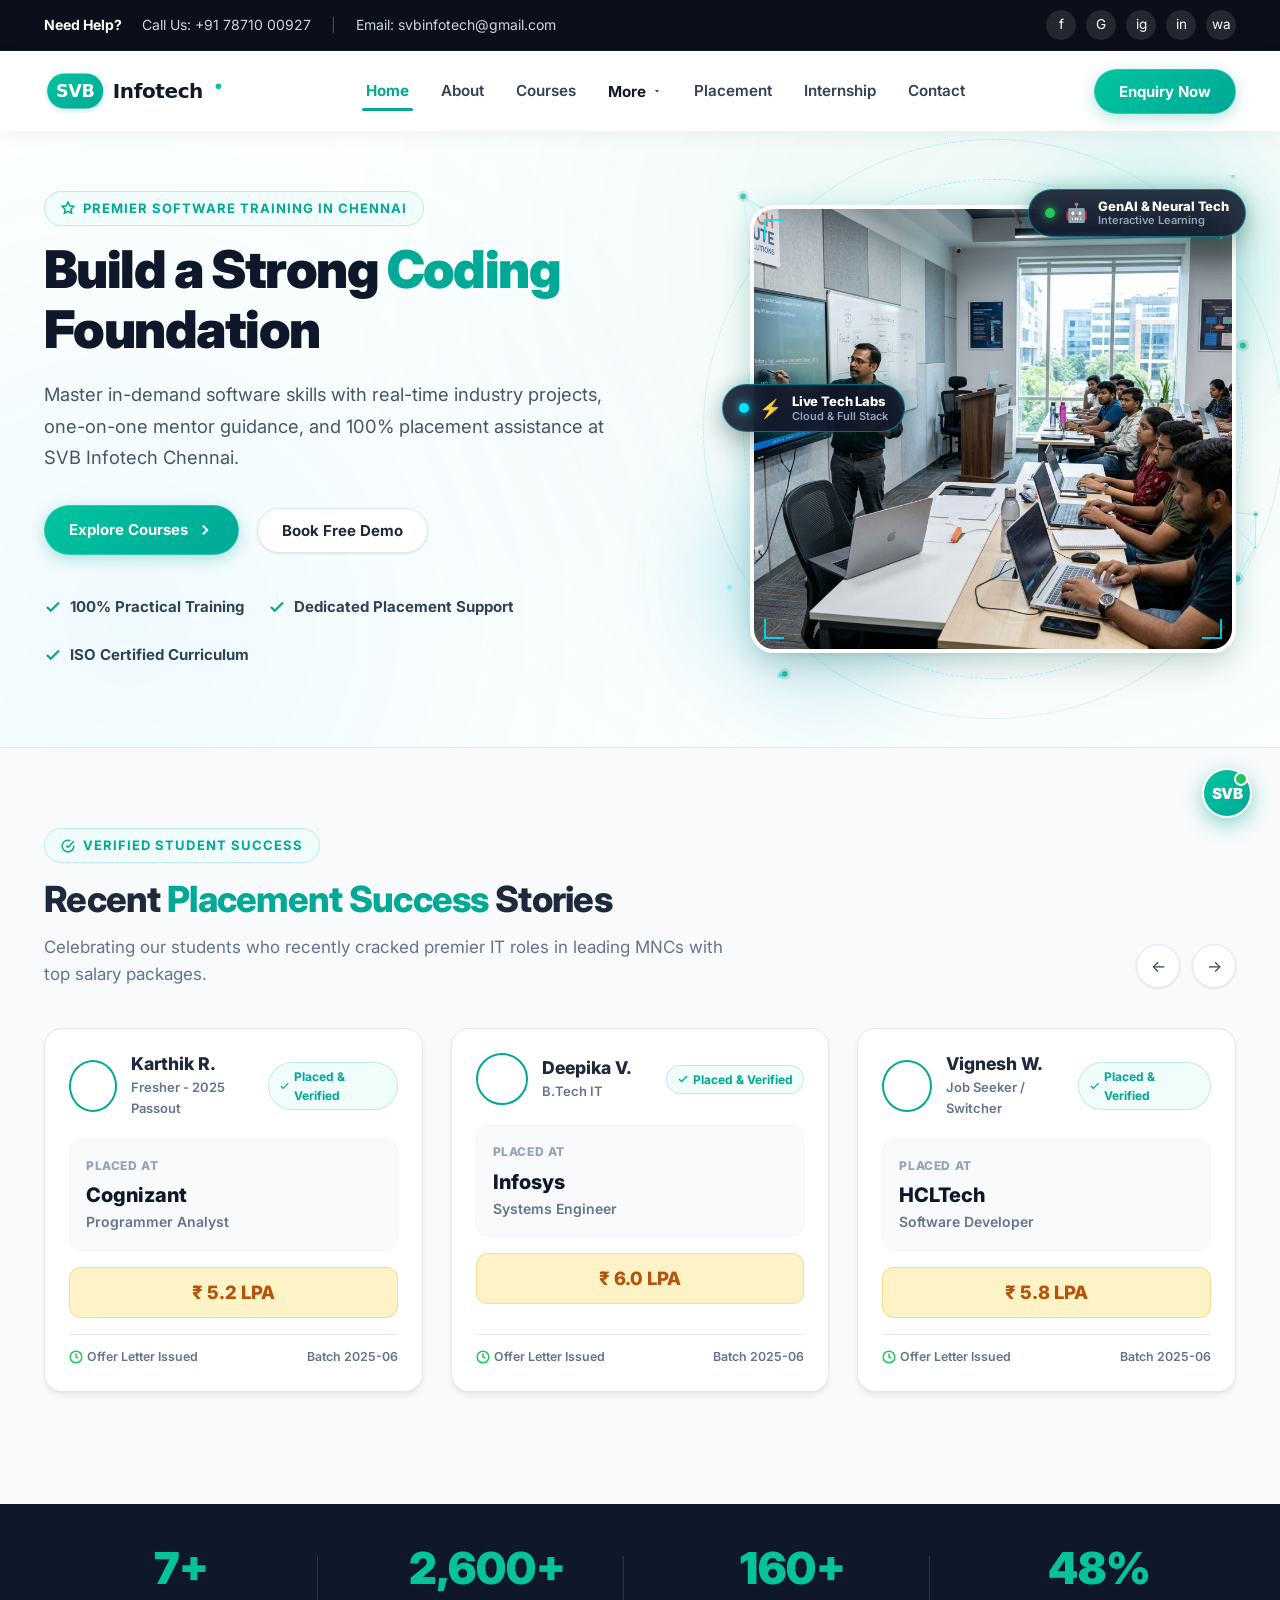
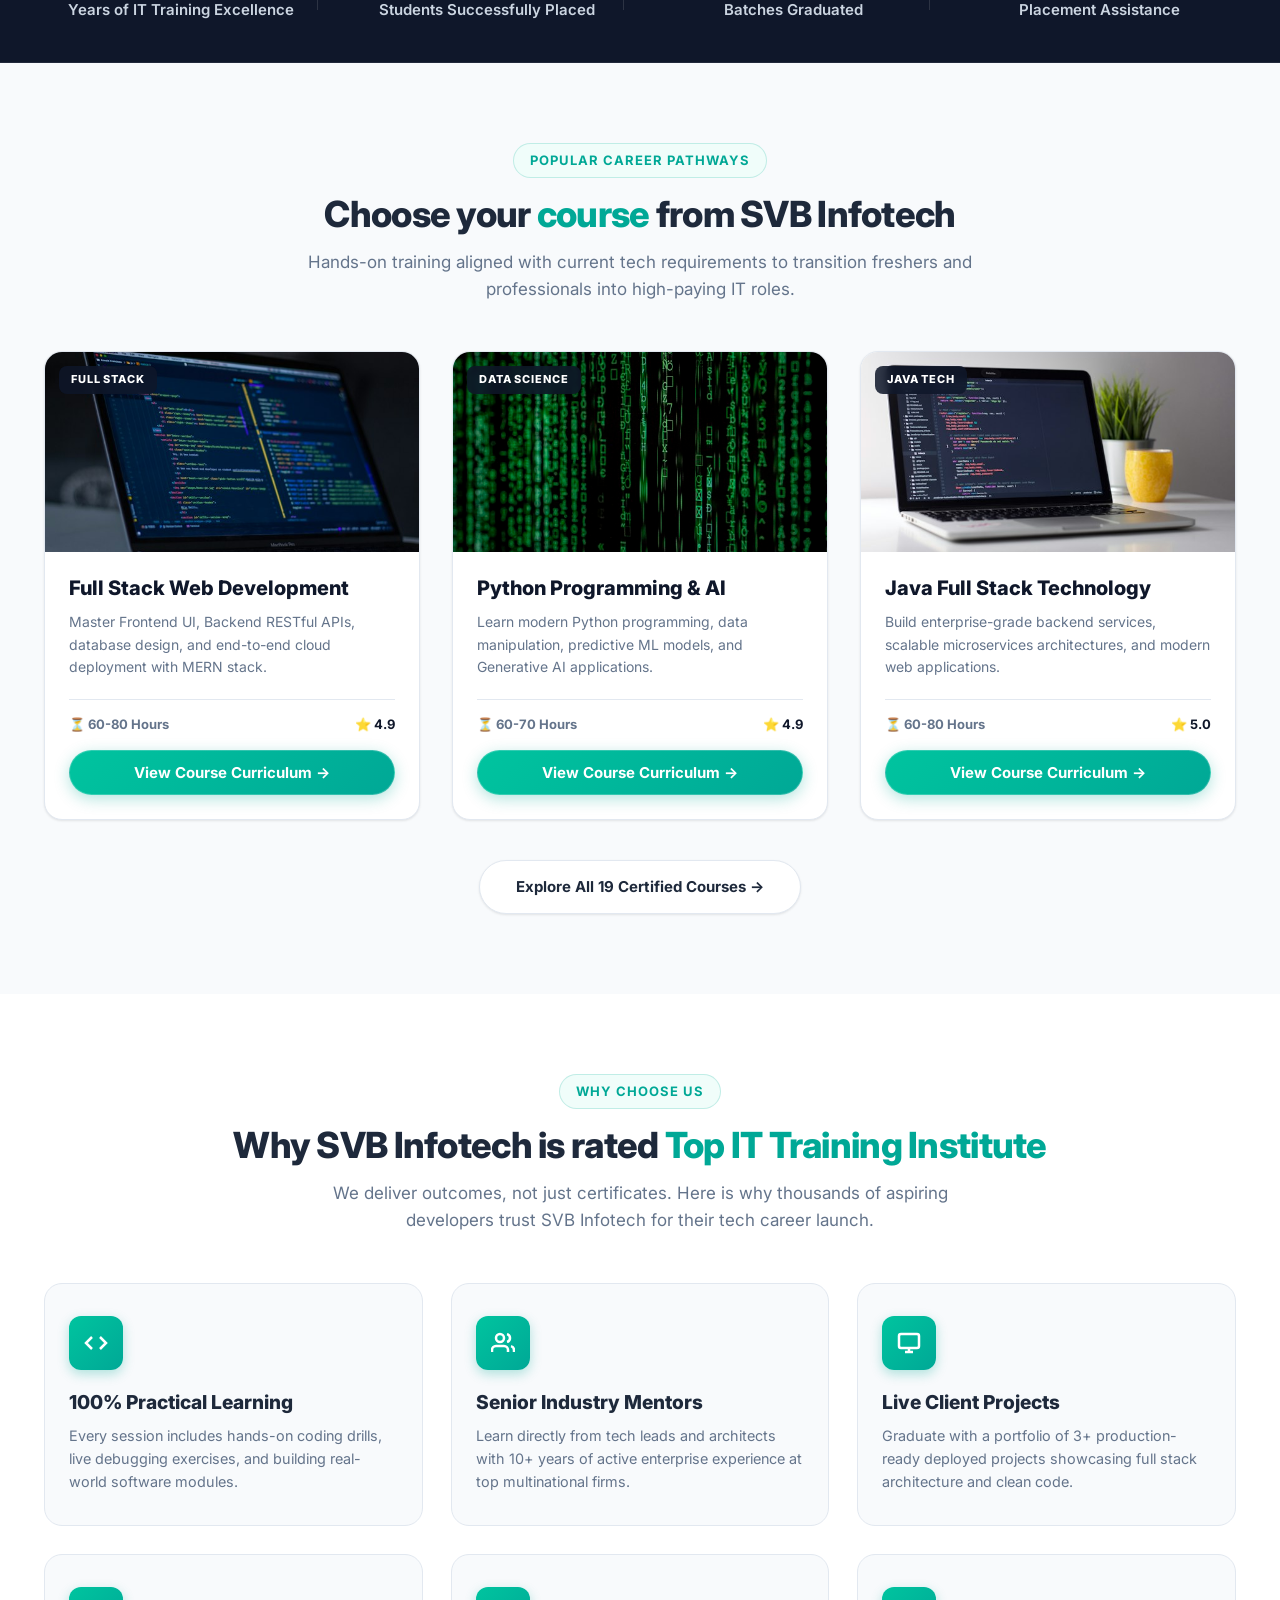
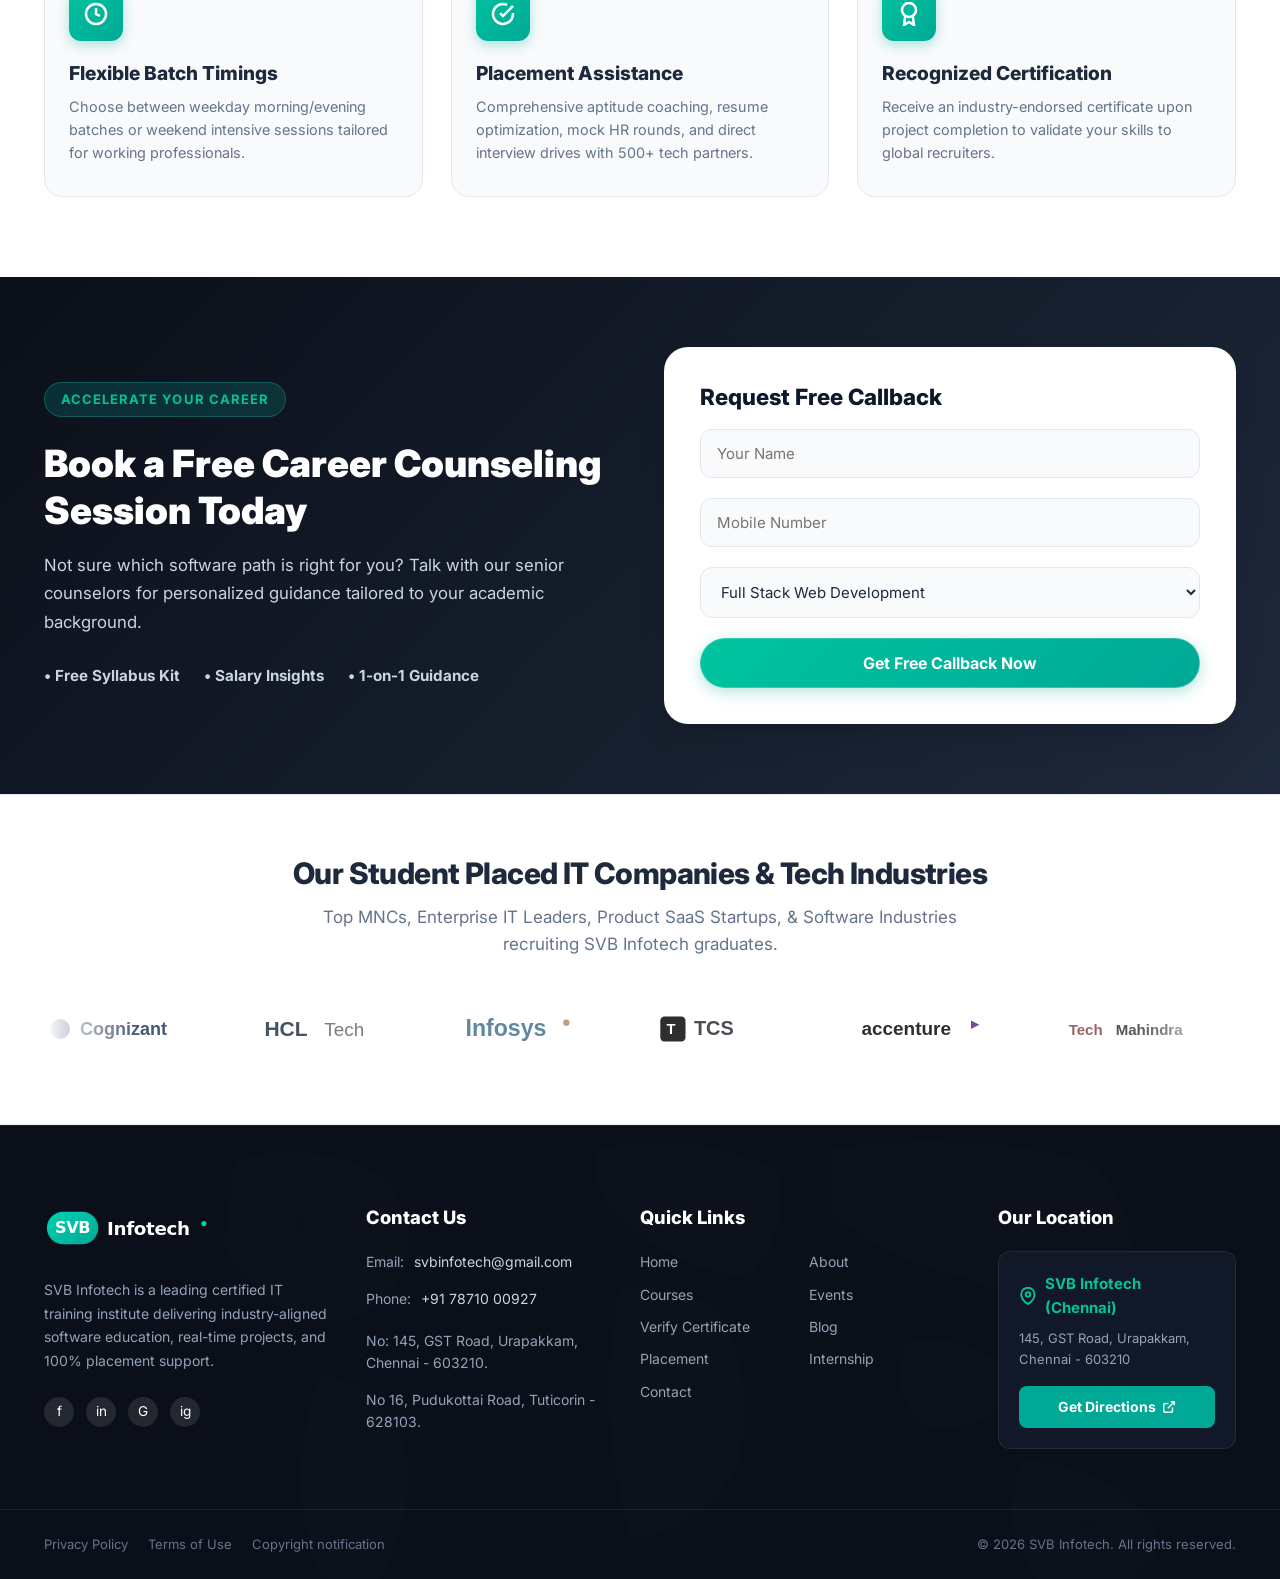
<file: index.html>
<!DOCTYPE html>
<html lang="en">
<head>
  <meta charset="UTF-8">
  <meta name="viewport" content="width=device-width, initial-scale=1.0">
  <title>SVB Infotech | Premier Certified IT Training & Placement Institute Chennai</title>
  
  <!-- SEO Meta Tags -->
  <meta name="description" content="SVB Infotech is a leading certified IT training institute in Chennai & Tuticorin. Master Full Stack, Python, Java, Data Analytics, Cloud & AI with 100% placement assistance.">
  <meta name="keywords" content="SVB Infotech, IT training institute Chennai, software training Urapakkam, Full Stack development, Python AI coaching, placement assistance Chennai">
  <meta name="author" content="SVB Infotech">
  <link rel="canonical" href="index.html">

  <!-- Open Graph -->
  <meta property="og:title" content="SVB Infotech | Premier Certified IT Training Institute">
  <meta property="og:description" content="Build a strong coding foundation with industry experts, live projects, and 100% placement assistance.">
  <meta property="og:image" content="assets/images/hero_tech_training.jpg">
  <meta property="og:type" content="website">

  <!-- Favicon -->
  <link rel="icon" type="image/svg+xml" href="assets/images/favicon.svg">

  <!-- Google Fonts -->
  <link rel="preconnect" href="https://fonts.googleapis.com">
  <link rel="preconnect" href="https://fonts.gstatic.com" crossorigin>
  <link href="https://fonts.googleapis.com/css2?family=Inter:wght@400;500;600;700;800;900&display=swap" rel="stylesheet">

  <!-- Stylesheets -->
  <link rel="stylesheet" href="assets/css/style.css">
  <link rel="stylesheet" href="assets/css/responsive.css">

  <!-- Schema.org Structured Data -->
  <script type="application/ld+json">
  {
    "@context": "https://schema.org",
    "@type": "EducationalOrganization",
    "name": "SVB Infotech",
    "url": "https://www.svbinfotech.com",
    "logo": "assets/images/logo.svg",
    "description": "Leading certified IT training institute in Chennai offering software courses with 100% placement support.",
    "telephone": "+91 78710 00927",
    "email": "svbinfotech@gmail.com",
    "address": {
      "@type": "PostalAddress",
      "streetAddress": "No 145, GST Road, Urapakkam",
      "addressLocality": "Chennai",
      "postalCode": "603210",
      "addressCountry": "IN"
    }
  }
  </script>
</head>
<body>

  <!-- Top Bar -->
  <div class="top-bar">
    <div class="container top-bar-content">
      <div class="top-bar-contact">
        <span class="help-highlight">Need Help?</span>
        <a href="tel:+917871000927">
          <span>Call Us: +91 78710 00927</span>
        </a>
        <span style="opacity: 0.3;">|</span>
        <a href="mailto:svbinfotech@gmail.com">
          <span>Email: svbinfotech@gmail.com</span>
        </a>
      </div>
      <div class="top-bar-social">
        <a href="https://facebook.com" class="social-circle-link" target="_blank" rel="noopener" aria-label="Facebook">f</a>
        <a href="https://google.com" class="social-circle-link" target="_blank" rel="noopener" aria-label="Google">G</a>
        <a href="https://instagram.com" class="social-circle-link" target="_blank" rel="noopener" aria-label="Instagram">ig</a>
        <a href="https://linkedin.com" class="social-circle-link" target="_blank" rel="noopener" aria-label="LinkedIn">in</a>
        <a href="https://wa.me/917871000927" class="social-circle-link" target="_blank" rel="noopener" aria-label="WhatsApp">wa</a>
      </div>
    </div>
  </div>

  <!-- Main Navigation Header -->
  <header class="site-header">
    <div class="container nav-wrapper">
      <a href="index.html" class="brand-logo" aria-label="SVB Infotech Home">
        <img src="assets/images/logo.svg" alt="SVB Infotech Logo">
      </a>

      <nav class="desktop-nav-menu" aria-label="Main Navigation">
        <a href="index.html" class="nav-link active">Home</a>
        <a href="about.html" class="nav-link">About</a>
        <a href="courses.html" class="nav-link">Courses</a>
        <div class="nav-item-dropdown">
          <button type="button" class="nav-link dropdown-toggle" aria-expanded="false">
            More
            <svg class="dropdown-caret" width="10" height="10" viewBox="0 0 24 24" fill="currentColor">
              <path d="M7 10l5 5 5-5z"/>
            </svg>
          </button>
          <div class="dropdown-menu">
            <a href="events.html" class="dropdown-item">
              <span class="dropdown-item-icon">
                <svg width="18" height="18" viewBox="0 0 24 24" fill="none" stroke="#ef4444" stroke-width="2" stroke-linecap="round" stroke-linejoin="round">
                  <rect x="3" y="4" width="18" height="18" rx="2" ry="2"></rect>
                  <line x1="16" y1="2" x2="16" y2="6"></line>
                  <line x1="8" y1="2" x2="8" y2="6"></line>
                  <line x1="3" y1="10" x2="21" y2="10"></line>
                  <rect x="7" y="14" width="3" height="3" fill="#ef4444" stroke="none"></rect>
                </svg>
              </span>
              <span class="dropdown-item-text">Events</span>
            </a>
            <a href="verify-certificate.html" class="dropdown-item">
              <span class="dropdown-item-icon">
                <svg width="18" height="18" viewBox="0 0 24 24" fill="none" stroke="#00a896" stroke-width="2" stroke-linecap="round" stroke-linejoin="round">
                  <circle cx="12" cy="8" r="6"></circle>
                  <path d="M15.477 12.89 17 22l-5-3-5 3 1.523-9.11"></path>
                </svg>
              </span>
              <span class="dropdown-item-text">Verify Certificate</span>
            </a>
            <a href="blog.html" class="dropdown-item">
              <span class="dropdown-item-icon">
                <svg width="18" height="18" viewBox="0 0 24 24" fill="none" stroke="#6366f1" stroke-width="2" stroke-linecap="round" stroke-linejoin="round">
                  <path d="M4 19.5A2.5 2.5 0 0 1 6.5 17H20"></path>
                  <path d="M6.5 2H20v20H6.5A2.5 2.5 0 0 1 4 19.5v-15A2.5 2.5 0 0 1 6.5 2z"></path>
                </svg>
              </span>
              <span class="dropdown-item-text">Blog</span>
            </a>
          </div>
        </div>
        <a href="placement.html" class="nav-link">Placement</a>
        <a href="internship.html" class="nav-link">Internship</a>
        <a href="contact.html" class="nav-link">Contact</a>
      </nav>

      <div class="header-cta-group">
        <button type="button" class="btn-primary open-enquiry-modal-btn">
          Enquiry Now
        </button>
        <button type="button" class="mobile-menu-toggle" id="mobileMenuToggle" aria-label="Toggle navigation menu">
          <span></span>
          <span></span>
          <span></span>
        </button>
      </div>
    </div>
  </header>

  <!-- Mobile Drawer -->
  <div class="mobile-drawer-overlay" id="mobileDrawerOverlay"></div>
  <aside class="mobile-drawer" id="mobileDrawer">
    <a href="index.html" class="brand-logo" style="margin-bottom: 20px;">
      <img src="assets/images/logo.svg" alt="SVB Infotech Logo">
    </a>
    <nav class="mobile-nav-links">
      <a href="index.html" class="active">Home</a>
      <a href="about.html">About</a>
      <a href="courses.html">Courses</a>
      <div class="mobile-dropdown-group">
        <button type="button" class="mobile-dropdown-toggle" aria-expanded="false">
          <span>More</span>
          <svg class="mobile-caret" width="14" height="14" viewBox="0 0 24 24" fill="currentColor">
            <path d="M7 10l5 5 5-5z"/>
          </svg>
        </button>
        <div class="mobile-submenu">
          <a href="events.html" class="mobile-sublink">
            <svg width="16" height="16" viewBox="0 0 24 24" fill="none" stroke="#ef4444" stroke-width="2" stroke-linecap="round" stroke-linejoin="round">
              <rect x="3" y="4" width="18" height="18" rx="2" ry="2"></rect>
              <line x1="16" y1="2" x2="16" y2="6"></line>
              <line x1="8" y1="2" x2="8" y2="6"></line>
              <line x1="3" y1="10" x2="21" y2="10"></line>
              <rect x="7" y="14" width="3" height="3" fill="#ef4444" stroke="none"></rect>
            </svg>
            <span>Events</span>
          </a>
          <a href="verify-certificate.html" class="mobile-sublink">
            <svg width="16" height="16" viewBox="0 0 24 24" fill="none" stroke="#00a896" stroke-width="2" stroke-linecap="round" stroke-linejoin="round">
              <circle cx="12" cy="8" r="6"></circle>
              <path d="M15.477 12.89 17 22l-5-3-5 3 1.523-9.11"></path>
            </svg>
            <span>Verify Certificate</span>
          </a>
          <a href="blog.html" class="mobile-sublink">
            <svg width="16" height="16" viewBox="0 0 24 24" fill="none" stroke="#6366f1" stroke-width="2" stroke-linecap="round" stroke-linejoin="round">
              <path d="M4 19.5A2.5 2.5 0 0 1 6.5 17H20"></path>
              <path d="M6.5 2H20v20H6.5A2.5 2.5 0 0 1 4 19.5v-15A2.5 2.5 0 0 1 6.5 2z"></path>
            </svg>
            <span>Blog</span>
          </a>
        </div>
      </div>
      <a href="placement.html">Placement</a>
      <a href="internship.html">Internship</a>
      <a href="contact.html">Contact</a>
    </nav>
    <div style="margin-top: auto; display: flex; flex-direction: column; gap: 14px;">
      <button type="button" class="btn-primary open-enquiry-modal-btn" style="width: 100%;">Enquiry Now</button>
      <a href="tel:+917871000927" class="btn-secondary" style="width: 100%; text-align: center;">Call +91 78710 00927</a>
    </div>
  </aside>

  <!-- Main Content -->
  <main>
    
    <!-- Hero Banner -->
    <section class="hero-section">
      <div class="container hero-grid">
        
        <!-- Left Hero Content -->
        <div class="hero-content">
          <span class="section-tag">
            <svg viewBox="0 0 24 24" fill="none" stroke="currentColor" stroke-width="2.5"><polygon points="12 2 15.09 8.26 22 9.27 17 14.14 18.18 21.02 12 17.77 5.82 21.02 7 14.14 2 9.27 8.91 8.26 12 2"></polygon></svg>
            PREMIER SOFTWARE TRAINING IN CHENNAI
          </span>

          <h1>
            Build a Strong <span class="highlight-teal">Coding</span> Foundation
          </h1>

          <p>
            Master in-demand software skills with real-time industry projects, one-on-one mentor guidance, and 100% placement assistance at SVB Infotech Chennai.
          </p>

          <div class="hero-actions">
            <a href="courses.html" class="btn-primary">
              Explore Courses
              <svg width="18" height="18" viewBox="0 0 24 24" fill="none" stroke="currentColor" stroke-width="2.5"><polyline points="9 18 15 12 9 6"></polyline></svg>
            </a>
            <button type="button" class="btn-secondary open-enquiry-modal-btn">
              Book Free Demo
            </button>
          </div>

          <div class="hero-features-list">
            <div class="hero-feature-item">
              <svg width="18" height="18" viewBox="0 0 24 24" fill="none" stroke="currentColor" stroke-width="3"><polyline points="20 6 9 17 4 12"></polyline></svg>
              <span>100% Practical Training</span>
            </div>
            <div class="hero-feature-item">
              <svg width="18" height="18" viewBox="0 0 24 24" fill="none" stroke="currentColor" stroke-width="3"><polyline points="20 6 9 17 4 12"></polyline></svg>
              <span>Dedicated Placement Support</span>
            </div>
            <div class="hero-feature-item">
              <svg width="18" height="18" viewBox="0 0 24 24" fill="none" stroke="currentColor" stroke-width="3"><polyline points="20 6 9 17 4 12"></polyline></svg>
              <span>ISO Certified Curriculum</span>
            </div>
          </div>
        </div>

        <!-- Right Hero Visual Showcase with Tech & AI Background Animation -->
        <div class="hero-image-card">
          <!-- Animated Tech AI Particle Canvas & Ambient Aura -->
          <div class="hero-ai-backdrop">
            <canvas id="heroAiCanvas" class="hero-ai-canvas"></canvas>
            <div class="ai-glow-orb ai-glow-1"></div>
            <div class="ai-glow-orb ai-glow-2"></div>
            <div class="ai-tech-ring ring-1"></div>
            <div class="ai-tech-ring ring-2"></div>
          </div>

          <!-- Floating AI & Tech Badges -->
          <div class="floating-ai-chip top-right">
            <span class="ai-chip-pulse"></span>
            <span class="ai-chip-icon">🤖</span>
            <div class="ai-chip-text">
              <strong>GenAI &amp; Neural Tech</strong>
              <span>Interactive Learning</span>
            </div>
          </div>

          <div class="floating-ai-chip left-middle">
            <span class="ai-chip-pulse cyan"></span>
            <span class="ai-chip-icon">⚡</span>
            <div class="ai-chip-text">
              <strong>Live Tech Labs</strong>
              <span>Cloud &amp; Full Stack</span>
            </div>
          </div>

          <div class="hero-image-wrapper">
            <div class="tech-corner top-left"></div>
            <div class="tech-corner top-right"></div>
            <div class="tech-corner bottom-left"></div>
            <div class="tech-corner bottom-right"></div>
            <img src="assets/images/hero_tech_training.jpg" alt="SVB Infotech Live Coding Classroom">
          </div>

          <div class="floating-hero-badge">
            <div class="badge-number">15+</div>
            <div class="badge-label">Years of<br>IT Excellence</div>
          </div>
        </div>

      </div>
    </section>

    <!-- Placement Stories Carousel Section -->
    <section class="placement-stories-section">
      <div class="container">
        
        <div class="carousel-header-wrapper">
          <div>
            <span class="section-tag">
              <svg viewBox="0 0 24 24" fill="none" stroke="currentColor" stroke-width="2.5"><path d="M22 11.08V12a10 10 0 1 1-5.93-9.14"></path><polyline points="22 4 12 14.01 9 11.01"></polyline></svg>
              VERIFIED STUDENT SUCCESS
            </span>
            <h2 class="section-title">Recent <span class="text-teal">Placement Success</span> Stories</h2>
            <p class="section-subtitle" style="margin-bottom: 0;">
              Celebrating our students who recently cracked premier IT roles in leading MNCs with top salary packages.
            </p>
          </div>
          <div class="carousel-controls">
            <button type="button" class="carousel-btn" id="placementPrevBtn" aria-label="Previous Stories">&larr;</button>
            <button type="button" class="carousel-btn" id="placementNextBtn" aria-label="Next Stories">&rarr;</button>
          </div>
        </div>

        <!-- Dynamic Carousel Container -->
        <div class="placement-cards-grid" id="placementCardsContainer">
          <!-- Populated by main.js -->
        </div>

        <div style="display: flex; justify-content: center; gap: 8px; margin-top: 32px;" id="placementDotsContainer"></div>

      </div>
    </section>

    <!-- Stat Counter Bar -->
    <section class="stat-counter-bar">
      <div class="container">
        <div class="stat-grid">
          
          <div class="stat-item">
            <div class="stat-number counter-value" data-target="15" data-suffix="+">15+</div>
            <div class="stat-label">Years of IT Training Excellence</div>
          </div>

          <div class="stat-item">
            <div class="stat-number counter-value" data-target="5200" data-suffix="+">5,200+</div>
            <div class="stat-label">Students Successfully Placed</div>
          </div>

          <div class="stat-item">
            <div class="stat-number counter-value" data-target="320" data-suffix="+">320+</div>
            <div class="stat-label">Batches Graduated</div>
          </div>

          <div class="stat-item">
            <div class="stat-number counter-value" data-target="100" data-suffix="%">100%</div>
            <div class="stat-label">Placement Assistance</div>
          </div>

        </div>
      </div>
    </section>

    <!-- Choose Your Course Section -->
    <section class="courses-showcase-section" style="background-color: #f8fafc;">
      <div class="container">
        
        <div style="text-align: center; margin-bottom: 48px;">
          <span class="section-tag">POPULAR CAREER PATHWAYS</span>
          <h2 class="section-title">Choose your <span class="text-teal">course</span> from SVB Infotech</h2>
          <p class="section-subtitle section-subtitle-centered">
            Hands-on training aligned with current tech requirements to transition freshers and professionals into high-paying IT roles.
          </p>
        </div>

        <!-- Top 3 Signature Courses -->
        <div class="courses-grid-layout" style="margin-bottom: 40px;">
          
          <!-- Full Stack -->
          <article class="course-card-item">
            <div class="course-thumbnail-box">
              <img src="assets/images/course_fullstack.jpg" alt="Full Stack Web Development">
              <span class="course-category-tag">FULL STACK</span>
            </div>
            <div class="course-card-body">
              <h3>Full Stack Web Development</h3>
              <p>Master Frontend UI, Backend RESTful APIs, database design, and end-to-end cloud deployment with MERN stack.</p>
              <div class="course-card-meta">
                <span class="course-duration">⏳ 60-80 Hours</span>
                <span class="course-rating">⭐ 4.9</span>
              </div>
              <button type="button" class="btn-primary" onclick="openCourseDetails('full-stack-web-development')" style="width: 100%;">
                View Course Curriculum &rarr;
              </button>
            </div>
          </article>

          <!-- Python AI -->
          <article class="course-card-item">
            <div class="course-thumbnail-box">
              <img src="assets/images/course_python.jpg" alt="Python Programming & AI">
              <span class="course-category-tag">DATA SCIENCE</span>
            </div>
            <div class="course-card-body">
              <h3>Python Programming &amp; AI</h3>
              <p>Learn modern Python programming, data manipulation, predictive ML models, and Generative AI applications.</p>
              <div class="course-card-meta">
                <span class="course-duration">⏳ 60-70 Hours</span>
                <span class="course-rating">⭐ 4.9</span>
              </div>
              <button type="button" class="btn-primary" onclick="openCourseDetails('python-programming-ai')" style="width: 100%;">
                View Course Curriculum &rarr;
              </button>
            </div>
          </article>

          <!-- Java Full Stack -->
          <article class="course-card-item">
            <div class="course-thumbnail-box">
              <img src="assets/images/course_java.jpg" alt="Java Full Stack Technology">
              <span class="course-category-tag">JAVA TECH</span>
            </div>
            <div class="course-card-body">
              <h3>Java Full Stack Technology</h3>
              <p>Build enterprise-grade backend services, scalable microservices architectures, and modern web applications.</p>
              <div class="course-card-meta">
                <span class="course-duration">⏳ 60-80 Hours</span>
                <span class="course-rating">⭐ 5.0</span>
              </div>
              <button type="button" class="btn-primary" onclick="openCourseDetails('java-full-stack-technology')" style="width: 100%;">
                View Course Curriculum &rarr;
              </button>
            </div>
          </article>

        </div>

        <div style="text-align: center;">
          <a href="courses.html" class="btn-secondary" style="padding: 14px 36px;">
            Explore All 19 Certified Courses &rarr;
          </a>
        </div>

      </div>
    </section>

    <!-- Why SVB Infotech Section -->
    <section style="padding: 80px 0; background-color: #ffffff;">
      <div class="container">
        
        <div style="text-align: center; margin-bottom: 48px;">
          <span class="section-tag">WHY CHOOSE US</span>
          <h2 class="section-title">Why SVB Infotech is rated <span class="text-teal">Top IT Training Institute</span></h2>
          <p class="section-subtitle section-subtitle-centered">
            We deliver outcomes, not just certificates. Here is why thousands of aspiring developers trust SVB Infotech for their tech career launch.
          </p>
        </div>

        <div class="objectives-tri-grid">
          
          <div class="objective-item-card">
            <div class="objective-icon-bubble">
              <svg width="24" height="24" viewBox="0 0 24 24" fill="none" stroke="currentColor" stroke-width="2.5"><polyline points="16 18 22 12 16 6"></polyline><polyline points="8 6 2 12 8 18"></polyline></svg>
            </div>
            <h4>100% Practical Learning</h4>
            <p>Every session includes hands-on coding drills, live debugging exercises, and building real-world software modules.</p>
          </div>

          <div class="objective-item-card">
            <div class="objective-icon-bubble">
              <svg width="24" height="24" viewBox="0 0 24 24" fill="none" stroke="currentColor" stroke-width="2.5"><path d="M17 21v-2a4 4 0 0 0-4-4H5a4 4 0 0 0-4 4v2"></path><circle cx="9" cy="7" r="4"></circle><path d="M23 21v-2a4 4 0 0 0-3-3.87"></path><path d="M16 3.13a4 4 0 0 1 0 7.75"></path></svg>
            </div>
            <h4>Senior Industry Mentors</h4>
            <p>Learn directly from tech leads and architects with 10+ years of active enterprise experience at top multinational firms.</p>
          </div>

          <div class="objective-item-card">
            <div class="objective-icon-bubble">
              <svg width="24" height="24" viewBox="0 0 24 24" fill="none" stroke="currentColor" stroke-width="2.5"><rect x="2" y="3" width="20" height="14" rx="2" ry="2"></rect><line x1="8" y1="21" x2="16" y2="21"></line><line x1="12" y1="17" x2="12" y2="21"></line></svg>
            </div>
            <h4>Live Client Projects</h4>
            <p>Graduate with a portfolio of 3+ production-ready deployed projects showcasing full stack architecture and clean code.</p>
          </div>

          <div class="objective-item-card">
            <div class="objective-icon-bubble">
              <svg width="24" height="24" viewBox="0 0 24 24" fill="none" stroke="currentColor" stroke-width="2.5"><circle cx="12" cy="12" r="10"></circle><polyline points="12 6 12 12 16 14"></polyline></svg>
            </div>
            <h4>Flexible Batch Timings</h4>
            <p>Choose between weekday morning/evening batches or weekend intensive sessions tailored for working professionals.</p>
          </div>

          <div class="objective-item-card">
            <div class="objective-icon-bubble">
              <svg width="24" height="24" viewBox="0 0 24 24" fill="none" stroke="currentColor" stroke-width="2.5"><path d="M22 11.08V12a10 10 0 1 1-5.93-9.14"></path><polyline points="22 4 12 14.01 9 11.01"></polyline></svg>
            </div>
            <h4>Placement Assistance</h4>
            <p>Comprehensive aptitude coaching, resume optimization, mock HR rounds, and direct interview drives with 500+ tech partners.</p>
          </div>

          <div class="objective-item-card">
            <div class="objective-icon-bubble">
              <svg width="24" height="24" viewBox="0 0 24 24" fill="none" stroke="currentColor" stroke-width="2.5"><circle cx="12" cy="8" r="7"></circle><polyline points="8.21 13.89 7 23 12 20 17 23 15.79 13.88"></polyline></svg>
            </div>
            <h4>Recognized Certification</h4>
            <p>Receive an industry-endorsed certificate upon project completion to validate your skills to global recruiters.</p>
          </div>

        </div>

      </div>
    </section>

    <!-- Quick Lead Capture Banner -->
    <section style="background: linear-gradient(135deg, #0b0f19 0%, #1e293b 100%); color: #ffffff; padding: 70px 0; position: relative;">
      <div class="container quick-lead-grid">
        
        <div>
          <span class="section-tag" style="background: rgba(0, 168, 150, 0.2); color: #00c49f; border-color: rgba(0, 168, 150, 0.4);">
            ACCELERATE YOUR CAREER
          </span>
          <h2 style="font-size: 2.35rem; color: #ffffff; margin-top: 10px; margin-bottom: 16px; font-weight: 900;">
            Book a Free Career Counseling Session Today
          </h2>
          <p style="color: #cbd5e1; font-size: 1.05rem; line-height: 1.7; margin-bottom: 28px;">
            Not sure which software path is right for you? Talk with our senior counselors for personalized guidance tailored to your academic background.
          </p>
          <div style="display: flex; gap: 24px; color: #cbd5e1; font-size: 0.95rem; font-weight: 700;">
            <div>&bull; Free Syllabus Kit</div>
            <div>&bull; Salary Insights</div>
            <div>&bull; 1-on-1 Guidance</div>
          </div>
        </div>

        <!-- Quick Form Box -->
        <div style="background: #ffffff; color: #0f172a; padding: 36px; border-radius: var(--radius-xl); box-shadow: var(--shadow-xl);">
          <h3 style="font-size: 1.4rem; font-weight: 800; margin-bottom: 18px; color: #0f172a;">Request Free Callback</h3>
          <form id="homeQuickEnquiryForm">
            <div class="form-group">
              <input type="text" name="name" class="form-control" placeholder="Your Name" required>
            </div>
            <div class="form-group">
              <input type="tel" name="phone" class="form-control" placeholder="Mobile Number" required>
            </div>
            <div class="form-group">
              <select name="course" class="form-control">
                <option value="Full Stack Web Development">Full Stack Web Development</option>
                <option value="Python Programming & AI">Python Programming & AI</option>
                <option value="Java Full Stack Technology">Java Full Stack Technology</option>
                <option value="Data Analytics & Power BI">Data Analytics & Power BI</option>
                <option value="Cloud Computing & DevOps">Cloud Computing & DevOps</option>
                <option value="UI/UX Design & Prototyping">UI/UX Design & Prototyping</option>
              </select>
            </div>
            <button type="submit" class="btn-primary" style="width: 100%; padding: 14px; font-size: 1rem;">
              Get Free Callback Now
            </button>
          </form>
        </div>

      </div>
    </section>

    <!-- Student Placed Companies Logo Scroller -->
    <section class="hiring-partners-section">
      <div class="container">
        <div style="text-align: center; margin-bottom: 30px;">
          <h2 class="section-title" style="font-size: 1.85rem;">Our Student Placed IT Companies &amp; Tech Industries</h2>
          <p class="section-subtitle section-subtitle-centered">
            Top MNCs, Enterprise IT Leaders, Product SaaS Startups, &amp; Software Industries recruiting SVB Infotech graduates.
          </p>
        </div>

        <div class="logo-marquee-slider" aria-label="Hiring Partners Slider">
          <div class="logo-marquee-track">
            <!-- Set 1 -->
            <img src="assets/images/logo_cognizant.svg" alt="Cognizant" class="partner-logo-item">
            <img src="assets/images/logo_hcltech.svg" alt="HCL Tech" class="partner-logo-item">
            <img src="assets/images/logo_infosys.svg" alt="Infosys" class="partner-logo-item">
            <img src="assets/images/logo_tcs.svg" alt="TCS" class="partner-logo-item">
            <img src="assets/images/logo_accenture.svg" alt="Accenture" class="partner-logo-item">
            <img src="assets/images/logo_techmahindra.svg" alt="Tech Mahindra" class="partner-logo-item">
            <img src="assets/images/logo_wipro.svg" alt="Wipro" class="partner-logo-item">
            <img src="assets/images/logo_capgemini.svg" alt="Capgemini" class="partner-logo-item">
            <img src="assets/images/logo_zoho.svg" alt="Zoho Corporation" class="partner-logo-item">
            <img src="assets/images/logo_ibm.svg" alt="IBM" class="partner-logo-item">
            <img src="assets/images/logo_amazon.svg" alt="Amazon" class="partner-logo-item">
            <img src="assets/images/logo_hexaware.svg" alt="Hexaware" class="partner-logo-item">
            <!-- Set 2 (for seamless loop) -->
            <img src="assets/images/logo_cognizant.svg" alt="Cognizant" class="partner-logo-item">
            <img src="assets/images/logo_hcltech.svg" alt="HCL Tech" class="partner-logo-item">
            <img src="assets/images/logo_infosys.svg" alt="Infosys" class="partner-logo-item">
            <img src="assets/images/logo_tcs.svg" alt="TCS" class="partner-logo-item">
            <img src="assets/images/logo_accenture.svg" alt="Accenture" class="partner-logo-item">
            <img src="assets/images/logo_techmahindra.svg" alt="Tech Mahindra" class="partner-logo-item">
            <img src="assets/images/logo_wipro.svg" alt="Wipro" class="partner-logo-item">
            <img src="assets/images/logo_capgemini.svg" alt="Capgemini" class="partner-logo-item">
            <img src="assets/images/logo_zoho.svg" alt="Zoho Corporation" class="partner-logo-item">
            <img src="assets/images/logo_ibm.svg" alt="IBM" class="partner-logo-item">
            <img src="assets/images/logo_amazon.svg" alt="Amazon" class="partner-logo-item">
            <img src="assets/images/logo_hexaware.svg" alt="Hexaware" class="partner-logo-item">
          </div>
        </div>
      </div>
    </section>

  </main>

  <!-- Site Footer -->
  <footer class="site-footer">
    <div class="footer-map-overlay"></div>
    <div class="container footer-main-grid">
      
      <div class="footer-col">
        <a href="index.html" class="footer-brand-logo">
          <img src="assets/images/logo-white.svg" alt="SVB Infotech Logo">
        </a>
        <p class="footer-about-text">
          SVB Infotech is a leading certified IT training institute delivering industry-aligned software education, real-time projects, and 100% placement support.
        </p>
        <div class="footer-social-links">
          <a href="https://facebook.com" class="social-circle-link" target="_blank" rel="noopener" aria-label="Facebook">f</a>
          <a href="https://linkedin.com" class="social-circle-link" target="_blank" rel="noopener" aria-label="LinkedIn">in</a>
          <a href="https://google.com" class="social-circle-link" target="_blank" rel="noopener" aria-label="Google">G</a>
          <a href="https://instagram.com" class="social-circle-link" target="_blank" rel="noopener" aria-label="Instagram">ig</a>
        </div>
      </div>

      <div class="footer-col">
        <h4>Contact Us</h4>
        <div class="footer-contact-list">
          <div class="footer-contact-item">
            <span>Email:</span>
            <a href="mailto:svbinfotech@gmail.com">svbinfotech@gmail.com</a>
          </div>
          <div class="footer-contact-item">
            <span>Phone:</span>
            <a href="tel:+917871000927">+91 78710 00927</a>
          </div>
          <div class="footer-contact-item" style="margin-top: 6px;">
            <span>No: 145, GST Road, Urapakkam, Chennai - 603210.</span>
          </div>
          <div class="footer-contact-item">
            <span>No 16, Pudukottai Road, Tuticorin - 628103.</span>
          </div>
        </div>
      </div>

      <div class="footer-col">
        <h4>Quick Links</h4>
        <ul class="footer-links-list">
          <li><a href="index.html">Home</a></li>
          <li><a href="about.html">About</a></li>
          <li><a href="courses.html">Courses</a></li>
          <li><a href="events.html">Events</a></li>
          <li><a href="verify-certificate.html">Verify Certificate</a></li>
          <li><a href="blog.html">Blog</a></li>
          <li><a href="placement.html">Placement</a></li>
          <li><a href="internship.html">Internship</a></li>
          <li><a href="contact.html">Contact</a></li>
        </ul>
      </div>

      <div class="footer-col">
        <h4>Our Location</h4>
        <div class="footer-location-card">
          <div class="location-marker-title">
            <svg width="18" height="18" viewBox="0 0 24 24" fill="none" stroke="currentColor" stroke-width="2.5"><path d="M21 10c0 7-9 13-9 13s-9-6-9-13a9 9 0 0 1 18 0z"></path><circle cx="12" cy="10" r="3"></circle></svg>
            <span>SVB Infotech (Chennai)</span>
          </div>
          <p class="location-address">
            145, GST Road, Urapakkam,<br>
            Chennai - 603210
          </p>
          <a href="https://maps.google.com/?q=145+GST+Road+Urapakkam+Chennai" target="_blank" rel="noopener" class="btn-get-directions">
            Get Directions
            <svg width="14" height="14" viewBox="0 0 24 24" fill="none" stroke="currentColor" stroke-width="2.5"><path d="M18 13v6a2 2 0 0 1-2 2H5a2 2 0 0 1-2-2V8a2 2 0 0 1 2-2h6"></path><polyline points="15 3 21 3 21 9"></polyline><line x1="10" y1="14" x2="21" y2="3"></line></svg>
          </a>
        </div>
      </div>

    </div>

    <div class="footer-bottom-bar">
      <div class="container footer-bottom-content">
        <div class="footer-legal-links">
          <a href="javascript:void(0)" onclick="alert('SVB Infotech respects student privacy.')">Privacy Policy</a>
          <a href="javascript:void(0)" onclick="alert('SVB Infotech Terms')">Terms of Use</a>
          <a href="javascript:void(0)" onclick="alert('SVB Infotech Copyright')">Copyright notification</a>
        </div>
        <div>
          &copy; 2026 SVB Infotech. All rights reserved.
        </div>
      </div>
    </div>
  </footer>

  <!-- Floating Action Buttons -->
  <div class="floating-actions-container">
    <button type="button" class="floating-svb-badge" id="chatbotToggleBtn" aria-label="Open SVB AI Assistant Chatbot" title="Chat with SVB AI Assistant">
      <span class="svb-badge-text">SVB</span>
      <span class="floating-online-dot"></span>
      <span class="floating-badge-tooltip">Chat with SVB AI 👋</span>
    </button>
    <button type="button" class="back-to-top-btn" id="backToTopBtn" aria-label="Back to Top">
      <svg width="20" height="20" viewBox="0 0 24 24" fill="none" stroke="currentColor" stroke-width="2.5"><polyline points="18 15 12 9 6 15"></polyline></svg>
    </button>
  </div>

  <!-- Course Detail Modal -->
  <div class="modal-overlay" id="courseDetailModal">
    <div class="modal-box" style="max-width: 720px;">
      <button type="button" class="modal-close-btn" aria-label="Close modal">&times;</button>
      <div id="courseDetailModalBody"></div>
    </div>
  </div>

  <!-- Shared Enquiry Modal -->
  <div class="modal-overlay" id="enquiryModal">
    <div class="modal-box">
      <button type="button" class="modal-close-btn" aria-label="Close modal">&times;</button>
      <div style="margin-bottom: 24px;">
        <span class="section-tag">COURSE ENROLLMENT</span>
        <h3 style="font-size: 1.85rem; font-weight: 900; margin-top: 6px; margin-bottom: 8px;">Enquire &amp; Reserve Seat</h3>
        <p style="font-size: 0.95rem; color: #64748b;">Connect with our course advisor to explore batch schedules, fees, and scholarship availability.</p>
      </div>

      <form id="enquiryModalForm">
        <div class="form-group">
          <label class="form-label">Full Name <span class="req">*</span></label>
          <input type="text" name="name" class="form-control" placeholder="Enter your full name" required>
        </div>

        <div class="form-grid-two">
          <div class="form-group">
            <label class="form-label">Mobile Number <span class="req">*</span></label>
            <input type="tel" name="phone" class="form-control" placeholder="Your WhatsApp / phone" required>
          </div>
          <div class="form-group">
            <label class="form-label">Email Address <span class="req">*</span></label>
            <input type="email" name="email" class="form-control" placeholder="Your active email" required>
          </div>
        </div>

        <div class="form-group">
          <label class="form-label">Course of Interest</label>
          <select name="course" id="enquiryCourseSelect" class="form-control">
            <option value="Full Stack Web Development">Full Stack Web Development</option>
            <option value="Frontend Web Development (2 Months)">Frontend Web Development (2 Months)</option>
            <option value="Backend Web Development">Backend Web Development</option>
            <option value="Software Testing (Manual & Automation)">Software Testing (Manual & Automation)</option>
            <option value="Graphics Design & Creative Media">Graphics Design & Creative Media</option>
            <option value="Office & Business Productivity">Office & Business Productivity</option>
            <option value="UI/UX & Product Design">UI/UX & Product Design</option>
            <option value="Cyber Security & Ethical Hacking">Cyber Security & Ethical Hacking</option>
            <option value="Cloud Computing & DevOps">Cloud Computing & DevOps</option>
            <option value="Mobile App Development (Flutter, React Native, Android)">Mobile App Development (Flutter, React Native, Android)</option>
            <option value="Data Engineering">Data Engineering</option>
            <option value="AI & Emerging Technologies">AI & Emerging Technologies</option>
            <option value="Python Programming & AI">Python Programming & AI</option>
            <option value="Data Analytics & Power BI">Data Analytics & Power BI</option>
            <option value="Java Full Stack Technology">Java Full Stack Technology</option>
            <option value="React.js Web Development">React.js Web Development</option>
            <option value="C & C++ Programming">C & C++ Programming</option>
            <option value="Advanced Excel & Financial Modeling">Advanced Excel & Financial Modeling</option>
            <option value="Computer Fundamentals & MS Office">Computer Fundamentals & MS Office</option>
          </select>
        </div>

        <div class="form-submit-row" style="margin-top: 24px;">
          <button type="submit" class="btn-submit" style="width: 100%;">Submit Course Enquiry</button>
        </div>
      </form>
    </div>
  </div>

  <!-- Scripts -->
  <script src="assets/js/courses-data.js"></script>
  <script src="assets/js/main.js"></script>
</body>
</html>
</file>
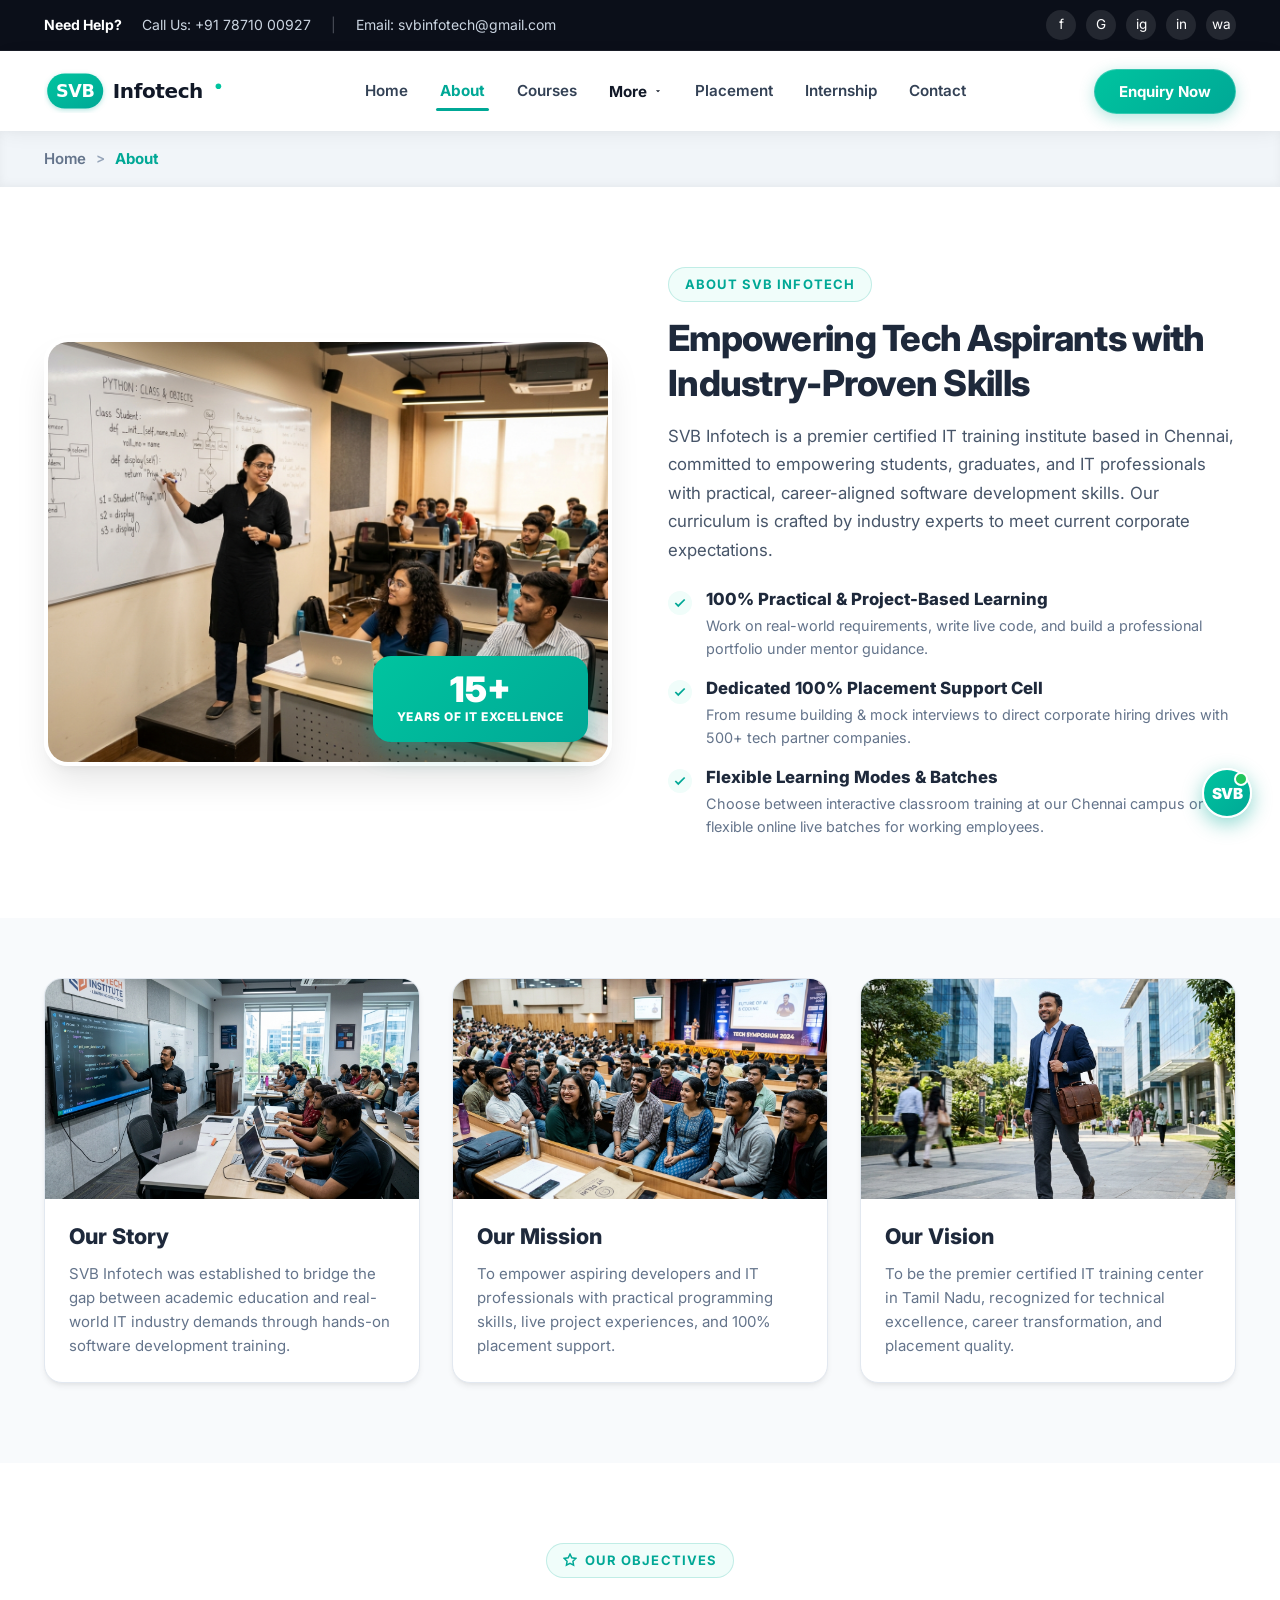
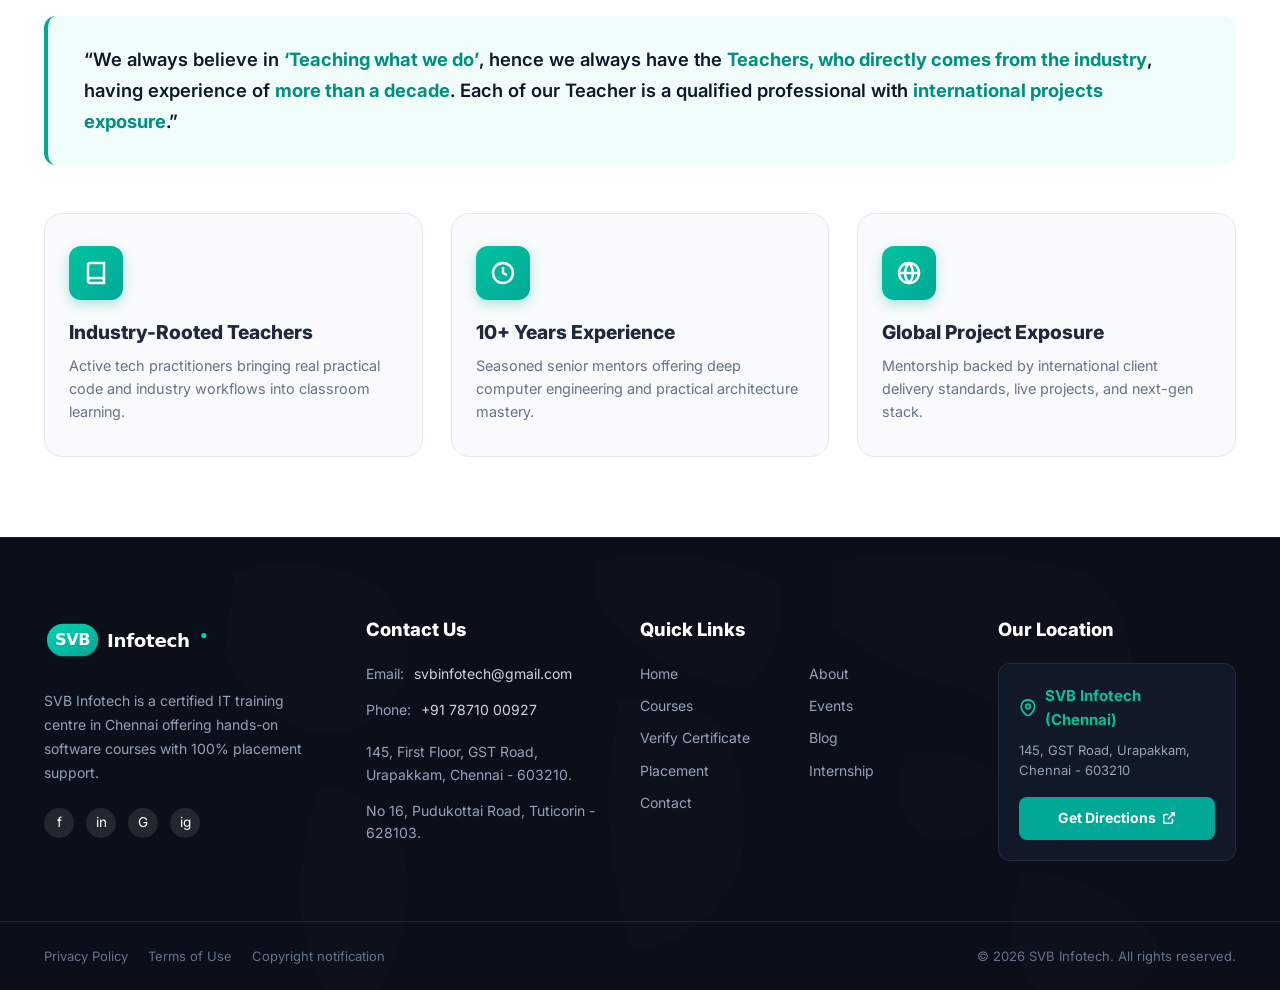
<file: about.html>
<!DOCTYPE html>
<html lang="en">
<head>
  <meta charset="UTF-8">
  <meta name="viewport" content="width=device-width, initial-scale=1.0">
  <title>About Us | SVB Infotech - Certified IT Training Institute Chennai</title>
  
  <!-- SEO Meta Tags -->
  <meta name="description" content="Learn about SVB Infotech, Chennai's top software training institute with 15+ years of excellence, industry-experienced mentors, and 100% placement track record.">
  <meta name="keywords" content="About SVB Infotech, IT training institute Chennai, software mentors Chennai, coding classes Urapakkam, 15 years software excellence">
  <meta name="author" content="SVB Infotech">
  <link rel="canonical" href="about.html">

  <!-- Open Graph -->
  <meta property="og:title" content="About SVB Infotech | Empowering Tech Aspirants">
  <meta property="og:description" content="Bridging academic knowledge with real-world IT industry demands through practical project-based software education.">
  <meta property="og:image" content="assets/images/about_classroom.jpg">
  <meta property="og:type" content="website">

  <!-- Favicon -->
  <link rel="icon" type="image/svg+xml" href="assets/images/favicon.svg">

  <!-- Google Fonts -->
  <link rel="preconnect" href="https://fonts.googleapis.com">
  <link rel="preconnect" href="https://fonts.gstatic.com" crossorigin>
  <link href="https://fonts.googleapis.com/css2?family=Inter:wght@400;500;600;700;800;900&display=swap" rel="stylesheet">

  <!-- Stylesheets -->
  <link rel="stylesheet" href="assets/css/style.css">
  <link rel="stylesheet" href="assets/css/responsive.css">
</head>
<body>

  <!-- Top Bar -->
  <div class="top-bar">
    <div class="container top-bar-content">
      <div class="top-bar-contact">
        <span class="help-highlight">Need Help?</span>
        <a href="tel:+917871000927">
          <span>Call Us: +91 78710 00927</span>
        </a>
        <span style="opacity: 0.3;">|</span>
        <a href="mailto:svbinfotech@gmail.com">
          <span>Email: svbinfotech@gmail.com</span>
        </a>
      </div>
      <div class="top-bar-social">
        <a href="https://facebook.com" class="social-circle-link" target="_blank" rel="noopener" aria-label="Facebook">f</a>
        <a href="https://google.com" class="social-circle-link" target="_blank" rel="noopener" aria-label="Google">G</a>
        <a href="https://instagram.com" class="social-circle-link" target="_blank" rel="noopener" aria-label="Instagram">ig</a>
        <a href="https://linkedin.com" class="social-circle-link" target="_blank" rel="noopener" aria-label="LinkedIn">in</a>
        <a href="https://wa.me/917871000927" class="social-circle-link" target="_blank" rel="noopener" aria-label="WhatsApp">wa</a>
      </div>
    </div>
  </div>

  <!-- Main Navigation Header -->
  <header class="site-header">
    <div class="container nav-wrapper">
      <a href="index.html" class="brand-logo" aria-label="SVB Infotech Home">
        <img src="assets/images/logo.svg" alt="SVB Infotech Logo">
      </a>

      <nav class="desktop-nav-menu" aria-label="Main Navigation">
        <a href="index.html" class="nav-link">Home</a>
        <a href="about.html" class="nav-link active">About</a>
        <a href="courses.html" class="nav-link">Courses</a>
        <div class="nav-item-dropdown">
          <button type="button" class="nav-link dropdown-toggle" aria-expanded="false">
            More
            <svg class="dropdown-caret" width="10" height="10" viewBox="0 0 24 24" fill="currentColor">
              <path d="M7 10l5 5 5-5z"/>
            </svg>
          </button>
          <div class="dropdown-menu">
            <a href="events.html" class="dropdown-item">
              <span class="dropdown-item-icon">
                <svg width="18" height="18" viewBox="0 0 24 24" fill="none" stroke="#ef4444" stroke-width="2" stroke-linecap="round" stroke-linejoin="round">
                  <rect x="3" y="4" width="18" height="18" rx="2" ry="2"></rect>
                  <line x1="16" y1="2" x2="16" y2="6"></line>
                  <line x1="8" y1="2" x2="8" y2="6"></line>
                  <line x1="3" y1="10" x2="21" y2="10"></line>
                  <rect x="7" y="14" width="3" height="3" fill="#ef4444" stroke="none"></rect>
                </svg>
              </span>
              <span class="dropdown-item-text">Events</span>
            </a>
            <a href="verify-certificate.html" class="dropdown-item">
              <span class="dropdown-item-icon">
                <svg width="18" height="18" viewBox="0 0 24 24" fill="none" stroke="#00a896" stroke-width="2" stroke-linecap="round" stroke-linejoin="round">
                  <circle cx="12" cy="8" r="6"></circle>
                  <path d="M15.477 12.89 17 22l-5-3-5 3 1.523-9.11"></path>
                </svg>
              </span>
              <span class="dropdown-item-text">Verify Certificate</span>
            </a>
            <a href="blog.html" class="dropdown-item">
              <span class="dropdown-item-icon">
                <svg width="18" height="18" viewBox="0 0 24 24" fill="none" stroke="#6366f1" stroke-width="2" stroke-linecap="round" stroke-linejoin="round">
                  <path d="M4 19.5A2.5 2.5 0 0 1 6.5 17H20"></path>
                  <path d="M6.5 2H20v20H6.5A2.5 2.5 0 0 1 4 19.5v-15A2.5 2.5 0 0 1 6.5 2z"></path>
                </svg>
              </span>
              <span class="dropdown-item-text">Blog</span>
            </a>
          </div>
        </div>
        <a href="placement.html" class="nav-link">Placement</a>
        <a href="internship.html" class="nav-link">Internship</a>
        <a href="contact.html" class="nav-link">Contact</a>
      </nav>

      <div class="header-cta-group">
        <button type="button" class="btn-primary open-enquiry-modal-btn">
          Enquiry Now
        </button>
        <button type="button" class="mobile-menu-toggle" id="mobileMenuToggle" aria-label="Toggle navigation menu">
          <span></span>
          <span></span>
          <span></span>
        </button>
      </div>
    </div>
  </header>

  <!-- Mobile Drawer -->
  <div class="mobile-drawer-overlay" id="mobileDrawerOverlay"></div>
  <aside class="mobile-drawer" id="mobileDrawer">
    <a href="index.html" class="brand-logo" style="margin-bottom: 20px;">
      <img src="assets/images/logo.svg" alt="SVB Infotech Logo">
    </a>
    <nav class="mobile-nav-links">
      <a href="index.html">Home</a>
      <a href="about.html" class="active">About</a>
      <a href="courses.html">Courses</a>
      <div class="mobile-dropdown-group">
        <button type="button" class="mobile-dropdown-toggle" aria-expanded="false">
          <span>More</span>
          <svg class="mobile-caret" width="14" height="14" viewBox="0 0 24 24" fill="currentColor">
            <path d="M7 10l5 5 5-5z"/>
          </svg>
        </button>
        <div class="mobile-submenu">
          <a href="events.html" class="mobile-sublink">
            <svg width="16" height="16" viewBox="0 0 24 24" fill="none" stroke="#ef4444" stroke-width="2" stroke-linecap="round" stroke-linejoin="round">
              <rect x="3" y="4" width="18" height="18" rx="2" ry="2"></rect>
              <line x1="16" y1="2" x2="16" y2="6"></line>
              <line x1="8" y1="2" x2="8" y2="6"></line>
              <line x1="3" y1="10" x2="21" y2="10"></line>
              <rect x="7" y="14" width="3" height="3" fill="#ef4444" stroke="none"></rect>
            </svg>
            <span>Events</span>
          </a>
          <a href="verify-certificate.html" class="mobile-sublink">
            <svg width="16" height="16" viewBox="0 0 24 24" fill="none" stroke="#00a896" stroke-width="2" stroke-linecap="round" stroke-linejoin="round">
              <circle cx="12" cy="8" r="6"></circle>
              <path d="M15.477 12.89 17 22l-5-3-5 3 1.523-9.11"></path>
            </svg>
            <span>Verify Certificate</span>
          </a>
          <a href="blog.html" class="mobile-sublink">
            <svg width="16" height="16" viewBox="0 0 24 24" fill="none" stroke="#6366f1" stroke-width="2" stroke-linecap="round" stroke-linejoin="round">
              <path d="M4 19.5A2.5 2.5 0 0 1 6.5 17H20"></path>
              <path d="M6.5 2H20v20H6.5A2.5 2.5 0 0 1 4 19.5v-15A2.5 2.5 0 0 1 6.5 2z"></path>
            </svg>
            <span>Blog</span>
          </a>
        </div>
      </div>
      <a href="placement.html">Placement</a>
      <a href="internship.html">Internship</a>
      <a href="contact.html">Contact</a>
    </nav>
    <div style="margin-top: auto; display: flex; flex-direction: column; gap: 14px;">
      <button type="button" class="btn-primary open-enquiry-modal-btn" style="width: 100%;">Enquiry Now</button>
      <a href="tel:+917871000927" class="btn-secondary" style="width: 100%; text-align: center;">Call +91 78710 00927</a>
    </div>
  </aside>

  <!-- Breadcrumbs Banner -->
  <section class="page-breadcrumb-banner compact">
    <div class="container">
      <nav class="breadcrumb-nav" aria-label="Breadcrumb">
        <a href="index.html">Home</a>
        <span class="separator">&gt;</span>
        <span class="current-page">About</span>
      </nav>
    </div>
  </section>

  <!-- Main Content -->
  <main>
    
    <!-- About Hero Section -->
    <section class="about-hero-section">
      <div class="container about-grid">
        
        <!-- Left: Classroom Visual with 15+ Years Badge -->
        <div class="about-visual-box">
          <div class="about-image-frame">
            <img src="assets/images/about_classroom.jpg" alt="SVB Infotech Classroom Training">
          </div>
          <div class="experience-badge-overlay">
            <div class="big-num">15+</div>
            <div class="badge-txt">Years of IT Excellence</div>
          </div>
        </div>

        <!-- Right: Story & Key Highlights -->
        <div class="about-content-box">
          <span class="section-tag">ABOUT SVB INFOTECH</span>
          <h1 class="section-title" style="margin-bottom: 16px;">
            Empowering Tech Aspirants with Industry-Proven Skills
          </h1>
          <p style="font-size: 1.05rem; line-height: 1.7; color: #475569; margin-bottom: 24px;">
            SVB Infotech is a premier certified IT training institute based in Chennai, committed to empowering students, graduates, and IT professionals with practical, career-aligned software development skills. Our curriculum is crafted by industry experts to meet current corporate expectations.
          </p>

          <div class="about-bullets-list">
            
            <div class="about-bullet-item">
              <div class="bullet-icon">
                <svg width="14" height="14" viewBox="0 0 24 24" fill="none" stroke="currentColor" stroke-width="3"><polyline points="20 6 9 17 4 12"></polyline></svg>
              </div>
              <div class="bullet-text">
                <h4>100% Practical &amp; Project-Based Learning</h4>
                <p>Work on real-world requirements, write live code, and build a professional portfolio under mentor guidance.</p>
              </div>
            </div>

            <div class="about-bullet-item">
              <div class="bullet-icon">
                <svg width="14" height="14" viewBox="0 0 24 24" fill="none" stroke="currentColor" stroke-width="3"><polyline points="20 6 9 17 4 12"></polyline></svg>
              </div>
              <div class="bullet-text">
                <h4>Dedicated 100% Placement Support Cell</h4>
                <p>From resume building &amp; mock interviews to direct corporate hiring drives with 500+ tech partner companies.</p>
              </div>
            </div>

            <div class="about-bullet-item">
              <div class="bullet-icon">
                <svg width="14" height="14" viewBox="0 0 24 24" fill="none" stroke="currentColor" stroke-width="3"><polyline points="20 6 9 17 4 12"></polyline></svg>
              </div>
              <div class="bullet-text">
                <h4>Flexible Learning Modes &amp; Batches</h4>
                <p>Choose between interactive classroom training at our Chennai campus or flexible online live batches for working employees.</p>
              </div>
            </div>

          </div>
        </div>

      </div>
    </section>

    <!-- 3 Pillars Section: Story, Mission, Vision -->
    <section class="pillars-section">
      <div class="container">
        <div class="pillars-grid">
          
          <div class="pillar-card">
            <div class="pillar-image-box">
              <img src="assets/images/hero_tech_training.jpg" alt="Our Story" loading="lazy">
            </div>
            <div class="pillar-body">
              <h3>Our Story</h3>
              <p>
                SVB Infotech was established to bridge the gap between academic education and real-world IT industry demands through hands-on software development training.
              </p>
            </div>
          </div>

          <div class="pillar-card">
            <div class="pillar-image-box">
              <img src="assets/images/students_group.jpg" alt="Our Mission" loading="lazy">
            </div>
            <div class="pillar-body">
              <h3>Our Mission</h3>
              <p>
                To empower aspiring developers and IT professionals with practical programming skills, live project experiences, and 100% placement support.
              </p>
            </div>
          </div>

          <div class="pillar-card">
            <div class="pillar-image-box">
              <img src="assets/images/career_mentor.jpg" alt="Our Vision" loading="lazy">
            </div>
            <div class="pillar-body">
              <h3>Our Vision</h3>
              <p>
                To be the premier certified IT training center in Tamil Nadu, recognized for technical excellence, career transformation, and placement quality.
              </p>
            </div>
          </div>

        </div>
      </div>
    </section>

    <!-- Objectives Section -->
    <section class="objectives-section">
      <div class="container">
        
        <div style="text-align: center; margin-bottom: 24px;">
          <span class="section-tag">
            <svg viewBox="0 0 24 24" fill="none" stroke="currentColor" stroke-width="2.5"><polygon points="12 2 15.09 8.26 22 9.27 17 14.14 18.18 21.02 12 17.77 5.82 21.02 7 14.14 2 9.27 8.91 8.26 12 2"></polygon></svg>
            OUR OBJECTIVES
          </span>
        </div>

        <!-- Highlight Quote Box -->
        <div class="quote-highlight-box">
          <p>
            &ldquo;We always believe in <strong>&lsquo;Teaching what we do&rsquo;</strong>, hence we always have the <strong>Teachers, who directly comes from the industry</strong>, having experience of <strong>more than a decade</strong>. Each of our Teacher is a qualified professional with <strong>international projects exposure</strong>.&rdquo;
          </p>
        </div>

        <!-- 3 Objective Cards -->
        <div class="objectives-tri-grid">
          
          <div class="objective-item-card">
            <div class="objective-icon-bubble">
              <svg width="24" height="24" viewBox="0 0 24 24" fill="none" stroke="currentColor" stroke-width="2.5"><path d="M4 19.5A2.5 2.5 0 0 1 6.5 17H20"></path><path d="M6.5 2H20v20H6.5A2.5 2.5 0 0 1 4 19.5v-15A2.5 2.5 0 0 1 6.5 2z"></path></svg>
            </div>
            <h4>Industry-Rooted Teachers</h4>
            <p>
              Active tech practitioners bringing real practical code and industry workflows into classroom learning.
            </p>
          </div>

          <div class="objective-item-card">
            <div class="objective-icon-bubble">
              <svg width="24" height="24" viewBox="0 0 24 24" fill="none" stroke="currentColor" stroke-width="2.5"><circle cx="12" cy="12" r="10"></circle><polyline points="12 6 12 12 16 14"></polyline></svg>
            </div>
            <h4>10+ Years Experience</h4>
            <p>
              Seasoned senior mentors offering deep computer engineering and practical architecture mastery.
            </p>
          </div>

          <div class="objective-item-card">
            <div class="objective-icon-bubble">
              <svg width="24" height="24" viewBox="0 0 24 24" fill="none" stroke="currentColor" stroke-width="2.5"><circle cx="12" cy="12" r="10"></circle><line x1="2" y1="12" x2="22" y2="12"></line><path d="M12 2a15.3 15.3 0 0 1 4 10 15.3 15.3 0 0 1-4 10 15.3 15.3 0 0 1-4-10 15.3 15.3 0 0 1 4-10z"></path></svg>
            </div>
            <h4>Global Project Exposure</h4>
            <p>
              Mentorship backed by international client delivery standards, live projects, and next-gen stack.
            </p>
          </div>

        </div>

      </div>
    </section>

  </main>

  <!-- Site Footer -->
  <footer class="site-footer">
    <div class="footer-map-overlay"></div>
    <div class="container footer-main-grid">
      
      <div class="footer-col">
        <a href="index.html" class="footer-brand-logo">
          <img src="assets/images/logo-white.svg" alt="SVB Infotech Logo">
        </a>
        <p class="footer-about-text">
          SVB Infotech is a certified IT training centre in Chennai offering hands-on software courses with 100% placement support.
        </p>
        <div class="footer-social-links">
          <a href="https://facebook.com" class="social-circle-link" target="_blank" rel="noopener" aria-label="Facebook">f</a>
          <a href="https://linkedin.com" class="social-circle-link" target="_blank" rel="noopener" aria-label="LinkedIn">in</a>
          <a href="https://google.com" class="social-circle-link" target="_blank" rel="noopener" aria-label="Google">G</a>
          <a href="https://instagram.com" class="social-circle-link" target="_blank" rel="noopener" aria-label="Instagram">ig</a>
        </div>
      </div>

      <div class="footer-col">
        <h4>Contact Us</h4>
        <div class="footer-contact-list">
          <div class="footer-contact-item">
            <span>Email:</span>
            <a href="mailto:svbinfotech@gmail.com">svbinfotech@gmail.com</a>
          </div>
          <div class="footer-contact-item">
            <span>Phone:</span>
            <a href="tel:+917871000927">+91 78710 00927</a>
          </div>
          <div class="footer-contact-item" style="margin-top: 6px;">
            <span>145, First Floor, GST Road, Urapakkam, Chennai - 603210.</span>
          </div>
          <div class="footer-contact-item">
            <span>No 16, Pudukottai Road, Tuticorin - 628103.</span>
          </div>
        </div>
      </div>

      <div class="footer-col">
        <h4>Quick Links</h4>
        <ul class="footer-links-list">
          <li><a href="index.html">Home</a></li>
          <li><a href="about.html">About</a></li>
          <li><a href="courses.html">Courses</a></li>
          <li><a href="events.html">Events</a></li>
          <li><a href="verify-certificate.html">Verify Certificate</a></li>
          <li><a href="blog.html">Blog</a></li>
          <li><a href="placement.html">Placement</a></li>
          <li><a href="internship.html">Internship</a></li>
          <li><a href="contact.html">Contact</a></li>
        </ul>
      </div>

      <div class="footer-col">
        <h4>Our Location</h4>
        <div class="footer-location-card">
          <div class="location-marker-title">
            <svg width="18" height="18" viewBox="0 0 24 24" fill="none" stroke="currentColor" stroke-width="2.5"><path d="M21 10c0 7-9 13-9 13s-9-6-9-13a9 9 0 0 1 18 0z"></path><circle cx="12" cy="10" r="3"></circle></svg>
            <span>SVB Infotech (Chennai)</span>
          </div>
          <p class="location-address">
            145, GST Road, Urapakkam,<br>
            Chennai - 603210
          </p>
          <a href="https://maps.google.com/?q=145+GST+Road+Urapakkam+Chennai" target="_blank" rel="noopener" class="btn-get-directions">
            Get Directions
            <svg width="14" height="14" viewBox="0 0 24 24" fill="none" stroke="currentColor" stroke-width="2.5"><path d="M18 13v6a2 2 0 0 1-2 2H5a2 2 0 0 1-2-2V8a2 2 0 0 1 2-2h6"></path><polyline points="15 3 21 3 21 9"></polyline><line x1="10" y1="14" x2="21" y2="3"></line></svg>
          </a>
        </div>
      </div>

    </div>

    <div class="footer-bottom-bar">
      <div class="container footer-bottom-content">
        <div class="footer-legal-links">
          <a href="javascript:void(0)" onclick="alert('SVB Infotech respects student privacy.')">Privacy Policy</a>
          <a href="javascript:void(0)" onclick="alert('SVB Infotech Terms')">Terms of Use</a>
          <a href="javascript:void(0)" onclick="alert('SVB Infotech Copyright')">Copyright notification</a>
        </div>
        <div>
          &copy; 2026 SVB Infotech. All rights reserved.
        </div>
      </div>
    </div>
  </footer>

  <!-- Floating Action Buttons -->
  <div class="floating-actions-container">
    <button type="button" class="floating-svb-badge" id="chatbotToggleBtn" aria-label="Open SVB AI Assistant Chatbot" title="Chat with SVB AI Assistant">
      <span class="svb-badge-text">SVB</span>
      <span class="floating-online-dot"></span>
      <span class="floating-badge-tooltip">Chat with SVB AI 👋</span>
    </button>
    <button type="button" class="back-to-top-btn" id="backToTopBtn" aria-label="Back to Top">
      <svg width="20" height="20" viewBox="0 0 24 24" fill="none" stroke="currentColor" stroke-width="2.5"><polyline points="18 15 12 9 6 15"></polyline></svg>
    </button>
  </div>

  <!-- Shared Enquiry Modal -->
  <div class="modal-overlay" id="enquiryModal">
    <div class="modal-box">
      <button type="button" class="modal-close-btn" aria-label="Close modal">&times;</button>
      <div style="margin-bottom: 24px;">
        <span class="section-tag">SVB INFOTECH ADMISSIONS</span>
        <h3 style="font-size: 1.85rem; font-weight: 900; margin-top: 6px; margin-bottom: 8px;">Book Free Demo Session</h3>
        <p style="font-size: 0.95rem; color: #64748b;">Connect with our instructors and experience our teaching methodology firsthand.</p>
      </div>

      <form id="enquiryModalForm">
        <div class="form-group">
          <label class="form-label">Full Name <span class="req">*</span></label>
          <input type="text" name="name" class="form-control" placeholder="Enter your full name" required>
        </div>

        <div class="form-grid-two">
          <div class="form-group">
            <label class="form-label">Mobile Number <span class="req">*</span></label>
            <input type="tel" name="phone" class="form-control" placeholder="Your WhatsApp / phone" required>
          </div>
          <div class="form-group">
            <label class="form-label">Email Address <span class="req">*</span></label>
            <input type="email" name="email" class="form-control" placeholder="Your active email" required>
          </div>
        </div>

        <div class="form-group">
          <label class="form-label">Interested Course</label>
          <select name="course" id="enquiryCourseSelect" class="form-control">
            <option value="Full Stack Web Development">Full Stack Web Development</option>
            <option value="Python Programming & AI">Python Programming & AI</option>
            <option value="Data Analytics & Power BI">Data Analytics & Power BI</option>
            <option value="Java Full Stack Technology">Java Full Stack Technology</option>
            <option value="UI/UX Design & Prototyping">UI/UX Design & Prototyping</option>
            <option value="Cloud Computing & DevOps">Cloud Computing & DevOps</option>
          </select>
        </div>

        <div class="form-submit-row" style="margin-top: 24px;">
          <button type="submit" class="btn-submit" style="width: 100%;">Reserve Free Demo</button>
        </div>
      </form>
    </div>
  </div>

  <!-- Scripts -->
  <script src="assets/js/courses-data.js"></script>
  <script src="assets/js/main.js"></script>
</body>
</html>
</file>
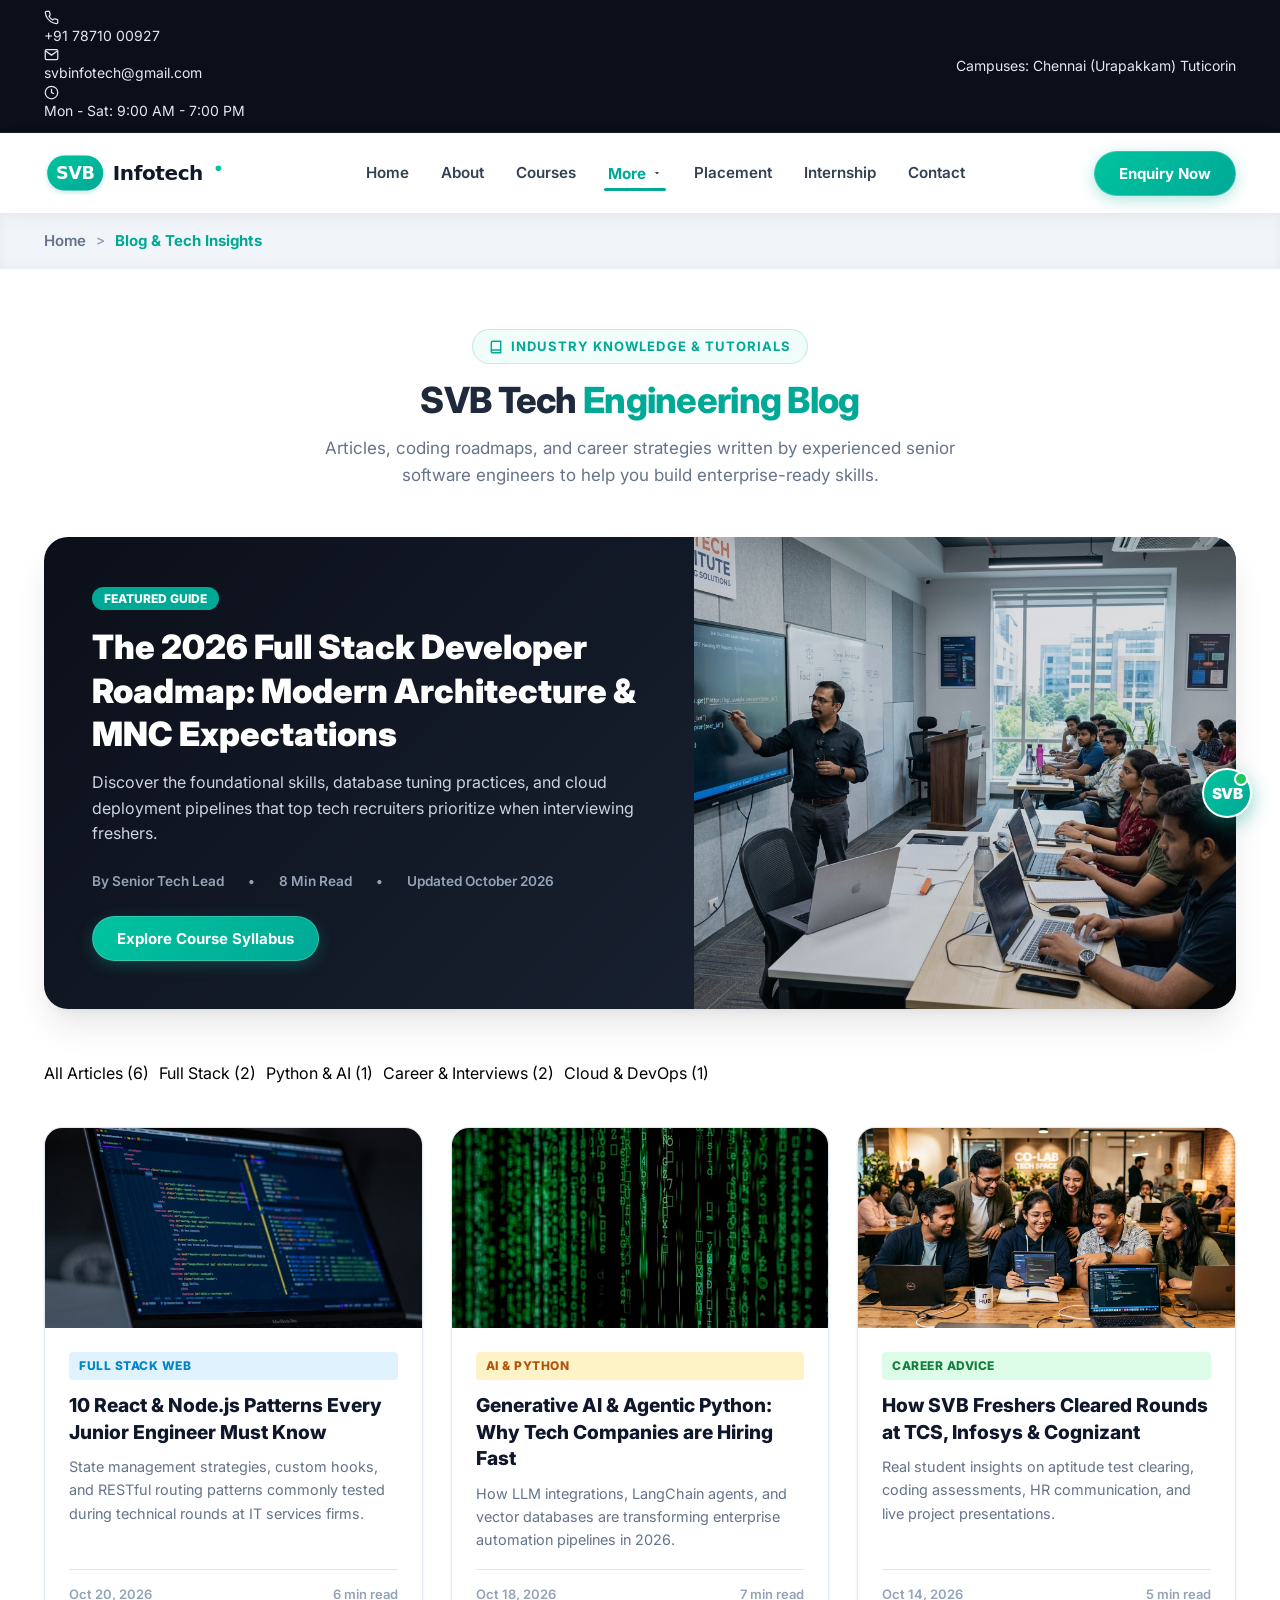
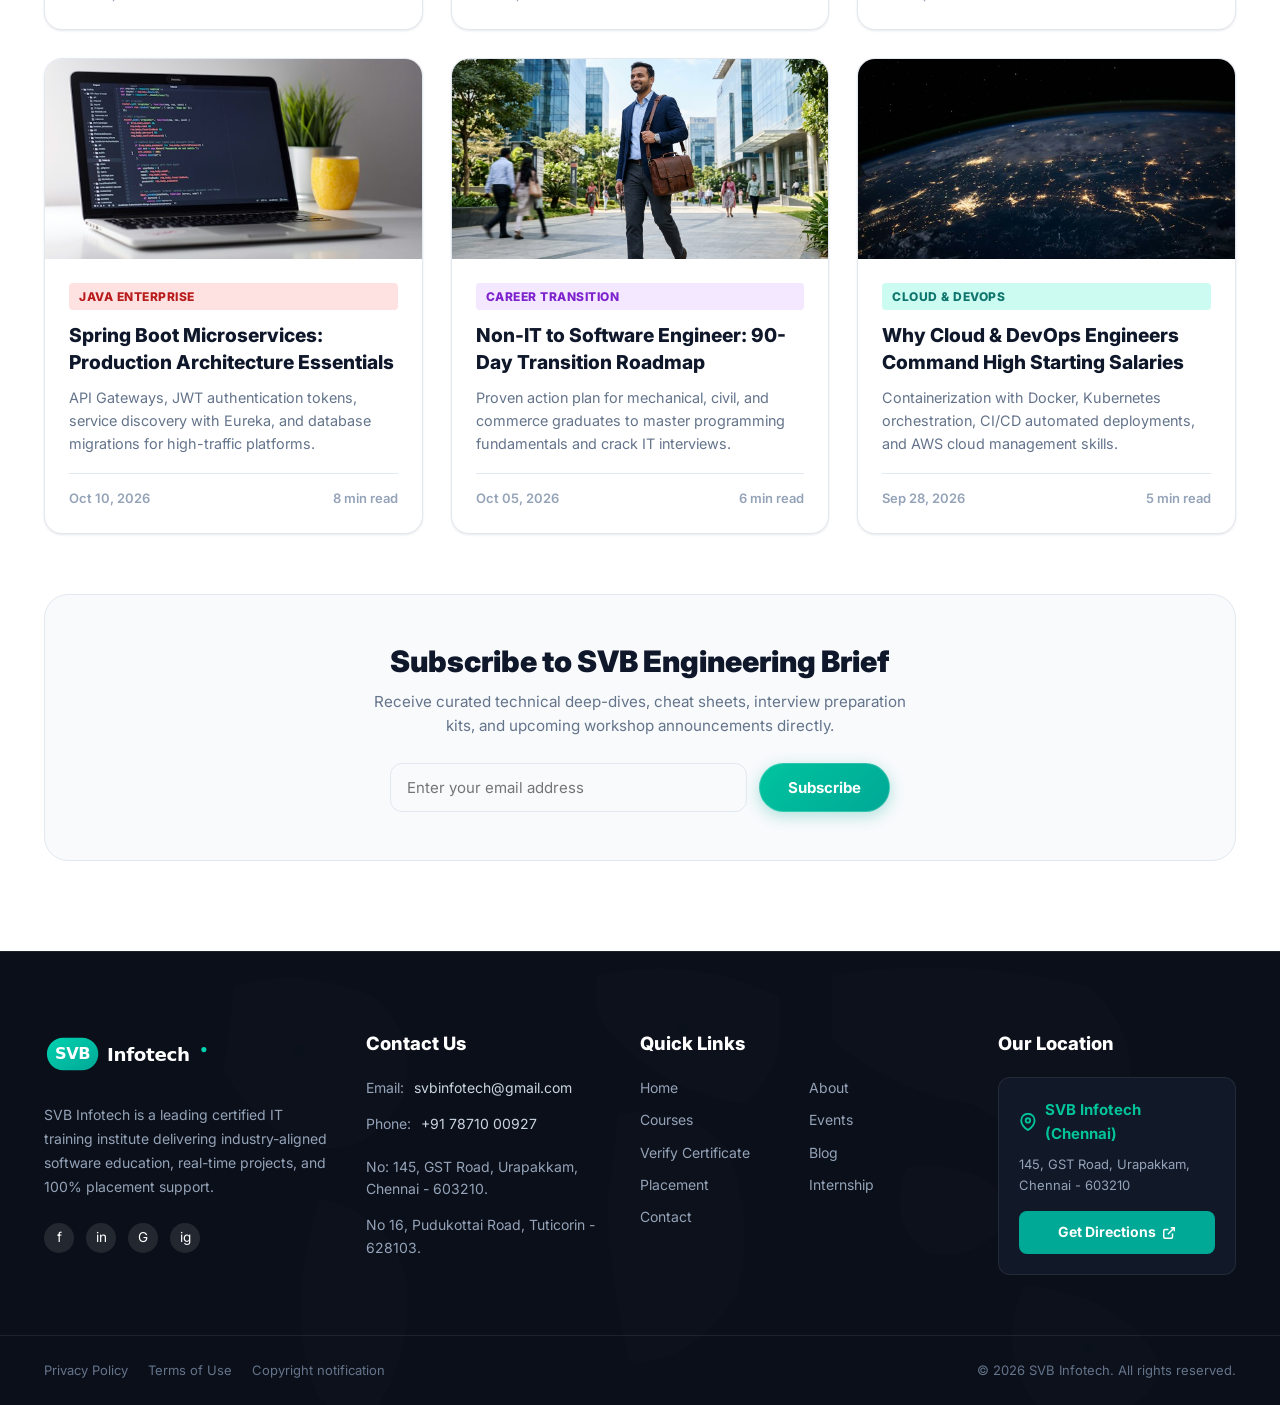
<file: blog.html>
<!DOCTYPE html>
<html lang="en">
<head>
  <meta charset="UTF-8">
  <meta name="viewport" content="width=device-width, initial-scale=1.0">
  <title>Technical Blog &amp; Insights | SVB Infotech</title>
  <meta name="description" content="Read expert tech articles, programming tutorials, interview preparation guides, AI trends, and career advice from SVB Infotech software mentors.">
  <meta name="keywords" content="SVB Infotech Blog, Full Stack roadmap, Python AI tutorial, IT interview tips, Chennai software training blog">
  <link rel="canonical" href="https://svbinfotech.com/blog.html">

  <meta property="og:title" content="Technical Blog &amp; Insights | SVB Infotech">
  <meta property="og:description" content="Level up your coding skills with expert articles on Full Stack, Python, Java Cloud, and Tech Career guides.">
  <meta property="og:type" content="website">

  <!-- Google Fonts: Inter -->
  <link rel="preconnect" href="https://fonts.googleapis.com">
  <link rel="preconnect" href="https://fonts.gstatic.com" crossorigin>
  <link href="https://fonts.googleapis.com/css2?family=Inter:wght@300;400;500;600;700;800;900&display=swap" rel="stylesheet">

  <!-- Core Stylesheets -->
  <link rel="stylesheet" href="assets/css/style.css">
  <link rel="stylesheet" href="assets/css/responsive.css">
  <link rel="icon" type="image/svg+xml" href="assets/images/favicon.svg">
</head>
<body>

  <!-- Top Announcement Bar -->
  <aside class="top-bar" aria-label="Quick Contact &amp; Center Info">
    <div class="container top-bar-content">
      <div class="top-bar-contact-info">
        <div class="top-bar-item">
          <svg width="15" height="15" viewBox="0 0 24 24" fill="none" stroke="currentColor" stroke-width="2"><path d="M22 16.92v3a2 2 0 0 1-2.18 2 19.79 19.79 0 0 1-8.63-3.07 19.5 19.5 0 0 1-6-6 19.79 19.79 0 0 1-3.07-8.67A2 2 0 0 1 4.11 2h3a2 2 0 0 1 2 1.72 12.84 12.84 0 0 0 .7 2.81 2 2 0 0 1-.45 2.11L8.09 9.91a16 16 0 0 0 6 6l1.27-1.27a2 2 0 0 1 2.11-.45 12.84 12.84 0 0 0 2.81.7A2 2 0 0 1 22 16.92z"></path></svg>
          <a href="tel:+917871000927">+91 78710 00927</a>
        </div>
        <div class="top-bar-item">
          <svg width="15" height="15" viewBox="0 0 24 24" fill="none" stroke="currentColor" stroke-width="2"><path d="M4 4h16c1.1 0 2 .9 2 2v12c0 1.1-.9 2-2 2H4c-1.1 0-2-.9-2-2V6c0-1.1.9-2 2-2z"></path><polyline points="22,6 12,13 2,6"></polyline></svg>
          <a href="mailto:svbinfotech@gmail.com">svbinfotech@gmail.com</a>
        </div>
        <div class="top-bar-item">
          <svg width="15" height="15" viewBox="0 0 24 24" fill="none" stroke="currentColor" stroke-width="2"><circle cx="12" cy="12" r="10"></circle><polyline points="12 6 12 12 16 14"></polyline></svg>
          <span>Mon - Sat: 9:00 AM - 7:00 PM</span>
        </div>
      </div>
      <div class="top-bar-campus-info">
        <span>Campuses:</span>
        <span class="campus-badge">Chennai (Urapakkam)</span>
        <span class="campus-badge">Tuticorin</span>
      </div>
    </div>
  </aside>

  <!-- Main Navigation Header -->
  <header class="site-header" id="mainHeader">
    <div class="container nav-wrapper">
      <a href="index.html" class="brand-logo" aria-label="SVB Infotech Home">
        <img src="assets/images/logo.svg" alt="SVB Infotech Logo">
      </a>

      <nav class="desktop-nav-menu" aria-label="Main Navigation">
        <a href="index.html" class="nav-link">Home</a>
        <a href="about.html" class="nav-link">About</a>
        <a href="courses.html" class="nav-link">Courses</a>
        <div class="nav-item-dropdown active">
          <button type="button" class="nav-link dropdown-toggle active" aria-expanded="false">
            More
            <svg class="dropdown-caret" width="10" height="10" viewBox="0 0 24 24" fill="currentColor">
              <path d="M7 10l5 5 5-5z"/>
            </svg>
          </button>
          <div class="dropdown-menu">
            <a href="events.html" class="dropdown-item">
              <span class="dropdown-item-icon">
                <svg width="18" height="18" viewBox="0 0 24 24" fill="none" stroke="#ef4444" stroke-width="2" stroke-linecap="round" stroke-linejoin="round">
                  <rect x="3" y="4" width="18" height="18" rx="2" ry="2"></rect>
                  <line x1="16" y1="2" x2="16" y2="6"></line>
                  <line x1="8" y1="2" x2="8" y2="6"></line>
                  <line x1="3" y1="10" x2="21" y2="10"></line>
                  <rect x="7" y="14" width="3" height="3" fill="#ef4444" stroke="none"></rect>
                </svg>
              </span>
              <span class="dropdown-item-text">Events</span>
            </a>
            <a href="verify-certificate.html" class="dropdown-item">
              <span class="dropdown-item-icon">
                <svg width="18" height="18" viewBox="0 0 24 24" fill="none" stroke="#00a896" stroke-width="2" stroke-linecap="round" stroke-linejoin="round">
                  <circle cx="12" cy="8" r="6"></circle>
                  <path d="M15.477 12.89 17 22l-5-3-5 3 1.523-9.11"></path>
                </svg>
              </span>
              <span class="dropdown-item-text">Verify Certificate</span>
            </a>
            <a href="blog.html" class="dropdown-item active">
              <span class="dropdown-item-icon">
                <svg width="18" height="18" viewBox="0 0 24 24" fill="none" stroke="#6366f1" stroke-width="2" stroke-linecap="round" stroke-linejoin="round">
                  <path d="M4 19.5A2.5 2.5 0 0 1 6.5 17H20"></path>
                  <path d="M6.5 2H20v20H6.5A2.5 2.5 0 0 1 4 19.5v-15A2.5 2.5 0 0 1 6.5 2z"></path>
                </svg>
              </span>
              <span class="dropdown-item-text">Blog</span>
            </a>
          </div>
        </div>
        <a href="placement.html" class="nav-link">Placement</a>
        <a href="internship.html" class="nav-link">Internship</a>
        <a href="contact.html" class="nav-link">Contact</a>
      </nav>

      <div class="header-cta-group">
        <button type="button" class="btn-primary open-enquiry-modal-btn">
          Enquiry Now
        </button>
        <button type="button" class="mobile-menu-toggle" id="mobileMenuToggle" aria-label="Toggle navigation menu">
          <span></span>
          <span></span>
          <span></span>
        </button>
      </div>
    </div>
  </header>

  <!-- Mobile Drawer -->
  <div class="mobile-drawer-overlay" id="mobileDrawerOverlay"></div>
  <aside class="mobile-drawer" id="mobileDrawer">
    <a href="index.html" class="brand-logo" style="margin-bottom: 20px;">
      <img src="assets/images/logo.svg" alt="SVB Infotech Logo">
    </a>
    <nav class="mobile-nav-links">
      <a href="index.html">Home</a>
      <a href="about.html">About</a>
      <a href="courses.html">Courses</a>
      <div class="mobile-dropdown-group open">
        <button type="button" class="mobile-dropdown-toggle" aria-expanded="true">
          <span>More</span>
          <svg class="mobile-caret" width="14" height="14" viewBox="0 0 24 24" fill="currentColor">
            <path d="M7 10l5 5 5-5z"/>
          </svg>
        </button>
        <div class="mobile-submenu">
          <a href="events.html" class="mobile-sublink">
            <svg width="16" height="16" viewBox="0 0 24 24" fill="none" stroke="#ef4444" stroke-width="2" stroke-linecap="round" stroke-linejoin="round">
              <rect x="3" y="4" width="18" height="18" rx="2" ry="2"></rect>
              <line x1="16" y1="2" x2="16" y2="6"></line>
              <line x1="8" y1="2" x2="8" y2="6"></line>
              <line x1="3" y1="10" x2="21" y2="10"></line>
              <rect x="7" y="14" width="3" height="3" fill="#ef4444" stroke="none"></rect>
            </svg>
            <span>Events</span>
          </a>
          <a href="verify-certificate.html" class="mobile-sublink">
            <svg width="16" height="16" viewBox="0 0 24 24" fill="none" stroke="#00a896" stroke-width="2" stroke-linecap="round" stroke-linejoin="round">
              <circle cx="12" cy="8" r="6"></circle>
              <path d="M15.477 12.89 17 22l-5-3-5 3 1.523-9.11"></path>
            </svg>
            <span>Verify Certificate</span>
          </a>
          <a href="blog.html" class="mobile-sublink active">
            <svg width="16" height="16" viewBox="0 0 24 24" fill="none" stroke="#6366f1" stroke-width="2" stroke-linecap="round" stroke-linejoin="round">
              <path d="M4 19.5A2.5 2.5 0 0 1 6.5 17H20"></path>
              <path d="M6.5 2H20v20H6.5A2.5 2.5 0 0 1 4 19.5v-15A2.5 2.5 0 0 1 6.5 2z"></path>
            </svg>
            <span>Blog</span>
          </a>
        </div>
      </div>
      <a href="placement.html">Placement</a>
      <a href="internship.html">Internship</a>
      <a href="contact.html">Contact</a>
    </nav>
    <div style="margin-top: auto; display: flex; flex-direction: column; gap: 14px;">
      <button type="button" class="btn-primary open-enquiry-modal-btn" style="width: 100%;">Enquiry Now</button>
      <a href="tel:+917871000927" class="btn-secondary" style="width: 100%; text-align: center;">Call +91 78710 00927</a>
    </div>
  </aside>

  <!-- Breadcrumbs Banner -->
  <section class="page-breadcrumb-banner compact">
    <div class="container">
      <nav class="breadcrumb-nav" aria-label="Breadcrumb">
        <a href="index.html">Home</a>
        <span class="separator">&gt;</span>
        <span class="current-page">Blog &amp; Tech Insights</span>
      </nav>
    </div>
  </section>

  <!-- Main Content -->
  <main>
    <section style="padding: 60px 0 90px; background: #ffffff;">
      <div class="container">
        
        <!-- Header Title -->
        <div style="text-align: center; margin-bottom: 48px;">
          <span class="section-tag">
            <svg viewBox="0 0 24 24" fill="none" stroke="currentColor" stroke-width="2.5"><path d="M4 19.5A2.5 2.5 0 0 1 6.5 17H20"></path><path d="M6.5 2H20v20H6.5A2.5 2.5 0 0 1 4 19.5v-15A2.5 2.5 0 0 1 6.5 2z"></path></svg>
            INDUSTRY KNOWLEDGE &amp; TUTORIALS
          </span>
          <h1 class="section-title">SVB Tech <span class="text-teal">Engineering Blog</span></h1>
          <p class="section-subtitle section-subtitle-centered">
            Articles, coding roadmaps, and career strategies written by experienced senior software engineers to help you build enterprise-ready skills.
          </p>
        </div>

        <!-- Featured Article Banner -->
        <div style="background: linear-gradient(135deg, #0b0f19 0%, #1e293b 100%); border-radius: var(--radius-xl); overflow: hidden; margin-bottom: 54px; box-shadow: var(--shadow-xl); display: grid; grid-template-columns: 1.2fr 1fr; align-items: center;">
          <div style="padding: 48px;">
            <span style="background: var(--primary-teal); color: #ffffff; font-size: 0.75rem; font-weight: 800; padding: 4px 12px; border-radius: 9999px; text-transform: uppercase;">Featured Guide</span>
            <h2 style="color: #ffffff; font-size: 2.1rem; font-weight: 900; line-height: 1.3; margin-top: 14px; margin-bottom: 14px;">
              The 2026 Full Stack Developer Roadmap: Modern Architecture &amp; MNC Expectations
            </h2>
            <p style="color: #cbd5e1; font-size: 1rem; line-height: 1.6; margin-bottom: 24px;">
              Discover the foundational skills, database tuning practices, and cloud deployment pipelines that top tech recruiters prioritize when interviewing freshers.
            </p>
            <div style="display: flex; gap: 24px; color: #94a3b8; font-size: 0.85rem; font-weight: 600; align-items: center; margin-bottom: 24px;">
              <span>By Senior Tech Lead</span>
              <span>&bull;</span>
              <span>8 Min Read</span>
              <span>&bull;</span>
              <span>Updated October 2026</span>
            </div>
            <button type="button" class="btn-primary open-enquiry-modal-btn" data-course-name="Full Stack Web Development">
              Explore Course Syllabus
            </button>
          </div>
          <div style="height: 100%; min-height: 320px; overflow: hidden;">
            <img src="assets/images/hero_tech_training.jpg" alt="Developer Roadmap" style="width: 100%; height: 100%; object-fit: cover; opacity: 0.85;">
          </div>
        </div>

        <!-- Category Tabs -->
        <div style="display: flex; gap: 10px; margin-bottom: 36px; overflow-x: auto; padding-bottom: 8px;">
          <button type="button" class="filter-tab-btn active" style="white-space: nowrap;">All Articles (6)</button>
          <button type="button" class="filter-tab-btn" style="white-space: nowrap;">Full Stack (2)</button>
          <button type="button" class="filter-tab-btn" style="white-space: nowrap;">Python &amp; AI (1)</button>
          <button type="button" class="filter-tab-btn" style="white-space: nowrap;">Career &amp; Interviews (2)</button>
          <button type="button" class="filter-tab-btn" style="white-space: nowrap;">Cloud &amp; DevOps (1)</button>
        </div>

        <!-- 6 Technical Articles Grid -->
        <div class="blog-grid">
          
          <!-- Article 1 -->
          <article class="blog-card">
            <img src="assets/images/course_fullstack.jpg" alt="Full Stack React and Node" class="blog-card-img">
            <div class="blog-card-body">
              <span class="blog-meta-tag" style="background: #e0f2fe; color: #0284c7;">Full Stack Web</span>
              <h3 class="blog-title">10 React &amp; Node.js Patterns Every Junior Engineer Must Know</h3>
              <p class="blog-excerpt">
                State management strategies, custom hooks, and RESTful routing patterns commonly tested during technical rounds at IT services firms.
              </p>
              <div class="blog-footer">
                <span>Oct 20, 2026</span>
                <span>6 min read</span>
              </div>
            </div>
          </article>

          <!-- Article 2 -->
          <article class="blog-card">
            <img src="assets/images/course_python.jpg" alt="Generative AI" class="blog-card-img">
            <div class="blog-card-body">
              <span class="blog-meta-tag" style="background: #fef3c7; color: #b45309;">AI &amp; Python</span>
              <h3 class="blog-title">Generative AI &amp; Agentic Python: Why Tech Companies are Hiring Fast</h3>
              <p class="blog-excerpt">
                How LLM integrations, LangChain agents, and vector databases are transforming enterprise automation pipelines in 2026.
              </p>
              <div class="blog-footer">
                <span>Oct 18, 2026</span>
                <span>7 min read</span>
              </div>
            </div>
          </article>

          <!-- Article 3 -->
          <article class="blog-card">
            <img src="assets/images/students_collaborating.jpg" alt="MNC Interview Guide" class="blog-card-img">
            <div class="blog-card-body">
              <span class="blog-meta-tag" style="background: #dcfce7; color: #15803d;">Career Advice</span>
              <h3 class="blog-title">How SVB Freshers Cleared Rounds at TCS, Infosys &amp; Cognizant</h3>
              <p class="blog-excerpt">
                Real student insights on aptitude test clearing, coding assessments, HR communication, and live project presentations.
              </p>
              <div class="blog-footer">
                <span>Oct 14, 2026</span>
                <span>5 min read</span>
              </div>
            </div>
          </article>

          <!-- Article 4 -->
          <article class="blog-card">
            <img src="assets/images/course_java.jpg" alt="Java Microservices" class="blog-card-img">
            <div class="blog-card-body">
              <span class="blog-meta-tag" style="background: #fee2e2; color: #b91c1c;">Java Enterprise</span>
              <h3 class="blog-title">Spring Boot Microservices: Production Architecture Essentials</h3>
              <p class="blog-excerpt">
                API Gateways, JWT authentication tokens, service discovery with Eureka, and database migrations for high-traffic platforms.
              </p>
              <div class="blog-footer">
                <span>Oct 10, 2026</span>
                <span>8 min read</span>
              </div>
            </div>
          </article>

          <!-- Article 5 -->
          <article class="blog-card">
            <img src="assets/images/career_mentor.jpg" alt="Non-IT Transition" class="blog-card-img">
            <div class="blog-card-body">
              <span class="blog-meta-tag" style="background: #f3e8ff; color: #7e22ce;">Career Transition</span>
              <h3 class="blog-title">Non-IT to Software Engineer: 90-Day Transition Roadmap</h3>
              <p class="blog-excerpt">
                Proven action plan for mechanical, civil, and commerce graduates to master programming fundamentals and crack IT interviews.
              </p>
              <div class="blog-footer">
                <span>Oct 05, 2026</span>
                <span>6 min read</span>
              </div>
            </div>
          </article>

          <!-- Article 6 -->
          <article class="blog-card">
            <img src="assets/images/course_cloud.jpg" alt="DevOps and Cloud" class="blog-card-img">
            <div class="blog-card-body">
              <span class="blog-meta-tag" style="background: #ccfbf1; color: #0f766e;">Cloud &amp; DevOps</span>
              <h3 class="blog-title">Why Cloud &amp; DevOps Engineers Command High Starting Salaries</h3>
              <p class="blog-excerpt">
                Containerization with Docker, Kubernetes orchestration, CI/CD automated deployments, and AWS cloud management skills.
              </p>
              <div class="blog-footer">
                <span>Sep 28, 2026</span>
                <span>5 min read</span>
              </div>
            </div>
          </article>

        </div>

        <!-- Newsletter Subscription Card -->
        <div style="background: #f8fafc; border: 1.5px solid var(--border-light); border-radius: var(--radius-xl); padding: 48px; margin-top: 60px; text-align: center;">
          <h3 style="font-size: 1.85rem; font-weight: 900; color: #0f172a; margin-bottom: 10px;">
            Subscribe to SVB Engineering Brief
          </h3>
          <p style="color: #64748b; font-size: 0.95rem; max-width: 540px; margin: 0 auto 24px;">
            Receive curated technical deep-dives, cheat sheets, interview preparation kits, and upcoming workshop announcements directly.
          </p>
          <form style="display: flex; gap: 12px; max-width: 500px; margin: 0 auto; flex-wrap: wrap;" onsubmit="event.preventDefault(); alert('Thank you for subscribing to SVB Tech Brief!'); this.reset();">
            <input type="email" class="form-control" placeholder="Enter your email address" style="flex: 1; min-width: 240px;" required>
            <button type="submit" class="btn-primary" style="padding: 12px 28px;">Subscribe</button>
          </form>
        </div>

      </div>
    </section>
  </main>

  <!-- Site Footer -->
  <footer class="site-footer">
    <div class="footer-map-overlay"></div>
    <div class="container footer-main-grid">
      
      <div class="footer-col">
        <a href="index.html" class="footer-brand-logo">
          <img src="assets/images/logo-white.svg" alt="SVB Infotech Logo">
        </a>
        <p class="footer-about-text">
          SVB Infotech is a leading certified IT training institute delivering industry-aligned software education, real-time projects, and 100% placement support.
        </p>
        <div class="footer-social-links">
          <a href="https://facebook.com" class="social-circle-link" target="_blank" rel="noopener" aria-label="Facebook">f</a>
          <a href="https://linkedin.com" class="social-circle-link" target="_blank" rel="noopener" aria-label="LinkedIn">in</a>
          <a href="https://google.com" class="social-circle-link" target="_blank" rel="noopener" aria-label="Google">G</a>
          <a href="https://instagram.com" class="social-circle-link" target="_blank" rel="noopener" aria-label="Instagram">ig</a>
        </div>
      </div>

      <div class="footer-col">
        <h4>Contact Us</h4>
        <div class="footer-contact-list">
          <div class="footer-contact-item">
            <span>Email:</span>
            <a href="mailto:svbinfotech@gmail.com">svbinfotech@gmail.com</a>
          </div>
          <div class="footer-contact-item">
            <span>Phone:</span>
            <a href="tel:+917871000927">+91 78710 00927</a>
          </div>
          <div class="footer-contact-item" style="margin-top: 6px;">
            <span>No: 145, GST Road, Urapakkam, Chennai - 603210.</span>
          </div>
          <div class="footer-contact-item">
            <span>No 16, Pudukottai Road, Tuticorin - 628103.</span>
          </div>
        </div>
      </div>

      <!-- Quick Links (2-Column Grid) -->
      <div class="footer-col">
        <h4>Quick Links</h4>
        <ul class="footer-links-list">
          <li><a href="index.html">Home</a></li>
          <li><a href="about.html">About</a></li>
          <li><a href="courses.html">Courses</a></li>
          <li><a href="events.html">Events</a></li>
          <li><a href="verify-certificate.html">Verify Certificate</a></li>
          <li><a href="blog.html">Blog</a></li>
          <li><a href="placement.html">Placement</a></li>
          <li><a href="internship.html">Internship</a></li>
          <li><a href="contact.html">Contact</a></li>
        </ul>
      </div>

      <div class="footer-col">
        <h4>Our Location</h4>
        <div class="footer-location-card">
          <div class="location-marker-title">
            <svg width="18" height="18" viewBox="0 0 24 24" fill="none" stroke="currentColor" stroke-width="2.5"><path d="M21 10c0 7-9 13-9 13s-9-6-9-13a9 9 0 0 1 18 0z"></path><circle cx="12" cy="10" r="3"></circle></svg>
            <span>SVB Infotech (Chennai)</span>
          </div>
          <p class="location-address">
            145, GST Road, Urapakkam,<br>
            Chennai - 603210
          </p>
          <a href="https://maps.google.com/?q=145+GST+Road+Urapakkam+Chennai" target="_blank" rel="noopener" class="btn-get-directions">
            Get Directions
            <svg width="14" height="14" viewBox="0 0 24 24" fill="none" stroke="currentColor" stroke-width="2.5"><path d="M18 13v6a2 2 0 0 1-2 2H5a2 2 0 0 1-2-2V8a2 2 0 0 1 2-2h6"></path><polyline points="15 3 21 3 21 9"></polyline><line x1="10" y1="14" x2="21" y2="3"></line></svg>
          </a>
        </div>
      </div>

    </div>

    <div class="footer-bottom-bar">
      <div class="container footer-bottom-content">
        <div class="footer-legal-links">
          <a href="javascript:void(0)" onclick="alert('SVB Infotech respects student privacy.')">Privacy Policy</a>
          <a href="javascript:void(0)" onclick="alert('SVB Infotech Terms')">Terms of Use</a>
          <a href="javascript:void(0)" onclick="alert('SVB Infotech Copyright')">Copyright notification</a>
        </div>
        <div>
          &copy; 2026 SVB Infotech. All rights reserved.
        </div>
      </div>
    </div>
  </footer>

  <!-- Floating Action Buttons -->
  <div class="floating-actions-container">
    <button type="button" class="floating-svb-badge" id="chatbotToggleBtn" aria-label="Open SVB AI Assistant Chatbot" title="Chat with SVB AI Assistant">
      <span class="svb-badge-text">SVB</span>
      <span class="floating-online-dot"></span>
      <span class="floating-badge-tooltip">Chat with SVB AI 👋</span>
    </button>
    <button type="button" class="back-to-top-btn" id="backToTopBtn" aria-label="Back to Top">
      <svg width="20" height="20" viewBox="0 0 24 24" fill="none" stroke="currentColor" stroke-width="2.5"><polyline points="18 15 12 9 6 15"></polyline></svg>
    </button>
  </div>

  <!-- Shared Enquiry Modal -->
  <div class="modal-overlay" id="enquiryModal">
    <div class="modal-box">
      <button type="button" class="modal-close-btn" aria-label="Close modal">&times;</button>
      <div style="margin-bottom: 24px;">
        <span class="section-tag">FREE ADMISSIONS COUNSELING</span>
        <h3 style="font-size: 1.85rem; font-weight: 900; margin-top: 6px; margin-bottom: 8px;">Enquiry Now</h3>
        <p style="font-size: 0.95rem; color: #64748b;">Get instant access to syllabus, course fees, batch timings, and placement records.</p>
      </div>

      <form id="enquiryModalForm">
        <input type="hidden" name="formType" value="enquiry">
        <input type="hidden" name="googleSheetId" value="1geA2_oq2hc6XT1RTOQGTLWTxIS8aVVcgZtyF0w_aHC8">
        <input type="hidden" name="sourcePage" value="Blog Page">

        <div class="form-group">
          <label class="form-label">Full Name <span class="req">*</span></label>
          <input type="text" name="name" class="form-control" placeholder="Enter your full name" required>
        </div>

        <div class="form-grid-two">
          <div class="form-group">
            <label class="form-label">Mobile Number <span class="req">*</span></label>
            <input type="tel" name="phone" class="form-control" placeholder="WhatsApp / Phone number" required>
          </div>
          <div class="form-group">
            <label class="form-label">Email Address <span class="req">*</span></label>
            <input type="email" name="email" class="form-control" placeholder="Your active email" required>
          </div>
        </div>

        <div class="form-group">
          <label class="form-label">Select Course / Program <span class="req">*</span></label>
          <select name="course" class="form-control" id="enquiryCourseSelect" required>
            <option value="Full Stack Web Development">Full Stack Web Development (MERN)</option>
            <option value="Python Programming & AI">Python Programming &amp; AI</option>
            <option value="Java Full Stack Technology">Java Full Stack Technology</option>
            <option value="Data Analytics & Power BI">Data Analytics &amp; Power BI</option>
            <option value="Cloud Computing & DevOps">Cloud Computing &amp; DevOps</option>
            <option value="UI/UX Design & Prototyping">UI/UX Design &amp; Prototyping</option>
          </select>
        </div>

        <div class="form-group">
          <label class="form-label">Preferred Training Mode</label>
          <select name="mode" class="form-control">
            <option value="Classroom Training (Chennai Campus)">Classroom Training (Chennai Campus)</option>
            <option value="Classroom Training (Tuticorin Campus)">Classroom Training (Tuticorin Campus)</option>
            <option value="Live Interactive Online Training">Live Interactive Online Training</option>
          </select>
        </div>

        <div class="form-group">
          <label class="form-label">Message / Career Goal</label>
          <textarea name="message" class="form-control" rows="2" placeholder="Tell us your current degree or goal..."></textarea>
        </div>

        <div class="form-submit-row" style="margin-top: 24px;">
          <button type="submit" class="btn-submit" style="width: 100%;">Submit &amp; Request Callback</button>
        </div>
      </form>
    </div>
  </div>

  <script src="assets/js/courses-data.js"></script>
  <script src="assets/js/main.js"></script>
</body>
</html>
</file>
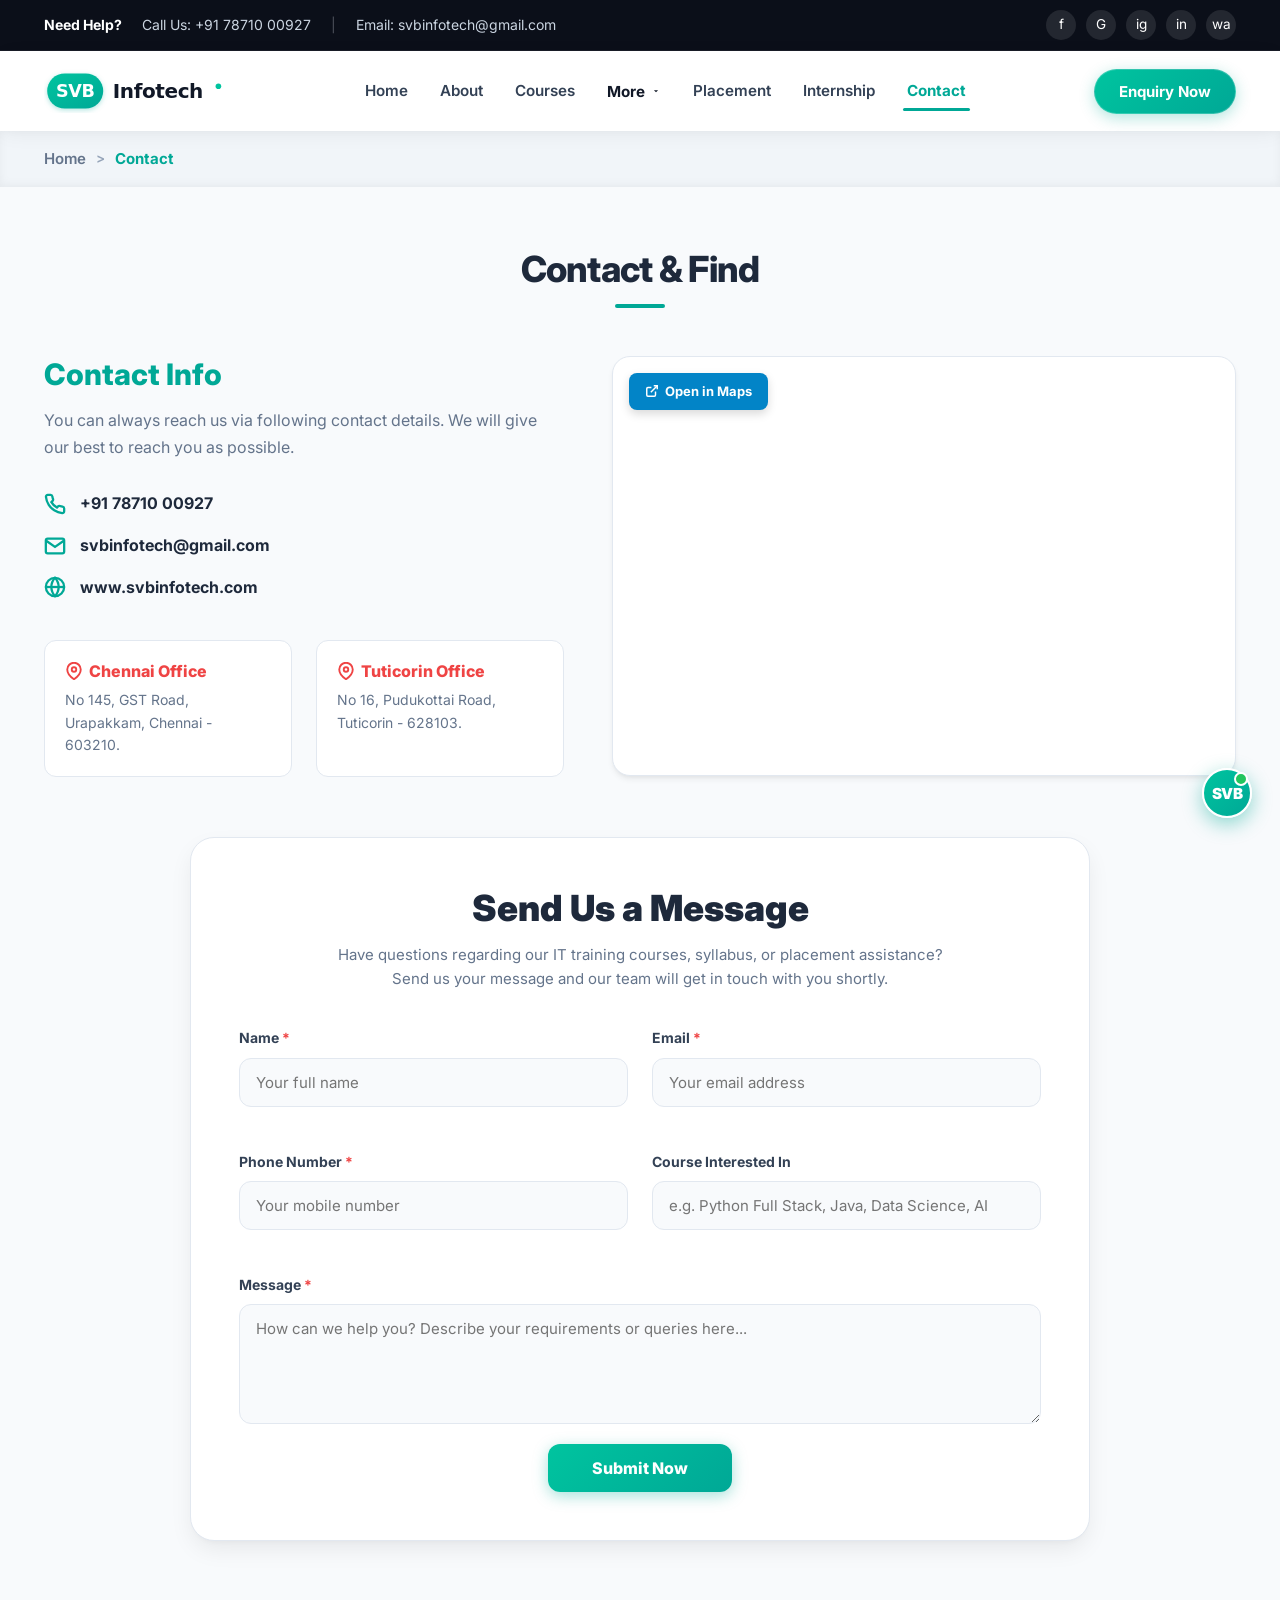
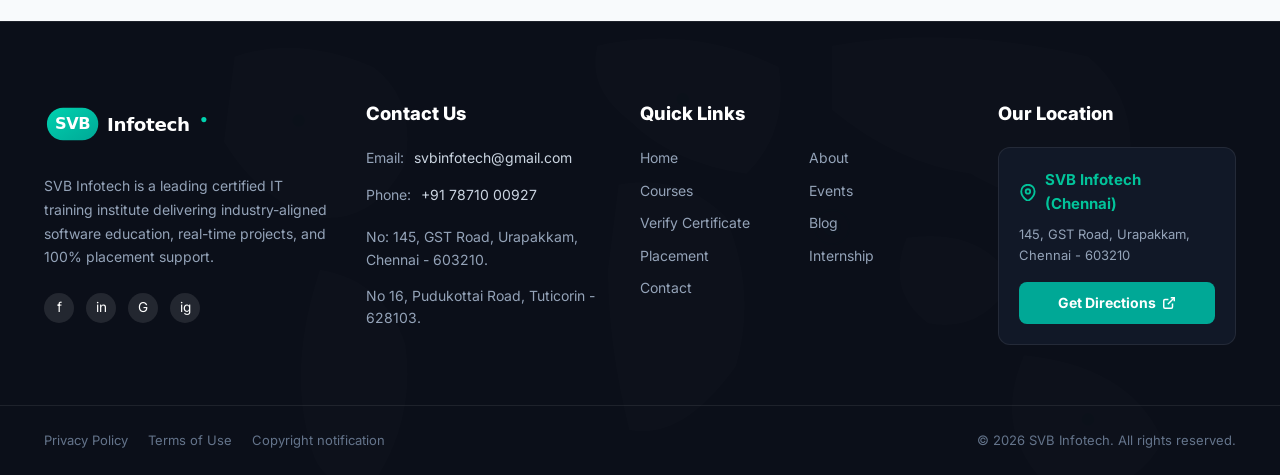
<file: contact.html>
<!DOCTYPE html>
<html lang="en">
<head>
  <meta charset="UTF-8">
  <meta name="viewport" content="width=device-width, initial-scale=1.0">
  <title>Contact & Find | SVB Infotech - Certified IT Training Institute Chennai & Tuticorin</title>
  
  <!-- SEO Meta Tags -->
  <meta name="description" content="Contact SVB Infotech IT training institute in Chennai & Tuticorin. Call +91 78710 00927 or visit our branches for software course admissions, syllabus, and placement support.">
  <meta name="keywords" content="SVB Infotech contact, IT training institute Chennai contact, Urapakkam software training, Tuticorin computer center, software courses phone number">
  <meta name="author" content="SVB Infotech">
  <link rel="canonical" href="contact.html">

  <!-- Open Graph / Social Media -->
  <meta property="og:title" content="Contact & Find | SVB Infotech Chennai">
  <meta property="og:description" content="Get in touch with SVB Infotech for industry-led software education, real-time projects, and 100% placement support.">
  <meta property="og:image" content="assets/images/about_classroom.jpg">
  <meta property="og:type" content="website">

  <!-- Favicon -->
  <link rel="icon" type="image/svg+xml" href="assets/images/favicon.svg">

  <!-- Google Fonts -->
  <link rel="preconnect" href="https://fonts.googleapis.com">
  <link rel="preconnect" href="https://fonts.gstatic.com" crossorigin>
  <link href="https://fonts.googleapis.com/css2?family=Inter:wght@400;500;600;700;800;900&display=swap" rel="stylesheet">

  <!-- Stylesheets -->
  <link rel="stylesheet" href="assets/css/style.css">
  <link rel="stylesheet" href="assets/css/responsive.css">

  <!-- Schema.org Structured Data -->
  <script type="application/ld+json">
  {
    "@context": "https://schema.org",
    "@type": "EducationalOrganization",
    "name": "SVB Infotech",
    "url": "https://www.svbinfotech.com",
    "logo": "assets/images/logo.svg",
    "telephone": "+91 78710 00927",
    "email": "svbinfotech@gmail.com",
    "address": [
      {
        "@type": "PostalAddress",
        "streetAddress": "No 145, GST Road",
        "addressLocality": "Urapakkam, Chennai",
        "postalCode": "603210",
        "addressCountry": "IN"
      },
      {
        "@type": "PostalAddress",
        "streetAddress": "No 16, Pudukottai Road",
        "addressLocality": "Tuticorin",
        "postalCode": "628103",
        "addressCountry": "IN"
      }
    ]
  }
  </script>
</head>
<body>

  <!-- Top Bar -->
  <div class="top-bar">
    <div class="container top-bar-content">
      <div class="top-bar-contact">
        <span class="help-highlight">Need Help?</span>
        <a href="tel:+917871000927">
          <span>Call Us: +91 78710 00927</span>
        </a>
        <span style="opacity: 0.3;">|</span>
        <a href="mailto:svbinfotech@gmail.com">
          <span>Email: svbinfotech@gmail.com</span>
        </a>
      </div>
      <div class="top-bar-social">
        <a href="https://facebook.com" class="social-circle-link" target="_blank" rel="noopener" aria-label="Facebook">f</a>
        <a href="https://google.com" class="social-circle-link" target="_blank" rel="noopener" aria-label="Google">G</a>
        <a href="https://instagram.com" class="social-circle-link" target="_blank" rel="noopener" aria-label="Instagram">ig</a>
        <a href="https://linkedin.com" class="social-circle-link" target="_blank" rel="noopener" aria-label="LinkedIn">in</a>
        <a href="https://wa.me/917871000927" class="social-circle-link" target="_blank" rel="noopener" aria-label="WhatsApp">wa</a>
      </div>
    </div>
  </div>

  <!-- Main Navigation Header -->
  <header class="site-header">
    <div class="container nav-wrapper">
      <a href="index.html" class="brand-logo" aria-label="SVB Infotech Home">
        <img src="assets/images/logo.svg" alt="SVB Infotech Logo">
      </a>

      <nav class="desktop-nav-menu" aria-label="Main Navigation">
        <a href="index.html" class="nav-link">Home</a>
        <a href="about.html" class="nav-link">About</a>
        <a href="courses.html" class="nav-link">Courses</a>
        <div class="nav-item-dropdown">
          <button type="button" class="nav-link dropdown-toggle" aria-expanded="false">
            More
            <svg class="dropdown-caret" width="10" height="10" viewBox="0 0 24 24" fill="currentColor">
              <path d="M7 10l5 5 5-5z"/>
            </svg>
          </button>
          <div class="dropdown-menu">
            <a href="events.html" class="dropdown-item">
              <span class="dropdown-item-icon">
                <svg width="18" height="18" viewBox="0 0 24 24" fill="none" stroke="#ef4444" stroke-width="2" stroke-linecap="round" stroke-linejoin="round">
                  <rect x="3" y="4" width="18" height="18" rx="2" ry="2"></rect>
                  <line x1="16" y1="2" x2="16" y2="6"></line>
                  <line x1="8" y1="2" x2="8" y2="6"></line>
                  <line x1="3" y1="10" x2="21" y2="10"></line>
                  <rect x="7" y="14" width="3" height="3" fill="#ef4444" stroke="none"></rect>
                </svg>
              </span>
              <span class="dropdown-item-text">Events</span>
            </a>
            <a href="verify-certificate.html" class="dropdown-item">
              <span class="dropdown-item-icon">
                <svg width="18" height="18" viewBox="0 0 24 24" fill="none" stroke="#00a896" stroke-width="2" stroke-linecap="round" stroke-linejoin="round">
                  <circle cx="12" cy="8" r="6"></circle>
                  <path d="M15.477 12.89 17 22l-5-3-5 3 1.523-9.11"></path>
                </svg>
              </span>
              <span class="dropdown-item-text">Verify Certificate</span>
            </a>
            <a href="blog.html" class="dropdown-item">
              <span class="dropdown-item-icon">
                <svg width="18" height="18" viewBox="0 0 24 24" fill="none" stroke="#6366f1" stroke-width="2" stroke-linecap="round" stroke-linejoin="round">
                  <path d="M4 19.5A2.5 2.5 0 0 1 6.5 17H20"></path>
                  <path d="M6.5 2H20v20H6.5A2.5 2.5 0 0 1 4 19.5v-15A2.5 2.5 0 0 1 6.5 2z"></path>
                </svg>
              </span>
              <span class="dropdown-item-text">Blog</span>
            </a>
          </div>
        </div>
        <a href="placement.html" class="nav-link">Placement</a>
        <a href="internship.html" class="nav-link">Internship</a>
        <a href="contact.html" class="nav-link active">Contact</a>
      </nav>

      <div class="header-cta-group">
        <button type="button" class="btn-primary open-enquiry-modal-btn">
          Enquiry Now
        </button>
        <button type="button" class="mobile-menu-toggle" id="mobileMenuToggle" aria-label="Toggle navigation menu">
          <span></span>
          <span></span>
          <span></span>
        </button>
      </div>
    </div>
  </header>

  <!-- Mobile Drawer -->
  <div class="mobile-drawer-overlay" id="mobileDrawerOverlay"></div>
  <aside class="mobile-drawer" id="mobileDrawer">
    <a href="index.html" class="brand-logo" style="margin-bottom: 20px;">
      <img src="assets/images/logo.svg" alt="SVB Infotech Logo">
    </a>
    <nav class="mobile-nav-links">
      <a href="index.html">Home</a>
      <a href="about.html">About</a>
      <a href="courses.html">Courses</a>
      <div class="mobile-dropdown-group">
        <button type="button" class="mobile-dropdown-toggle" aria-expanded="false">
          <span>More</span>
          <svg class="mobile-caret" width="14" height="14" viewBox="0 0 24 24" fill="currentColor">
            <path d="M7 10l5 5 5-5z"/>
          </svg>
        </button>
        <div class="mobile-submenu">
          <a href="events.html" class="mobile-sublink">
            <svg width="16" height="16" viewBox="0 0 24 24" fill="none" stroke="#ef4444" stroke-width="2" stroke-linecap="round" stroke-linejoin="round">
              <rect x="3" y="4" width="18" height="18" rx="2" ry="2"></rect>
              <line x1="16" y1="2" x2="16" y2="6"></line>
              <line x1="8" y1="2" x2="8" y2="6"></line>
              <line x1="3" y1="10" x2="21" y2="10"></line>
              <rect x="7" y="14" width="3" height="3" fill="#ef4444" stroke="none"></rect>
            </svg>
            <span>Events</span>
          </a>
          <a href="verify-certificate.html" class="mobile-sublink">
            <svg width="16" height="16" viewBox="0 0 24 24" fill="none" stroke="#00a896" stroke-width="2" stroke-linecap="round" stroke-linejoin="round">
              <circle cx="12" cy="8" r="6"></circle>
              <path d="M15.477 12.89 17 22l-5-3-5 3 1.523-9.11"></path>
            </svg>
            <span>Verify Certificate</span>
          </a>
          <a href="blog.html" class="mobile-sublink">
            <svg width="16" height="16" viewBox="0 0 24 24" fill="none" stroke="#6366f1" stroke-width="2" stroke-linecap="round" stroke-linejoin="round">
              <path d="M4 19.5A2.5 2.5 0 0 1 6.5 17H20"></path>
              <path d="M6.5 2H20v20H6.5A2.5 2.5 0 0 1 4 19.5v-15A2.5 2.5 0 0 1 6.5 2z"></path>
            </svg>
            <span>Blog</span>
          </a>
        </div>
      </div>
      <a href="placement.html">Placement</a>
      <a href="internship.html">Internship</a>
      <a href="contact.html" class="active">Contact</a>
    </nav>
    <div style="margin-top: auto; display: flex; flex-direction: column; gap: 14px;">
      <button type="button" class="btn-primary open-enquiry-modal-btn" style="width: 100%;">Enquiry Now</button>
      <a href="tel:+917871000927" class="btn-secondary" style="width: 100%; text-align: center;">Call +91 78710 00927</a>
    </div>
  </aside>

  <!-- Breadcrumbs Banner -->
  <section class="page-breadcrumb-banner compact">
    <div class="container">
      <nav class="breadcrumb-nav" aria-label="Breadcrumb">
        <a href="index.html">Home</a>
        <span class="separator">&gt;</span>
        <span class="current-page">Contact</span>
      </nav>
    </div>
  </section>

  <!-- Main Content Area -->
  <main>
    <section class="contact-section">
      <div class="container">
        
        <!-- Section Header -->
        <div style="text-align: center; margin-bottom: 48px;">
          <h1 class="section-title">Contact & Find</h1>
          <div class="title-accent-bar"></div>
        </div>

        <!-- Contact Top Grid: Info & Map -->
        <div class="contact-top-grid">
          
          <!-- Contact Info -->
          <div class="contact-info-block">
            <h3>Contact Info</h3>
            <p class="desc">You can always reach us via following contact details. We will give our best to reach you as possible.</p>

            <div class="contact-direct-links">
              <a href="tel:+917871000927" class="direct-link-row">
                <svg width="22" height="22" viewBox="0 0 24 24" fill="none" stroke="currentColor" stroke-width="2.5"><path d="M22 16.92v3a2 2 0 0 1-2.18 2 19.79 19.79 0 0 1-8.63-3.07 19.5 19.5 0 0 1-6-6 19.79 19.79 0 0 1-3.07-8.67A2 2 0 0 1 4.11 2h3a2 2 0 0 1 2 1.72 12.84 12.84 0 0 0 .7 2.81 2 2 0 0 1-.45 2.11L8.09 9.91a16 16 0 0 0 6 6l1.27-1.27a2 2 0 0 1 2.11-.45 12.84 12.84 0 0 0 2.81.7A2 2 0 0 1 22 16.92z"></path></svg>
                <span>+91 78710 00927</span>
              </a>

              <a href="mailto:svbinfotech@gmail.com" class="direct-link-row">
                <svg width="22" height="22" viewBox="0 0 24 24" fill="none" stroke="currentColor" stroke-width="2.5"><path d="M4 4h16c1.1 0 2 .9 2 2v12c0 1.1-.9 2-2 2H4c-1.1 0-2-.9-2-2V6c0-1.1.9-2 2-2z"></path><polyline points="22,6 12,13 2,6"></polyline></svg>
                <span>svbinfotech@gmail.com</span>
              </a>

              <a href="https://www.svbinfotech.com" class="direct-link-row">
                <svg width="22" height="22" viewBox="0 0 24 24" fill="none" stroke="currentColor" stroke-width="2.5"><circle cx="12" cy="12" r="10"></circle><line x1="2" y1="12" x2="22" y2="12"></line><path d="M12 2a15.3 15.3 0 0 1 4 10 15.3 15.3 0 0 1-4 10 15.3 15.3 0 0 1-4-10 15.3 15.3 0 0 1 4-10z"></path></svg>
                <span>www.svbinfotech.com</span>
              </a>
            </div>

            <!-- Offices -->
            <div class="office-locations-row">
              <div class="office-box">
                <h4>
                  <svg width="18" height="18" viewBox="0 0 24 24" fill="none" stroke="currentColor" stroke-width="2.5"><path d="M21 10c0 7-9 13-9 13s-9-6-9-13a9 9 0 0 1 18 0z"></path><circle cx="12" cy="10" r="3"></circle></svg>
                  Chennai Office
                </h4>
                <address>
                  No 145, GST Road,<br>
                  Urapakkam, Chennai -<br>
                  603210.
                </address>
              </div>

              <div class="office-box">
                <h4>
                  <svg width="18" height="18" viewBox="0 0 24 24" fill="none" stroke="currentColor" stroke-width="2.5"><path d="M21 10c0 7-9 13-9 13s-9-6-9-13a9 9 0 0 1 18 0z"></path><circle cx="12" cy="10" r="3"></circle></svg>
                  Tuticorin Office
                </h4>
                <address>
                  No 16, Pudukottai Road,<br>
                  Tuticorin - 628103.
                </address>
              </div>
            </div>

          </div>

          <!-- Embedded Map -->
          <div class="map-display-card">
            <a href="https://maps.google.com/?q=145+GST+Road+Urapakkam+Chennai" target="_blank" rel="noopener" class="map-floating-overlay-btn">
              <svg width="14" height="14" viewBox="0 0 24 24" fill="none" stroke="currentColor" stroke-width="2.5"><path d="M18 13v6a2 2 0 0 1-2 2H5a2 2 0 0 1-2-2V8a2 2 0 0 1 2-2h6"></path><polyline points="15 3 21 3 21 9"></polyline><line x1="10" y1="14" x2="21" y2="3"></line></svg>
              Open in Maps
            </a>
            <!-- Google Maps Embed for Urapakkam GST Road -->
            <iframe 
              src="https://www.google.com/maps/embed?pb=!1m18!1m12!1m3!1d15555.228205423877!2d80.063162!3d12.868778!2m3!1f0!2f0!3f0!3m2!1i1024!2i768!4f13.1!3m3!1m2!1s0x3a52f754320b92db%3A0xe5a363db874ef6f5!2sUrapakkam%2C%20Tamil%20Nadu!5e0!3m2!1sen!2sin!4v1700000000000!5m2!1sen!2sin" 
              title="SVB Infotech Urapakkam Chennai Map" 
              loading="lazy" 
              allowfullscreen>
            </iframe>
          </div>

        </div>

        <!-- Send Us a Message Form Card -->
        <div class="contact-form-container">
          <div class="form-header-area">
            <h2>Send Us a Message</h2>
            <p>Have questions regarding our IT training courses, syllabus, or placement assistance? Send us your message and our team will get in touch with you shortly.</p>
          </div>

          <form id="contactForm" novalidate>
            <div class="form-grid-two">
              <div class="form-group">
                <label for="contactName" class="form-label">Name <span class="req">*</span></label>
                <input type="text" id="contactName" name="name" class="form-control" placeholder="Your full name" required>
              </div>

              <div class="form-group">
                <label for="contactEmail" class="form-label">Email <span class="req">*</span></label>
                <input type="email" id="contactEmail" name="email" class="form-control" placeholder="Your email address" required>
              </div>
            </div>

            <div class="form-grid-two">
              <div class="form-group">
                <label for="contactPhone" class="form-label">Phone Number <span class="req">*</span></label>
                <input type="tel" id="contactPhone" name="phone" class="form-control" placeholder="Your mobile number" required>
              </div>

              <div class="form-group">
                <label for="contactCourse" class="form-label">Course Interested In</label>
                <input type="text" id="contactCourse" name="course" class="form-control" placeholder="e.g. Python Full Stack, Java, Data Science, AI">
              </div>
            </div>

            <div class="form-group">
              <label for="contactMessage" class="form-label">Message <span class="req">*</span></label>
              <textarea id="contactMessage" name="message" class="form-control" placeholder="How can we help you? Describe your requirements or queries here..." required></textarea>
            </div>

            <div class="form-submit-row">
              <button type="submit" class="btn-submit">Submit Now</button>
            </div>
          </form>
        </div>

      </div>
    </section>
  </main>

  <!-- Site Footer -->
  <footer class="site-footer">
    <div class="footer-map-overlay"></div>
    <div class="container footer-main-grid">
      
      <!-- Brand & Mission Column -->
      <div class="footer-col">
        <a href="index.html" class="footer-brand-logo">
          <img src="assets/images/logo-white.svg" alt="SVB Infotech Logo">
        </a>
        <p class="footer-about-text">
          SVB Infotech is a leading certified IT training institute delivering industry-aligned software education, real-time projects, and 100% placement support.
        </p>
        <div class="footer-social-links">
          <a href="https://facebook.com" class="social-circle-link" target="_blank" rel="noopener" aria-label="Facebook">f</a>
          <a href="https://linkedin.com" class="social-circle-link" target="_blank" rel="noopener" aria-label="LinkedIn">in</a>
          <a href="https://google.com" class="social-circle-link" target="_blank" rel="noopener" aria-label="Google">G</a>
          <a href="https://instagram.com" class="social-circle-link" target="_blank" rel="noopener" aria-label="Instagram">ig</a>
        </div>
      </div>

      <!-- Contact Us Column -->
      <div class="footer-col">
        <h4>Contact Us</h4>
        <div class="footer-contact-list">
          <div class="footer-contact-item">
            <span>Email:</span>
            <a href="mailto:svbinfotech@gmail.com">svbinfotech@gmail.com</a>
          </div>
          <div class="footer-contact-item">
            <span>Phone:</span>
            <a href="tel:+917871000927">+91 78710 00927</a>
          </div>
          <div class="footer-contact-item" style="margin-top: 6px;">
            <span>No: 145, GST Road, Urapakkam, Chennai - 603210.</span>
          </div>
          <div class="footer-contact-item">
            <span>No 16, Pudukottai Road, Tuticorin - 628103.</span>
          </div>
        </div>
      </div>

      <!-- Quick Links Column -->
      <div class="footer-col">
        <h4>Quick Links</h4>
        <ul class="footer-links-list">
          <li><a href="index.html">Home</a></li>
          <li><a href="about.html">About</a></li>
          <li><a href="courses.html">Courses</a></li>
          <li><a href="events.html">Events</a></li>
          <li><a href="verify-certificate.html">Verify Certificate</a></li>
          <li><a href="blog.html">Blog</a></li>
          <li><a href="placement.html">Placement</a></li>
          <li><a href="internship.html">Internship</a></li>
          <li><a href="contact.html">Contact</a></li>
        </ul>
      </div>

      <!-- Our Location Column -->
      <div class="footer-col">
        <h4>Our Location</h4>
        <div class="footer-location-card">
          <div class="location-marker-title">
            <svg width="18" height="18" viewBox="0 0 24 24" fill="none" stroke="currentColor" stroke-width="2.5"><path d="M21 10c0 7-9 13-9 13s-9-6-9-13a9 9 0 0 1 18 0z"></path><circle cx="12" cy="10" r="3"></circle></svg>
            <span>SVB Infotech (Chennai)</span>
          </div>
          <p class="location-address">
            145, GST Road, Urapakkam,<br>
            Chennai - 603210
          </p>
          <a href="https://maps.google.com/?q=145+GST+Road+Urapakkam+Chennai" target="_blank" rel="noopener" class="btn-get-directions">
            Get Directions
            <svg width="14" height="14" viewBox="0 0 24 24" fill="none" stroke="currentColor" stroke-width="2.5"><path d="M18 13v6a2 2 0 0 1-2 2H5a2 2 0 0 1-2-2V8a2 2 0 0 1 2-2h6"></path><polyline points="15 3 21 3 21 9"></polyline><line x1="10" y1="14" x2="21" y2="3"></line></svg>
          </a>
        </div>
      </div>

    </div>

    <!-- Bottom Bar -->
    <div class="footer-bottom-bar">
      <div class="container footer-bottom-content">
        <div class="footer-legal-links">
          <a href="javascript:void(0)" onclick="alert('SVB Infotech respects student privacy. All contact records are secure.')">Privacy Policy</a>
          <a href="javascript:void(0)" onclick="alert('SVB Infotech Terms: 100% genuine syllabus and dedicated mentor support.')">Terms of Use</a>
          <a href="javascript:void(0)" onclick="alert('All curriculum materials are copyrighted by SVB Infotech.')">Copyright notification</a>
        </div>
        <div>
          &copy; 2026 SVB Infotech. All rights reserved.
        </div>
      </div>
    </div>
  </footer>

  <!-- Floating Action Buttons -->
  <div class="floating-actions-container">
    <button type="button" class="floating-svb-badge" id="chatbotToggleBtn" aria-label="Open SVB AI Assistant Chatbot" title="Chat with SVB AI Assistant">
      <span class="svb-badge-text">SVB</span>
      <span class="floating-online-dot"></span>
      <span class="floating-badge-tooltip">Chat with SVB AI 👋</span>
    </button>
    <button type="button" class="back-to-top-btn" id="backToTopBtn" aria-label="Back to Top">
      <svg width="20" height="20" viewBox="0 0 24 24" fill="none" stroke="currentColor" stroke-width="2.5"><polyline points="18 15 12 9 6 15"></polyline></svg>
    </button>
  </div>

  <!-- Shared Enquiry Modal -->
  <div class="modal-overlay" id="enquiryModal">
    <div class="modal-box">
      <button type="button" class="modal-close-btn" aria-label="Close modal">&times;</button>
      <div style="margin-bottom: 24px;">
        <span class="section-tag">QUICK ADMISSION ASSISTANCE</span>
        <h3 style="font-size: 1.85rem; font-weight: 900; margin-top: 6px; margin-bottom: 8px;">Enquiry & Course Demo</h3>
        <p style="font-size: 0.95rem; color: #64748b;">Fill out this form to connect with our senior technical counselor, receive detailed syllabus PDFs, and reserve your free demo batch.</p>
      </div>

      <form id="enquiryModalForm">
        <div class="form-group">
          <label class="form-label">Full Name <span class="req">*</span></label>
          <input type="text" name="name" class="form-control" placeholder="Enter your full name" required>
        </div>

        <div class="form-grid-two">
          <div class="form-group">
            <label class="form-label">Mobile Number <span class="req">*</span></label>
            <input type="tel" name="phone" class="form-control" placeholder="Your WhatsApp / phone" required>
          </div>
          <div class="form-group">
            <label class="form-label">Email Address <span class="req">*</span></label>
            <input type="email" name="email" class="form-control" placeholder="Your active email" required>
          </div>
        </div>

        <div class="form-grid-two">
          <div class="form-group">
            <label class="form-label">Select Course</label>
            <select name="course" id="enquiryCourseSelect" class="form-control">
              <option value="Full Stack Web Development">Full Stack Web Development</option>
              <option value="Frontend Web Development (2 Months)">Frontend Web Development (2 Months)</option>
              <option value="Backend Web Development">Backend Web Development</option>
              <option value="Software Testing (Manual & Automation)">Software Testing (Manual & Automation)</option>
              <option value="Graphics Design & Creative Media">Graphics Design & Creative Media</option>
              <option value="Office & Business Productivity">Office & Business Productivity</option>
              <option value="UI/UX & Product Design">UI/UX & Product Design</option>
              <option value="Cyber Security & Ethical Hacking">Cyber Security & Ethical Hacking</option>
              <option value="Cloud Computing & DevOps">Cloud Computing & DevOps</option>
              <option value="Mobile App Development (Flutter, React Native, Android)">Mobile App Development (Flutter, React Native, Android)</option>
              <option value="Data Engineering">Data Engineering</option>
              <option value="AI & Emerging Technologies">AI & Emerging Technologies</option>
              <option value="Python Programming & AI">Python Programming & AI</option>
              <option value="Data Analytics & Power BI">Data Analytics & Power BI</option>
              <option value="Java Full Stack Technology">Java Full Stack Technology</option>
              <option value="React.js Web Development">React.js Web Development</option>
              <option value="C & C++ Programming">C & C++ Programming</option>
              <option value="Advanced Excel & Financial Modeling">Advanced Excel & Financial Modeling</option>
              <option value="Computer Fundamentals & MS Office">Computer Fundamentals & MS Office</option>
            </select>
          </div>
          <div class="form-group">
            <label class="form-label">Batch Preference</label>
            <select name="batch" class="form-control">
              <option value="Regular Weekday (Mon-Fri)">Regular Weekday (Mon-Fri)</option>
              <option value="Weekend Batch (Sat-Sun)">Weekend Batch (Sat-Sun)</option>
              <option value="Fast-Track BootCamp">Fast-Track BootCamp</option>
              <option value="Online Interactive Session">Online Interactive Session</option>
            </select>
          </div>
        </div>

        <div class="form-submit-row" style="margin-top: 24px;">
          <button type="submit" class="btn-submit" style="width: 100%;">Submit Enquiry Now</button>
        </div>
      </form>
    </div>
  </div>

  <!-- Scripts -->
  <script src="assets/js/courses-data.js"></script>
  <script src="assets/js/main.js"></script>
</body>
</html>
</file>
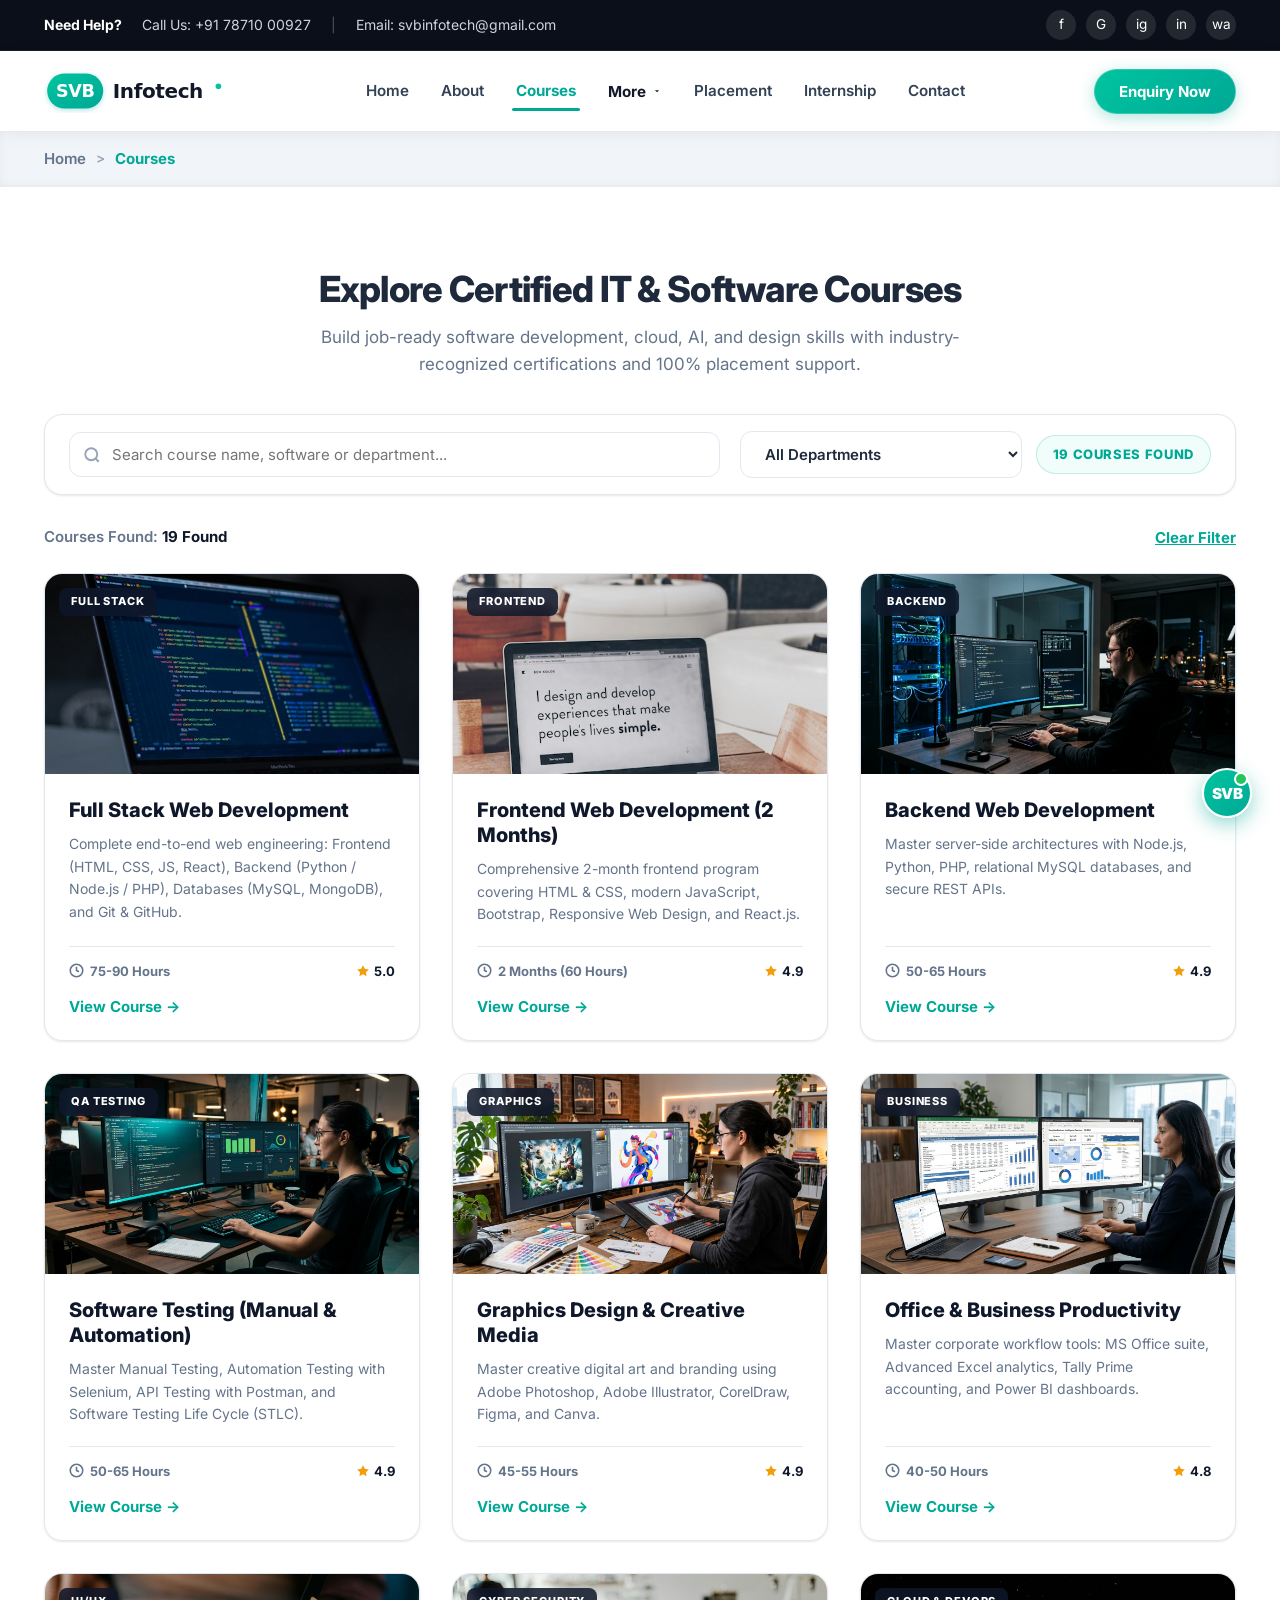
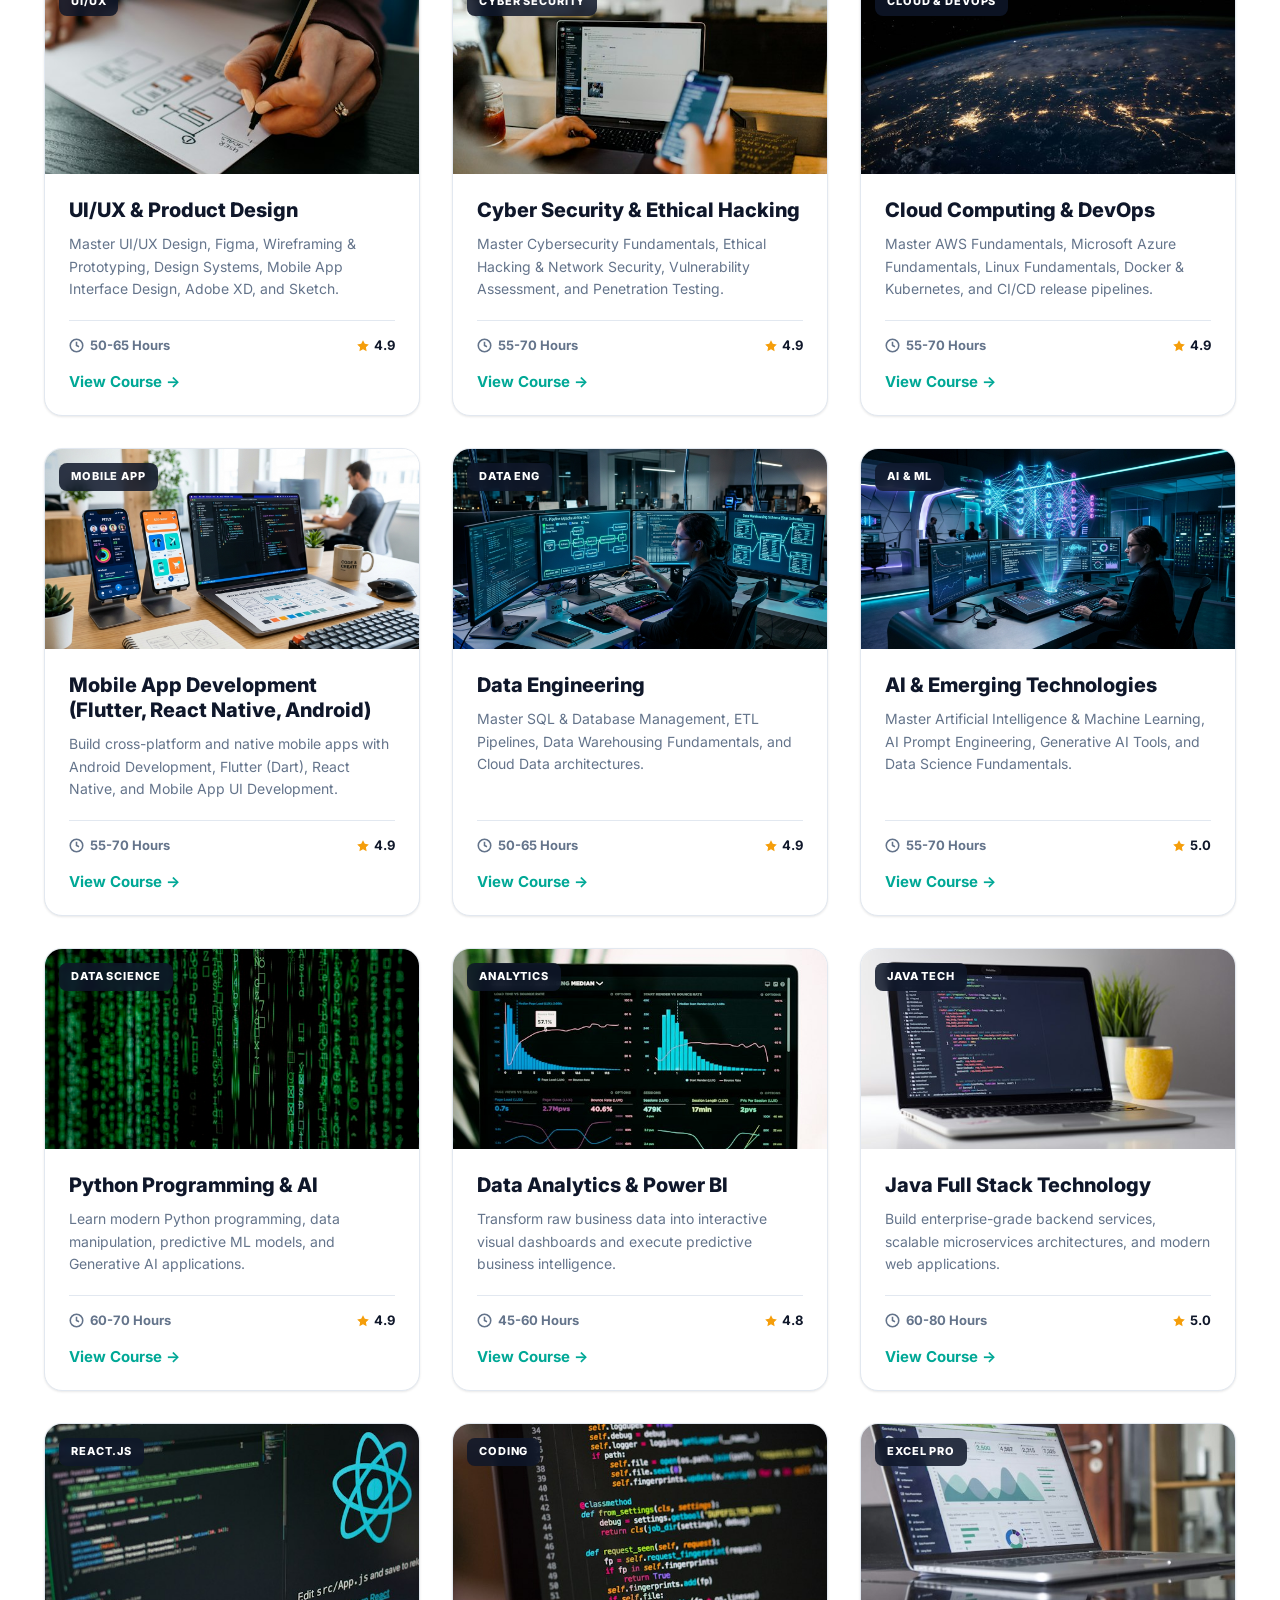
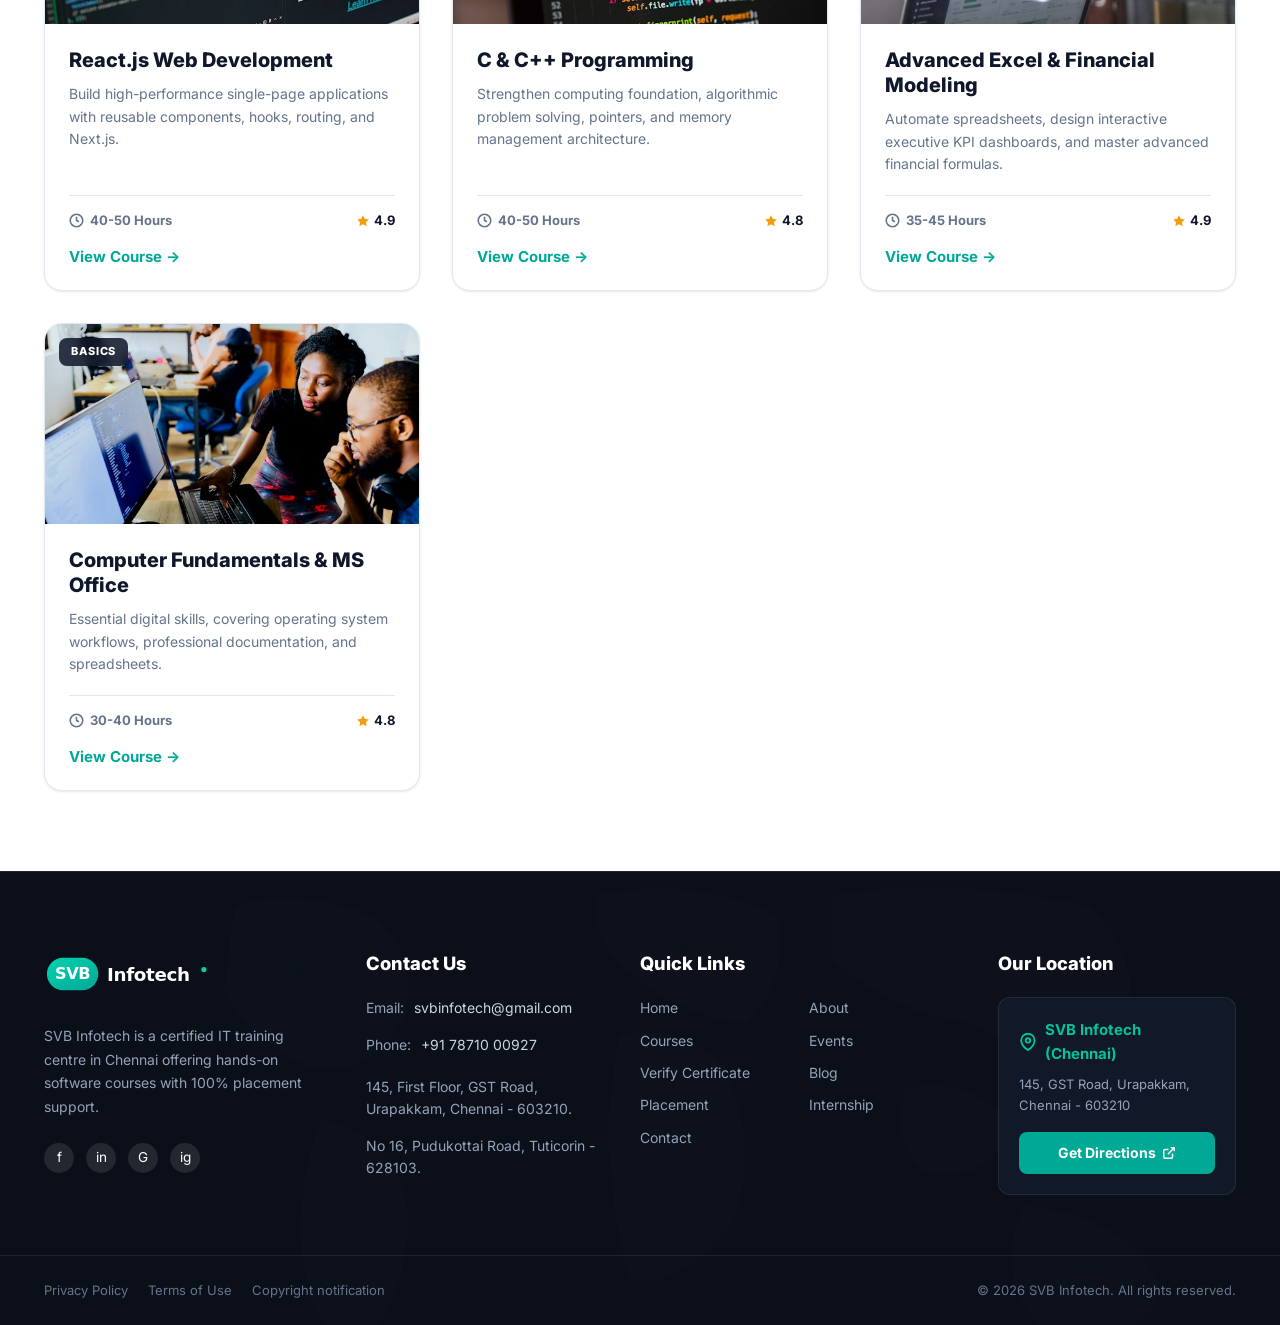
<file: courses.html>
<!DOCTYPE html>
<html lang="en">
<head>
  <meta charset="UTF-8">
  <meta name="viewport" content="width=device-width, initial-scale=1.0">
  <title>Explore Certified IT & Software Courses | SVB Infotech</title>
  
  <!-- SEO Meta Tags -->
  <meta name="description" content="Explore certified IT software courses at SVB Infotech Chennai. Full Stack Web Development, Software Testing, Mobile App Development, Cloud DevOps, Cyber Security, Data Engineering, AI, UI/UX, and Graphics Design with 100% placement assistance.">
  <meta name="keywords" content="IT courses Chennai, Software Testing Chennai, Mobile App Flutter React Native, Full Stack course Urapakkam, Data Engineering, Cloud DevOps training, UI UX certification, Graphics Design">
  <meta name="author" content="SVB Infotech">
  <link rel="canonical" href="courses.html">

  <!-- Open Graph -->
  <meta property="og:title" content="Explore Certified IT & Software Courses | SVB Infotech">
  <meta property="og:description" content="Job-ready software development, cloud, AI, and design skills with industry-recognized certifications and placement support.">
  <meta property="og:image" content="assets/images/hero_tech_training.jpg">
  <meta property="og:type" content="website">

  <!-- Favicon -->
  <link rel="icon" type="image/svg+xml" href="assets/images/favicon.svg">

  <!-- Google Fonts -->
  <link rel="preconnect" href="https://fonts.googleapis.com">
  <link rel="preconnect" href="https://fonts.gstatic.com" crossorigin>
  <link href="https://fonts.googleapis.com/css2?family=Inter:wght@400;500;600;700;800;900&display=swap" rel="stylesheet">

  <!-- Stylesheets -->
  <link rel="stylesheet" href="assets/css/style.css">
  <link rel="stylesheet" href="assets/css/responsive.css">
</head>
<body>

  <!-- Top Bar -->
  <div class="top-bar">
    <div class="container top-bar-content">
      <div class="top-bar-contact">
        <span class="help-highlight">Need Help?</span>
        <a href="tel:+917871000927">
          <span>Call Us: +91 78710 00927</span>
        </a>
        <span style="opacity: 0.3;">|</span>
        <a href="mailto:svbinfotech@gmail.com">
          <span>Email: svbinfotech@gmail.com</span>
        </a>
      </div>
      <div class="top-bar-social">
        <a href="https://facebook.com" class="social-circle-link" target="_blank" rel="noopener" aria-label="Facebook">f</a>
        <a href="https://google.com" class="social-circle-link" target="_blank" rel="noopener" aria-label="Google">G</a>
        <a href="https://instagram.com" class="social-circle-link" target="_blank" rel="noopener" aria-label="Instagram">ig</a>
        <a href="https://linkedin.com" class="social-circle-link" target="_blank" rel="noopener" aria-label="LinkedIn">in</a>
        <a href="https://wa.me/917871000927" class="social-circle-link" target="_blank" rel="noopener" aria-label="WhatsApp">wa</a>
      </div>
    </div>
  </div>

  <!-- Main Navigation Header -->
  <header class="site-header">
    <div class="container nav-wrapper">
      <a href="index.html" class="brand-logo" aria-label="SVB Infotech Home">
        <img src="assets/images/logo.svg" alt="SVB Infotech Logo">
      </a>

      <nav class="desktop-nav-menu" aria-label="Main Navigation">
        <a href="index.html" class="nav-link">Home</a>
        <a href="about.html" class="nav-link">About</a>
        <a href="courses.html" class="nav-link active">Courses</a>
        <div class="nav-item-dropdown">
          <button type="button" class="nav-link dropdown-toggle" aria-expanded="false">
            More
            <svg class="dropdown-caret" width="10" height="10" viewBox="0 0 24 24" fill="currentColor">
              <path d="M7 10l5 5 5-5z"/>
            </svg>
          </button>
          <div class="dropdown-menu">
            <a href="events.html" class="dropdown-item">
              <span class="dropdown-item-icon">
                <svg width="18" height="18" viewBox="0 0 24 24" fill="none" stroke="#ef4444" stroke-width="2" stroke-linecap="round" stroke-linejoin="round">
                  <rect x="3" y="4" width="18" height="18" rx="2" ry="2"></rect>
                  <line x1="16" y1="2" x2="16" y2="6"></line>
                  <line x1="8" y1="2" x2="8" y2="6"></line>
                  <line x1="3" y1="10" x2="21" y2="10"></line>
                  <rect x="7" y="14" width="3" height="3" fill="#ef4444" stroke="none"></rect>
                </svg>
              </span>
              <span class="dropdown-item-text">Events</span>
            </a>
            <a href="verify-certificate.html" class="dropdown-item">
              <span class="dropdown-item-icon">
                <svg width="18" height="18" viewBox="0 0 24 24" fill="none" stroke="#00a896" stroke-width="2" stroke-linecap="round" stroke-linejoin="round">
                  <circle cx="12" cy="8" r="6"></circle>
                  <path d="M15.477 12.89 17 22l-5-3-5 3 1.523-9.11"></path>
                </svg>
              </span>
              <span class="dropdown-item-text">Verify Certificate</span>
            </a>
            <a href="blog.html" class="dropdown-item">
              <span class="dropdown-item-icon">
                <svg width="18" height="18" viewBox="0 0 24 24" fill="none" stroke="#6366f1" stroke-width="2" stroke-linecap="round" stroke-linejoin="round">
                  <path d="M4 19.5A2.5 2.5 0 0 1 6.5 17H20"></path>
                  <path d="M6.5 2H20v20H6.5A2.5 2.5 0 0 1 4 19.5v-15A2.5 2.5 0 0 1 6.5 2z"></path>
                </svg>
              </span>
              <span class="dropdown-item-text">Blog</span>
            </a>
          </div>
        </div>
        <a href="placement.html" class="nav-link">Placement</a>
        <a href="internship.html" class="nav-link">Internship</a>
        <a href="contact.html" class="nav-link">Contact</a>
      </nav>

      <div class="header-cta-group">
        <button type="button" class="btn-primary open-enquiry-modal-btn">
          Enquiry Now
        </button>
        <button type="button" class="mobile-menu-toggle" id="mobileMenuToggle" aria-label="Toggle navigation menu">
          <span></span>
          <span></span>
          <span></span>
        </button>
      </div>
    </div>
  </header>

  <!-- Mobile Drawer -->
  <div class="mobile-drawer-overlay" id="mobileDrawerOverlay"></div>
  <aside class="mobile-drawer" id="mobileDrawer">
    <a href="index.html" class="brand-logo" style="margin-bottom: 20px;">
      <img src="assets/images/logo.svg" alt="SVB Infotech Logo">
    </a>
    <nav class="mobile-nav-links">
      <a href="index.html">Home</a>
      <a href="about.html">About</a>
      <a href="courses.html" class="active">Courses</a>
      <div class="mobile-dropdown-group">
        <button type="button" class="mobile-dropdown-toggle" aria-expanded="false">
          <span>More</span>
          <svg class="mobile-caret" width="14" height="14" viewBox="0 0 24 24" fill="currentColor">
            <path d="M7 10l5 5 5-5z"/>
          </svg>
        </button>
        <div class="mobile-submenu">
          <a href="events.html" class="mobile-sublink">
            <svg width="16" height="16" viewBox="0 0 24 24" fill="none" stroke="#ef4444" stroke-width="2" stroke-linecap="round" stroke-linejoin="round">
              <rect x="3" y="4" width="18" height="18" rx="2" ry="2"></rect>
              <line x1="16" y1="2" x2="16" y2="6"></line>
              <line x1="8" y1="2" x2="8" y2="6"></line>
              <line x1="3" y1="10" x2="21" y2="10"></line>
              <rect x="7" y="14" width="3" height="3" fill="#ef4444" stroke="none"></rect>
            </svg>
            <span>Events</span>
          </a>
          <a href="verify-certificate.html" class="mobile-sublink">
            <svg width="16" height="16" viewBox="0 0 24 24" fill="none" stroke="#00a896" stroke-width="2" stroke-linecap="round" stroke-linejoin="round">
              <circle cx="12" cy="8" r="6"></circle>
              <path d="M15.477 12.89 17 22l-5-3-5 3 1.523-9.11"></path>
            </svg>
            <span>Verify Certificate</span>
          </a>
          <a href="blog.html" class="mobile-sublink">
            <svg width="16" height="16" viewBox="0 0 24 24" fill="none" stroke="#6366f1" stroke-width="2" stroke-linecap="round" stroke-linejoin="round">
              <path d="M4 19.5A2.5 2.5 0 0 1 6.5 17H20"></path>
              <path d="M6.5 2H20v20H6.5A2.5 2.5 0 0 1 4 19.5v-15A2.5 2.5 0 0 1 6.5 2z"></path>
            </svg>
            <span>Blog</span>
          </a>
        </div>
      </div>
      <a href="placement.html">Placement</a>
      <a href="internship.html">Internship</a>
      <a href="contact.html">Contact</a>
    </nav>
    <div style="margin-top: auto; display: flex; flex-direction: column; gap: 14px;">
      <button type="button" class="btn-primary open-enquiry-modal-btn" style="width: 100%;">Enquiry Now</button>
      <a href="tel:+917871000927" class="btn-secondary" style="width: 100%; text-align: center;">Call +91 78710 00927</a>
    </div>
  </aside>

  <!-- Breadcrumbs Banner -->
  <section class="page-breadcrumb-banner compact">
    <div class="container">
      <nav class="breadcrumb-nav" aria-label="Breadcrumb">
        <a href="index.html">Home</a>
        <span class="separator">&gt;</span>
        <span class="current-page">Courses</span>
      </nav>
    </div>
  </section>

  <!-- Main Content -->
  <main>
    <section class="courses-showcase-section">
      <div class="container">
        
        <!-- Header -->
        <div style="text-align: center; margin-bottom: 36px;">
          <h1 class="section-title">Explore Certified IT &amp; Software Courses</h1>
          <p class="section-subtitle section-subtitle-centered">
            Build job-ready software development, cloud, AI, and design skills with industry-recognized certifications and 100% placement support.
          </p>
        </div>

        <!-- Search & Filter Controls Bar -->
        <div class="courses-filter-bar">
          <div class="filter-search-input-group">
            <svg viewBox="0 0 24 24" fill="none" stroke="currentColor" stroke-width="2.5"><circle cx="11" cy="11" r="8"></circle><line x1="21" y1="21" x2="16.65" y2="16.65"></line></svg>
            <input 
              type="text" 
              id="courseSearchInput" 
              class="filter-search-input" 
              placeholder="Search course name, software or department..."
              aria-label="Search course catalog"
            >
          </div>

          <div style="display: flex; align-items: center; gap: 14px; flex-wrap: wrap;">
            <select id="departmentFilterSelect" class="filter-dropdown-select" aria-label="Filter by department">
              <option value="all">All Departments</option>
              <option value="full-stack">Web &amp; Full Stack</option>
              <option value="software-testing">Software Testing</option>
              <option value="mobile-app">Mobile App Development</option>
              <option value="cloud">Cloud Computing &amp; DevOps</option>
              <option value="security">Cyber Security</option>
              <option value="data-ai">Data Engineering &amp; AI</option>
              <option value="design">UI/UX &amp; Graphics Design</option>
              <option value="productivity">Office &amp; Business Productivity</option>
              <option value="programming">Core Programming</option>
            </select>

            <span class="course-count-badge" id="courseCountBadge">19 COURSES FOUND</span>
          </div>
        </div>

        <!-- Summary & Reset Line -->
        <div class="courses-summary-row">
          <div>
            Courses Found: <strong id="coursesSummaryCount" style="color: #0f172a;">19 Found</strong>
          </div>
          <button type="button" class="clear-filter-btn" id="clearCourseFilterBtn">
            Clear Filter
          </button>
        </div>

        <!-- Dynamic Courses Grid (19 Courses) -->
        <div class="courses-grid-layout" id="coursesGridContainer">
          <!-- Populated dynamically via courses-data.js and main.js -->
        </div>

      </div>
    </section>
  </main>

  <!-- Site Footer -->
  <footer class="site-footer">
    <div class="footer-map-overlay"></div>
    <div class="container footer-main-grid">
      
      <div class="footer-col">
        <a href="index.html" class="footer-brand-logo">
          <img src="assets/images/logo-white.svg" alt="SVB Infotech Logo">
        </a>
        <p class="footer-about-text">
          SVB Infotech is a certified IT training centre in Chennai offering hands-on software courses with 100% placement support.
        </p>
        <div class="footer-social-links">
          <a href="https://facebook.com" class="social-circle-link" target="_blank" rel="noopener" aria-label="Facebook">f</a>
          <a href="https://linkedin.com" class="social-circle-link" target="_blank" rel="noopener" aria-label="LinkedIn">in</a>
          <a href="https://google.com" class="social-circle-link" target="_blank" rel="noopener" aria-label="Google">G</a>
          <a href="https://instagram.com" class="social-circle-link" target="_blank" rel="noopener" aria-label="Instagram">ig</a>
        </div>
      </div>

      <div class="footer-col">
        <h4>Contact Us</h4>
        <div class="footer-contact-list">
          <div class="footer-contact-item">
            <span>Email:</span>
            <a href="mailto:svbinfotech@gmail.com">svbinfotech@gmail.com</a>
          </div>
          <div class="footer-contact-item">
            <span>Phone:</span>
            <a href="tel:+917871000927">+91 78710 00927</a>
          </div>
          <div class="footer-contact-item" style="margin-top: 6px;">
            <span>145, First Floor, GST Road, Urapakkam, Chennai - 603210.</span>
          </div>
          <div class="footer-contact-item">
            <span>No 16, Pudukottai Road, Tuticorin - 628103.</span>
          </div>
        </div>
      </div>

      <div class="footer-col">
        <h4>Quick Links</h4>
        <ul class="footer-links-list">
          <li><a href="index.html">Home</a></li>
          <li><a href="about.html">About</a></li>
          <li><a href="courses.html">Courses</a></li>
          <li><a href="events.html">Events</a></li>
          <li><a href="verify-certificate.html">Verify Certificate</a></li>
          <li><a href="blog.html">Blog</a></li>
          <li><a href="placement.html">Placement</a></li>
          <li><a href="internship.html">Internship</a></li>
          <li><a href="contact.html">Contact</a></li>
        </ul>
      </div>

      <div class="footer-col">
        <h4>Our Location</h4>
        <div class="footer-location-card">
          <div class="location-marker-title">
            <svg width="18" height="18" viewBox="0 0 24 24" fill="none" stroke="currentColor" stroke-width="2.5"><path d="M21 10c0 7-9 13-9 13s-9-6-9-13a9 9 0 0 1 18 0z"></path><circle cx="12" cy="10" r="3"></circle></svg>
            <span>SVB Infotech (Chennai)</span>
          </div>
          <p class="location-address">
            145, GST Road, Urapakkam,<br>
            Chennai - 603210
          </p>
          <a href="https://maps.google.com/?q=145+GST+Road+Urapakkam+Chennai" target="_blank" rel="noopener" class="btn-get-directions">
            Get Directions
            <svg width="14" height="14" viewBox="0 0 24 24" fill="none" stroke="currentColor" stroke-width="2.5"><path d="M18 13v6a2 2 0 0 1-2 2H5a2 2 0 0 1-2-2V8a2 2 0 0 1 2-2h6"></path><polyline points="15 3 21 3 21 9"></polyline><line x1="10" y1="14" x2="21" y2="3"></line></svg>
          </a>
        </div>
      </div>

    </div>

    <div class="footer-bottom-bar">
      <div class="container footer-bottom-content">
        <div class="footer-legal-links">
          <a href="javascript:void(0)" onclick="alert('SVB Infotech respects student privacy.')">Privacy Policy</a>
          <a href="javascript:void(0)" onclick="alert('SVB Infotech Terms')">Terms of Use</a>
          <a href="javascript:void(0)" onclick="alert('SVB Infotech Copyright')">Copyright notification</a>
        </div>
        <div>
          &copy; 2026 SVB Infotech. All rights reserved.
        </div>
      </div>
    </div>
  </footer>

  <!-- Floating Action Buttons -->
  <div class="floating-actions-container">
    <button type="button" class="floating-svb-badge" id="chatbotToggleBtn" aria-label="Open SVB AI Assistant Chatbot" title="Chat with SVB AI Assistant">
      <span class="svb-badge-text">SVB</span>
      <span class="floating-online-dot"></span>
      <span class="floating-badge-tooltip">Chat with SVB AI 👋</span>
    </button>
    <button type="button" class="back-to-top-btn" id="backToTopBtn" aria-label="Back to Top">
      <svg width="20" height="20" viewBox="0 0 24 24" fill="none" stroke="currentColor" stroke-width="2.5"><polyline points="18 15 12 9 6 15"></polyline></svg>
    </button>
  </div>

  <!-- Course Detail Modal -->
  <div class="modal-overlay" id="courseDetailModal">
    <div class="modal-box" style="max-width: 720px;">
      <button type="button" class="modal-close-btn" aria-label="Close modal">&times;</button>
      <div id="courseDetailModalBody">
        <!-- Injected dynamically on course click -->
      </div>
    </div>
  </div>

  <!-- Shared Enquiry Modal -->
  <div class="modal-overlay" id="enquiryModal">
    <div class="modal-box">
      <button type="button" class="modal-close-btn" aria-label="Close modal">&times;</button>
      <div style="margin-bottom: 24px;">
        <span class="section-tag">COURSE ENROLLMENT</span>
        <h3 style="font-size: 1.85rem; font-weight: 900; margin-top: 6px; margin-bottom: 8px;">Enquire &amp; Reserve Seat</h3>
        <p style="font-size: 0.95rem; color: #64748b;">Speak with a senior course advisor to review batch schedules, syllabus details, and scholarship availability.</p>
      </div>

      <form id="enquiryModalForm">
        <div class="form-group">
          <label class="form-label">Full Name <span class="req">*</span></label>
          <input type="text" name="name" class="form-control" placeholder="Enter your full name" required>
        </div>

        <div class="form-grid-two">
          <div class="form-group">
            <label class="form-label">Mobile Number <span class="req">*</span></label>
            <input type="tel" name="phone" class="form-control" placeholder="Your WhatsApp / phone" required>
          </div>
          <div class="form-group">
            <label class="form-label">Email Address <span class="req">*</span></label>
            <input type="email" name="email" class="form-control" placeholder="Your active email" required>
          </div>
        </div>

        <div class="form-group">
          <label class="form-label">Course of Interest</label>
          <select name="course" id="enquiryCourseSelect" class="form-control">
            <option value="Full Stack Web Development">Full Stack Web Development</option>
            <option value="Frontend Web Development (2 Months)">Frontend Web Development (2 Months)</option>
            <option value="Backend Web Development">Backend Web Development</option>
            <option value="Software Testing (Manual & Automation)">Software Testing (Manual & Automation)</option>
            <option value="Graphics Design & Creative Media">Graphics Design & Creative Media</option>
            <option value="Office & Business Productivity">Office & Business Productivity</option>
            <option value="UI/UX & Product Design">UI/UX & Product Design</option>
            <option value="Cyber Security & Ethical Hacking">Cyber Security & Ethical Hacking</option>
            <option value="Cloud Computing & DevOps">Cloud Computing & DevOps</option>
            <option value="Mobile App Development (Flutter, React Native, Android)">Mobile App Development (Flutter, React Native, Android)</option>
            <option value="Data Engineering">Data Engineering</option>
            <option value="AI & Emerging Technologies">AI & Emerging Technologies</option>
            <option value="Python Programming & AI">Python Programming & AI</option>
            <option value="Data Analytics & Power BI">Data Analytics & Power BI</option>
            <option value="Java Full Stack Technology">Java Full Stack Technology</option>
            <option value="React.js Web Development">React.js Web Development</option>
            <option value="C & C++ Programming">C & C++ Programming</option>
            <option value="Advanced Excel & Financial Modeling">Advanced Excel & Financial Modeling</option>
            <option value="Computer Fundamentals & MS Office">Computer Fundamentals & MS Office</option>
          </select>
        </div>

        <div class="form-submit-row" style="margin-top: 24px;">
          <button type="submit" class="btn-submit" style="width: 100%;">Submit Course Enquiry</button>
        </div>
      </form>
    </div>
  </div>

  <!-- Scripts -->
  <script src="assets/js/courses-data.js"></script>
  <script src="assets/js/main.js"></script>
</body>
</html>
</file>
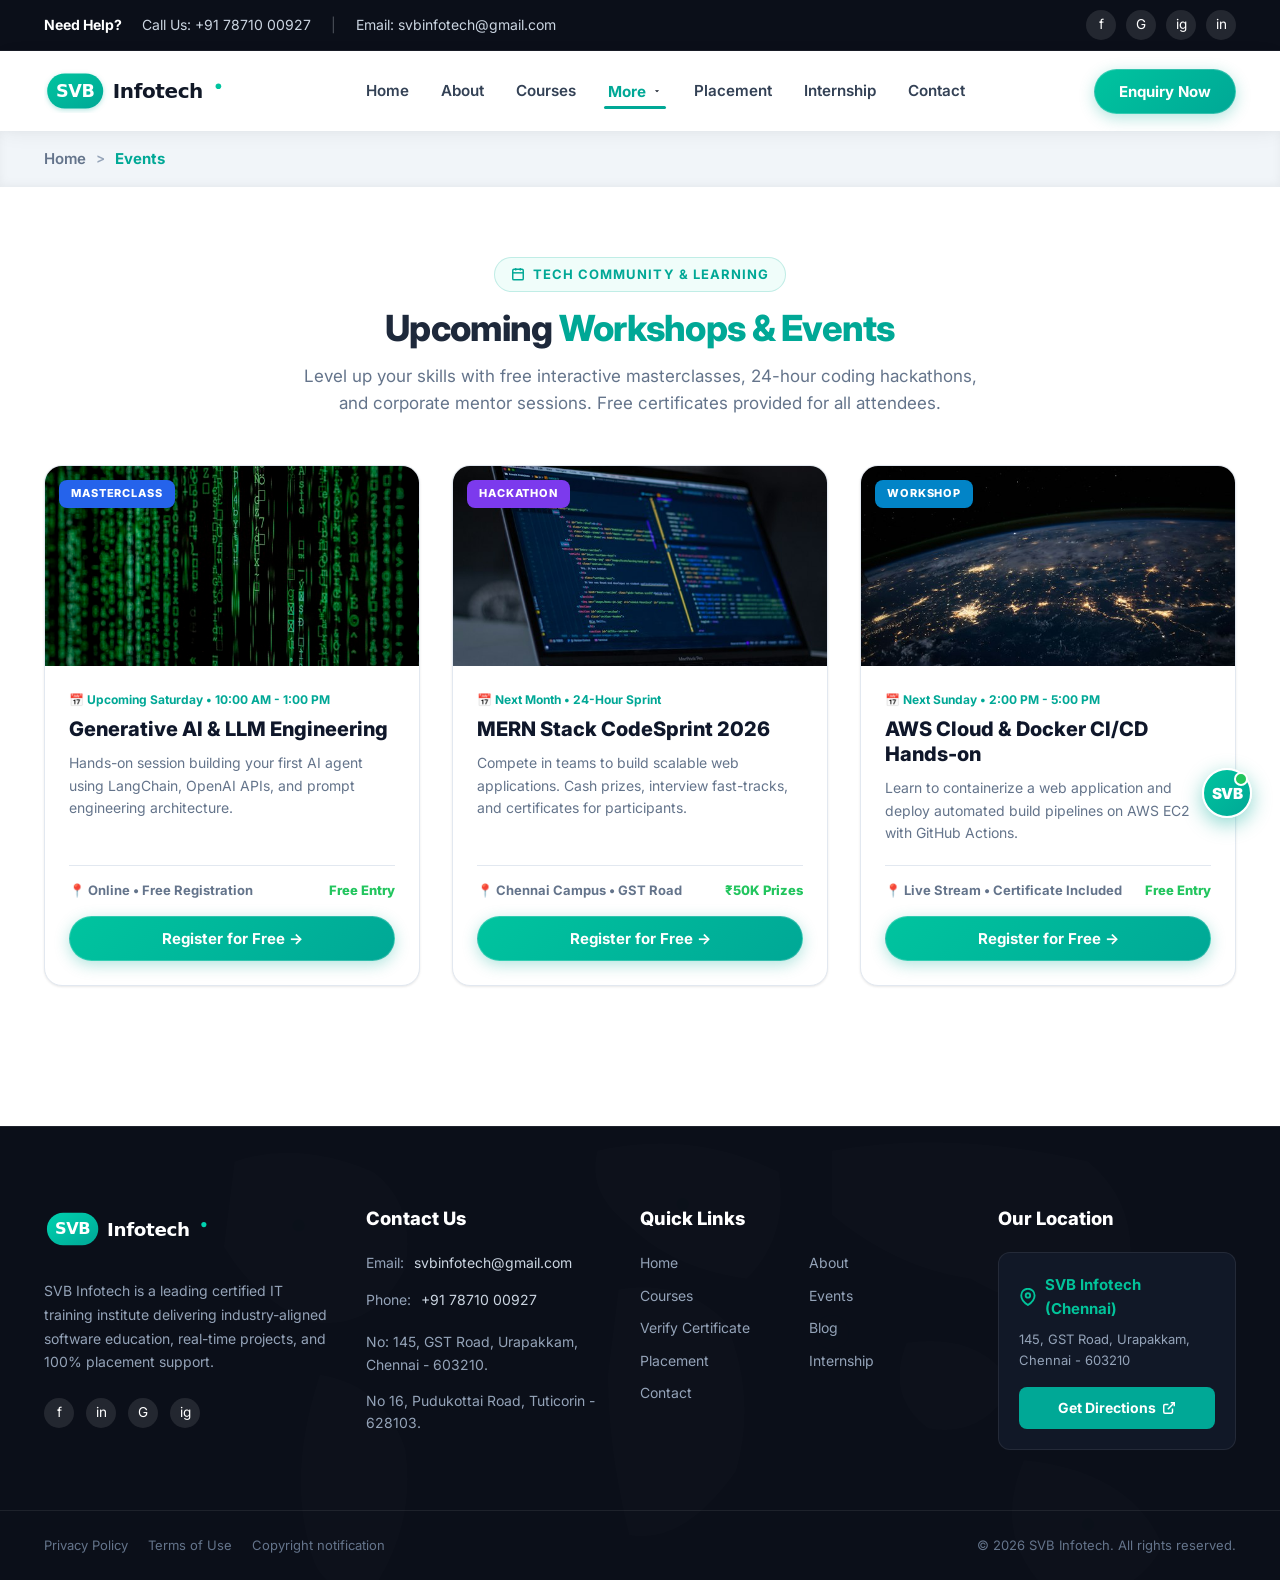
<file: events.html>
<!DOCTYPE html>
<html lang="en">
<head>
  <meta charset="UTF-8">
  <meta name="viewport" content="width=device-width, initial-scale=1.0">
  <title>Events, Workshops &amp; Hackathons | SVB Infotech</title>
  
  <!-- SEO Meta Tags -->
  <meta name="description" content="Explore upcoming free technical workshops, coding hackathons, AI masterclasses, and alumni tech sessions at SVB Infotech Chennai.">
  <meta name="keywords" content="SVB Infotech events, coding workshops Chennai, free AI masterclass, full stack hackathon, technical webinars">
  <meta name="author" content="SVB Infotech">
  <link rel="canonical" href="events.html">

  <!-- Open Graph -->
  <meta property="og:title" content="Events, Workshops &amp; Hackathons | SVB Infotech">
  <meta property="og:description" content="Join free tech workshops, hands-on masterclasses, and hackathons conducted by industry experts.">
  <meta property="og:image" content="assets/images/students_group.jpg">
  <meta property="og:type" content="website">

  <!-- Favicon -->
  <link rel="icon" type="image/svg+xml" href="assets/images/favicon.svg">

  <!-- Google Fonts -->
  <link rel="preconnect" href="https://fonts.googleapis.com">
  <link rel="preconnect" href="https://fonts.gstatic.com" crossorigin>
  <link href="https://fonts.googleapis.com/css2?family=Inter:wght@400;500;600;700;800;900&display=swap" rel="stylesheet">

  <!-- Stylesheets -->
  <link rel="stylesheet" href="assets/css/style.css">
  <link rel="stylesheet" href="assets/css/responsive.css">
</head>
<body>

  <!-- Top Bar -->
  <div class="top-bar">
    <div class="container top-bar-content">
      <div class="top-bar-contact">
        <span class="help-highlight">Need Help?</span>
        <a href="tel:+917871000927">
          <span>Call Us: +91 78710 00927</span>
        </a>
        <span style="opacity: 0.3;">|</span>
        <a href="mailto:svbinfotech@gmail.com">
          <span>Email: svbinfotech@gmail.com</span>
        </a>
      </div>
      <div class="top-bar-social">
        <a href="https://facebook.com" class="social-circle-link" target="_blank" rel="noopener" aria-label="Facebook">f</a>
        <a href="https://google.com" class="social-circle-link" target="_blank" rel="noopener" aria-label="Google">G</a>
        <a href="https://instagram.com" class="social-circle-link" target="_blank" rel="noopener" aria-label="Instagram">ig</a>
        <a href="https://linkedin.com" class="social-circle-link" target="_blank" rel="noopener" aria-label="LinkedIn">in</a>
      </div>
    </div>
  </div>

  <!-- Main Navigation Header -->
  <header class="site-header">
    <div class="container nav-wrapper">
      <a href="index.html" class="brand-logo" aria-label="SVB Infotech Home">
        <img src="assets/images/logo.svg" alt="SVB Infotech Logo">
      </a>

      <nav class="desktop-nav-menu" aria-label="Main Navigation">
        <a href="index.html" class="nav-link">Home</a>
        <a href="about.html" class="nav-link">About</a>
        <a href="courses.html" class="nav-link">Courses</a>
        <div class="nav-item-dropdown active">
          <button type="button" class="nav-link dropdown-toggle active" aria-expanded="false">
            More
            <svg class="dropdown-caret" width="10" height="10" viewBox="0 0 24 24" fill="currentColor">
              <path d="M7 10l5 5 5-5z"/>
            </svg>
          </button>
          <div class="dropdown-menu">
            <a href="events.html" class="dropdown-item active">
              <span class="dropdown-item-icon">
                <svg width="18" height="18" viewBox="0 0 24 24" fill="none" stroke="#ef4444" stroke-width="2" stroke-linecap="round" stroke-linejoin="round">
                  <rect x="3" y="4" width="18" height="18" rx="2" ry="2"></rect>
                  <line x1="16" y1="2" x2="16" y2="6"></line>
                  <line x1="8" y1="2" x2="8" y2="6"></line>
                  <line x1="3" y1="10" x2="21" y2="10"></line>
                  <rect x="7" y="14" width="3" height="3" fill="#ef4444" stroke="none"></rect>
                </svg>
              </span>
              <span class="dropdown-item-text">Events</span>
            </a>
            <a href="verify-certificate.html" class="dropdown-item">
              <span class="dropdown-item-icon">
                <svg width="18" height="18" viewBox="0 0 24 24" fill="none" stroke="#00a896" stroke-width="2" stroke-linecap="round" stroke-linejoin="round">
                  <circle cx="12" cy="8" r="6"></circle>
                  <path d="M15.477 12.89 17 22l-5-3-5 3 1.523-9.11"></path>
                </svg>
              </span>
              <span class="dropdown-item-text">Verify Certificate</span>
            </a>
            <a href="blog.html" class="dropdown-item">
              <span class="dropdown-item-icon">
                <svg width="18" height="18" viewBox="0 0 24 24" fill="none" stroke="#6366f1" stroke-width="2" stroke-linecap="round" stroke-linejoin="round">
                  <path d="M4 19.5A2.5 2.5 0 0 1 6.5 17H20"></path>
                  <path d="M6.5 2H20v20H6.5A2.5 2.5 0 0 1 4 19.5v-15A2.5 2.5 0 0 1 6.5 2z"></path>
                </svg>
              </span>
              <span class="dropdown-item-text">Blog</span>
            </a>
          </div>
        </div>
        <a href="placement.html" class="nav-link">Placement</a>
        <a href="internship.html" class="nav-link">Internship</a>
        <a href="contact.html" class="nav-link">Contact</a>
      </nav>

      <div class="header-cta-group">
        <button type="button" class="btn-primary open-enquiry-modal-btn">
          Enquiry Now
        </button>
        <button type="button" class="mobile-menu-toggle" id="mobileMenuToggle" aria-label="Toggle navigation menu">
          <span></span>
          <span></span>
          <span></span>
        </button>
      </div>
    </div>
  </header>

  <!-- Mobile Drawer -->
  <div class="mobile-drawer-overlay" id="mobileDrawerOverlay"></div>
  <aside class="mobile-drawer" id="mobileDrawer">
    <a href="index.html" class="brand-logo" style="margin-bottom: 20px;">
      <img src="assets/images/logo.svg" alt="SVB Infotech Logo">
    </a>
    <nav class="mobile-nav-links">
      <a href="index.html">Home</a>
      <a href="about.html">About</a>
      <a href="courses.html">Courses</a>
      <div class="mobile-dropdown-group open">
        <button type="button" class="mobile-dropdown-toggle" aria-expanded="true">
          <span>More</span>
          <svg class="mobile-caret" width="14" height="14" viewBox="0 0 24 24" fill="currentColor">
            <path d="M7 10l5 5 5-5z"/>
          </svg>
        </button>
        <div class="mobile-submenu">
          <a href="events.html" class="mobile-sublink active">
            <svg width="16" height="16" viewBox="0 0 24 24" fill="none" stroke="#ef4444" stroke-width="2" stroke-linecap="round" stroke-linejoin="round">
              <rect x="3" y="4" width="18" height="18" rx="2" ry="2"></rect>
              <line x1="16" y1="2" x2="16" y2="6"></line>
              <line x1="8" y1="2" x2="8" y2="6"></line>
              <line x1="3" y1="10" x2="21" y2="10"></line>
              <rect x="7" y="14" width="3" height="3" fill="#ef4444" stroke="none"></rect>
            </svg>
            <span>Events</span>
          </a>
          <a href="verify-certificate.html" class="mobile-sublink">
            <svg width="16" height="16" viewBox="0 0 24 24" fill="none" stroke="#00a896" stroke-width="2" stroke-linecap="round" stroke-linejoin="round">
              <circle cx="12" cy="8" r="6"></circle>
              <path d="M15.477 12.89 17 22l-5-3-5 3 1.523-9.11"></path>
            </svg>
            <span>Verify Certificate</span>
          </a>
          <a href="blog.html" class="mobile-sublink">
            <svg width="16" height="16" viewBox="0 0 24 24" fill="none" stroke="#6366f1" stroke-width="2" stroke-linecap="round" stroke-linejoin="round">
              <path d="M4 19.5A2.5 2.5 0 0 1 6.5 17H20"></path>
              <path d="M6.5 2H20v20H6.5A2.5 2.5 0 0 1 4 19.5v-15A2.5 2.5 0 0 1 6.5 2z"></path>
            </svg>
            <span>Blog</span>
          </a>
        </div>
      </div>
      <a href="placement.html">Placement</a>
      <a href="internship.html">Internship</a>
      <a href="contact.html">Contact</a>
    </nav>
    <div style="margin-top: auto; display: flex; flex-direction: column; gap: 14px;">
      <button type="button" class="btn-primary open-enquiry-modal-btn" style="width: 100%;">Enquiry Now</button>
      <a href="tel:+917871000927" class="btn-secondary" style="width: 100%; text-align: center;">Call +91 78710 00927</a>
    </div>
  </aside>

  <!-- Breadcrumbs Banner -->
  <section class="page-breadcrumb-banner compact">
    <div class="container">
      <nav class="breadcrumb-nav" aria-label="Breadcrumb">
        <a href="index.html">Home</a>
        <span class="separator">&gt;</span>
        <span class="current-page">Events</span>
      </nav>
    </div>
  </section>

  <!-- Main Content -->
  <main>
    <section style="padding: 70px 0 90px; background: #ffffff;">
      <div class="container">
        
        <div style="text-align: center; margin-bottom: 48px;">
          <span class="section-tag">
            <svg viewBox="0 0 24 24" fill="none" stroke="currentColor" stroke-width="2.5"><rect x="3" y="4" width="18" height="18" rx="2" ry="2"></rect><line x1="16" y1="2" x2="16" y2="6"></line><line x1="8" y1="2" x2="8" y2="6"></line><line x1="3" y1="10" x2="21" y2="10"></line></svg>
            TECH COMMUNITY &amp; LEARNING
          </span>
          <h1 class="section-title">Upcoming <span class="text-teal">Workshops &amp; Events</span></h1>
          <p class="section-subtitle section-subtitle-centered">
            Level up your skills with free interactive masterclasses, 24-hour coding hackathons, and corporate mentor sessions. Free certificates provided for all attendees.
          </p>
        </div>

        <div class="events-three-grid">
          
          <!-- Event 1 -->
          <article class="course-card-item">
            <div class="course-thumbnail-box">
              <img src="assets/images/course_python.jpg" alt="Generative AI Masterclass">
              <span class="course-category-tag" style="background: #2563eb;">MASTERCLASS</span>
            </div>
            <div class="course-card-body">
              <div style="display: flex; gap: 8px; font-size: 0.75rem; font-weight: 700; color: var(--primary-teal); margin-bottom: 8px;">
                <span>📅 Upcoming Saturday &bull; 10:00 AM - 1:00 PM</span>
              </div>
              <h3 style="font-size: 1.25rem;">Generative AI &amp; LLM Engineering</h3>
              <p>Hands-on session building your first AI agent using LangChain, OpenAI APIs, and prompt engineering architecture.</p>
              <div class="course-card-meta">
                <span>📍 Online &bull; Free Registration</span>
                <span style="color: #22c55e; font-weight: 800;">Free Entry</span>
              </div>
              <button type="button" class="btn-primary open-enquiry-modal-btn" data-course-name="Event: Generative AI Masterclass" style="width: 100%;">
                Register for Free &rarr;
              </button>
            </div>
          </article>

          <!-- Event 2 -->
          <article class="course-card-item">
            <div class="course-thumbnail-box">
              <img src="assets/images/course_fullstack.jpg" alt="Full Stack Hackathon">
              <span class="course-category-tag" style="background: #7c3aed;">HACKATHON</span>
            </div>
            <div class="course-card-body">
              <div style="display: flex; gap: 8px; font-size: 0.75rem; font-weight: 700; color: var(--primary-teal); margin-bottom: 8px;">
                <span>📅 Next Month &bull; 24-Hour Sprint</span>
              </div>
              <h3 style="font-size: 1.25rem;">MERN Stack CodeSprint 2026</h3>
              <p>Compete in teams to build scalable web applications. Cash prizes, interview fast-tracks, and certificates for participants.</p>
              <div class="course-card-meta">
                <span>📍 Chennai Campus &bull; GST Road</span>
                <span style="color: #22c55e; font-weight: 800;">₹50K Prizes</span>
              </div>
              <button type="button" class="btn-primary open-enquiry-modal-btn" data-course-name="Event: MERN CodeSprint Hackathon" style="width: 100%;">
                Register for Free &rarr;
              </button>
            </div>
          </article>

          <!-- Event 3 -->
          <article class="course-card-item">
            <div class="course-thumbnail-box">
              <img src="assets/images/course_cloud.jpg" alt="Cloud DevOps Workshop">
              <span class="course-category-tag" style="background: #0284c7;">WORKSHOP</span>
            </div>
            <div class="course-card-body">
              <div style="display: flex; gap: 8px; font-size: 0.75rem; font-weight: 700; color: var(--primary-teal); margin-bottom: 8px;">
                <span>📅 Next Sunday &bull; 2:00 PM - 5:00 PM</span>
              </div>
              <h3 style="font-size: 1.25rem;">AWS Cloud &amp; Docker CI/CD Hands-on</h3>
              <p>Learn to containerize a web application and deploy automated build pipelines on AWS EC2 with GitHub Actions.</p>
              <div class="course-card-meta">
                <span>📍 Live Stream &bull; Certificate Included</span>
                <span style="color: #22c55e; font-weight: 800;">Free Entry</span>
              </div>
              <button type="button" class="btn-primary open-enquiry-modal-btn" data-course-name="Event: AWS Cloud DevOps Workshop" style="width: 100%;">
                Register for Free &rarr;
              </button>
            </div>
          </article>

        </div>

      </div>
    </section>
  </main>

  <!-- Site Footer -->
  <footer class="site-footer">
    <div class="footer-map-overlay"></div>
    <div class="container footer-main-grid">
      
      <div class="footer-col">
        <a href="index.html" class="footer-brand-logo">
          <img src="assets/images/logo-white.svg" alt="SVB Infotech Logo">
        </a>
        <p class="footer-about-text">
          SVB Infotech is a leading certified IT training institute delivering industry-aligned software education, real-time projects, and 100% placement support.
        </p>
        <div class="footer-social-links">
          <a href="https://facebook.com" class="social-circle-link" target="_blank" rel="noopener" aria-label="Facebook">f</a>
          <a href="https://linkedin.com" class="social-circle-link" target="_blank" rel="noopener" aria-label="LinkedIn">in</a>
          <a href="https://google.com" class="social-circle-link" target="_blank" rel="noopener" aria-label="Google">G</a>
          <a href="https://instagram.com" class="social-circle-link" target="_blank" rel="noopener" aria-label="Instagram">ig</a>
        </div>
      </div>

      <div class="footer-col">
        <h4>Contact Us</h4>
        <div class="footer-contact-list">
          <div class="footer-contact-item">
            <span>Email:</span>
            <a href="mailto:svbinfotech@gmail.com">svbinfotech@gmail.com</a>
          </div>
          <div class="footer-contact-item">
            <span>Phone:</span>
            <a href="tel:+917871000927">+91 78710 00927</a>
          </div>
          <div class="footer-contact-item" style="margin-top: 6px;">
            <span>No: 145, GST Road, Urapakkam, Chennai - 603210.</span>
          </div>
          <div class="footer-contact-item">
            <span>No 16, Pudukottai Road, Tuticorin - 628103.</span>
          </div>
        </div>
      </div>

      <div class="footer-col">
        <h4>Quick Links</h4>
        <ul class="footer-links-list">
          <li><a href="index.html">Home</a></li>
          <li><a href="about.html">About</a></li>
          <li><a href="courses.html">Courses</a></li>
          <li><a href="events.html">Events</a></li>
          <li><a href="verify-certificate.html">Verify Certificate</a></li>
          <li><a href="blog.html">Blog</a></li>
          <li><a href="placement.html">Placement</a></li>
          <li><a href="internship.html">Internship</a></li>
          <li><a href="contact.html">Contact</a></li>
        </ul>
      </div>

      <div class="footer-col">
        <h4>Our Location</h4>
        <div class="footer-location-card">
          <div class="location-marker-title">
            <svg width="18" height="18" viewBox="0 0 24 24" fill="none" stroke="currentColor" stroke-width="2.5"><path d="M21 10c0 7-9 13-9 13s-9-6-9-13a9 9 0 0 1 18 0z"></path><circle cx="12" cy="10" r="3"></circle></svg>
            <span>SVB Infotech (Chennai)</span>
          </div>
          <p class="location-address">
            145, GST Road, Urapakkam,<br>
            Chennai - 603210
          </p>
          <a href="https://maps.google.com/?q=145+GST+Road+Urapakkam+Chennai" target="_blank" rel="noopener" class="btn-get-directions">
            Get Directions
            <svg width="14" height="14" viewBox="0 0 24 24" fill="none" stroke="currentColor" stroke-width="2.5"><path d="M18 13v6a2 2 0 0 1-2 2H5a2 2 0 0 1-2-2V8a2 2 0 0 1 2-2h6"></path><polyline points="15 3 21 3 21 9"></polyline><line x1="10" y1="14" x2="21" y2="3"></line></svg>
          </a>
        </div>
      </div>

    </div>

    <div class="footer-bottom-bar">
      <div class="container footer-bottom-content">
        <div class="footer-legal-links">
          <a href="javascript:void(0)" onclick="alert('SVB Infotech respects student privacy.')">Privacy Policy</a>
          <a href="javascript:void(0)" onclick="alert('SVB Infotech Terms')">Terms of Use</a>
          <a href="javascript:void(0)" onclick="alert('SVB Infotech Copyright')">Copyright notification</a>
        </div>
        <div>
          &copy; 2026 SVB Infotech. All rights reserved.
        </div>
      </div>
    </div>
  </footer>

  <!-- Floating Action Buttons -->
  <div class="floating-actions-container">
    <button type="button" class="floating-svb-badge" id="chatbotToggleBtn" aria-label="Open SVB AI Assistant Chatbot" title="Chat with SVB AI Assistant">
      <span class="svb-badge-text">SVB</span>
      <span class="floating-online-dot"></span>
      <span class="floating-badge-tooltip">Chat with SVB AI 👋</span>
    </button>
    <button type="button" class="back-to-top-btn" id="backToTopBtn" aria-label="Back to Top">
      <svg width="20" height="20" viewBox="0 0 24 24" fill="none" stroke="currentColor" stroke-width="2.5"><polyline points="18 15 12 9 6 15"></polyline></svg>
    </button>
  </div>

  <!-- Shared Enquiry Modal -->
  <div class="modal-overlay" id="enquiryModal">
    <div class="modal-box">
      <button type="button" class="modal-close-btn" aria-label="Close modal">&times;</button>
      <div style="margin-bottom: 24px;">
        <span class="section-tag">EVENT PASS REGISTRATION</span>
        <h3 style="font-size: 1.85rem; font-weight: 900; margin-top: 6px; margin-bottom: 8px;">Register for Free Tech Event</h3>
        <p style="font-size: 0.95rem; color: #64748b;">Enter your details to receive your event pass and webinar connection link.</p>
      </div>

      <form id="enquiryModalForm">
        <div class="form-group">
          <label class="form-label">Full Name <span class="req">*</span></label>
          <input type="text" name="name" class="form-control" placeholder="Enter your full name" required>
        </div>

        <div class="form-grid-two">
          <div class="form-group">
            <label class="form-label">Mobile Number <span class="req">*</span></label>
            <input type="tel" name="phone" class="form-control" placeholder="Your WhatsApp / phone" required>
          </div>
          <div class="form-group">
            <label class="form-label">Email Address <span class="req">*</span></label>
            <input type="email" name="email" class="form-control" placeholder="Your active email" required>
          </div>
        </div>

        <div class="form-group">
          <label class="form-label">Selected Event</label>
          <select name="course" id="enquiryCourseSelect" class="form-control">
            <option value="Event: Generative AI Masterclass">Event: Generative AI Masterclass</option>
            <option value="Event: MERN CodeSprint Hackathon">Event: MERN CodeSprint Hackathon</option>
            <option value="Event: AWS Cloud DevOps Workshop">Event: AWS Cloud DevOps Workshop</option>
          </select>
        </div>

        <div class="form-submit-row" style="margin-top: 24px;">
          <button type="submit" class="btn-submit" style="width: 100%;">Confirm Event Registration</button>
        </div>
      </form>
    </div>
  </div>

  <!-- Scripts -->
  <script src="assets/js/courses-data.js"></script>
  <script src="assets/js/main.js"></script>
</body>
</html>
</file>
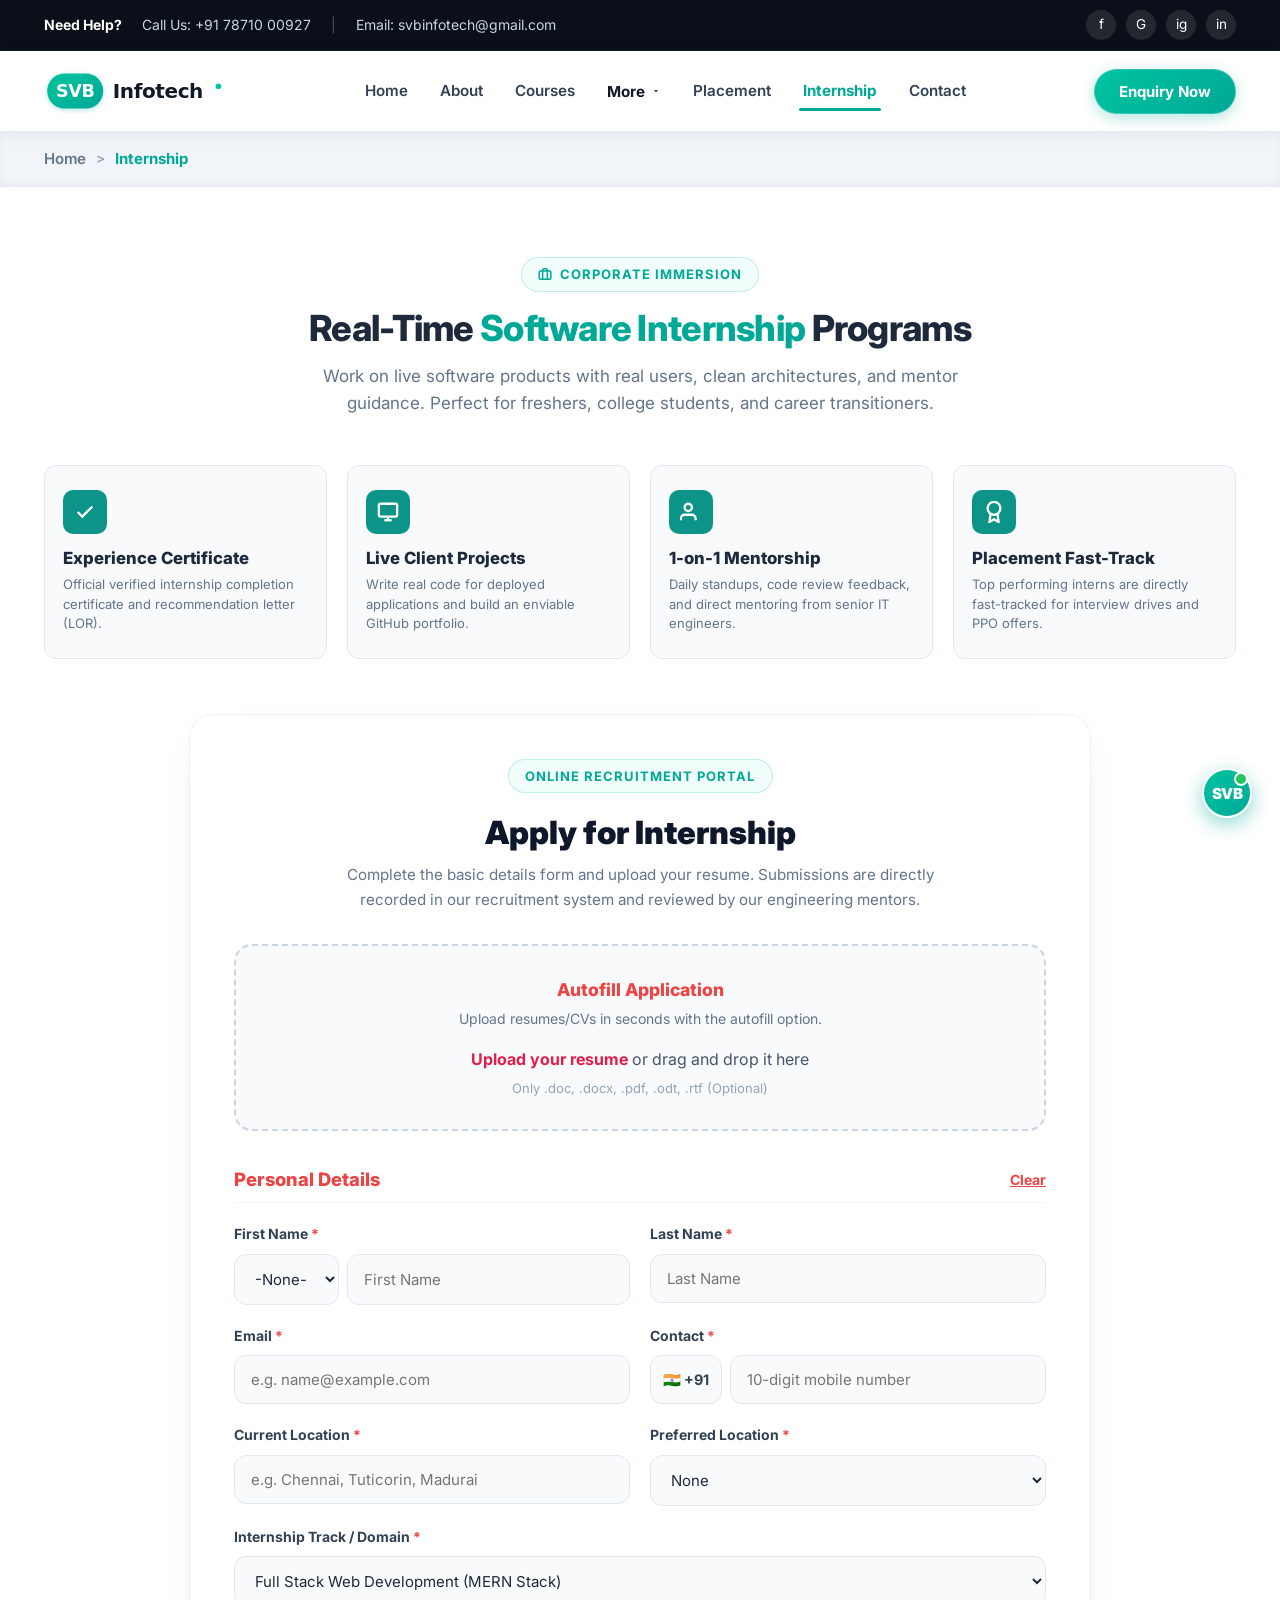
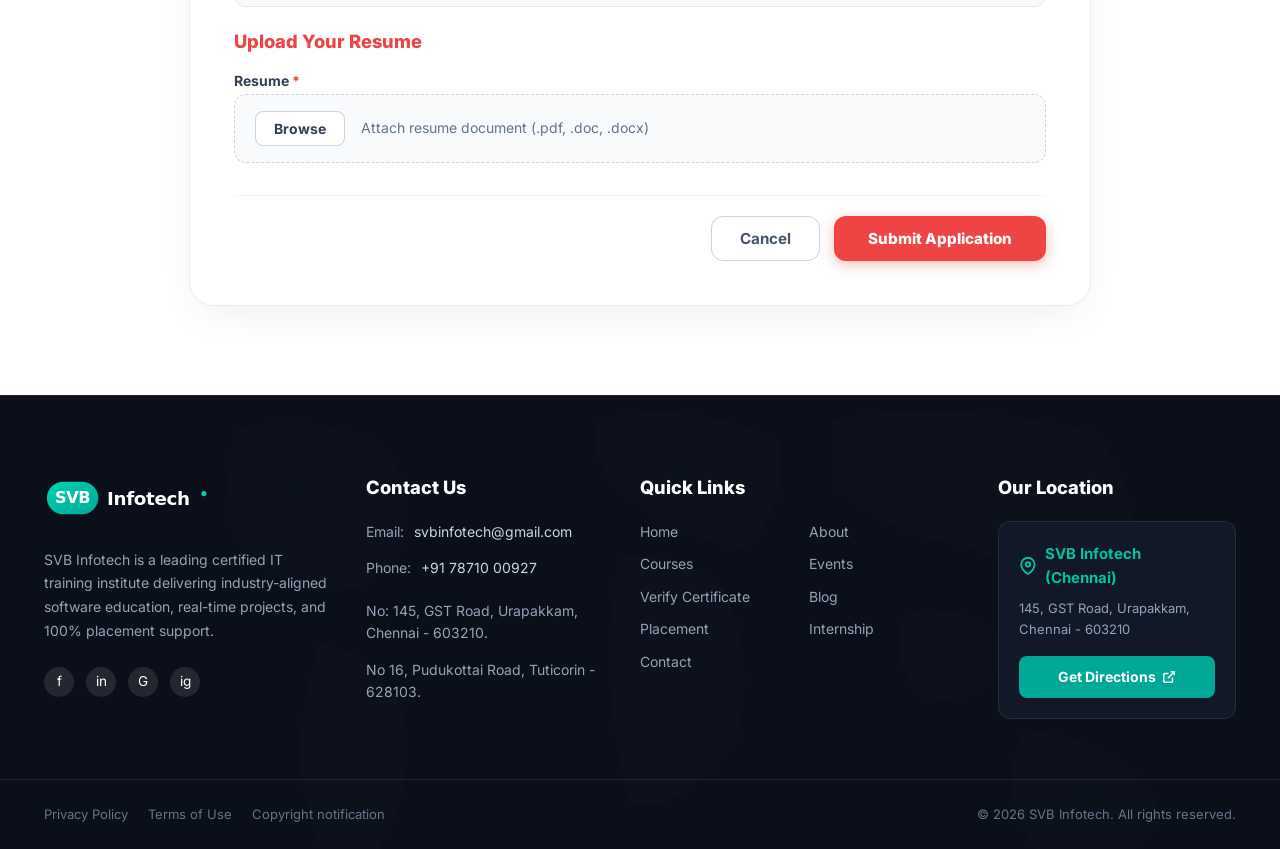
<file: internship.html>
<!DOCTYPE html>
<html lang="en">
<head>
  <meta charset="UTF-8">
  <meta name="viewport" content="width=device-width, initial-scale=1.0">
  <title>Real-Time Software Internship Programs | SVB Infotech</title>
  
  <!-- SEO Meta Tags -->
  <meta name="description" content="Apply for certified software internships at SVB Infotech Chennai. Real-time client projects, mentor guidance, experience certificate, LOR, and placement support.">
  <meta name="keywords" content="Software internship Chennai, IT internship freshers, Python internship, Web development internship Urapakkam, final year project internship">
  <meta name="author" content="SVB Infotech">
  <link rel="canonical" href="internship.html">

  <!-- Open Graph -->
  <meta property="og:title" content="Real-Time Software Internship Programs | SVB Infotech">
  <meta property="og:description" content="Gain real-world experience, build live projects, and earn your verified internship certificate.">
  <meta property="og:image" content="assets/images/students_collaborating.jpg">
  <meta property="og:type" content="website">

  <!-- Favicon -->
  <link rel="icon" type="image/svg+xml" href="assets/images/favicon.svg">

  <!-- Google Fonts -->
  <link rel="preconnect" href="https://fonts.googleapis.com">
  <link rel="preconnect" href="https://fonts.gstatic.com" crossorigin>
  <link href="https://fonts.googleapis.com/css2?family=Inter:wght@400;500;600;700;800;900&display=swap" rel="stylesheet">

  <!-- Stylesheets -->
  <link rel="stylesheet" href="assets/css/style.css">
  <link rel="stylesheet" href="assets/css/responsive.css">
</head>
<body>

  <!-- Top Bar -->
  <div class="top-bar">
    <div class="container top-bar-content">
      <div class="top-bar-contact">
        <span class="help-highlight">Need Help?</span>
        <a href="tel:+917871000927">
          <span>Call Us: +91 78710 00927</span>
        </a>
        <span style="opacity: 0.3;">|</span>
        <a href="mailto:svbinfotech@gmail.com">
          <span>Email: svbinfotech@gmail.com</span>
        </a>
      </div>
      <div class="top-bar-social">
        <a href="https://facebook.com" class="social-circle-link" target="_blank" rel="noopener" aria-label="Facebook">f</a>
        <a href="https://google.com" class="social-circle-link" target="_blank" rel="noopener" aria-label="Google">G</a>
        <a href="https://instagram.com" class="social-circle-link" target="_blank" rel="noopener" aria-label="Instagram">ig</a>
        <a href="https://linkedin.com" class="social-circle-link" target="_blank" rel="noopener" aria-label="LinkedIn">in</a>
      </div>
    </div>
  </div>

  <!-- Main Navigation Header -->
  <header class="site-header">
    <div class="container nav-wrapper">
      <a href="index.html" class="brand-logo" aria-label="SVB Infotech Home">
        <img src="assets/images/logo.svg" alt="SVB Infotech Logo">
      </a>

      <nav class="desktop-nav-menu" aria-label="Main Navigation">
        <a href="index.html" class="nav-link">Home</a>
        <a href="about.html" class="nav-link">About</a>
        <a href="courses.html" class="nav-link">Courses</a>
        <div class="nav-item-dropdown">
          <button type="button" class="nav-link dropdown-toggle" aria-expanded="false">
            More
            <svg class="dropdown-caret" width="10" height="10" viewBox="0 0 24 24" fill="currentColor">
              <path d="M7 10l5 5 5-5z"/>
            </svg>
          </button>
          <div class="dropdown-menu">
            <a href="events.html" class="dropdown-item">
              <span class="dropdown-item-icon">
                <svg width="18" height="18" viewBox="0 0 24 24" fill="none" stroke="#ef4444" stroke-width="2" stroke-linecap="round" stroke-linejoin="round">
                  <rect x="3" y="4" width="18" height="18" rx="2" ry="2"></rect>
                  <line x1="16" y1="2" x2="16" y2="6"></line>
                  <line x1="8" y1="2" x2="8" y2="6"></line>
                  <line x1="3" y1="10" x2="21" y2="10"></line>
                  <rect x="7" y="14" width="3" height="3" fill="#ef4444" stroke="none"></rect>
                </svg>
              </span>
              <span class="dropdown-item-text">Events</span>
            </a>
            <a href="verify-certificate.html" class="dropdown-item">
              <span class="dropdown-item-icon">
                <svg width="18" height="18" viewBox="0 0 24 24" fill="none" stroke="#00a896" stroke-width="2" stroke-linecap="round" stroke-linejoin="round">
                  <circle cx="12" cy="8" r="6"></circle>
                  <path d="M15.477 12.89 17 22l-5-3-5 3 1.523-9.11"></path>
                </svg>
              </span>
              <span class="dropdown-item-text">Verify Certificate</span>
            </a>
            <a href="blog.html" class="dropdown-item">
              <span class="dropdown-item-icon">
                <svg width="18" height="18" viewBox="0 0 24 24" fill="none" stroke="#6366f1" stroke-width="2" stroke-linecap="round" stroke-linejoin="round">
                  <path d="M4 19.5A2.5 2.5 0 0 1 6.5 17H20"></path>
                  <path d="M6.5 2H20v20H6.5A2.5 2.5 0 0 1 4 19.5v-15A2.5 2.5 0 0 1 6.5 2z"></path>
                </svg>
              </span>
              <span class="dropdown-item-text">Blog</span>
            </a>
          </div>
        </div>
        <a href="placement.html" class="nav-link">Placement</a>
        <a href="internship.html" class="nav-link active">Internship</a>
        <a href="contact.html" class="nav-link">Contact</a>
      </nav>

      <div class="header-cta-group">
        <button type="button" class="btn-primary open-enquiry-modal-btn">
          Enquiry Now
        </button>
        <button type="button" class="mobile-menu-toggle" id="mobileMenuToggle" aria-label="Toggle navigation menu">
          <span></span>
          <span></span>
          <span></span>
        </button>
      </div>
    </div>
  </header>

  <!-- Mobile Drawer -->
  <div class="mobile-drawer-overlay" id="mobileDrawerOverlay"></div>
  <aside class="mobile-drawer" id="mobileDrawer">
    <a href="index.html" class="brand-logo" style="margin-bottom: 20px;">
      <img src="assets/images/logo.svg" alt="SVB Infotech Logo">
    </a>
    <nav class="mobile-nav-links">
      <a href="index.html">Home</a>
      <a href="about.html">About</a>
      <a href="courses.html">Courses</a>
      <div class="mobile-dropdown-group">
        <button type="button" class="mobile-dropdown-toggle" aria-expanded="false">
          <span>More</span>
          <svg class="mobile-caret" width="14" height="14" viewBox="0 0 24 24" fill="currentColor">
            <path d="M7 10l5 5 5-5z"/>
          </svg>
        </button>
        <div class="mobile-submenu">
          <a href="events.html" class="mobile-sublink">
            <svg width="16" height="16" viewBox="0 0 24 24" fill="none" stroke="#ef4444" stroke-width="2" stroke-linecap="round" stroke-linejoin="round">
              <rect x="3" y="4" width="18" height="18" rx="2" ry="2"></rect>
              <line x1="16" y1="2" x2="16" y2="6"></line>
              <line x1="8" y1="2" x2="8" y2="6"></line>
              <line x1="3" y1="10" x2="21" y2="10"></line>
              <rect x="7" y="14" width="3" height="3" fill="#ef4444" stroke="none"></rect>
            </svg>
            <span>Events</span>
          </a>
          <a href="verify-certificate.html" class="mobile-sublink">
            <svg width="16" height="16" viewBox="0 0 24 24" fill="none" stroke="#00a896" stroke-width="2" stroke-linecap="round" stroke-linejoin="round">
              <circle cx="12" cy="8" r="6"></circle>
              <path d="M15.477 12.89 17 22l-5-3-5 3 1.523-9.11"></path>
            </svg>
            <span>Verify Certificate</span>
          </a>
          <a href="blog.html" class="mobile-sublink">
            <svg width="16" height="16" viewBox="0 0 24 24" fill="none" stroke="#6366f1" stroke-width="2" stroke-linecap="round" stroke-linejoin="round">
              <path d="M4 19.5A2.5 2.5 0 0 1 6.5 17H20"></path>
              <path d="M6.5 2H20v20H6.5A2.5 2.5 0 0 1 4 19.5v-15A2.5 2.5 0 0 1 6.5 2z"></path>
            </svg>
            <span>Blog</span>
          </a>
        </div>
      </div>
      <a href="placement.html">Placement</a>
      <a href="internship.html" class="active">Internship</a>
      <a href="contact.html">Contact</a>
    </nav>
    <div style="margin-top: auto; display: flex; flex-direction: column; gap: 14px;">
      <button type="button" class="btn-primary open-enquiry-modal-btn" style="width: 100%;">Enquiry Now</button>
      <a href="tel:+917871000927" class="btn-secondary" style="width: 100%; text-align: center;">Call +91 78710 00927</a>
    </div>
  </aside>

  <!-- Breadcrumbs Banner -->
  <section class="page-breadcrumb-banner compact">
    <div class="container">
      <nav class="breadcrumb-nav" aria-label="Breadcrumb">
        <a href="index.html">Home</a>
        <span class="separator">&gt;</span>
        <span class="current-page">Internship</span>
      </nav>
    </div>
  </section>

  <!-- Main Content -->
  <main>
    <section style="padding: 70px 0 90px; background: #ffffff;">
      <div class="container">
        
        <div style="text-align: center; margin-bottom: 48px;">
          <span class="section-tag">
            <svg viewBox="0 0 24 24" fill="none" stroke="currentColor" stroke-width="2.5"><rect x="2" y="7" width="20" height="14" rx="2" ry="2"></rect><path d="M16 21V5a2 2 0 0 0-2-2h-4a2 2 0 0 0-2 2v16"></path></svg>
            CORPORATE IMMERSION
          </span>
          <h1 class="section-title">Real-Time <span class="text-teal">Software Internship</span> Programs</h1>
          <p class="section-subtitle section-subtitle-centered">
            Work on live software products with real users, clean architectures, and mentor guidance. Perfect for freshers, college students, and career transitioners.
          </p>
        </div>

        <!-- 4 Key Internship Perks -->
        <div class="placement-four-pillars" style="margin-bottom: 56px;">
          
          <div class="placement-pillar-item">
            <div class="pillar-badge-icon">
              <svg width="22" height="22" viewBox="0 0 24 24" fill="none" stroke="currentColor" stroke-width="2.5"><polyline points="20 6 9 17 4 12"></polyline></svg>
            </div>
            <h4>Experience Certificate</h4>
            <p>Official verified internship completion certificate and recommendation letter (LOR).</p>
          </div>

          <div class="placement-pillar-item">
            <div class="pillar-badge-icon">
              <svg width="22" height="22" viewBox="0 0 24 24" fill="none" stroke="currentColor" stroke-width="2.5"><rect x="2" y="3" width="20" height="14" rx="2" ry="2"></rect><line x1="8" y1="21" x2="16" y2="21"></line><line x1="12" y1="17" x2="12" y2="21"></line></svg>
            </div>
            <h4>Live Client Projects</h4>
            <p>Write real code for deployed applications and build an enviable GitHub portfolio.</p>
          </div>

          <div class="placement-pillar-item">
            <div class="pillar-badge-icon">
              <svg width="22" height="22" viewBox="0 0 24 24" fill="none" stroke="currentColor" stroke-width="2.5"><path d="M17 21v-2a4 4 0 0 0-4-4H5a4 4 0 0 0-4 4v2"></path><circle cx="9" cy="7" r="4"></circle></svg>
            </div>
            <h4>1-on-1 Mentorship</h4>
            <p>Daily standups, code review feedback, and direct mentoring from senior IT engineers.</p>
          </div>

          <div class="placement-pillar-item">
            <div class="pillar-badge-icon">
              <svg width="22" height="22" viewBox="0 0 24 24" fill="none" stroke="currentColor" stroke-width="2.5"><circle cx="12" cy="8" r="7"></circle><polyline points="8.21 13.89 7 23 12 20 17 23 15.79 13.88"></polyline></svg>
            </div>
            <h4>Placement Fast-Track</h4>
            <p>Top performing interns are directly fast-tracked for interview drives and PPO offers.</p>
          </div>

        </div>

        <!-- Internship Application Form Card (Zoho/Enterprise Model) -->
        <div class="internship-app-card" id="internshipApplyCard">
          
          <div style="text-align: center; margin-bottom: 32px;">
            <span class="section-tag">ONLINE RECRUITMENT PORTAL</span>
            <h2 style="font-size: 2rem; font-weight: 900; margin-top: 6px; margin-bottom: 10px; color: #0f172a;">Apply for Internship</h2>
            <p style="color: #64748b; font-size: 0.95rem; max-width: 600px; margin: 0 auto;">
              Complete the basic details form and upload your resume. Submissions are directly recorded in our recruitment system and reviewed by our engineering mentors.
            </p>
          </div>

          <!-- Autofill Resume Box (from Image 3) -->
          <div class="autofill-box" id="autofillZone">
            <div class="autofill-title" style="color: #ef4444;">Autofill Application</div>
            <div class="autofill-subtitle">Upload resumes/CVs in seconds with the autofill option.</div>
            <div class="autofill-drop-text">
              <strong>Upload your resume</strong> or drag and drop it here
            </div>
            <div class="autofill-file-ext">Only .doc, .docx, .pdf, .odt, .rtf (Optional)</div>
            <div id="autofillFileName" style="display: none; margin-top: 10px; font-weight: 700; color: #00a896;"></div>
          </div>

          <!-- Application Form -->
          <form id="internshipApplicationForm" novalidate>
            <input type="hidden" name="formType" value="internship">
            <input type="hidden" name="googleSheetId" value="1xm6ZoVX2ljvm9iRX6g3qMNGzdqxnSyLMDF57pEOoRCE">

            <!-- Personal Details Header -->
            <div class="form-subhead-row">
              <span class="form-subhead">Personal Details</span>
              <button type="button" class="form-clear-link" id="internshipClearBtn">Clear</button>
            </div>

            <!-- Row 1: First Name & Last Name (from Image 3) -->
            <div class="form-grid-2">
              <div class="form-group" style="margin-bottom: 0;">
                <label class="form-label">First Name <span class="req">*</span></label>
                <div class="input-with-select">
                  <select name="prefix" class="form-control prefix-select">
                    <option value="-None-">-None-</option>
                    <option value="Mr.">Mr.</option>
                    <option value="Ms.">Ms.</option>
                    <option value="Mrs.">Mrs.</option>
                  </select>
                  <input type="text" name="firstName" class="form-control" placeholder="First Name" required>
                </div>
              </div>

              <div class="form-group" style="margin-bottom: 0;">
                <label class="form-label">Last Name <span class="req">*</span></label>
                <input type="text" name="lastName" class="form-control" placeholder="Last Name" required>
              </div>
            </div>

            <!-- Row 2: Email & Contact (from Image 3) -->
            <div class="form-grid-2">
              <div class="form-group" style="margin-bottom: 0;">
                <label class="form-label">Email <span class="req">*</span></label>
                <input type="email" name="email" class="form-control" placeholder="e.g. name@example.com" required>
              </div>

              <div class="form-group" style="margin-bottom: 0;">
                <label class="form-label">Contact <span class="req">*</span></label>
                <div class="phone-input-combo">
                  <div class="phone-code-badge">
                    <span>🇮🇳 +91</span>
                  </div>
                  <input type="tel" name="phone" class="form-control" placeholder="10-digit mobile number" required>
                </div>
              </div>
            </div>

            <!-- Row 3: Current Location & Preferred Location (from Image 4) -->
            <div class="form-grid-2">
              <div class="form-group" style="margin-bottom: 0;">
                <label class="form-label">Current Location <span class="req">*</span></label>
                <input type="text" name="currentLocation" class="form-control" placeholder="e.g. Chennai, Tuticorin, Madurai" required>
              </div>

              <div class="form-group" style="margin-bottom: 0;">
                <label class="form-label">Preferred Location <span class="req">*</span></label>
                <select name="preferredLocation" class="form-control" required>
                  <option value="">None</option>
                  <option value="Chennai (Urapakkam Campus)">Chennai (Urapakkam Campus)</option>
                  <option value="Tuticorin Campus">Tuticorin Campus</option>
                  <option value="Remote / Online Interactive">Remote / Online Interactive</option>
                </select>
              </div>
            </div>

            <!-- Row 4: Internship Track / Domain -->
            <div class="form-group">
              <label class="form-label">Internship Track / Domain <span class="req">*</span></label>
              <select name="domain" class="form-control" required>
                <option value="Full Stack Web Development (MERN Stack)">Full Stack Web Development (MERN Stack)</option>
                <option value="Python Programming & Machine Learning">Python Programming & Machine Learning</option>
                <option value="Java Backend & Spring Boot Enterprise">Java Backend & Spring Boot Enterprise</option>
                <option value="Data Analytics & Power BI">Data Analytics & Power BI</option>
                <option value="Cloud Computing & DevOps (AWS/Azure)">Cloud Computing & DevOps (AWS/Azure)</option>
                <option value="UI/UX Design & Frontend Prototyping">UI/UX Design & Frontend Prototyping</option>
              </select>
            </div>

            <!-- Upload Your Resume (from Image 4) -->
            <div class="resume-upload-wrapper">
              <div class="form-subhead" style="margin-bottom: 12px;">Upload Your Resume</div>
              <label class="form-label">Resume <span class="req">*</span></label>
              <div class="file-browse-control" id="resumeBrowseArea">
                <button type="button" class="file-browse-btn">Browse</button>
                <span class="file-browse-text" id="resumeSelectedText">Attach resume document (.pdf, .doc, .docx)</span>
                <input type="file" id="internshipResumeInput" name="resumeFile" accept=".pdf,.doc,.docx,.odt,.rtf" style="display: none;">
              </div>
            </div>

            <!-- Form Actions (from Image 4) -->
            <div class="form-action-footer">
              <button type="button" class="btn-form-cancel" id="internshipCancelBtn">Cancel</button>
              <button type="submit" class="btn-form-submit" id="internshipSubmitBtn">Submit Application</button>
            </div>

          </form>

        </div>

      </div>
    </section>
  </main>

  <!-- Site Footer -->
  <footer class="site-footer">
    <div class="footer-map-overlay"></div>
    <div class="container footer-main-grid">
      
      <div class="footer-col">
        <a href="index.html" class="footer-brand-logo">
          <img src="assets/images/logo-white.svg" alt="SVB Infotech Logo">
        </a>
        <p class="footer-about-text">
          SVB Infotech is a leading certified IT training institute delivering industry-aligned software education, real-time projects, and 100% placement support.
        </p>
        <div class="footer-social-links">
          <a href="https://facebook.com" class="social-circle-link" target="_blank" rel="noopener" aria-label="Facebook">f</a>
          <a href="https://linkedin.com" class="social-circle-link" target="_blank" rel="noopener" aria-label="LinkedIn">in</a>
          <a href="https://google.com" class="social-circle-link" target="_blank" rel="noopener" aria-label="Google">G</a>
          <a href="https://instagram.com" class="social-circle-link" target="_blank" rel="noopener" aria-label="Instagram">ig</a>
        </div>
      </div>

      <div class="footer-col">
        <h4>Contact Us</h4>
        <div class="footer-contact-list">
          <div class="footer-contact-item">
            <span>Email:</span>
            <a href="mailto:svbinfotech@gmail.com">svbinfotech@gmail.com</a>
          </div>
          <div class="footer-contact-item">
            <span>Phone:</span>
            <a href="tel:+917871000927">+91 78710 00927</a>
          </div>
          <div class="footer-contact-item" style="margin-top: 6px;">
            <span>No: 145, GST Road, Urapakkam, Chennai - 603210.</span>
          </div>
          <div class="footer-contact-item">
            <span>No 16, Pudukottai Road, Tuticorin - 628103.</span>
          </div>
        </div>
      </div>

      <div class="footer-col">
        <h4>Quick Links</h4>
        <ul class="footer-links-list">
          <li><a href="index.html">Home</a></li>
          <li><a href="about.html">About</a></li>
          <li><a href="courses.html">Courses</a></li>
          <li><a href="events.html">Events</a></li>
          <li><a href="verify-certificate.html">Verify Certificate</a></li>
          <li><a href="blog.html">Blog</a></li>
          <li><a href="placement.html">Placement</a></li>
          <li><a href="internship.html">Internship</a></li>
          <li><a href="contact.html">Contact</a></li>
        </ul>
      </div>

      <div class="footer-col">
        <h4>Our Location</h4>
        <div class="footer-location-card">
          <div class="location-marker-title">
            <svg width="18" height="18" viewBox="0 0 24 24" fill="none" stroke="currentColor" stroke-width="2.5"><path d="M21 10c0 7-9 13-9 13s-9-6-9-13a9 9 0 0 1 18 0z"></path><circle cx="12" cy="10" r="3"></circle></svg>
            <span>SVB Infotech (Chennai)</span>
          </div>
          <p class="location-address">
            145, GST Road, Urapakkam,<br>
            Chennai - 603210
          </p>
          <a href="https://maps.google.com/?q=145+GST+Road+Urapakkam+Chennai" target="_blank" rel="noopener" class="btn-get-directions">
            Get Directions
            <svg width="14" height="14" viewBox="0 0 24 24" fill="none" stroke="currentColor" stroke-width="2.5"><path d="M18 13v6a2 2 0 0 1-2 2H5a2 2 0 0 1-2-2V8a2 2 0 0 1 2-2h6"></path><polyline points="15 3 21 3 21 9"></polyline><line x1="10" y1="14" x2="21" y2="3"></line></svg>
          </a>
        </div>
      </div>

    </div>

    <div class="footer-bottom-bar">
      <div class="container footer-bottom-content">
        <div class="footer-legal-links">
          <a href="javascript:void(0)" onclick="alert('SVB Infotech respects student privacy.')">Privacy Policy</a>
          <a href="javascript:void(0)" onclick="alert('SVB Infotech Terms')">Terms of Use</a>
          <a href="javascript:void(0)" onclick="alert('SVB Infotech Copyright')">Copyright notification</a>
        </div>
        <div>
          &copy; 2026 SVB Infotech. All rights reserved.
        </div>
      </div>
    </div>
  </footer>

  <!-- Floating Action Buttons -->
  <div class="floating-actions-container">
    <button type="button" class="floating-svb-badge" id="chatbotToggleBtn" aria-label="Open SVB AI Assistant Chatbot" title="Chat with SVB AI Assistant">
      <span class="svb-badge-text">SVB</span>
      <span class="floating-online-dot"></span>
      <span class="floating-badge-tooltip">Chat with SVB AI 👋</span>
    </button>
    <button type="button" class="back-to-top-btn" id="backToTopBtn" aria-label="Back to Top">
      <svg width="20" height="20" viewBox="0 0 24 24" fill="none" stroke="currentColor" stroke-width="2.5"><polyline points="18 15 12 9 6 15"></polyline></svg>
    </button>
  </div>

  <!-- Shared Enquiry Modal -->
  <div class="modal-overlay" id="enquiryModal">
    <div class="modal-box">
      <button type="button" class="modal-close-btn" aria-label="Close modal">&times;</button>
      <div style="margin-bottom: 24px;">
        <span class="section-tag">INTERNSHIP APPLICATION</span>
        <h3 style="font-size: 1.85rem; font-weight: 900; margin-top: 6px; margin-bottom: 8px;">Apply for Software Internship</h3>
        <p style="font-size: 0.95rem; color: #64748b;">Submit your application to receive internship track syllabus, schedule, and mentor allocation.</p>
      </div>

      <form id="enquiryModalForm">
        <div class="form-group">
          <label class="form-label">Full Name <span class="req">*</span></label>
          <input type="text" name="name" class="form-control" placeholder="Enter your full name" required>
        </div>

        <div class="form-grid-two">
          <div class="form-group">
            <label class="form-label">Mobile Number <span class="req">*</span></label>
            <input type="tel" name="phone" class="form-control" placeholder="Your WhatsApp / phone" required>
          </div>
          <div class="form-group">
            <label class="form-label">Email Address <span class="req">*</span></label>
            <input type="email" name="email" class="form-control" placeholder="Your active email" required>
          </div>
        </div>

        <div class="form-group">
          <label class="form-label">Target Internship Track</label>
          <select name="course" class="form-control">
            <option value="Internship: Full Stack Web">Internship: Full Stack Web</option>
            <option value="Internship: Python AI">Internship: Python AI</option>
            <option value="Internship: Java Enterprise">Internship: Java Enterprise</option>
            <option value="Internship: Data Analytics">Internship: Data Analytics</option>
          </select>
        </div>

        <div class="form-submit-row" style="margin-top: 24px;">
          <button type="submit" class="btn-submit" style="width: 100%;">Submit Internship Application</button>
        </div>
      </form>
    </div>
  </div>

  <!-- Scripts -->
  <script src="assets/js/courses-data.js"></script>
  <script src="assets/js/main.js"></script>
</body>
</html>
</file>
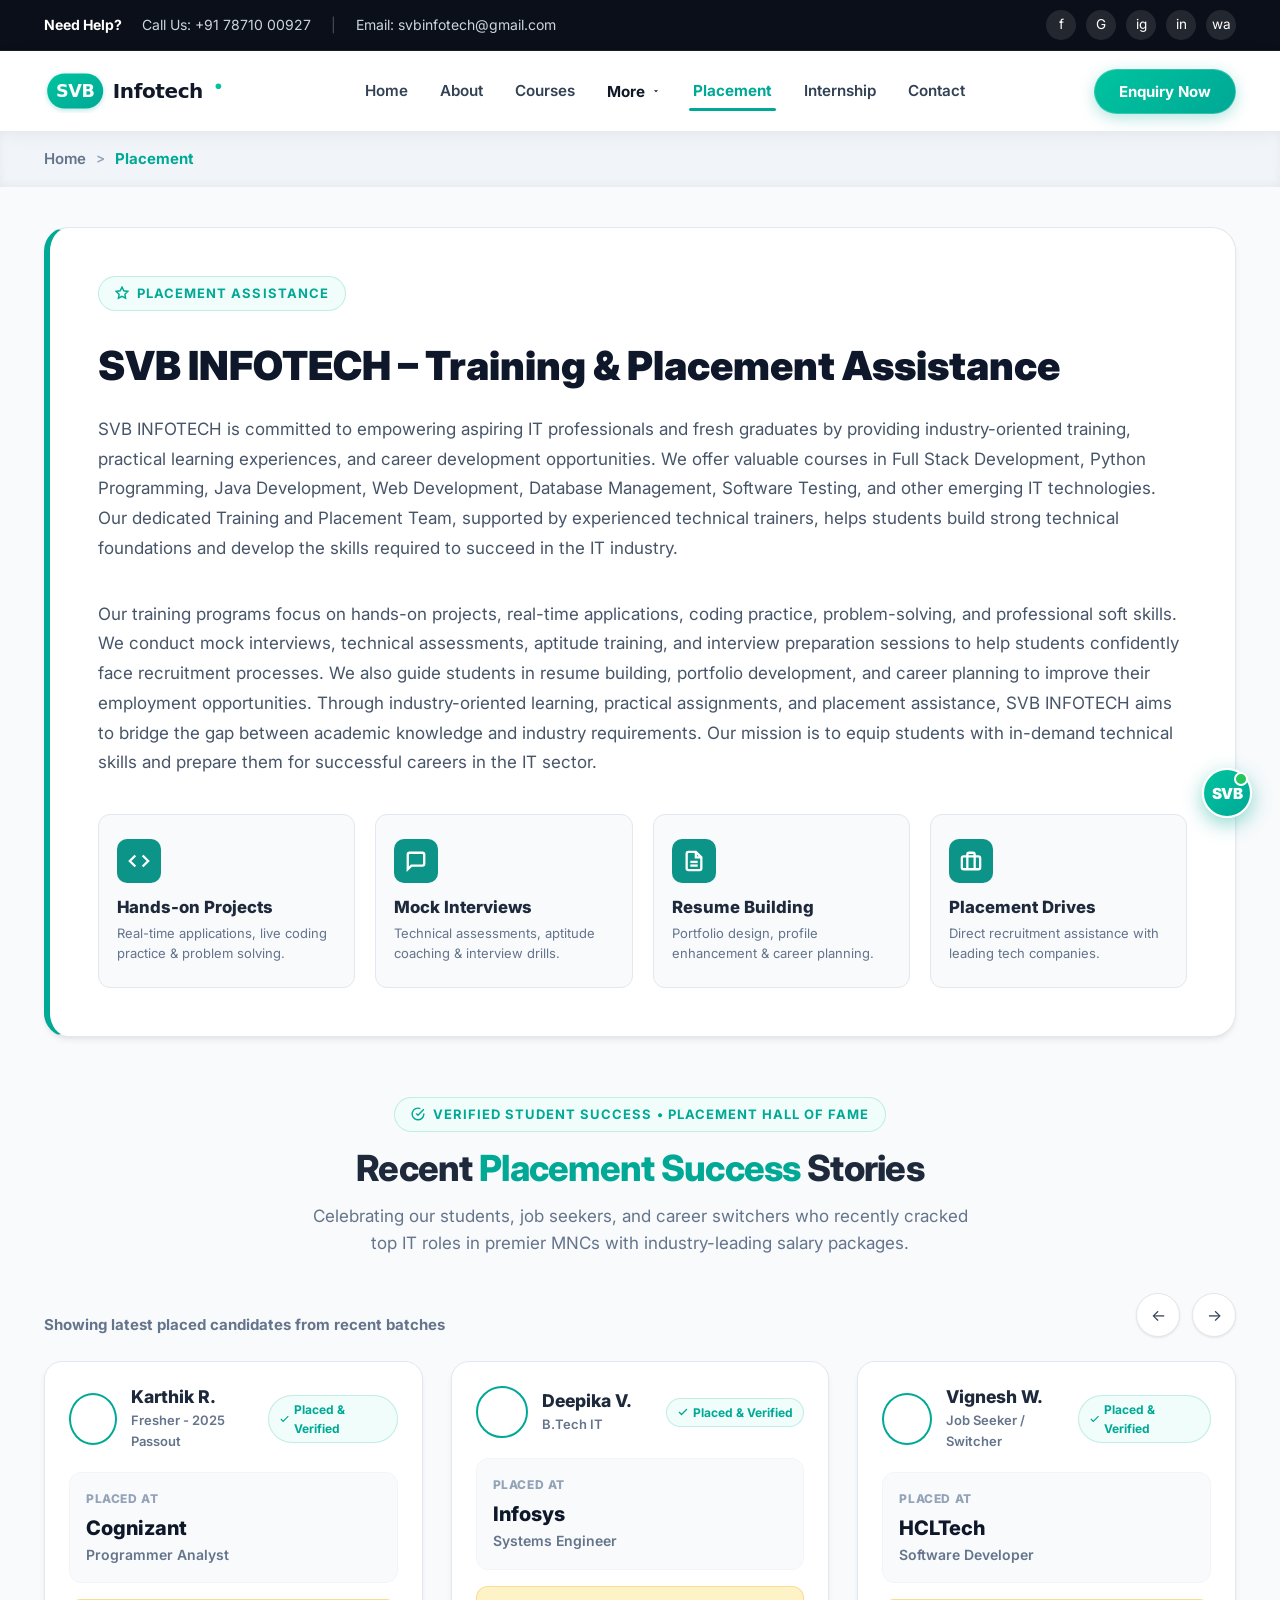
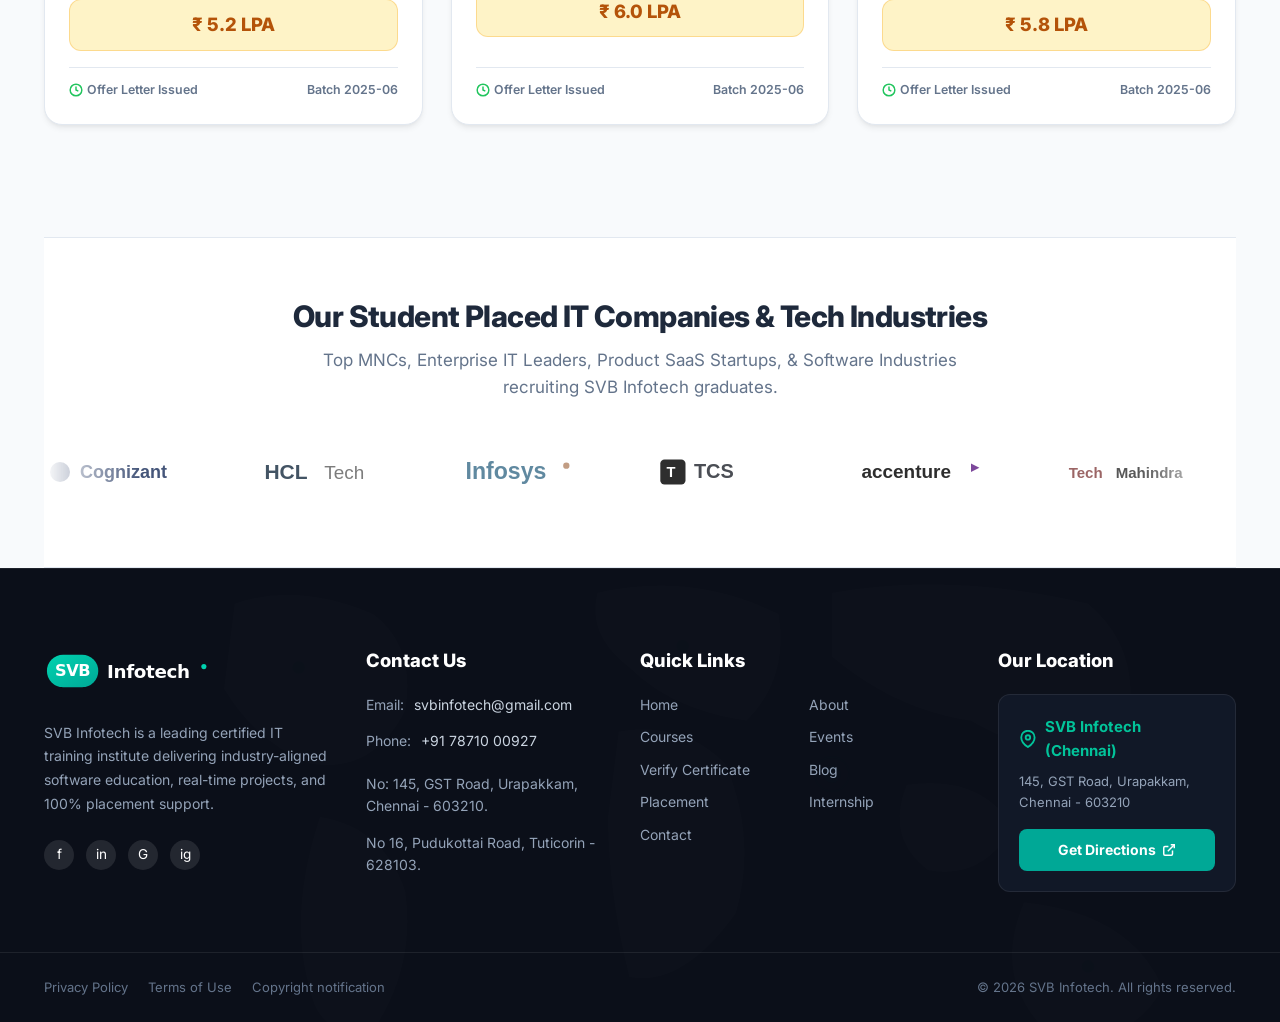
<file: placement.html>
<!DOCTYPE html>
<html lang="en">
<head>
  <meta charset="UTF-8">
  <meta name="viewport" content="width=device-width, initial-scale=1.0">
  <title>Placement Assistance & Success Stories | SVB Infotech Chennai</title>
  
  <!-- SEO Meta Tags -->
  <meta name="description" content="Discover SVB Infotech 100% placement assistance records. Explore student success stories, salary packages up to 12 LPA, hiring partner MNCs, and mock interview support.">
  <meta name="keywords" content="SVB Infotech placement, IT placement Chennai, software jobs freshers, Cognizant placement, Infosys placement, HCLTech placement, software engineer salary package">
  <meta name="author" content="SVB Infotech">
  <link rel="canonical" href="placement.html">

  <!-- Open Graph -->
  <meta property="og:title" content="Placement Assistance & Success Stories | SVB Infotech">
  <meta property="og:description" content="100% Placement assistance with hands-on projects, mock interviews, and direct drives at top MNCs.">
  <meta property="og:image" content="assets/images/students_collaborating.jpg">
  <meta property="og:type" content="website">

  <!-- Favicon -->
  <link rel="icon" type="image/svg+xml" href="assets/images/favicon.svg">

  <!-- Google Fonts -->
  <link rel="preconnect" href="https://fonts.googleapis.com">
  <link rel="preconnect" href="https://fonts.gstatic.com" crossorigin>
  <link href="https://fonts.googleapis.com/css2?family=Inter:wght@400;500;600;700;800;900&display=swap" rel="stylesheet">

  <!-- Stylesheets -->
  <link rel="stylesheet" href="assets/css/style.css">
  <link rel="stylesheet" href="assets/css/responsive.css">
</head>
<body>

  <!-- Top Bar -->
  <div class="top-bar">
    <div class="container top-bar-content">
      <div class="top-bar-contact">
        <span class="help-highlight">Need Help?</span>
        <a href="tel:+917871000927">
          <span>Call Us: +91 78710 00927</span>
        </a>
        <span style="opacity: 0.3;">|</span>
        <a href="mailto:svbinfotech@gmail.com">
          <span>Email: svbinfotech@gmail.com</span>
        </a>
      </div>
      <div class="top-bar-social">
        <a href="https://facebook.com" class="social-circle-link" target="_blank" rel="noopener" aria-label="Facebook">f</a>
        <a href="https://google.com" class="social-circle-link" target="_blank" rel="noopener" aria-label="Google">G</a>
        <a href="https://instagram.com" class="social-circle-link" target="_blank" rel="noopener" aria-label="Instagram">ig</a>
        <a href="https://linkedin.com" class="social-circle-link" target="_blank" rel="noopener" aria-label="LinkedIn">in</a>
        <a href="https://wa.me/917871000927" class="social-circle-link" target="_blank" rel="noopener" aria-label="WhatsApp">wa</a>
      </div>
    </div>
  </div>

  <!-- Main Navigation Header -->
  <header class="site-header">
    <div class="container nav-wrapper">
      <a href="index.html" class="brand-logo" aria-label="SVB Infotech Home">
        <img src="assets/images/logo.svg" alt="SVB Infotech Logo">
      </a>

      <nav class="desktop-nav-menu" aria-label="Main Navigation">
        <a href="index.html" class="nav-link">Home</a>
        <a href="about.html" class="nav-link">About</a>
        <a href="courses.html" class="nav-link">Courses</a>
        <div class="nav-item-dropdown">
          <button type="button" class="nav-link dropdown-toggle" aria-expanded="false">
            More
            <svg class="dropdown-caret" width="10" height="10" viewBox="0 0 24 24" fill="currentColor">
              <path d="M7 10l5 5 5-5z"/>
            </svg>
          </button>
          <div class="dropdown-menu">
            <a href="events.html" class="dropdown-item">
              <span class="dropdown-item-icon">
                <svg width="18" height="18" viewBox="0 0 24 24" fill="none" stroke="#ef4444" stroke-width="2" stroke-linecap="round" stroke-linejoin="round">
                  <rect x="3" y="4" width="18" height="18" rx="2" ry="2"></rect>
                  <line x1="16" y1="2" x2="16" y2="6"></line>
                  <line x1="8" y1="2" x2="8" y2="6"></line>
                  <line x1="3" y1="10" x2="21" y2="10"></line>
                  <rect x="7" y="14" width="3" height="3" fill="#ef4444" stroke="none"></rect>
                </svg>
              </span>
              <span class="dropdown-item-text">Events</span>
            </a>
            <a href="verify-certificate.html" class="dropdown-item">
              <span class="dropdown-item-icon">
                <svg width="18" height="18" viewBox="0 0 24 24" fill="none" stroke="#00a896" stroke-width="2" stroke-linecap="round" stroke-linejoin="round">
                  <circle cx="12" cy="8" r="6"></circle>
                  <path d="M15.477 12.89 17 22l-5-3-5 3 1.523-9.11"></path>
                </svg>
              </span>
              <span class="dropdown-item-text">Verify Certificate</span>
            </a>
            <a href="blog.html" class="dropdown-item">
              <span class="dropdown-item-icon">
                <svg width="18" height="18" viewBox="0 0 24 24" fill="none" stroke="#6366f1" stroke-width="2" stroke-linecap="round" stroke-linejoin="round">
                  <path d="M4 19.5A2.5 2.5 0 0 1 6.5 17H20"></path>
                  <path d="M6.5 2H20v20H6.5A2.5 2.5 0 0 1 4 19.5v-15A2.5 2.5 0 0 1 6.5 2z"></path>
                </svg>
              </span>
              <span class="dropdown-item-text">Blog</span>
            </a>
          </div>
        </div>
        <a href="placement.html" class="nav-link active">Placement</a>
        <a href="internship.html" class="nav-link">Internship</a>
        <a href="contact.html" class="nav-link">Contact</a>
      </nav>

      <div class="header-cta-group">
        <button type="button" class="btn-primary open-enquiry-modal-btn">
          Enquiry Now
        </button>
        <button type="button" class="mobile-menu-toggle" id="mobileMenuToggle" aria-label="Toggle navigation menu">
          <span></span>
          <span></span>
          <span></span>
        </button>
      </div>
    </div>
  </header>

  <!-- Mobile Drawer -->
  <div class="mobile-drawer-overlay" id="mobileDrawerOverlay"></div>
  <aside class="mobile-drawer" id="mobileDrawer">
    <a href="index.html" class="brand-logo" style="margin-bottom: 20px;">
      <img src="assets/images/logo.svg" alt="SVB Infotech Logo">
    </a>
    <nav class="mobile-nav-links">
      <a href="index.html">Home</a>
      <a href="about.html">About</a>
      <a href="courses.html">Courses</a>
      <div class="mobile-dropdown-group">
        <button type="button" class="mobile-dropdown-toggle" aria-expanded="false">
          <span>More</span>
          <svg class="mobile-caret" width="14" height="14" viewBox="0 0 24 24" fill="currentColor">
            <path d="M7 10l5 5 5-5z"/>
          </svg>
        </button>
        <div class="mobile-submenu">
          <a href="events.html" class="mobile-sublink">
            <svg width="16" height="16" viewBox="0 0 24 24" fill="none" stroke="#ef4444" stroke-width="2" stroke-linecap="round" stroke-linejoin="round">
              <rect x="3" y="4" width="18" height="18" rx="2" ry="2"></rect>
              <line x1="16" y1="2" x2="16" y2="6"></line>
              <line x1="8" y1="2" x2="8" y2="6"></line>
              <line x1="3" y1="10" x2="21" y2="10"></line>
              <rect x="7" y="14" width="3" height="3" fill="#ef4444" stroke="none"></rect>
            </svg>
            <span>Events</span>
          </a>
          <a href="verify-certificate.html" class="mobile-sublink">
            <svg width="16" height="16" viewBox="0 0 24 24" fill="none" stroke="#00a896" stroke-width="2" stroke-linecap="round" stroke-linejoin="round">
              <circle cx="12" cy="8" r="6"></circle>
              <path d="M15.477 12.89 17 22l-5-3-5 3 1.523-9.11"></path>
            </svg>
            <span>Verify Certificate</span>
          </a>
          <a href="blog.html" class="mobile-sublink">
            <svg width="16" height="16" viewBox="0 0 24 24" fill="none" stroke="#6366f1" stroke-width="2" stroke-linecap="round" stroke-linejoin="round">
              <path d="M4 19.5A2.5 2.5 0 0 1 6.5 17H20"></path>
              <path d="M6.5 2H20v20H6.5A2.5 2.5 0 0 1 4 19.5v-15A2.5 2.5 0 0 1 6.5 2z"></path>
            </svg>
            <span>Blog</span>
          </a>
        </div>
      </div>
      <a href="placement.html" class="active">Placement</a>
      <a href="internship.html">Internship</a>
      <a href="contact.html">Contact</a>
    </nav>
    <div style="margin-top: auto; display: flex; flex-direction: column; gap: 14px;">
      <button type="button" class="btn-primary open-enquiry-modal-btn" style="width: 100%;">Enquiry Now</button>
      <a href="tel:+917871000927" class="btn-secondary" style="width: 100%; text-align: center;">Call +91 78710 00927</a>
    </div>
  </aside>

  <!-- Breadcrumbs Banner -->
  <section class="page-breadcrumb-banner compact">
    <div class="container">
      <nav class="breadcrumb-nav" aria-label="Breadcrumb">
        <a href="index.html">Home</a>
        <span class="separator">&gt;</span>
        <span class="current-page">Placement</span>
      </nav>
    </div>
  </section>

  <!-- Main Content -->
  <main>
    <div class="container">
      
      <!-- Placement Assistance Hero Card -->
      <section class="placement-hero-card">
        <div style="margin-bottom: 16px;">
          <span class="section-tag">
            <svg viewBox="0 0 24 24" fill="none" stroke="currentColor" stroke-width="2.5"><polygon points="12 2 15.09 8.26 22 9.27 17 14.14 18.18 21.02 12 17.77 5.82 21.02 7 14.14 2 9.27 8.91 8.26 12 2"></polygon></svg>
            PLACEMENT ASSISTANCE
          </span>
        </div>

        <h1>SVB INFOTECH – Training &amp; Placement Assistance</h1>

        <p>
          SVB INFOTECH is committed to empowering aspiring IT professionals and fresh graduates by providing industry-oriented training, practical learning experiences, and career development opportunities. We offer valuable courses in Full Stack Development, Python Programming, Java Development, Web Development, Database Management, Software Testing, and other emerging IT technologies. Our dedicated Training and Placement Team, supported by experienced technical trainers, helps students build strong technical foundations and develop the skills required to succeed in the IT industry.
        </p>

        <p>
          Our training programs focus on hands-on projects, real-time applications, coding practice, problem-solving, and professional soft skills. We conduct mock interviews, technical assessments, aptitude training, and interview preparation sessions to help students confidently face recruitment processes. We also guide students in resume building, portfolio development, and career planning to improve their employment opportunities. Through industry-oriented learning, practical assignments, and placement assistance, SVB INFOTECH aims to bridge the gap between academic knowledge and industry requirements. Our mission is to equip students with in-demand technical skills and prepare them for successful careers in the IT sector.
        </p>

        <!-- 4 Placement Pillars -->
        <div class="placement-four-pillars">
          
          <div class="placement-pillar-item">
            <div class="pillar-badge-icon">
              <svg width="22" height="22" viewBox="0 0 24 24" fill="none" stroke="currentColor" stroke-width="2.5"><polyline points="16 18 22 12 16 6"></polyline><polyline points="8 6 2 12 8 18"></polyline></svg>
            </div>
            <h4>Hands-on Projects</h4>
            <p>Real-time applications, live coding practice &amp; problem solving.</p>
          </div>

          <div class="placement-pillar-item">
            <div class="pillar-badge-icon">
              <svg width="22" height="22" viewBox="0 0 24 24" fill="none" stroke="currentColor" stroke-width="2.5"><path d="M21 15a2 2 0 0 1-2 2H7l-4 4V5a2 2 0 0 1 2-2h14a2 2 0 0 1 2 2z"></path></svg>
            </div>
            <h4>Mock Interviews</h4>
            <p>Technical assessments, aptitude coaching &amp; interview drills.</p>
          </div>

          <div class="placement-pillar-item">
            <div class="pillar-badge-icon">
              <svg width="22" height="22" viewBox="0 0 24 24" fill="none" stroke="currentColor" stroke-width="2.5"><path d="M14 2H6a2 2 0 0 0-2 2v16a2 2 0 0 0 2 2h12a2 2 0 0 0 2-2V8z"></path><polyline points="14 2 14 8 20 8"></polyline><line x1="16" y1="13" x2="8" y2="13"></line><line x1="16" y1="17" x2="8" y2="17"></line></svg>
            </div>
            <h4>Resume Building</h4>
            <p>Portfolio design, profile enhancement &amp; career planning.</p>
          </div>

          <div class="placement-pillar-item">
            <div class="pillar-badge-icon">
              <svg width="22" height="22" viewBox="0 0 24 24" fill="none" stroke="currentColor" stroke-width="2.5"><rect x="2" y="7" width="20" height="14" rx="2" ry="2"></rect><path d="M16 21V5a2 2 0 0 0-2-2h-4a2 2 0 0 0-2 2v16"></path></svg>
            </div>
            <h4>Placement Drives</h4>
            <p>Direct recruitment assistance with leading tech companies.</p>
          </div>

        </div>
      </section>

      <!-- Placement Success Stories (Carousel) -->
      <section class="placement-stories-section" style="padding-top: 0;">
        <div style="text-align: center; margin-bottom: 24px;">
          <span class="section-tag">
            <svg viewBox="0 0 24 24" fill="none" stroke="currentColor" stroke-width="2.5"><path d="M22 11.08V12a10 10 0 1 1-5.93-9.14"></path><polyline points="22 4 12 14.01 9 11.01"></polyline></svg>
            VERIFIED STUDENT SUCCESS &bull; PLACEMENT HALL OF FAME
          </span>
          <h2 class="section-title">Recent <span class="text-teal">Placement Success</span> Stories</h2>
          <p class="section-subtitle section-subtitle-centered">
            Celebrating our students, job seekers, and career switchers who recently cracked top IT roles in premier MNCs with industry-leading salary packages.
          </p>
        </div>

        <div class="carousel-header-wrapper" style="margin-bottom: 24px;">
          <div style="font-size: 0.9375rem; color: #64748b; font-weight: 700;">
            Showing latest placed candidates from recent batches
          </div>
          <div class="carousel-controls">
            <button type="button" class="carousel-btn" id="placementPrevBtn" aria-label="Previous Stories">&larr;</button>
            <button type="button" class="carousel-btn" id="placementNextBtn" aria-label="Next Stories">&rarr;</button>
          </div>
        </div>

        <!-- Dynamic Container managed by placement.js / main.js -->
        <div class="placement-cards-grid" id="placementCardsContainer">
          <!-- Fallback items if JS is disabled -->
          <div class="student-card">
            <div class="student-card-header">
              <div class="student-info-group">
                <img src="assets/images/student_karthik.jpg" alt="Karthik R." class="student-avatar">
                <div class="student-meta">
                  <h4>Karthik R.</h4>
                  <p>Fresher - 2025 Passout</p>
                </div>
              </div>
              <span class="verified-pill">Placed &amp; Verified</span>
            </div>
            <div class="placed-at-box">
              <div class="placed-at-label">Placed At</div>
              <div class="company-name">Cognizant</div>
              <div class="job-role">Programmer Analyst</div>
            </div>
            <div class="salary-package-pill">₹ 5.2 LPA</div>
            <div class="card-footer-meta">
              <span>Offer Letter Issued</span>
              <span>Batch 2025-06</span>
            </div>
          </div>
        </div>

        <!-- Carousel Pagination Dots -->
        <div style="display: flex; justify-content: center; gap: 8px; margin-top: 32px;" id="placementDotsContainer"></div>
      </section>

      <!-- Student Placed Companies -->
      <section class="hiring-partners-section">
        <div style="text-align: center; margin-bottom: 36px;">
          <h2 class="section-title" style="font-size: 1.85rem;">Our Student Placed IT Companies &amp; Tech Industries</h2>
          <p class="section-subtitle section-subtitle-centered">
            Top MNCs, Enterprise IT Leaders, Product SaaS Startups, &amp; Software Industries recruiting SVB Infotech graduates.
          </p>
        </div>

        <div class="logo-marquee-slider" aria-label="Hiring Partners Slider">
          <div class="logo-marquee-track">
            <!-- Set 1 -->
            <img src="assets/images/logo_cognizant.svg" alt="Cognizant" class="partner-logo-item">
            <img src="assets/images/logo_hcltech.svg" alt="HCL Tech" class="partner-logo-item">
            <img src="assets/images/logo_infosys.svg" alt="Infosys" class="partner-logo-item">
            <img src="assets/images/logo_tcs.svg" alt="TCS" class="partner-logo-item">
            <img src="assets/images/logo_accenture.svg" alt="Accenture" class="partner-logo-item">
            <img src="assets/images/logo_techmahindra.svg" alt="Tech Mahindra" class="partner-logo-item">
            <img src="assets/images/logo_wipro.svg" alt="Wipro" class="partner-logo-item">
            <img src="assets/images/logo_capgemini.svg" alt="Capgemini" class="partner-logo-item">
            <img src="assets/images/logo_zoho.svg" alt="Zoho Corporation" class="partner-logo-item">
            <img src="assets/images/logo_ibm.svg" alt="IBM" class="partner-logo-item">
            <img src="assets/images/logo_amazon.svg" alt="Amazon" class="partner-logo-item">
            <img src="assets/images/logo_hexaware.svg" alt="Hexaware" class="partner-logo-item">
            <!-- Set 2 (for seamless loop) -->
            <img src="assets/images/logo_cognizant.svg" alt="Cognizant" class="partner-logo-item">
            <img src="assets/images/logo_hcltech.svg" alt="HCL Tech" class="partner-logo-item">
            <img src="assets/images/logo_infosys.svg" alt="Infosys" class="partner-logo-item">
            <img src="assets/images/logo_tcs.svg" alt="TCS" class="partner-logo-item">
            <img src="assets/images/logo_accenture.svg" alt="Accenture" class="partner-logo-item">
            <img src="assets/images/logo_techmahindra.svg" alt="Tech Mahindra" class="partner-logo-item">
            <img src="assets/images/logo_wipro.svg" alt="Wipro" class="partner-logo-item">
            <img src="assets/images/logo_capgemini.svg" alt="Capgemini" class="partner-logo-item">
            <img src="assets/images/logo_zoho.svg" alt="Zoho Corporation" class="partner-logo-item">
            <img src="assets/images/logo_ibm.svg" alt="IBM" class="partner-logo-item">
            <img src="assets/images/logo_amazon.svg" alt="Amazon" class="partner-logo-item">
            <img src="assets/images/logo_hexaware.svg" alt="Hexaware" class="partner-logo-item">
          </div>
        </div>
      </section>

    </div>
  </main>

  <!-- Site Footer -->
  <footer class="site-footer">
    <div class="footer-map-overlay"></div>
    <div class="container footer-main-grid">
      
      <div class="footer-col">
        <a href="index.html" class="footer-brand-logo">
          <img src="assets/images/logo-white.svg" alt="SVB Infotech Logo">
        </a>
        <p class="footer-about-text">
          SVB Infotech is a leading certified IT training institute delivering industry-aligned software education, real-time projects, and 100% placement support.
        </p>
        <div class="footer-social-links">
          <a href="https://facebook.com" class="social-circle-link" target="_blank" rel="noopener" aria-label="Facebook">f</a>
          <a href="https://linkedin.com" class="social-circle-link" target="_blank" rel="noopener" aria-label="LinkedIn">in</a>
          <a href="https://google.com" class="social-circle-link" target="_blank" rel="noopener" aria-label="Google">G</a>
          <a href="https://instagram.com" class="social-circle-link" target="_blank" rel="noopener" aria-label="Instagram">ig</a>
        </div>
      </div>

      <div class="footer-col">
        <h4>Contact Us</h4>
        <div class="footer-contact-list">
          <div class="footer-contact-item">
            <span>Email:</span>
            <a href="mailto:svbinfotech@gmail.com">svbinfotech@gmail.com</a>
          </div>
          <div class="footer-contact-item">
            <span>Phone:</span>
            <a href="tel:+917871000927">+91 78710 00927</a>
          </div>
          <div class="footer-contact-item" style="margin-top: 6px;">
            <span>No: 145, GST Road, Urapakkam, Chennai - 603210.</span>
          </div>
          <div class="footer-contact-item">
            <span>No 16, Pudukottai Road, Tuticorin - 628103.</span>
          </div>
        </div>
      </div>

      <div class="footer-col">
        <h4>Quick Links</h4>
        <ul class="footer-links-list">
          <li><a href="index.html">Home</a></li>
          <li><a href="about.html">About</a></li>
          <li><a href="courses.html">Courses</a></li>
          <li><a href="events.html">Events</a></li>
          <li><a href="verify-certificate.html">Verify Certificate</a></li>
          <li><a href="blog.html">Blog</a></li>
          <li><a href="placement.html">Placement</a></li>
          <li><a href="internship.html">Internship</a></li>
          <li><a href="contact.html">Contact</a></li>
        </ul>
      </div>

      <div class="footer-col">
        <h4>Our Location</h4>
        <div class="footer-location-card">
          <div class="location-marker-title">
            <svg width="18" height="18" viewBox="0 0 24 24" fill="none" stroke="currentColor" stroke-width="2.5"><path d="M21 10c0 7-9 13-9 13s-9-6-9-13a9 9 0 0 1 18 0z"></path><circle cx="12" cy="10" r="3"></circle></svg>
            <span>SVB Infotech (Chennai)</span>
          </div>
          <p class="location-address">
            145, GST Road, Urapakkam,<br>
            Chennai - 603210
          </p>
          <a href="https://maps.google.com/?q=145+GST+Road+Urapakkam+Chennai" target="_blank" rel="noopener" class="btn-get-directions">
            Get Directions
            <svg width="14" height="14" viewBox="0 0 24 24" fill="none" stroke="currentColor" stroke-width="2.5"><path d="M18 13v6a2 2 0 0 1-2 2H5a2 2 0 0 1-2-2V8a2 2 0 0 1 2-2h6"></path><polyline points="15 3 21 3 21 9"></polyline><line x1="10" y1="14" x2="21" y2="3"></line></svg>
          </a>
        </div>
      </div>

    </div>

    <div class="footer-bottom-bar">
      <div class="container footer-bottom-content">
        <div class="footer-legal-links">
          <a href="javascript:void(0)" onclick="alert('SVB Infotech respects student privacy.')">Privacy Policy</a>
          <a href="javascript:void(0)" onclick="alert('SVB Infotech Terms of Use')">Terms of Use</a>
          <a href="javascript:void(0)" onclick="alert('Copyright SVB Infotech')">Copyright notification</a>
        </div>
        <div>
          &copy; 2026 SVB Infotech. All rights reserved.
        </div>
      </div>
    </div>
  </footer>

  <!-- Floating Action Buttons -->
  <div class="floating-actions-container">
    <button type="button" class="floating-svb-badge" id="chatbotToggleBtn" aria-label="Open SVB AI Assistant Chatbot" title="Chat with SVB AI Assistant">
      <span class="svb-badge-text">SVB</span>
      <span class="floating-online-dot"></span>
      <span class="floating-badge-tooltip">Chat with SVB AI 👋</span>
    </button>
    <button type="button" class="back-to-top-btn" id="backToTopBtn" aria-label="Back to Top">
      <svg width="20" height="20" viewBox="0 0 24 24" fill="none" stroke="currentColor" stroke-width="2.5"><polyline points="18 15 12 9 6 15"></polyline></svg>
    </button>
  </div>

  <!-- Shared Enquiry Modal -->
  <div class="modal-overlay" id="enquiryModal">
    <div class="modal-box">
      <button type="button" class="modal-close-btn" aria-label="Close modal">&times;</button>
      <div style="margin-bottom: 24px;">
        <span class="section-tag">PLACEMENT ASSISTANCE</span>
        <h3 style="font-size: 1.85rem; font-weight: 900; margin-top: 6px; margin-bottom: 8px;">Connect with Placement Cell</h3>
        <p style="font-size: 0.95rem; color: #64748b;">Schedule a free career counseling session and explore our current MNC hiring drives.</p>
      </div>

      <form id="enquiryModalForm">
        <div class="form-group">
          <label class="form-label">Full Name <span class="req">*</span></label>
          <input type="text" name="name" class="form-control" placeholder="Enter your full name" required>
        </div>

        <div class="form-grid-two">
          <div class="form-group">
            <label class="form-label">Mobile Number <span class="req">*</span></label>
            <input type="tel" name="phone" class="form-control" placeholder="Your WhatsApp / phone" required>
          </div>
          <div class="form-group">
            <label class="form-label">Email Address <span class="req">*</span></label>
            <input type="email" name="email" class="form-control" placeholder="Your active email" required>
          </div>
        </div>

        <div class="form-group">
          <label class="form-label">Target Role / Career Interest</label>
          <select name="course" id="enquiryCourseSelect" class="form-control">
            <option value="Full Stack Web Development">Full Stack Web Development</option>
            <option value="Java Full Stack Technology">Java Full Stack Technology</option>
            <option value="Python Programming & AI">Python Programming & AI</option>
            <option value="Data Analytics & Power BI">Data Analytics & Power BI</option>
            <option value="Cloud Computing & DevOps">Cloud Computing & DevOps</option>
          </select>
        </div>

        <div class="form-submit-row" style="margin-top: 24px;">
          <button type="submit" class="btn-submit" style="width: 100%;">Get Placement Guidance</button>
        </div>
      </form>
    </div>
  </div>

  <!-- Scripts -->
  <script src="assets/js/courses-data.js"></script>
  <script src="assets/js/main.js"></script>
</body>
</html>
</file>
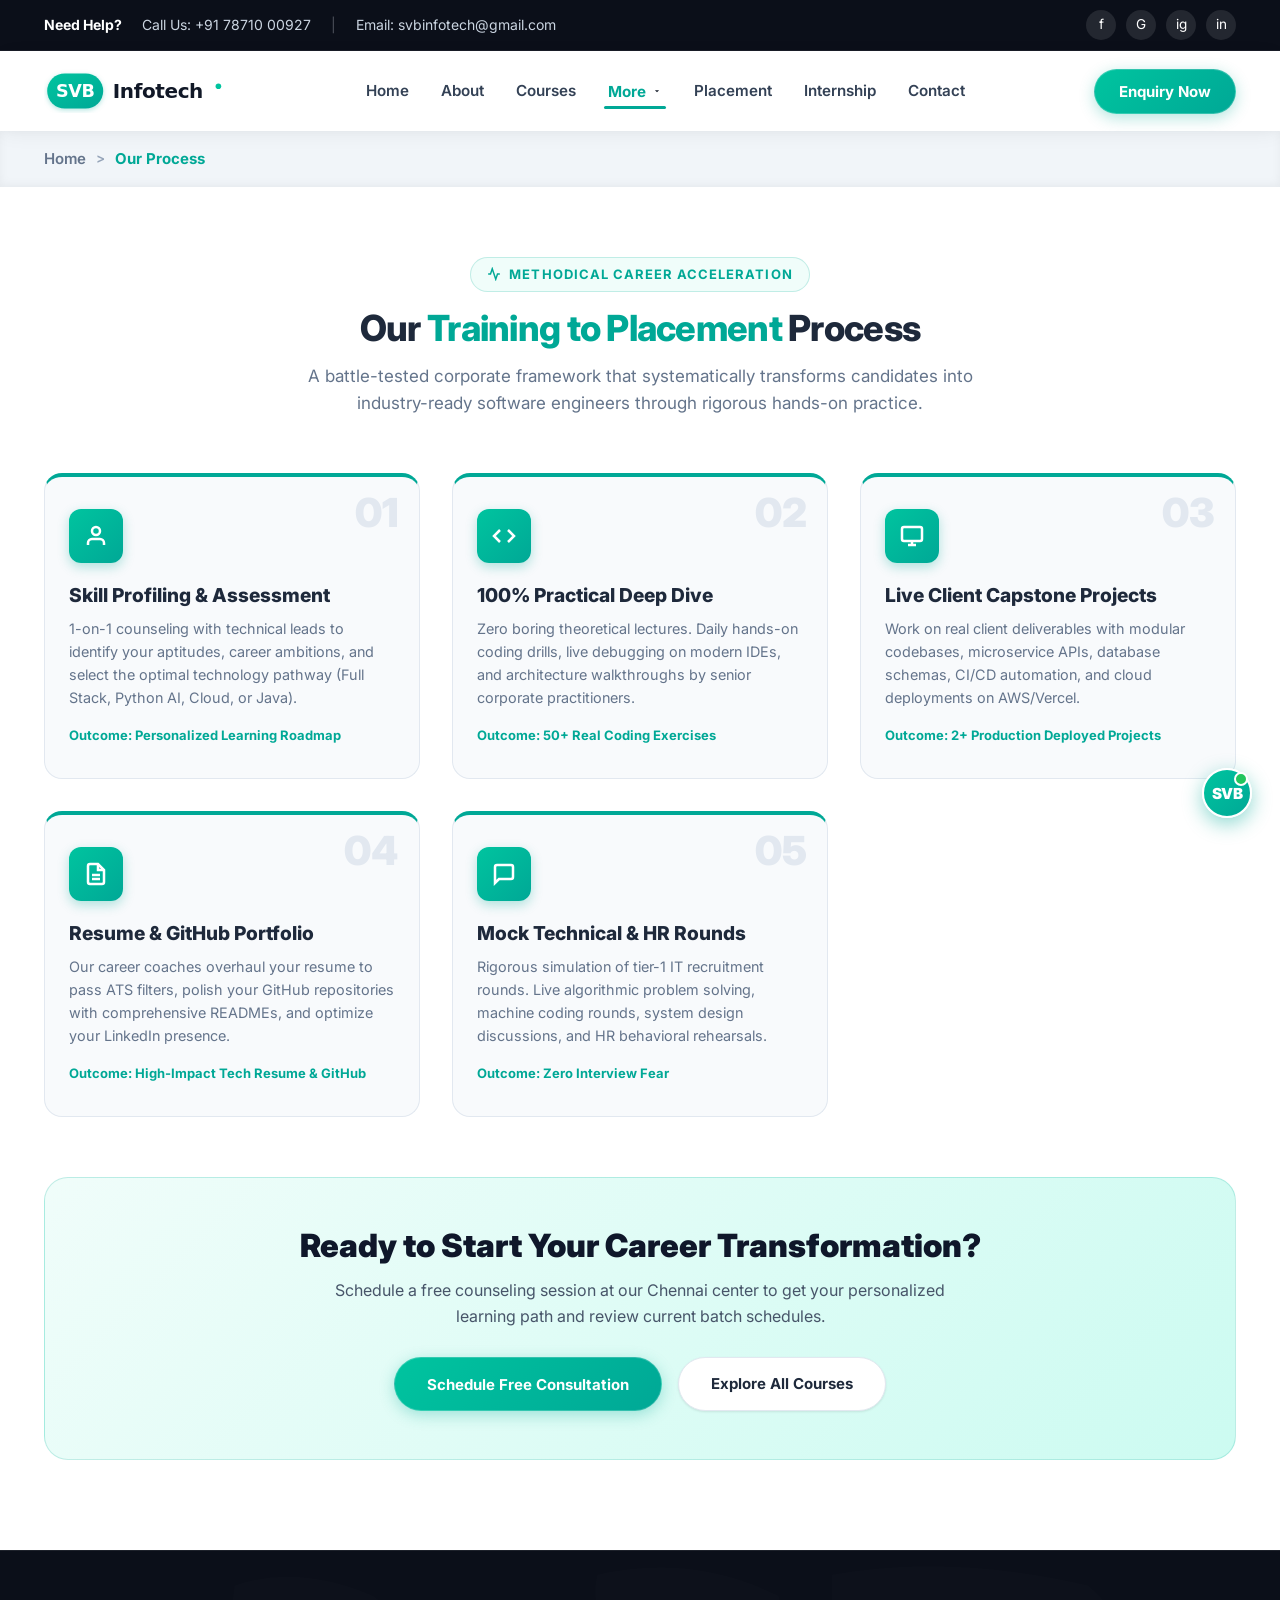
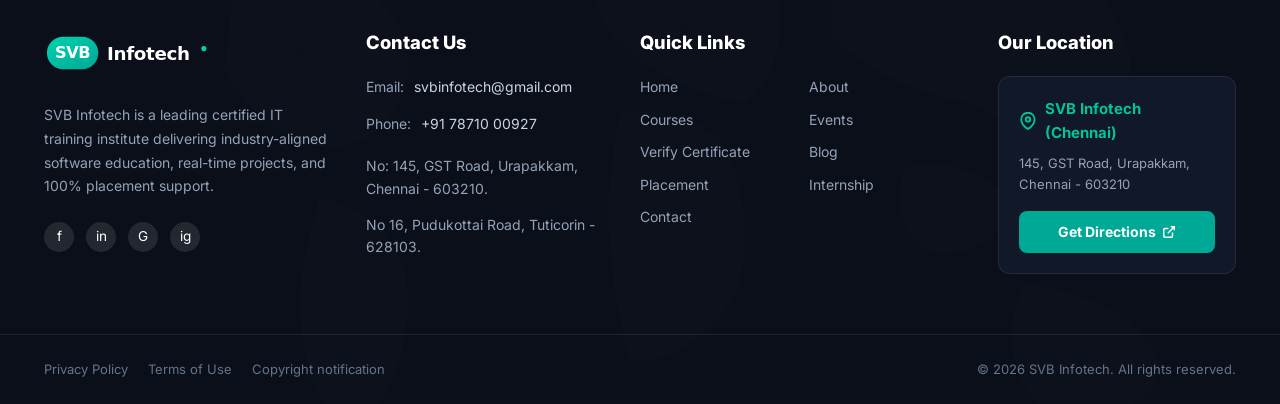
<file: process.html>
<!DOCTYPE html>
<html lang="en">
<head>
  <meta charset="UTF-8">
  <meta name="viewport" content="width=device-width, initial-scale=1.0">
  <title>Our Process | SVB Infotech - 6-Step Training to Placement Framework</title>
  
  <!-- SEO Meta Tags -->
  <meta name="description" content="Discover SVB Infotech training and placement process. From technical assessment and practical coding to live capstone projects and dedicated placement assistance drives.">
  <meta name="keywords" content="SVB Infotech process, software training methodology, IT placement process, coding roadmap Chennai, fresher IT recruitment">
  <meta name="author" content="SVB Infotech">
  <link rel="canonical" href="process.html">

  <!-- Open Graph -->
  <meta property="og:title" content="Our Process | SVB Infotech Training Framework">
  <meta property="og:description" content="A proven 6-step roadmap from coding fundamentals to top MNC placement.">
  <meta property="og:image" content="assets/images/about_classroom.jpg">
  <meta property="og:type" content="website">

  <!-- Favicon -->
  <link rel="icon" type="image/svg+xml" href="assets/images/favicon.svg">

  <!-- Google Fonts -->
  <link rel="preconnect" href="https://fonts.googleapis.com">
  <link rel="preconnect" href="https://fonts.gstatic.com" crossorigin>
  <link href="https://fonts.googleapis.com/css2?family=Inter:wght@400;500;600;700;800;900&display=swap" rel="stylesheet">

  <!-- Stylesheets -->
  <link rel="stylesheet" href="assets/css/style.css">
  <link rel="stylesheet" href="assets/css/responsive.css">
</head>
<body>

  <!-- Top Bar -->
  <div class="top-bar">
    <div class="container top-bar-content">
      <div class="top-bar-contact">
        <span class="help-highlight">Need Help?</span>
        <a href="tel:+917871000927">
          <span>Call Us: +91 78710 00927</span>
        </a>
        <span style="opacity: 0.3;">|</span>
        <a href="mailto:svbinfotech@gmail.com">
          <span>Email: svbinfotech@gmail.com</span>
        </a>
      </div>
      <div class="top-bar-social">
        <a href="https://facebook.com" class="social-circle-link" target="_blank" rel="noopener" aria-label="Facebook">f</a>
        <a href="https://google.com" class="social-circle-link" target="_blank" rel="noopener" aria-label="Google">G</a>
        <a href="https://instagram.com" class="social-circle-link" target="_blank" rel="noopener" aria-label="Instagram">ig</a>
        <a href="https://linkedin.com" class="social-circle-link" target="_blank" rel="noopener" aria-label="LinkedIn">in</a>
      </div>
    </div>
  </div>

  <!-- Main Navigation Header -->
  <header class="site-header">
    <div class="container nav-wrapper">
      <a href="index.html" class="brand-logo" aria-label="SVB Infotech Home">
        <img src="assets/images/logo.svg" alt="SVB Infotech Logo">
      </a>

      <nav class="desktop-nav-menu" aria-label="Main Navigation">
        <a href="index.html" class="nav-link">Home</a>
        <a href="about.html" class="nav-link">About</a>
        <a href="courses.html" class="nav-link">Courses</a>
        <div class="nav-item-dropdown active">
          <button type="button" class="nav-link dropdown-toggle active" aria-expanded="false">
            More
            <svg class="dropdown-caret" width="10" height="10" viewBox="0 0 24 24" fill="currentColor">
              <path d="M7 10l5 5 5-5z"/>
            </svg>
          </button>
          <div class="dropdown-menu">
            <a href="events.html" class="dropdown-item">
              <span class="dropdown-item-icon">
                <svg width="18" height="18" viewBox="0 0 24 24" fill="none" stroke="#ef4444" stroke-width="2" stroke-linecap="round" stroke-linejoin="round">
                  <rect x="3" y="4" width="18" height="18" rx="2" ry="2"></rect>
                  <line x1="16" y1="2" x2="16" y2="6"></line>
                  <line x1="8" y1="2" x2="8" y2="6"></line>
                  <line x1="3" y1="10" x2="21" y2="10"></line>
                  <rect x="7" y="14" width="3" height="3" fill="#ef4444" stroke="none"></rect>
                </svg>
              </span>
              <span class="dropdown-item-text">Events</span>
            </a>
            <a href="verify-certificate.html" class="dropdown-item">
              <span class="dropdown-item-icon">
                <svg width="18" height="18" viewBox="0 0 24 24" fill="none" stroke="#00a896" stroke-width="2" stroke-linecap="round" stroke-linejoin="round">
                  <circle cx="12" cy="8" r="6"></circle>
                  <path d="M15.477 12.89 17 22l-5-3-5 3 1.523-9.11"></path>
                </svg>
              </span>
              <span class="dropdown-item-text">Verify Certificate</span>
            </a>
            <a href="blog.html" class="dropdown-item">
              <span class="dropdown-item-icon">
                <svg width="18" height="18" viewBox="0 0 24 24" fill="none" stroke="#6366f1" stroke-width="2" stroke-linecap="round" stroke-linejoin="round">
                  <path d="M4 19.5A2.5 2.5 0 0 1 6.5 17H20"></path>
                  <path d="M6.5 2H20v20H6.5A2.5 2.5 0 0 1 4 19.5v-15A2.5 2.5 0 0 1 6.5 2z"></path>
                </svg>
              </span>
              <span class="dropdown-item-text">Blog</span>
            </a>
          </div>
        </div>
        <a href="placement.html" class="nav-link">Placement</a>
        <a href="internship.html" class="nav-link">Internship</a>
        <a href="contact.html" class="nav-link">Contact</a>
      </nav>

      <div class="header-cta-group">
        <button type="button" class="btn-primary open-enquiry-modal-btn">
          Enquiry Now
        </button>
        <button type="button" class="mobile-menu-toggle" id="mobileMenuToggle" aria-label="Toggle navigation menu">
          <span></span>
          <span></span>
          <span></span>
        </button>
      </div>
    </div>
  </header>

  <!-- Mobile Drawer -->
  <div class="mobile-drawer-overlay" id="mobileDrawerOverlay"></div>
  <aside class="mobile-drawer" id="mobileDrawer">
    <a href="index.html" class="brand-logo" style="margin-bottom: 20px;">
      <img src="assets/images/logo.svg" alt="SVB Infotech Logo">
    </a>
    <nav class="mobile-nav-links">
      <a href="index.html">Home</a>
      <a href="about.html">About</a>
      <a href="courses.html">Courses</a>
      <div class="mobile-dropdown-group open">
        <button type="button" class="mobile-dropdown-toggle" aria-expanded="true">
          <span>More</span>
          <svg class="mobile-caret" width="14" height="14" viewBox="0 0 24 24" fill="currentColor">
            <path d="M7 10l5 5 5-5z"/>
          </svg>
        </button>
        <div class="mobile-submenu">
          <a href="events.html" class="mobile-sublink">
            <svg width="16" height="16" viewBox="0 0 24 24" fill="none" stroke="#ef4444" stroke-width="2" stroke-linecap="round" stroke-linejoin="round">
              <rect x="3" y="4" width="18" height="18" rx="2" ry="2"></rect>
              <line x1="16" y1="2" x2="16" y2="6"></line>
              <line x1="8" y1="2" x2="8" y2="6"></line>
              <line x1="3" y1="10" x2="21" y2="10"></line>
              <rect x="7" y="14" width="3" height="3" fill="#ef4444" stroke="none"></rect>
            </svg>
            <span>Events</span>
          </a>
          <a href="verify-certificate.html" class="mobile-sublink">
            <svg width="16" height="16" viewBox="0 0 24 24" fill="none" stroke="#00a896" stroke-width="2" stroke-linecap="round" stroke-linejoin="round">
              <circle cx="12" cy="8" r="6"></circle>
              <path d="M15.477 12.89 17 22l-5-3-5 3 1.523-9.11"></path>
            </svg>
            <span>Verify Certificate</span>
          </a>
          <a href="blog.html" class="mobile-sublink">
            <svg width="16" height="16" viewBox="0 0 24 24" fill="none" stroke="#6366f1" stroke-width="2" stroke-linecap="round" stroke-linejoin="round">
              <path d="M4 19.5A2.5 2.5 0 0 1 6.5 17H20"></path>
              <path d="M6.5 2H20v20H6.5A2.5 2.5 0 0 1 4 19.5v-15A2.5 2.5 0 0 1 6.5 2z"></path>
            </svg>
            <span>Blog</span>
          </a>
        </div>
      </div>
      <a href="placement.html">Placement</a>
      <a href="internship.html">Internship</a>
      <a href="contact.html">Contact</a>
    </nav>
    <div style="margin-top: auto; display: flex; flex-direction: column; gap: 14px;">
      <button type="button" class="btn-primary open-enquiry-modal-btn" style="width: 100%;">Enquiry Now</button>
      <a href="tel:+917871000927" class="btn-secondary" style="width: 100%; text-align: center;">Call +91 78710 00927</a>
    </div>
  </aside>

  <!-- Breadcrumbs Banner -->
  <section class="page-breadcrumb-banner compact">
    <div class="container">
      <nav class="breadcrumb-nav" aria-label="Breadcrumb">
        <a href="index.html">Home</a>
        <span class="separator">&gt;</span>
        <span class="current-page">Our Process</span>
      </nav>
    </div>
  </section>

  <!-- Main Content -->
  <main>
    <section style="padding: 70px 0 90px; background: #ffffff;">
      <div class="container">
        
        <div style="text-align: center; margin-bottom: 56px;">
          <span class="section-tag">
            <svg viewBox="0 0 24 24" fill="none" stroke="currentColor" stroke-width="2.5"><polyline points="22 12 18 12 15 21 9 3 6 12 2 12"></polyline></svg>
            METHODICAL CAREER ACCELERATION
          </span>
          <h1 class="section-title">Our <span class="text-teal">Training to Placement</span> Process</h1>
          <p class="section-subtitle section-subtitle-centered">
            A battle-tested corporate framework that systematically transforms candidates into industry-ready software engineers through rigorous hands-on practice.
          </p>
        </div>

        <div class="process-six-grid">
          
          <!-- Step 1 -->
          <div class="objective-item-card" style="position: relative; border-top: 4px solid var(--primary-teal);">
            <div style="position: absolute; top: 16px; right: 20px; font-size: 2.5rem; font-weight: 900; color: #e2e8f0; line-height: 1;">01</div>
            <div class="objective-icon-bubble">
              <svg width="24" height="24" viewBox="0 0 24 24" fill="none" stroke="currentColor" stroke-width="2.5"><path d="M20 21v-2a4 4 0 0 0-4-4H8a4 4 0 0 0-4 4v2"></path><circle cx="12" cy="7" r="4"></circle></svg>
            </div>
            <h4>Skill Profiling &amp; Assessment</h4>
            <p>1-on-1 counseling with technical leads to identify your aptitudes, career ambitions, and select the optimal technology pathway (Full Stack, Python AI, Cloud, or Java).</p>
            <div style="margin-top: 16px; font-size: 0.8125rem; font-weight: 700; color: var(--primary-teal);">Outcome: Personalized Learning Roadmap</div>
          </div>

          <!-- Step 2 -->
          <div class="objective-item-card" style="position: relative; border-top: 4px solid var(--primary-teal);">
            <div style="position: absolute; top: 16px; right: 20px; font-size: 2.5rem; font-weight: 900; color: #e2e8f0; line-height: 1;">02</div>
            <div class="objective-icon-bubble">
              <svg width="24" height="24" viewBox="0 0 24 24" fill="none" stroke="currentColor" stroke-width="2.5"><polyline points="16 18 22 12 16 6"></polyline><polyline points="8 6 2 12 8 18"></polyline></svg>
            </div>
            <h4>100% Practical Deep Dive</h4>
            <p>Zero boring theoretical lectures. Daily hands-on coding drills, live debugging on modern IDEs, and architecture walkthroughs by senior corporate practitioners.</p>
            <div style="margin-top: 16px; font-size: 0.8125rem; font-weight: 700; color: var(--primary-teal);">Outcome: 50+ Real Coding Exercises</div>
          </div>

          <!-- Step 3 -->
          <div class="objective-item-card" style="position: relative; border-top: 4px solid var(--primary-teal);">
            <div style="position: absolute; top: 16px; right: 20px; font-size: 2.5rem; font-weight: 900; color: #e2e8f0; line-height: 1;">03</div>
            <div class="objective-icon-bubble">
              <svg width="24" height="24" viewBox="0 0 24 24" fill="none" stroke="currentColor" stroke-width="2.5"><rect x="2" y="3" width="20" height="14" rx="2" ry="2"></rect><line x1="8" y1="21" x2="16" y2="21"></line><line x1="12" y1="17" x2="12" y2="21"></line></svg>
            </div>
            <h4>Live Client Capstone Projects</h4>
            <p>Work on real client deliverables with modular codebases, microservice APIs, database schemas, CI/CD automation, and cloud deployments on AWS/Vercel.</p>
            <div style="margin-top: 16px; font-size: 0.8125rem; font-weight: 700; color: var(--primary-teal);">Outcome: 2+ Production Deployed Projects</div>
          </div>

          <!-- Step 4 -->
          <div class="objective-item-card" style="position: relative; border-top: 4px solid var(--primary-teal);">
            <div style="position: absolute; top: 16px; right: 20px; font-size: 2.5rem; font-weight: 900; color: #e2e8f0; line-height: 1;">04</div>
            <div class="objective-icon-bubble">
              <svg width="24" height="24" viewBox="0 0 24 24" fill="none" stroke="currentColor" stroke-width="2.5"><path d="M14 2H6a2 2 0 0 0-2 2v16a2 2 0 0 0 2 2h12a2 2 0 0 0 2-2V8z"></path><polyline points="14 2 14 8 20 8"></polyline><line x1="16" y1="13" x2="8" y2="13"></line><line x1="16" y1="17" x2="8" y2="17"></line></svg>
            </div>
            <h4>Resume &amp; GitHub Portfolio</h4>
            <p>Our career coaches overhaul your resume to pass ATS filters, polish your GitHub repositories with comprehensive READMEs, and optimize your LinkedIn presence.</p>
            <div style="margin-top: 16px; font-size: 0.8125rem; font-weight: 700; color: var(--primary-teal);">Outcome: High-Impact Tech Resume &amp; GitHub</div>
          </div>

          <!-- Step 5 -->
          <div class="objective-item-card" style="position: relative; border-top: 4px solid var(--primary-teal);">
            <div style="position: absolute; top: 16px; right: 20px; font-size: 2.5rem; font-weight: 900; color: #e2e8f0; line-height: 1;">05</div>
            <div class="objective-icon-bubble">
              <svg width="24" height="24" viewBox="0 0 24 24" fill="none" stroke="currentColor" stroke-width="2.5"><path d="M21 15a2 2 0 0 1-2 2H7l-4 4V5a2 2 0 0 1 2-2h14a2 2 0 0 1 2 2z"></path></svg>
            </div>
            <h4>Mock Technical &amp; HR Rounds</h4>
            <p>Rigorous simulation of tier-1 IT recruitment rounds. Live algorithmic problem solving, machine coding rounds, system design discussions, and HR behavioral rehearsals.</p>
            <div style="margin-top: 16px; font-size: 0.8125rem; font-weight: 700; color: var(--primary-teal);">Outcome: Zero Interview Fear</div>
          </div>

        </div>

        <!-- Walkthrough CTA Banner -->
        <div style="background: linear-gradient(135deg, #f0fdfa 0%, #ccfbf1 100%); border: 1.5px solid var(--teal-border); border-radius: var(--radius-xl); padding: 48px; text-align: center;">
          <h2 style="font-size: 2rem; font-weight: 900; color: #0f172a; margin-bottom: 12px;">Ready to Start Your Career Transformation?</h2>
          <p style="color: #475569; max-width: 650px; margin: 0 auto 28px; font-size: 1rem;">
            Schedule a free counseling session at our Chennai center to get your personalized learning path and review current batch schedules.
          </p>
          <div style="display: flex; gap: 16px; justify-content: center; flex-wrap: wrap;">
            <button type="button" class="btn-primary open-enquiry-modal-btn" style="padding: 14px 32px;">Schedule Free Consultation</button>
            <a href="courses.html" class="btn-secondary" style="padding: 14px 32px;">Explore All Courses</a>
          </div>
        </div>

      </div>
    </section>
  </main>

  <!-- Site Footer -->
  <footer class="site-footer">
    <div class="footer-map-overlay"></div>
    <div class="container footer-main-grid">
      
      <div class="footer-col">
        <a href="index.html" class="footer-brand-logo">
          <img src="assets/images/logo-white.svg" alt="SVB Infotech Logo">
        </a>
        <p class="footer-about-text">
          SVB Infotech is a leading certified IT training institute delivering industry-aligned software education, real-time projects, and 100% placement support.
        </p>
        <div class="footer-social-links">
          <a href="https://facebook.com" class="social-circle-link" target="_blank" rel="noopener" aria-label="Facebook">f</a>
          <a href="https://linkedin.com" class="social-circle-link" target="_blank" rel="noopener" aria-label="LinkedIn">in</a>
          <a href="https://google.com" class="social-circle-link" target="_blank" rel="noopener" aria-label="Google">G</a>
          <a href="https://instagram.com" class="social-circle-link" target="_blank" rel="noopener" aria-label="Instagram">ig</a>
        </div>
      </div>

      <div class="footer-col">
        <h4>Contact Us</h4>
        <div class="footer-contact-list">
          <div class="footer-contact-item">
            <span>Email:</span>
            <a href="mailto:svbinfotech@gmail.com">svbinfotech@gmail.com</a>
          </div>
          <div class="footer-contact-item">
            <span>Phone:</span>
            <a href="tel:+917871000927">+91 78710 00927</a>
          </div>
          <div class="footer-contact-item" style="margin-top: 6px;">
            <span>No: 145, GST Road, Urapakkam, Chennai - 603210.</span>
          </div>
          <div class="footer-contact-item">
            <span>No 16, Pudukottai Road, Tuticorin - 628103.</span>
          </div>
        </div>
      </div>

      <div class="footer-col">
        <h4>Quick Links</h4>
        <ul class="footer-links-list">
          <li><a href="index.html">Home</a></li>
          <li><a href="about.html">About</a></li>
          <li><a href="courses.html">Courses</a></li>
          <li><a href="events.html">Events</a></li>
          <li><a href="verify-certificate.html">Verify Certificate</a></li>
          <li><a href="blog.html">Blog</a></li>
          <li><a href="placement.html">Placement</a></li>
          <li><a href="internship.html">Internship</a></li>
          <li><a href="contact.html">Contact</a></li>
        </ul>
      </div>

      <div class="footer-col">
        <h4>Our Location</h4>
        <div class="footer-location-card">
          <div class="location-marker-title">
            <svg width="18" height="18" viewBox="0 0 24 24" fill="none" stroke="currentColor" stroke-width="2.5"><path d="M21 10c0 7-9 13-9 13s-9-6-9-13a9 9 0 0 1 18 0z"></path><circle cx="12" cy="10" r="3"></circle></svg>
            <span>SVB Infotech (Chennai)</span>
          </div>
          <p class="location-address">
            145, GST Road, Urapakkam,<br>
            Chennai - 603210
          </p>
          <a href="https://maps.google.com/?q=145+GST+Road+Urapakkam+Chennai" target="_blank" rel="noopener" class="btn-get-directions">
            Get Directions
            <svg width="14" height="14" viewBox="0 0 24 24" fill="none" stroke="currentColor" stroke-width="2.5"><path d="M18 13v6a2 2 0 0 1-2 2H5a2 2 0 0 1-2-2V8a2 2 0 0 1 2-2h6"></path><polyline points="15 3 21 3 21 9"></polyline><line x1="10" y1="14" x2="21" y2="3"></line></svg>
          </a>
        </div>
      </div>

    </div>

    <div class="footer-bottom-bar">
      <div class="container footer-bottom-content">
        <div class="footer-legal-links">
          <a href="javascript:void(0)" onclick="alert('SVB Infotech respects student privacy.')">Privacy Policy</a>
          <a href="javascript:void(0)" onclick="alert('SVB Infotech Terms')">Terms of Use</a>
          <a href="javascript:void(0)" onclick="alert('SVB Infotech Copyright')">Copyright notification</a>
        </div>
        <div>
          &copy; 2026 SVB Infotech. All rights reserved.
        </div>
      </div>
    </div>
  </footer>

  <!-- Floating Action Buttons -->
  <div class="floating-actions-container">
    <button type="button" class="floating-svb-badge" id="chatbotToggleBtn" aria-label="Open SVB AI Assistant Chatbot" title="Chat with SVB AI Assistant">
      <span class="svb-badge-text">SVB</span>
      <span class="floating-online-dot"></span>
      <span class="floating-badge-tooltip">Chat with SVB AI 👋</span>
    </button>
    <button type="button" class="back-to-top-btn" id="backToTopBtn" aria-label="Back to Top">
      <svg width="20" height="20" viewBox="0 0 24 24" fill="none" stroke="currentColor" stroke-width="2.5"><polyline points="18 15 12 9 6 15"></polyline></svg>
    </button>
  </div>

  <!-- Shared Enquiry Modal -->
  <div class="modal-overlay" id="enquiryModal">
    <div class="modal-box">
      <button type="button" class="modal-close-btn" aria-label="Close modal">&times;</button>
      <div style="margin-bottom: 24px;">
        <span class="section-tag">PROCESS COUNSELING</span>
        <h3 style="font-size: 1.85rem; font-weight: 900; margin-top: 6px; margin-bottom: 8px;">Book a Process Counseling Session</h3>
        <p style="font-size: 0.95rem; color: #64748b;">Speak with a senior advisor to get a personalized roadmap and batch schedule.</p>
      </div>

      <form id="enquiryModalForm">
        <div class="form-group">
          <label class="form-label">Full Name <span class="req">*</span></label>
          <input type="text" name="name" class="form-control" placeholder="Enter your full name" required>
        </div>

        <div class="form-grid-two">
          <div class="form-group">
            <label class="form-label">Mobile Number <span class="req">*</span></label>
            <input type="tel" name="phone" class="form-control" placeholder="Your WhatsApp / phone" required>
          </div>
          <div class="form-group">
            <label class="form-label">Email Address <span class="req">*</span></label>
            <input type="email" name="email" class="form-control" placeholder="Your active email" required>
          </div>
        </div>

        <div class="form-group">
          <label class="form-label">Course of Interest</label>
          <select name="course" class="form-control">
            <option value="Full Stack Web Development">Full Stack Web Development</option>
            <option value="Python Programming & AI">Python Programming & AI</option>
            <option value="Java Full Stack Technology">Java Full Stack Technology</option>
            <option value="Data Analytics & Power BI">Data Analytics & Power BI</option>
            <option value="Cloud Computing & DevOps">Cloud Computing & DevOps</option>
          </select>
        </div>

        <div class="form-submit-row" style="margin-top: 24px;">
          <button type="submit" class="btn-submit" style="width: 100%;">Submit Consultation Request</button>
        </div>
      </form>
    </div>
  </div>

  <!-- Scripts -->
  <script src="assets/js/courses-data.js"></script>
  <script src="assets/js/main.js"></script>
</body>
</html>
</file>
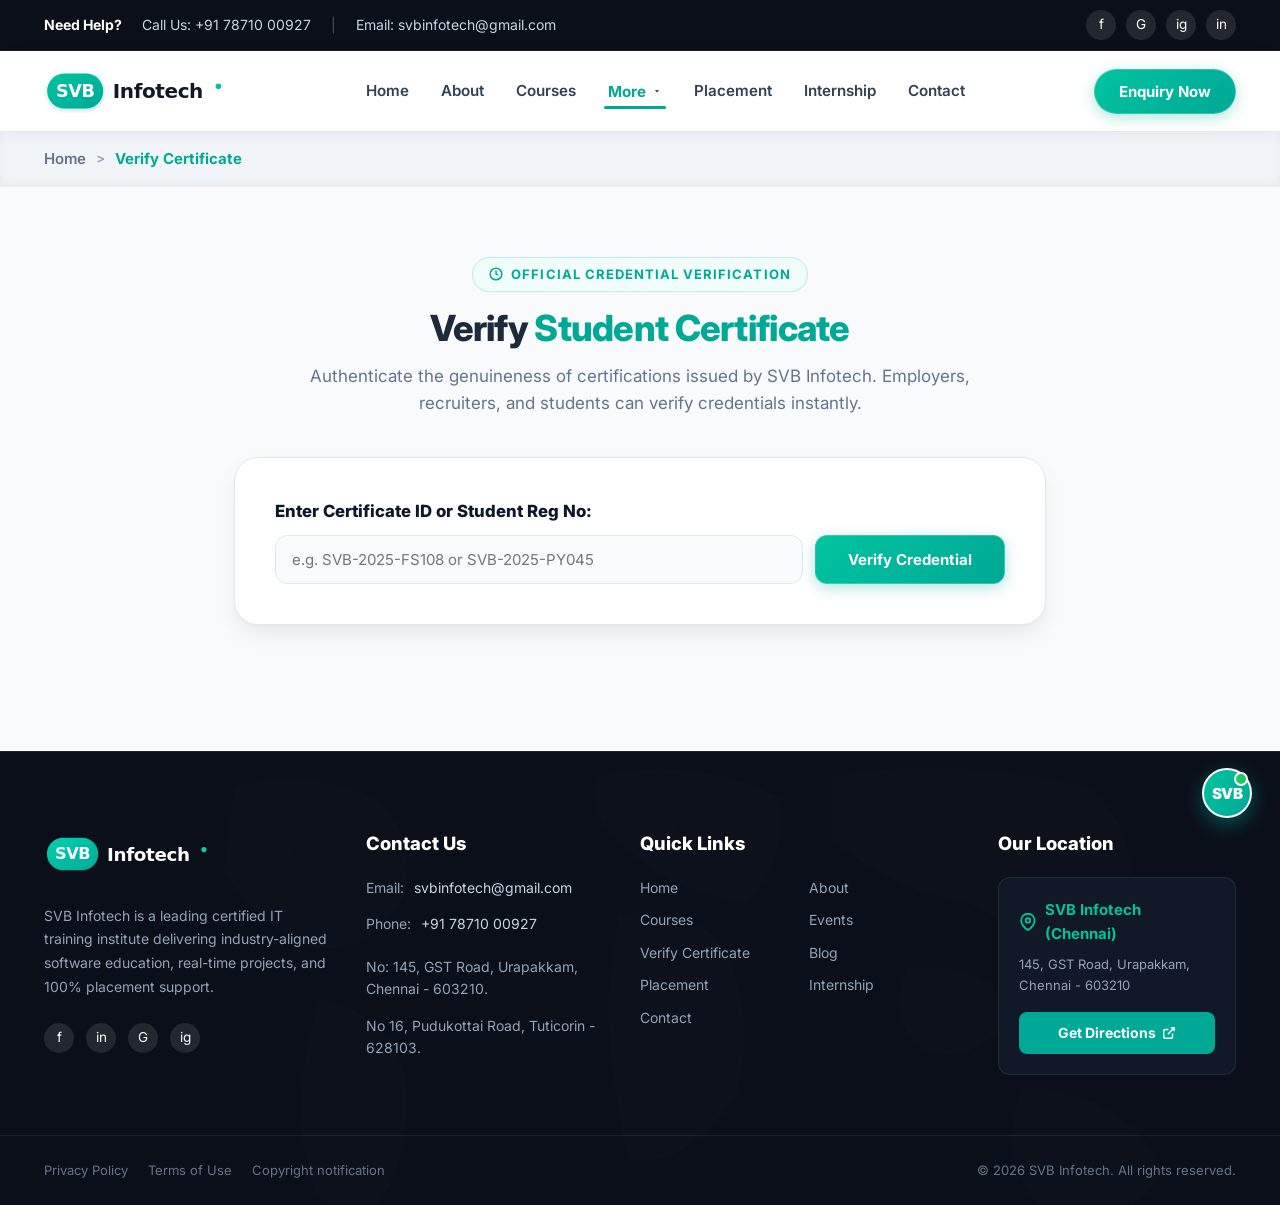
<file: verify-certificate.html>
<!DOCTYPE html>
<html lang="en">
<head>
  <meta charset="UTF-8">
  <meta name="viewport" content="width=device-width, initial-scale=1.0">
  <title>Verify Certificate | SVB Infotech - Online Student Credential Verification</title>
  
  <!-- SEO Meta Tags -->
  <meta name="description" content="Verify SVB Infotech course completion certificates, academic transcripts, and student credentials online. Instant corporate verification.">
  <meta name="keywords" content="Verify certificate SVB Infotech, online credential verification, IT training certificate check, student registration verify">
  <meta name="author" content="SVB Infotech">
  <link rel="canonical" href="verify-certificate.html">

  <!-- Open Graph -->
  <meta property="og:title" content="Verify Certificate | SVB Infotech">
  <meta property="og:description" content="Online verification portal for student certificates and academic transcripts issued by SVB Infotech.">
  <meta property="og:image" content="assets/images/about_classroom.jpg">
  <meta property="og:type" content="website">

  <!-- Favicon -->
  <link rel="icon" type="image/svg+xml" href="assets/images/favicon.svg">

  <!-- Google Fonts -->
  <link rel="preconnect" href="https://fonts.googleapis.com">
  <link rel="preconnect" href="https://fonts.gstatic.com" crossorigin>
  <link href="https://fonts.googleapis.com/css2?family=Inter:wght@400;500;600;700;800;900&display=swap" rel="stylesheet">

  <!-- Stylesheets -->
  <link rel="stylesheet" href="assets/css/style.css">
  <link rel="stylesheet" href="assets/css/responsive.css">
</head>
<body>

  <!-- Top Bar -->
  <div class="top-bar">
    <div class="container top-bar-content">
      <div class="top-bar-contact">
        <span class="help-highlight">Need Help?</span>
        <a href="tel:+917871000927">
          <span>Call Us: +91 78710 00927</span>
        </a>
        <span style="opacity: 0.3;">|</span>
        <a href="mailto:svbinfotech@gmail.com">
          <span>Email: svbinfotech@gmail.com</span>
        </a>
      </div>
      <div class="top-bar-social">
        <a href="https://facebook.com" class="social-circle-link" target="_blank" rel="noopener" aria-label="Facebook">f</a>
        <a href="https://google.com" class="social-circle-link" target="_blank" rel="noopener" aria-label="Google">G</a>
        <a href="https://instagram.com" class="social-circle-link" target="_blank" rel="noopener" aria-label="Instagram">ig</a>
        <a href="https://linkedin.com" class="social-circle-link" target="_blank" rel="noopener" aria-label="LinkedIn">in</a>
      </div>
    </div>
  </div>

  <!-- Main Navigation Header -->
  <header class="site-header">
    <div class="container nav-wrapper">
      <a href="index.html" class="brand-logo" aria-label="SVB Infotech Home">
        <img src="assets/images/logo.svg" alt="SVB Infotech Logo">
      </a>

      <nav class="desktop-nav-menu" aria-label="Main Navigation">
        <a href="index.html" class="nav-link">Home</a>
        <a href="about.html" class="nav-link">About</a>
        <a href="courses.html" class="nav-link">Courses</a>
        <div class="nav-item-dropdown active">
          <button type="button" class="nav-link dropdown-toggle active" aria-expanded="false">
            More
            <svg class="dropdown-caret" width="10" height="10" viewBox="0 0 24 24" fill="currentColor">
              <path d="M7 10l5 5 5-5z"/>
            </svg>
          </button>
          <div class="dropdown-menu">
            <a href="events.html" class="dropdown-item">
              <span class="dropdown-item-icon">
                <svg width="18" height="18" viewBox="0 0 24 24" fill="none" stroke="#ef4444" stroke-width="2" stroke-linecap="round" stroke-linejoin="round">
                  <rect x="3" y="4" width="18" height="18" rx="2" ry="2"></rect>
                  <line x1="16" y1="2" x2="16" y2="6"></line>
                  <line x1="8" y1="2" x2="8" y2="6"></line>
                  <line x1="3" y1="10" x2="21" y2="10"></line>
                  <rect x="7" y="14" width="3" height="3" fill="#ef4444" stroke="none"></rect>
                </svg>
              </span>
              <span class="dropdown-item-text">Events</span>
            </a>
            <a href="verify-certificate.html" class="dropdown-item active">
              <span class="dropdown-item-icon">
                <svg width="18" height="18" viewBox="0 0 24 24" fill="none" stroke="#00a896" stroke-width="2" stroke-linecap="round" stroke-linejoin="round">
                  <circle cx="12" cy="8" r="6"></circle>
                  <path d="M15.477 12.89 17 22l-5-3-5 3 1.523-9.11"></path>
                </svg>
              </span>
              <span class="dropdown-item-text">Verify Certificate</span>
            </a>
            <a href="blog.html" class="dropdown-item">
              <span class="dropdown-item-icon">
                <svg width="18" height="18" viewBox="0 0 24 24" fill="none" stroke="#6366f1" stroke-width="2" stroke-linecap="round" stroke-linejoin="round">
                  <path d="M4 19.5A2.5 2.5 0 0 1 6.5 17H20"></path>
                  <path d="M6.5 2H20v20H6.5A2.5 2.5 0 0 1 4 19.5v-15A2.5 2.5 0 0 1 6.5 2z"></path>
                </svg>
              </span>
              <span class="dropdown-item-text">Blog</span>
            </a>
          </div>
        </div>
        <a href="placement.html" class="nav-link">Placement</a>
        <a href="internship.html" class="nav-link">Internship</a>
        <a href="contact.html" class="nav-link">Contact</a>
      </nav>

      <div class="header-cta-group">
        <button type="button" class="btn-primary open-enquiry-modal-btn">
          Enquiry Now
        </button>
        <button type="button" class="mobile-menu-toggle" id="mobileMenuToggle" aria-label="Toggle navigation menu">
          <span></span>
          <span></span>
          <span></span>
        </button>
      </div>
    </div>
  </header>

  <!-- Mobile Drawer -->
  <div class="mobile-drawer-overlay" id="mobileDrawerOverlay"></div>
  <aside class="mobile-drawer" id="mobileDrawer">
    <a href="index.html" class="brand-logo" style="margin-bottom: 20px;">
      <img src="assets/images/logo.svg" alt="SVB Infotech Logo">
    </a>
    <nav class="mobile-nav-links">
      <a href="index.html">Home</a>
      <a href="about.html">About</a>
      <a href="courses.html">Courses</a>
      <div class="mobile-dropdown-group open">
        <button type="button" class="mobile-dropdown-toggle" aria-expanded="true">
          <span>More</span>
          <svg class="mobile-caret" width="14" height="14" viewBox="0 0 24 24" fill="currentColor">
            <path d="M7 10l5 5 5-5z"/>
          </svg>
        </button>
        <div class="mobile-submenu">
          <a href="events.html" class="mobile-sublink">
            <svg width="16" height="16" viewBox="0 0 24 24" fill="none" stroke="#ef4444" stroke-width="2" stroke-linecap="round" stroke-linejoin="round">
              <rect x="3" y="4" width="18" height="18" rx="2" ry="2"></rect>
              <line x1="16" y1="2" x2="16" y2="6"></line>
              <line x1="8" y1="2" x2="8" y2="6"></line>
              <line x1="3" y1="10" x2="21" y2="10"></line>
              <rect x="7" y="14" width="3" height="3" fill="#ef4444" stroke="none"></rect>
            </svg>
            <span>Events</span>
          </a>
          <a href="verify-certificate.html" class="mobile-sublink active">
            <svg width="16" height="16" viewBox="0 0 24 24" fill="none" stroke="#00a896" stroke-width="2" stroke-linecap="round" stroke-linejoin="round">
              <circle cx="12" cy="8" r="6"></circle>
              <path d="M15.477 12.89 17 22l-5-3-5 3 1.523-9.11"></path>
            </svg>
            <span>Verify Certificate</span>
          </a>
          <a href="blog.html" class="mobile-sublink">
            <svg width="16" height="16" viewBox="0 0 24 24" fill="none" stroke="#6366f1" stroke-width="2" stroke-linecap="round" stroke-linejoin="round">
              <path d="M4 19.5A2.5 2.5 0 0 1 6.5 17H20"></path>
              <path d="M6.5 2H20v20H6.5A2.5 2.5 0 0 1 4 19.5v-15A2.5 2.5 0 0 1 6.5 2z"></path>
            </svg>
            <span>Blog</span>
          </a>
        </div>
      </div>
      <a href="placement.html">Placement</a>
      <a href="internship.html">Internship</a>
      <a href="contact.html">Contact</a>
    </nav>
    <div style="margin-top: auto; display: flex; flex-direction: column; gap: 14px;">
      <button type="button" class="btn-primary open-enquiry-modal-btn" style="width: 100%;">Enquiry Now</button>
      <a href="tel:+917871000927" class="btn-secondary" style="width: 100%; text-align: center;">Call +91 78710 00927</a>
    </div>
  </aside>

  <!-- Breadcrumbs Banner -->
  <section class="page-breadcrumb-banner compact">
    <div class="container">
      <nav class="breadcrumb-nav" aria-label="Breadcrumb">
        <a href="index.html">Home</a>
        <span class="separator">&gt;</span>
        <span class="current-page">Verify Certificate</span>
      </nav>
    </div>
  </section>

  <!-- Main Content -->
  <main>
    <section style="padding: 70px 0 90px; background: #f8fafc;">
      <div class="container" style="max-width: 860px;">
        
        <div style="text-align: center; margin-bottom: 40px;">
          <span class="section-tag">
            <svg viewBox="0 0 24 24" fill="none" stroke="currentColor" stroke-width="2.5"><circle cx="12" cy="12" r="10"></circle><polyline points="12 6 12 12 16 14"></polyline></svg>
            OFFICIAL CREDENTIAL VERIFICATION
          </span>
          <h1 class="section-title">Verify <span class="text-teal">Student Certificate</span></h1>
          <p class="section-subtitle section-subtitle-centered">
            Authenticate the genuineness of certifications issued by SVB Infotech. Employers, recruiters, and students can verify credentials instantly.
          </p>
        </div>

        <!-- Verification Search Card -->
        <div style="background: #ffffff; border-radius: var(--radius-xl); padding: 40px; box-shadow: var(--shadow-lg); border: 1px solid var(--border-light); margin-bottom: 36px;">
          <form id="certificateVerifyForm" onsubmit="handleCertificateSearch(event)">
            <label for="certificateInput" style="display: block; font-weight: 800; font-size: 1.05rem; margin-bottom: 10px; color: #0f172a;">
              Enter Certificate ID or Student Reg No:
            </label>
            <div style="display: flex; gap: 12px; flex-wrap: wrap;">
              <input 
                type="text" 
                id="certificateInput" 
                class="form-control" 
                placeholder="e.g. SVB-2025-FS108 or SVB-2025-PY045" 
                value=""
                style="flex: 1; min-width: 260px;"
                required
              >
              <button type="submit" class="btn-primary" style="padding: 14px 32px; border-radius: var(--radius-md);">
                Verify Credential
              </button>
            </div>
          </form>

          <!-- Not Found Alert Box (Hidden by default) -->
          <div id="certificateNotFoundBox" style="display: none; background: #fef2f2; border: 1px solid #fecaca; color: #991b1b; padding: 18px 24px; border-radius: var(--radius-md); margin-top: 20px; font-weight: 600;">
            <div style="display: flex; align-items: center; gap: 10px;">
              <svg width="20" height="20" viewBox="0 0 24 24" fill="none" stroke="#dc2626" stroke-width="2.5"><circle cx="12" cy="12" r="10"></circle><line x1="12" y1="8" x2="12" y2="12"></line><line x1="12" y1="16" x2="12.01" y2="16"></line></svg>
              <span>Certificate Not Found. No record matches the entered Certificate ID or Reg No. Please check and try again.</span>
            </div>
          </div>
        </div>

        <!-- Verification Result Card (Hidden by default until ID is entered and searched) -->
        <div id="certificateResultBox" style="display: none; background: #ffffff; border-radius: var(--radius-xl); border: 2px solid var(--primary-teal); padding: 36px; box-shadow: var(--shadow-xl); position: relative; overflow: hidden;">
          
          <div style="display: flex; justify-content: space-between; align-items: flex-start; margin-bottom: 24px; flex-wrap: wrap; gap: 14px;">
            <div>
              <span class="verified-pill" style="background: #dcfce7; color: #15803d; border-color: #86efac; font-size: 0.85rem; padding: 6px 14px;">
                <svg viewBox="0 0 24 24" fill="none" stroke="currentColor" stroke-width="3" style="width: 14px; height: 14px;"><polyline points="20 6 9 17 4 12"></polyline></svg>
                OFFICIALLY VERIFIED &amp; AUTHENTIC
              </span>
              <h2 id="certStudentName" style="font-size: 1.85rem; margin-top: 12px; margin-bottom: 4px; color: #0f172a;">Karthik R.</h2>
              <div id="certCourseTitle" style="font-size: 1.1rem; color: var(--primary-teal); font-weight: 800;">Full Stack Web Development (MERN)</div>
            </div>
            
            <div style="text-align: right; background: #f8fafc; border: 1px solid var(--border-light); padding: 12px 18px; border-radius: var(--radius-md);">
              <div style="font-size: 0.75rem; text-transform: uppercase; color: #64748b; font-weight: 700;">Certificate ID</div>
              <div id="certIdDisplay" style="font-size: 1.15rem; font-weight: 900; color: #0f172a;">SVB-2025-FS108</div>
            </div>
          </div>

          <div class="cert-meta-tri-grid">
            <div>
              <div style="font-size: 0.75rem; color: #64748b; font-weight: 700;">ISSUE DATE</div>
              <div id="certIssueDate" style="font-size: 0.95rem; font-weight: 800; color: #0f172a;">15 June 2025</div>
            </div>
            <div>
              <div style="font-size: 0.75rem; color: #64748b; font-weight: 700;">GRADE &amp; SCORE</div>
              <div id="certGrade" style="font-size: 0.95rem; font-weight: 800; color: #15803d;">Grade A+ (Distinction)</div>
            </div>
            <div>
              <div style="font-size: 0.75rem; color: #64748b; font-weight: 700;">TRAINING CENTER</div>
              <div style="font-size: 0.95rem; font-weight: 800; color: #0f172a;">Chennai Campus (GST Rd)</div>
            </div>
          </div>

          <div style="display: flex; justify-content: space-between; align-items: center; border-top: 1px solid var(--border-light); padding-top: 20px; flex-wrap: wrap; gap: 14px;">
            <div style="font-size: 0.8125rem; color: #64748b;">
              <strong>Accreditation:</strong> ISO 9001:2015 Certified IT Institute &bull; Industry Recognized
            </div>
            <button type="button" class="btn-secondary" onclick="alert('Digital Certificate verified and validated from SVB Infotech Registrar database.')" style="padding: 10px 20px; font-size: 0.875rem;">
              Download Transcript PDF
            </button>
          </div>

        </div>

      </div>
    </section>
  </main>

  <!-- Site Footer -->
  <footer class="site-footer">
    <div class="footer-map-overlay"></div>
    <div class="container footer-main-grid">
      
      <div class="footer-col">
        <a href="index.html" class="footer-brand-logo">
          <img src="assets/images/logo-white.svg" alt="SVB Infotech Logo">
        </a>
        <p class="footer-about-text">
          SVB Infotech is a leading certified IT training institute delivering industry-aligned software education, real-time projects, and 100% placement support.
        </p>
        <div class="footer-social-links">
          <a href="https://facebook.com" class="social-circle-link" target="_blank" rel="noopener" aria-label="Facebook">f</a>
          <a href="https://linkedin.com" class="social-circle-link" target="_blank" rel="noopener" aria-label="LinkedIn">in</a>
          <a href="https://google.com" class="social-circle-link" target="_blank" rel="noopener" aria-label="Google">G</a>
          <a href="https://instagram.com" class="social-circle-link" target="_blank" rel="noopener" aria-label="Instagram">ig</a>
        </div>
      </div>

      <div class="footer-col">
        <h4>Contact Us</h4>
        <div class="footer-contact-list">
          <div class="footer-contact-item">
            <span>Email:</span>
            <a href="mailto:svbinfotech@gmail.com">svbinfotech@gmail.com</a>
          </div>
          <div class="footer-contact-item">
            <span>Phone:</span>
            <a href="tel:+917871000927">+91 78710 00927</a>
          </div>
          <div class="footer-contact-item" style="margin-top: 6px;">
            <span>No: 145, GST Road, Urapakkam, Chennai - 603210.</span>
          </div>
          <div class="footer-contact-item">
            <span>No 16, Pudukottai Road, Tuticorin - 628103.</span>
          </div>
        </div>
      </div>

      <div class="footer-col">
        <h4>Quick Links</h4>
        <ul class="footer-links-list">
          <li><a href="index.html">Home</a></li>
          <li><a href="about.html">About</a></li>
          <li><a href="courses.html">Courses</a></li>
          <li><a href="events.html">Events</a></li>
          <li><a href="verify-certificate.html">Verify Certificate</a></li>
          <li><a href="blog.html">Blog</a></li>
          <li><a href="placement.html">Placement</a></li>
          <li><a href="internship.html">Internship</a></li>
          <li><a href="contact.html">Contact</a></li>
        </ul>
      </div>

      <div class="footer-col">
        <h4>Our Location</h4>
        <div class="footer-location-card">
          <div class="location-marker-title">
            <svg width="18" height="18" viewBox="0 0 24 24" fill="none" stroke="currentColor" stroke-width="2.5"><path d="M21 10c0 7-9 13-9 13s-9-6-9-13a9 9 0 0 1 18 0z"></path><circle cx="12" cy="10" r="3"></circle></svg>
            <span>SVB Infotech (Chennai)</span>
          </div>
          <p class="location-address">
            145, GST Road, Urapakkam,<br>
            Chennai - 603210
          </p>
          <a href="https://maps.google.com/?q=145+GST+Road+Urapakkam+Chennai" target="_blank" rel="noopener" class="btn-get-directions">
            Get Directions
            <svg width="14" height="14" viewBox="0 0 24 24" fill="none" stroke="currentColor" stroke-width="2.5"><path d="M18 13v6a2 2 0 0 1-2 2H5a2 2 0 0 1-2-2V8a2 2 0 0 1 2-2h6"></path><polyline points="15 3 21 3 21 9"></polyline><line x1="10" y1="14" x2="21" y2="3"></line></svg>
          </a>
        </div>
      </div>

    </div>

    <div class="footer-bottom-bar">
      <div class="container footer-bottom-content">
        <div class="footer-legal-links">
          <a href="javascript:void(0)" onclick="alert('SVB Infotech respects student privacy.')">Privacy Policy</a>
          <a href="javascript:void(0)" onclick="alert('SVB Infotech Terms')">Terms of Use</a>
          <a href="javascript:void(0)" onclick="alert('SVB Infotech Copyright')">Copyright notification</a>
        </div>
        <div>
          &copy; 2026 SVB Infotech. All rights reserved.
        </div>
      </div>
    </div>
  </footer>

  <!-- Floating Action Buttons -->
  <div class="floating-actions-container">
    <button type="button" class="floating-svb-badge" id="chatbotToggleBtn" aria-label="Open SVB AI Assistant Chatbot" title="Chat with SVB AI Assistant">
      <span class="svb-badge-text">SVB</span>
      <span class="floating-online-dot"></span>
      <span class="floating-badge-tooltip">Chat with SVB AI 👋</span>
    </button>
    <button type="button" class="back-to-top-btn" id="backToTopBtn" aria-label="Back to Top">
      <svg width="20" height="20" viewBox="0 0 24 24" fill="none" stroke="currentColor" stroke-width="2.5"><polyline points="18 15 12 9 6 15"></polyline></svg>
    </button>
  </div>

  <!-- Shared Enquiry Modal -->
  <div class="modal-overlay" id="enquiryModal">
    <div class="modal-box">
      <button type="button" class="modal-close-btn" aria-label="Close modal">&times;</button>
      <div style="margin-bottom: 24px;">
        <span class="section-tag">CERTIFICATE ASSISTANCE</span>
        <h3 style="font-size: 1.85rem; font-weight: 900; margin-top: 6px; margin-bottom: 8px;">Certificate Helpdesk</h3>
        <p style="font-size: 0.95rem; color: #64748b;">Need help retrieving an older certificate or correcting academic records?</p>
      </div>

      <form id="enquiryModalForm">
        <div class="form-group">
          <label class="form-label">Full Name <span class="req">*</span></label>
          <input type="text" name="name" class="form-control" placeholder="Enter your full name" required>
        </div>

        <div class="form-grid-two">
          <div class="form-group">
            <label class="form-label">Mobile Number <span class="req">*</span></label>
            <input type="tel" name="phone" class="form-control" placeholder="Your WhatsApp / phone" required>
          </div>
          <div class="form-group">
            <label class="form-label">Email Address <span class="req">*</span></label>
            <input type="email" name="email" class="form-control" placeholder="Your active email" required>
          </div>
        </div>

        <div class="form-group">
          <label class="form-label">Query Type</label>
          <select name="course" class="form-control">
            <option value="Certificate Verification Query">Certificate Verification Query</option>
            <option value="Duplicate Certificate Request">Duplicate Certificate Request</option>
            <option value="Name/Detail Correction">Name/Detail Correction</option>
          </select>
        </div>

        <div class="form-submit-row" style="margin-top: 24px;">
          <button type="submit" class="btn-submit" style="width: 100%;">Submit Verification Request</button>
        </div>
      </form>
    </div>
  </div>

  <!-- Interactive Search Script -->
  <script>
    const CERTIFICATES_DB = {
      'SVB-2025-FS108': {
        name: 'Karthik R.',
        course: 'Full Stack Web Development (MERN Stack)',
        id: 'SVB-2025-FS108',
        issueDate: '15 June 2025',
        grade: 'Grade A+ (Distinction)',
        center: 'Chennai Campus (GST Rd)'
      },
      'SVB-2025-PY045': {
        name: 'Deepika V.',
        course: 'Python Programming & Artificial Intelligence',
        id: 'SVB-2025-PY045',
        issueDate: '22 July 2025',
        grade: 'Grade A+ (Distinction)',
        center: 'Chennai Campus (GST Rd)'
      },
      'SVB-2025-JV082': {
        name: 'Vignesh W.',
        course: 'Java Full Stack Technology & Spring Boot',
        id: 'SVB-2025-JV082',
        issueDate: '10 August 2025',
        grade: 'Grade A (First Class)',
        center: 'Chennai Campus (GST Rd)'
      }
    };

    function handleCertificateSearch(e) {
      e.preventDefault();
      const input = document.getElementById('certificateInput');
      const id = input.value.trim().toUpperCase();
      if (!id) return;
      searchCertificate(id);
    }

    function searchCertificate(id) {
      const resultBox = document.getElementById('certificateResultBox');
      const notFoundBox = document.getElementById('certificateNotFoundBox');
      const cert = CERTIFICATES_DB[id];

      if (cert) {
        if (notFoundBox) notFoundBox.style.display = 'none';
        document.getElementById('certStudentName').textContent = cert.name;
        document.getElementById('certCourseTitle').textContent = cert.course;
        document.getElementById('certIdDisplay').textContent = cert.id;
        document.getElementById('certIssueDate').textContent = cert.issueDate;
        document.getElementById('certGrade').textContent = cert.grade;
        resultBox.style.display = 'block';
        resultBox.scrollIntoView({ behavior: 'smooth', block: 'nearest' });
      } else {
        resultBox.style.display = 'none';
        if (notFoundBox) {
          notFoundBox.style.display = 'block';
          notFoundBox.scrollIntoView({ behavior: 'smooth', block: 'nearest' });
        }
      }
    }
  </script>

  <script src="assets/js/courses-data.js"></script>
  <script src="assets/js/main.js"></script>
</body>
</html>
</file>
<file: assets/css/style.css>
/* ==========================================================================
   SVB INFOTECH - MASTER STYLESHEET
   Modern, High-Performance Design System & Interactive Components
   ========================================================================== */

/* --- CSS Variables & Design Tokens --- */
:root {
  --primary-teal: #00a896;
  --primary-teal-dark: #008f80;
  --primary-teal-light: #02c39a;
  --teal-surface: #f0fdfa;
  --teal-surface-hover: #ccfbf1;
  --teal-border: rgba(0, 168, 150, 0.2);
  --teal-glow: rgba(0, 168, 150, 0.25);

  --secondary-cyan: #00b4d8;
  --accent-gold: #f59e0b;
  --accent-gold-dark: #b45309;
  --accent-gold-surface: #fef3c7;

  --dark-bg: #0b0f19;
  --dark-surface: #111827;
  --dark-surface-card: #1e293b;
  --dark-border: #1f2937;

  --text-main: #1e293b;
  --text-muted: #64748b;
  --text-light: #94a3b8;
  --text-white: #ffffff;

  --bg-body: #f8fafc;
  --bg-card: #ffffff;
  --border-light: #e2e8f0;
  --border-subtle: #f1f5f9;

  --radius-sm: 8px;
  --radius-md: 12px;
  --radius-lg: 18px;
  --radius-xl: 24px;
  --radius-full: 9999px;

  --shadow-sm: 0 1px 3px rgba(0, 0, 0, 0.06), 0 1px 2px rgba(0, 0, 0, 0.04);
  --shadow-md: 0 4px 6px -1px rgba(0, 0, 0, 0.07), 0 2px 4px -2px rgba(0, 0, 0, 0.05);
  --shadow-lg: 0 10px 25px -3px rgba(0, 0, 0, 0.08), 0 4px 6px -4px rgba(0, 0, 0, 0.04);
  --shadow-xl: 0 20px 35px -5px rgba(0, 0, 0, 0.1), 0 8px 10px -6px rgba(0, 0, 0, 0.05);
  --shadow-teal: 0 10px 25px -5px rgba(0, 168, 150, 0.35);

  --transition-fast: 0.15s ease;
  --transition-normal: 0.25s cubic-bezier(0.16, 1, 0.3, 1);
  --transition-slow: 0.4s cubic-bezier(0.16, 1, 0.3, 1);

  --container-max: 1240px;
}

/* --- Base & Reset --- */
*,
*::before,
*::after {
  box-sizing: border-box;
  margin: 0;
  padding: 0;
}

html {
  font-family: 'Inter', -apple-system, BlinkMacSystemFont, 'Segoe UI', Roboto, Helvetica, Arial, sans-serif;
  font-size: 16px;
  line-height: 1.6;
  color: var(--text-main);
  background-color: var(--bg-body);
  scroll-behavior: smooth;
  -webkit-font-smoothing: antialiased;
  -moz-osx-font-smoothing: grayscale;
  max-width: 100vw;
  overflow-x: clip;
}

body {
  min-height: 100vh;
  display: flex;
  flex-direction: column;
  max-width: 100vw;
  overflow-x: clip;
  position: relative;
}

img,
svg {
  display: block;
  max-width: 100%;
  height: auto;
}

a {
  color: inherit;
  text-decoration: none;
  transition: color var(--transition-fast);
}

button,
input,
select,
textarea {
  font-family: inherit;
  font-size: inherit;
}

button {
  cursor: pointer;
  border: none;
  background: none;
}

ul,
ol {
  list-style: none;
}

.container {
  width: 100%;
  max-width: var(--container-max);
  margin-left: auto;
  margin-right: auto;
  padding-left: 24px;
  padding-right: 24px;
}

/* --- Typography Helpers --- */
h1,
h2,
h3,
h4,
h5,
h6 {
  color: var(--text-main);
  font-weight: 800;
  line-height: 1.25;
}

.text-teal {
  color: var(--primary-teal);
}

.section-tag {
  display: inline-flex;
  align-items: center;
  gap: 8px;
  padding: 6px 16px;
  background-color: var(--teal-surface);
  border: 1px solid var(--teal-border);
  color: var(--primary-teal);
  font-size: 0.8125rem;
  font-weight: 700;
  text-transform: uppercase;
  letter-spacing: 0.08em;
  border-radius: var(--radius-full);
  margin-bottom: 14px;
}

.section-tag svg {
  width: 14px;
  height: 14px;
}

.section-title {
  font-size: 2.25rem;
  font-weight: 800;
  letter-spacing: -0.02em;
  margin-bottom: 12px;
}

.section-title-centered {
  text-align: center;
}

.section-subtitle {
  font-size: 1.0625rem;
  color: var(--text-muted);
  max-width: 680px;
  margin-bottom: 36px;
}

.section-subtitle-centered {
  margin-left: auto;
  margin-right: auto;
  text-align: center;
}

.title-accent-bar {
  width: 50px;
  height: 4px;
  background: var(--primary-teal);
  border-radius: 2px;
  margin: 10px auto 20px auto;
}

/* ==========================================================================
   TOP BAR
   ========================================================================== */
.top-bar {
  background-color: #0b0f19;
  color: #e2e8f0;
  font-size: 0.875rem;
  padding: 10px 0;
  border-bottom: 1px solid rgba(255, 255, 255, 0.06);
}

.top-bar-content {
  display: flex;
  justify-content: space-between;
  align-items: center;
}

.top-bar-contact {
  display: flex;
  align-items: center;
  gap: 20px;
  flex-wrap: wrap;
}

.top-bar-contact a {
  color: #cbd5e1;
  display: inline-flex;
  align-items: center;
  gap: 6px;
}

.top-bar-contact a:hover {
  color: var(--primary-teal-light);
}

.top-bar-contact .help-highlight {
  font-weight: 700;
  color: #ffffff;
}

.top-bar-social {
  display: flex;
  align-items: center;
  gap: 10px;
}

.social-circle-link {
  width: 30px;
  height: 30px;
  border-radius: 50%;
  background: rgba(255, 255, 255, 0.1);
  display: inline-flex;
  align-items: center;
  justify-content: center;
  color: #ffffff;
  font-size: 0.85rem;
  transition: all var(--transition-fast);
}

.social-circle-link:hover {
  background: var(--primary-teal);
  color: #ffffff;
  transform: translateY(-2px);
}

/* ==========================================================================
   NAVBAR
   ========================================================================== */
.site-header {
  position: -webkit-sticky;
  position: sticky;
  top: 0;
  z-index: 1000;
  background-color: #ffffff;
  box-shadow: 0 4px 20px -2px rgba(0, 0, 0, 0.06);
  transition: all var(--transition-normal);
}

.site-header.scrolled {
  background-color: rgba(255, 255, 255, 0.98);
  backdrop-filter: blur(12px);
  -webkit-backdrop-filter: blur(12px);
  box-shadow: 0 6px 24px -2px rgba(0, 0, 0, 0.12);
}

.nav-wrapper {
  display: flex;
  align-items: center;
  justify-content: space-between;
  height: 80px;
}

.brand-logo {
  display: inline-flex;
  align-items: center;
  gap: 8px;
}

.brand-logo img {
  height: 48px;
  width: auto;
}

.desktop-nav-menu {
  display: flex;
  align-items: center;
  gap: 24px;
  flex-wrap: nowrap;
}

.nav-link {
  font-size: 0.95rem;
  font-weight: 600;
  color: #334155;
  padding: 8px 4px;
  position: relative;
  white-space: nowrap;
  transition: color var(--transition-fast);
}

.nav-link:hover {
  color: var(--primary-teal);
}

.nav-link.active {
  color: var(--primary-teal);
  font-weight: 700;
}

.nav-link.active::after {
  content: '';
  position: absolute;
  bottom: 0;
  left: 0;
  width: 100%;
  height: 3px;
  background-color: var(--primary-teal);
  border-radius: 2px;
}

/* --- Dropdown Menu (Our Process) --- */
.nav-item-dropdown {
  position: relative;
  display: inline-flex;
  align-items: center;
}

.dropdown-toggle {
  display: inline-flex;
  align-items: center;
  gap: 6px;
  background: none;
  border: none;
  cursor: pointer;
  padding: 8px 4px;
  font-size: 0.95rem;
  font-weight: 700;
  color: #111827;
  position: relative;
  white-space: nowrap;
  transition: color var(--transition-fast);
  text-decoration: none;
  font-family: inherit;
}

.dropdown-toggle:hover,
.nav-item-dropdown:hover .dropdown-toggle,
.nav-item-dropdown.active .dropdown-toggle,
.nav-item-dropdown.open .dropdown-toggle {
  color: var(--primary-teal);
}

.dropdown-caret {
  transition: transform var(--transition-fast);
  color: #111827;
  display: inline-block;
  vertical-align: middle;
}

.dropdown-toggle:hover .dropdown-caret,
.nav-item-dropdown:hover .dropdown-caret,
.nav-item-dropdown.open .dropdown-caret {
  transform: rotate(180deg);
  color: var(--primary-teal);
}

.dropdown-menu {
  position: absolute;
  top: calc(100% + 8px);
  left: 0;
  min-width: 210px;
  background: #ffffff;
  border-radius: 10px;
  box-shadow: 0 12px 30px -4px rgba(15, 23, 42, 0.12), 0 4px 8px -2px rgba(15, 23, 42, 0.06), 0 0 0 1px rgba(0, 0, 0, 0.05);
  padding: 8px;
  display: flex;
  flex-direction: column;
  gap: 4px;
  opacity: 0;
  visibility: hidden;
  transform: translateY(6px);
  transition: opacity 0.2s ease, transform 0.2s ease, visibility 0.2s ease;
  z-index: 1050;
  pointer-events: none;
}

.dropdown-menu::before {
  content: '';
  position: absolute;
  top: -12px;
  left: 0;
  width: 100%;
  height: 14px;
}

.nav-item-dropdown:hover .dropdown-menu,
.nav-item-dropdown.open .dropdown-menu {
  opacity: 1;
  visibility: visible;
  transform: translateY(0);
  pointer-events: auto;
}

.dropdown-item {
  display: flex;
  align-items: center;
  gap: 12px;
  padding: 10px 14px;
  border-radius: 8px;
  color: #4b5563;
  font-weight: 500;
  font-size: 0.95rem;
  transition: all var(--transition-fast);
  text-decoration: none;
}

.dropdown-item:hover {
  background-color: #f8fafc;
  color: #111827;
  transform: translateX(2px);
}

.dropdown-item.active {
  background-color: rgba(0, 168, 150, 0.08);
  color: var(--primary-teal);
}

.dropdown-item-icon {
  display: flex;
  align-items: center;
  justify-content: center;
  width: 22px;
  height: 22px;
  flex-shrink: 0;
}

.dropdown-item-text {
  font-size: 0.95rem;
  color: #4b5563;
  font-weight: 500;
  transition: color var(--transition-fast);
}

.dropdown-item:hover .dropdown-item-text,
.dropdown-item.active .dropdown-item-text {
  color: #111827;
}

.dropdown-item.active .dropdown-item-text {
  color: var(--primary-teal);
  font-weight: 600;
}

/* Mobile Dropdown */
.mobile-dropdown-group {
  display: flex;
  flex-direction: column;
  border-bottom: 1px solid var(--border-light);
}

.mobile-dropdown-toggle {
  display: flex;
  align-items: center;
  justify-content: space-between;
  width: 100%;
  font-size: 1.15rem;
  font-weight: 700;
  color: var(--text-main);
  padding: 12px 0;
  background: none;
  border: none;
  cursor: pointer;
  text-align: left;
  font-family: inherit;
}

.mobile-caret {
  transition: transform var(--transition-fast);
  color: #64748b;
}

.mobile-dropdown-group.open .mobile-caret {
  transform: rotate(180deg);
  color: var(--primary-teal);
}

.mobile-submenu {
  display: none;
  flex-direction: column;
  gap: 8px;
  padding: 4px 0 12px 14px;
}

.mobile-dropdown-group.open .mobile-submenu {
  display: flex;
}

.mobile-sublink {
  display: flex;
  align-items: center;
  gap: 10px;
  font-size: 0.95rem;
  font-weight: 600;
  color: #475569;
  padding: 8px 10px;
  border-radius: 6px;
  text-decoration: none;
  transition: background-color var(--transition-fast), color var(--transition-fast);
}

.mobile-sublink:hover,
.mobile-sublink.active {
  background-color: var(--teal-surface);
  color: var(--primary-teal);
}

.header-cta-group {
  display: flex;
  align-items: center;
  gap: 16px;
}

.btn-primary {
  display: inline-flex;
  align-items: center;
  justify-content: center;
  gap: 8px;
  padding: 12px 24px;
  background: linear-gradient(135deg, #00c49f 0%, #00a896 100%);
  color: #ffffff;
  font-size: 0.9375rem;
  font-weight: 700;
  border-radius: var(--radius-full);
  box-shadow: 0 4px 15px rgba(0, 168, 150, 0.3);
  transition: all var(--transition-normal);
  text-decoration: none;
  border: 1px solid rgba(255, 255, 255, 0.2);
}

.btn-primary:hover {
  transform: translateY(-2px);
  box-shadow: 0 8px 25px rgba(0, 168, 150, 0.45);
  background: linear-gradient(135deg, #02d3ac 0%, #009383 100%);
  color: #ffffff;
}

.btn-secondary {
  display: inline-flex;
  align-items: center;
  justify-content: center;
  gap: 8px;
  padding: 12px 24px;
  background-color: #ffffff;
  color: var(--text-main);
  font-size: 0.9375rem;
  font-weight: 700;
  border-radius: var(--radius-full);
  border: 1.5px solid var(--border-light);
  box-shadow: var(--shadow-sm);
  transition: all var(--transition-normal);
}

.btn-secondary:hover {
  border-color: var(--primary-teal);
  color: var(--primary-teal);
  background-color: var(--teal-surface);
  transform: translateY(-2px);
}

.btn-outline-white {
  display: inline-flex;
  align-items: center;
  gap: 8px;
  padding: 12px 24px;
  background: rgba(255, 255, 255, 0.12);
  backdrop-filter: blur(8px);
  color: #ffffff;
  font-weight: 700;
  border-radius: var(--radius-full);
  border: 1.5px solid rgba(255, 255, 255, 0.4);
  transition: all var(--transition-normal);
}

.btn-outline-white:hover {
  background: #ffffff;
  color: var(--dark-bg);
  border-color: #ffffff;
}

/* Mobile Hamburger */
.mobile-menu-toggle {
  display: none;
  flex-direction: column;
  justify-content: space-between;
  width: 32px;
  height: 22px;
  background: transparent;
  border: none;
  cursor: pointer;
  padding: 0;
  z-index: 1100;
}

.mobile-menu-toggle span {
  width: 100%;
  height: 3px;
  background-color: var(--text-main);
  border-radius: 3px;
  transition: all var(--transition-normal);
}

.mobile-menu-toggle.open span:nth-child(1) {
  transform: translateY(9.5px) rotate(45deg);
}

.mobile-menu-toggle.open span:nth-child(2) {
  opacity: 0;
}

.mobile-menu-toggle.open span:nth-child(3) {
  transform: translateY(-9.5px) rotate(-45deg);
}

/* Mobile Drawer */
.mobile-drawer {
  position: fixed;
  top: 0;
  right: 0;
  width: 320px;
  max-width: 85%;
  height: 100vh;
  background-color: #ffffff;
  box-shadow: -5px 0 25px rgba(0, 0, 0, 0.15);
  z-index: 1050;
  padding: 85px 28px 40px;
  display: flex;
  flex-direction: column;
  gap: 20px;
  transform: translateX(100%);
  visibility: hidden;
  pointer-events: none;
  transition: transform var(--transition-normal), visibility var(--transition-normal);
  overflow-y: auto;
}

.mobile-drawer.open {
  transform: translateX(0);
  visibility: visible;
  pointer-events: auto;
}

.mobile-drawer-overlay {
  position: fixed;
  inset: 0;
  background: rgba(15, 23, 42, 0.5);
  backdrop-filter: blur(4px);
  z-index: 1040;
  opacity: 0;
  visibility: hidden;
  transition: all var(--transition-normal);
}

.mobile-drawer-overlay.open {
  opacity: 1;
  visibility: visible;
}

.mobile-nav-links {
  display: flex;
  flex-direction: column;
  gap: 16px;
}

.mobile-nav-links a {
  font-size: 1.15rem;
  font-weight: 700;
  color: var(--text-main);
  padding: 10px 0;
  border-bottom: 1px solid var(--border-light);
}

.mobile-nav-links a.active {
  color: var(--primary-teal);
}

/* ==========================================================================
   BREADCRUMBS BANNER
   ========================================================================== */
.page-breadcrumb-banner {
  background: linear-gradient(135deg, #00a896 0%, #008172 100%);
  color: #ffffff;
  padding: 24px 0;
  box-shadow: inset 0 -2px 10px rgba(0, 0, 0, 0.05);
}

.page-breadcrumb-banner.compact {
  padding: 16px 0;
  background: #f1f5f9;
  color: var(--text-muted);
}

.breadcrumb-nav {
  display: flex;
  align-items: center;
  gap: 10px;
  font-size: 0.9375rem;
  font-weight: 600;
}

.breadcrumb-nav a {
  color: var(--text-muted);
  display: inline-flex;
  align-items: center;
  gap: 6px;
}

.breadcrumb-nav a:hover {
  color: var(--primary-teal);
}

.breadcrumb-nav .separator {
  color: #94a3b8;
  font-size: 0.85rem;
}

.breadcrumb-nav .current-page {
  color: var(--primary-teal);
  font-weight: 700;
}

/* ==========================================================================
   HERO SECTION (HOME)
   ========================================================================== */
.hero-section {
  position: relative;
  background: radial-gradient(circle at 80% 20%, rgba(0, 168, 150, 0.08) 0%, transparent 60%),
    radial-gradient(circle at 10% 80%, rgba(0, 180, 216, 0.06) 0%, transparent 50%),
    #ffffff;
  padding: 60px 0 80px;
  overflow: hidden;
  border-bottom: 1px solid var(--border-light);
}

.hero-grid {
  display: grid;
  grid-template-columns: 1.15fr 0.85fr;
  gap: 48px;
  align-items: center;
}

.hero-content h1 {
  font-size: 3.25rem;
  line-height: 1.15;
  font-weight: 900;
  letter-spacing: -0.03em;
  margin-bottom: 20px;
  color: #0f172a;
}

.hero-content h1 .highlight-teal {
  color: var(--primary-teal);
  position: relative;
  display: inline-block;
}

.hero-content p {
  font-size: 1.15rem;
  line-height: 1.7;
  color: #475569;
  margin-bottom: 32px;
  max-width: 580px;
}

.hero-actions {
  display: flex;
  align-items: center;
  gap: 18px;
  flex-wrap: wrap;
  margin-bottom: 40px;
}

.hero-features-list {
  display: flex;
  gap: 24px;
  flex-wrap: wrap;
}

.hero-feature-item {
  display: flex;
  align-items: center;
  gap: 8px;
  font-size: 0.9375rem;
  font-weight: 700;
  color: #334155;
}

.hero-feature-item svg {
  color: var(--primary-teal);
}

.hero-image-card {
  position: relative;
  display: flex;
  align-items: center;
  justify-content: center;
}

/* Tech & AI Animated Backdrop */
.hero-ai-backdrop {
  position: absolute;
  inset: -30px;
  border-radius: 36px;
  pointer-events: none;
  overflow: visible;
  z-index: 0;
}

.hero-ai-canvas {
  position: absolute;
  inset: 0;
  width: 100%;
  height: 100%;
  border-radius: 32px;
  z-index: 1;
}

.ai-glow-orb {
  position: absolute;
  border-radius: 50%;
  filter: blur(45px);
  opacity: 0.6;
  z-index: 0;
  animation: aiOrbPulse 6s ease-in-out infinite alternate;
}

.ai-glow-1 {
  width: 260px;
  height: 260px;
  top: -35px;
  right: -25px;
  background: radial-gradient(circle, rgba(0, 229, 255, 0.45) 0%, rgba(0, 168, 150, 0.25) 50%, transparent 70%);
}

.ai-glow-2 {
  width: 280px;
  height: 280px;
  bottom: -35px;
  left: -35px;
  background: radial-gradient(circle, rgba(0, 168, 150, 0.55) 0%, rgba(14, 165, 233, 0.3) 50%, transparent 70%);
  animation-delay: -3s;
}

@keyframes aiOrbPulse {
  0% {
    transform: scale(0.9) translate(0, 0);
    opacity: 0.45;
  }

  50% {
    transform: scale(1.18) translate(15px, -12px);
    opacity: 0.75;
  }

  100% {
    transform: scale(0.95) translate(-10px, 12px);
    opacity: 0.5;
  }
}

.ai-tech-ring {
  position: absolute;
  border-radius: 50%;
  pointer-events: none;
  z-index: 1;
}

.ai-tech-ring.ring-1 {
  width: 500px;
  height: 500px;
  top: 50%;
  left: 50%;
  transform: translate(-50%, -50%);
  border: 1.5px dashed rgba(0, 229, 255, 0.3);
  animation: rotateTechRing 35s linear infinite;
}

.ai-tech-ring.ring-2 {
  width: 580px;
  height: 580px;
  top: 50%;
  left: 50%;
  transform: translate(-50%, -50%);
  border: 1px dotted rgba(0, 168, 150, 0.25);
  animation: rotateTechRingReverse 45s linear infinite;
}

@keyframes rotateTechRing {
  from {
    transform: translate(-50%, -50%) rotate(0deg);
  }

  to {
    transform: translate(-50%, -50%) rotate(360deg);
  }
}

@keyframes rotateTechRingReverse {
  from {
    transform: translate(-50%, -50%) rotate(360deg);
  }

  to {
    transform: translate(-50%, -50%) rotate(0deg);
  }
}

/* Floating AI & Tech Badges */
.floating-ai-chip {
  position: absolute;
  z-index: 4;
  background: rgba(15, 23, 42, 0.88);
  backdrop-filter: blur(12px);
  color: #ffffff;
  padding: 8px 16px;
  border-radius: var(--radius-full);
  display: flex;
  align-items: center;
  gap: 10px;
  box-shadow: 0 12px 30px rgba(0, 0, 0, 0.25), 0 0 18px rgba(0, 168, 150, 0.3);
  border: 1px solid rgba(0, 229, 255, 0.4);
  pointer-events: auto;
  transition: transform var(--transition-fast);
}

.floating-ai-chip:hover {
  transform: scale(1.06);
}

.floating-ai-chip.top-right {
  top: -16px;
  right: -10px;
  animation: floatChip1 4s ease-in-out infinite;
}

.floating-ai-chip.left-middle {
  top: 40%;
  left: -28px;
  animation: floatChip2 4.5s ease-in-out infinite 1s;
}

@keyframes floatChip1 {

  0%,
  100% {
    transform: translateY(0);
  }

  50% {
    transform: translateY(-8px);
  }
}

@keyframes floatChip2 {

  0%,
  100% {
    transform: translateY(0);
  }

  50% {
    transform: translateY(8px);
  }
}

.ai-chip-pulse {
  width: 10px;
  height: 10px;
  border-radius: 50%;
  background: #22c55e;
  box-shadow: 0 0 10px #22c55e;
  animation: pulseGreenDot 1.8s infinite;
}

.ai-chip-pulse.cyan {
  background: #00e5ff;
  box-shadow: 0 0 10px #00e5ff;
}

@keyframes pulseGreenDot {

  0%,
  100% {
    opacity: 1;
    transform: scale(1);
  }

  50% {
    opacity: 0.4;
    transform: scale(0.8);
  }
}

.ai-chip-icon {
  font-size: 1.15rem;
}

.ai-chip-text {
  display: flex;
  flex-direction: column;
  line-height: 1.25;
}

.ai-chip-text strong {
  font-size: 0.8125rem;
  font-weight: 800;
  color: #ffffff;
  letter-spacing: -0.01em;
}

.ai-chip-text span {
  font-size: 0.6875rem;
  color: #94a3b8;
  font-weight: 600;
}

/* Tech Corner HUD Brackets */
.tech-corner {
  position: absolute;
  width: 20px;
  height: 20px;
  border: 2.5px solid #00e5ff;
  z-index: 3;
  pointer-events: none;
  opacity: 0.85;
}

.tech-corner.top-left {
  top: 10px;
  left: 10px;
  border-right: none;
  border-bottom: none;
}

.tech-corner.top-right {
  top: 10px;
  right: 10px;
  border-left: none;
  border-bottom: none;
}

.tech-corner.bottom-left {
  bottom: 10px;
  left: 10px;
  border-right: none;
  border-top: none;
}

.tech-corner.bottom-right {
  bottom: 10px;
  right: 10px;
  border-left: none;
  border-top: none;
}

.hero-image-wrapper {
  position: relative;
  border-radius: var(--radius-xl);
  overflow: hidden;
  box-shadow: var(--shadow-xl), 0 0 30px rgba(0, 168, 150, 0.2);
  border: 4px solid #ffffff;
  z-index: 2;
}

.hero-image-wrapper img {
  width: 100%;
  height: 440px;
  object-fit: cover;
  transition: transform var(--transition-slow);
}

.hero-image-card:hover .hero-image-wrapper img {
  transform: scale(1.03);
}

.floating-hero-badge {
  position: absolute;
  bottom: 24px;
  left: 24px;
  background: rgba(0, 168, 150, 0.95);
  backdrop-filter: blur(10px);
  color: #ffffff;
  padding: 16px 24px;
  border-radius: var(--radius-lg);
  box-shadow: 0 10px 25px rgba(0, 0, 0, 0.2);
  border: 1px solid rgba(255, 255, 255, 0.3);
  display: flex;
  align-items: center;
  gap: 16px;
  animation: floatBounce 4s ease-in-out infinite;
}

@keyframes floatBounce {

  0%,
  100% {
    transform: translateY(0);
  }

  50% {
    transform: translateY(-8px);
  }
}

.floating-hero-badge .badge-number {
  font-size: 2.2rem;
  font-weight: 900;
  line-height: 1;
}

.floating-hero-badge .badge-label {
  font-size: 0.8125rem;
  font-weight: 800;
  text-transform: uppercase;
  letter-spacing: 0.05em;
  line-height: 1.3;
}

/* ==========================================================================
   STAT COUNTER BAR
   ========================================================================== */
.stat-counter-bar {
  background: #0f172a;
  color: #ffffff;
  padding: 40px 0;
  position: relative;
  border-bottom: 1px solid rgba(255, 255, 255, 0.08);
}

.stat-grid {
  display: grid;
  grid-template-columns: repeat(4, 1fr);
  gap: 32px;
  text-align: center;
}

.stat-item {
  position: relative;
}

.stat-item:not(:last-child)::after {
  content: '';
  position: absolute;
  right: 0;
  top: 15%;
  height: 70%;
  width: 1px;
  background: rgba(255, 255, 255, 0.12);
}

.stat-number {
  font-size: 2.75rem;
  font-weight: 900;
  color: var(--primary-teal-light);
  line-height: 1.1;
  margin-bottom: 6px;
}

.stat-label {
  font-size: 0.9375rem;
  color: #cbd5e1;
  font-weight: 600;
}

/* ==========================================================================
   PLACEMENT STORIES SECTION & CAROUSEL
   ========================================================================== */
.placement-stories-section {
  padding: 80px 0;
  background-color: #f8fafc;
}

.carousel-header-wrapper {
  display: flex;
  justify-content: space-between;
  align-items: flex-end;
  margin-bottom: 40px;
}

.carousel-controls {
  display: flex;
  gap: 12px;
}

.carousel-btn {
  width: 44px;
  height: 44px;
  border-radius: 50%;
  background: #ffffff;
  border: 1.5px solid var(--border-light);
  display: inline-flex;
  align-items: center;
  justify-content: center;
  color: #334155;
  box-shadow: var(--shadow-sm);
  transition: all var(--transition-fast);
}

.carousel-btn:hover {
  background: var(--primary-teal);
  color: #ffffff;
  border-color: var(--primary-teal);
  transform: translateY(-2px);
}

.placement-cards-grid {
  display: grid;
  grid-template-columns: repeat(3, 1fr);
  gap: 28px;
}

.student-card {
  background: #ffffff;
  border-radius: var(--radius-lg);
  border: 1px solid var(--border-light);
  padding: 24px;
  box-shadow: var(--shadow-md);
  transition: all var(--transition-normal);
  position: relative;
  overflow: hidden;
  display: flex;
  flex-direction: column;
}

.student-card:hover {
  transform: translateY(-6px);
  box-shadow: var(--shadow-xl);
  border-color: var(--teal-border);
}

.student-card-header {
  display: flex;
  align-items: center;
  justify-content: space-between;
  margin-bottom: 20px;
}

.student-info-group {
  display: flex;
  align-items: center;
  gap: 14px;
}

.student-avatar {
  width: 52px;
  height: 52px;
  border-radius: 50%;
  object-fit: cover;
  border: 2px solid var(--primary-teal);
}

.student-avatar-initials {
  width: 52px;
  height: 52px;
  border-radius: 50%;
  background: linear-gradient(135deg, #00a896 0%, #007a6e 100%);
  color: #ffffff;
  font-weight: 800;
  font-size: 1.15rem;
  display: flex;
  align-items: center;
  justify-content: center;
}

.student-meta h4 {
  font-size: 1.1rem;
  font-weight: 800;
  margin-bottom: 2px;
  display: flex;
  align-items: center;
  gap: 6px;
}

.student-meta p {
  font-size: 0.8125rem;
  color: var(--text-muted);
  font-weight: 600;
}

.verified-pill {
  display: inline-flex;
  align-items: center;
  gap: 4px;
  padding: 4px 10px;
  background: var(--teal-surface);
  color: var(--primary-teal);
  font-size: 0.75rem;
  font-weight: 700;
  border-radius: var(--radius-full);
  border: 1px solid var(--teal-border);
}

.verified-pill svg {
  width: 12px;
  height: 12px;
}

.placed-at-box {
  background: #f8fafc;
  border-radius: var(--radius-md);
  padding: 16px;
  margin-bottom: 16px;
  border: 1px solid var(--border-subtle);
}

.placed-at-label {
  font-size: 0.75rem;
  font-weight: 800;
  text-transform: uppercase;
  color: var(--text-light);
  letter-spacing: 0.05em;
  margin-bottom: 4px;
}

.company-name {
  font-size: 1.25rem;
  font-weight: 800;
  color: #0f172a;
}

.job-role {
  font-size: 0.875rem;
  color: var(--text-muted);
  font-weight: 600;
}

.salary-package-pill {
  background: var(--accent-gold-surface);
  color: var(--accent-gold-dark);
  border: 1px solid rgba(245, 158, 11, 0.3);
  padding: 10px 16px;
  border-radius: var(--radius-md);
  font-size: 1.15rem;
  font-weight: 800;
  display: flex;
  align-items: center;
  justify-content: center;
  gap: 8px;
  margin-bottom: 16px;
}

.card-footer-meta {
  display: flex;
  align-items: center;
  justify-content: space-between;
  font-size: 0.775rem;
  color: var(--text-muted);
  font-weight: 600;
  border-top: 1px solid var(--border-light);
  padding-top: 12px;
  margin-top: auto;
}

.card-footer-meta .badge-status {
  display: inline-flex;
  align-items: center;
  gap: 4px;
}

/* ==========================================================================
   PARTNER COMPANIES LOGOS
   ========================================================================== */
.hiring-partners-section {
  padding: 60px 0;
  background: #ffffff;
  border-top: 1px solid var(--border-light);
  border-bottom: 1px solid var(--border-light);
}

.partners-grid {
  display: flex;
  justify-content: center;
  align-items: center;
  gap: 48px;
  flex-wrap: wrap;
}

/* Continuous Logo Marquee Slider */
.logo-marquee-slider {
  position: relative;
  width: 100%;
  overflow: hidden;
  padding: 14px 0;
  mask-image: linear-gradient(to right, transparent 0%, black 8%, black 92%, transparent 100%);
  -webkit-mask-image: linear-gradient(to right, transparent 0%, black 8%, black 92%, transparent 100%);
}

.logo-marquee-track {
  display: flex;
  align-items: center;
  gap: 52px;
  width: max-content;
  animation: marqueeScroll 32s linear infinite;
  will-change: transform;
}

.logo-marquee-slider:hover .logo-marquee-track {
  animation-play-state: paused;
}

@keyframes marqueeScroll {
  0% {
    transform: translateX(0);
  }

  100% {
    transform: translateX(-50%);
  }
}

.partner-logo-item {
  height: 42px;
  max-width: 160px;
  object-fit: contain;
  opacity: 0.82;
  transition: all var(--transition-fast);
  filter: grayscale(60%);
  flex-shrink: 0;
}

.partner-logo-item:hover {
  opacity: 1;
  filter: grayscale(0%);
  transform: scale(1.12);
}

/* ==========================================================================
   COURSES SECTION & CARDS (COURSES PAGE & HOME PREVIEW)
   ========================================================================== */
.courses-showcase-section {
  padding: 80px 0;
  background-color: #ffffff;
}

/* Filter & Search Bar */
.courses-filter-bar {
  background: #ffffff;
  border: 1px solid var(--border-light);
  border-radius: var(--radius-lg);
  padding: 16px 24px;
  box-shadow: var(--shadow-sm);
  display: flex;
  align-items: center;
  justify-content: space-between;
  gap: 20px;
  margin-bottom: 30px;
  flex-wrap: wrap;
}

.filter-search-input-group {
  display: flex;
  align-items: center;
  gap: 12px;
  flex: 1;
  min-width: 260px;
  position: relative;
}

.filter-search-input-group svg {
  position: absolute;
  left: 14px;
  color: #94a3b8;
  width: 18px;
  height: 18px;
}

.filter-search-input {
  width: 100%;
  padding: 12px 14px 12px 42px;
  border: 1.5px solid var(--border-light);
  border-radius: var(--radius-md);
  font-size: 0.9375rem;
  outline: none;
  transition: border-color var(--transition-fast);
}

.filter-search-input:focus {
  border-color: var(--primary-teal);
  box-shadow: 0 0 0 3px var(--teal-glow);
}

.filter-dropdown-select {
  padding: 12px 20px;
  border: 1.5px solid var(--border-light);
  border-radius: var(--radius-md);
  font-size: 0.9375rem;
  font-weight: 600;
  color: var(--text-main);
  background-color: #ffffff;
  outline: none;
  cursor: pointer;
}

.filter-dropdown-select:focus {
  border-color: var(--primary-teal);
}

.course-count-badge {
  font-size: 0.8125rem;
  font-weight: 800;
  letter-spacing: 0.05em;
  color: var(--primary-teal);
  background: var(--teal-surface);
  border: 1px solid var(--teal-border);
  padding: 8px 16px;
  border-radius: var(--radius-full);
}

.courses-summary-row {
  display: flex;
  justify-content: space-between;
  align-items: center;
  margin-bottom: 24px;
  font-size: 0.9375rem;
  font-weight: 600;
  color: var(--text-muted);
}

.clear-filter-btn {
  color: var(--primary-teal);
  font-weight: 700;
  text-decoration: underline;
  background: none;
  border: none;
  cursor: pointer;
}

/* Course Grid */
.courses-grid-layout {
  display: grid;
  grid-template-columns: repeat(3, 1fr);
  gap: 32px;
}

.course-card-item {
  background: #ffffff;
  border-radius: var(--radius-lg);
  border: 1px solid var(--border-light);
  overflow: hidden;
  box-shadow: var(--shadow-sm);
  transition: all var(--transition-normal);
  display: flex;
  flex-direction: column;
}

.course-card-item:hover {
  transform: translateY(-6px);
  box-shadow: var(--shadow-xl);
  border-color: var(--teal-border);
}

.course-thumbnail-box {
  position: relative;
  height: 200px;
  overflow: hidden;
}

.course-thumbnail-box img {
  width: 100%;
  height: 100%;
  object-fit: cover;
  transition: transform var(--transition-slow);
}

.course-card-item:hover .course-thumbnail-box img {
  transform: scale(1.08);
}

.course-category-tag {
  position: absolute;
  top: 14px;
  left: 14px;
  background: rgba(15, 23, 42, 0.85);
  backdrop-filter: blur(4px);
  color: #ffffff;
  font-size: 0.6875rem;
  font-weight: 800;
  text-transform: uppercase;
  letter-spacing: 0.08em;
  padding: 5px 12px;
  border-radius: var(--radius-sm);
}

.course-card-body {
  padding: 24px;
  display: flex;
  flex-direction: column;
  flex: 1;
}

.course-card-body h3 {
  font-size: 1.25rem;
  font-weight: 800;
  margin-bottom: 10px;
  color: #0f172a;
}

.course-card-body p {
  font-size: 0.875rem;
  color: var(--text-muted);
  line-height: 1.6;
  margin-bottom: 20px;
  flex: 1;
}

.course-card-meta {
  display: flex;
  align-items: center;
  justify-content: space-between;
  font-size: 0.8125rem;
  font-weight: 700;
  color: var(--text-muted);
  padding-top: 14px;
  border-top: 1px solid var(--border-light);
  margin-bottom: 16px;
}

.course-duration {
  display: flex;
  align-items: center;
  gap: 6px;
}

.course-rating {
  display: flex;
  align-items: center;
  gap: 4px;
  color: #0f172a;
}

.course-rating svg {
  color: var(--accent-gold);
}

.course-cta-link {
  display: inline-flex;
  align-items: center;
  gap: 6px;
  color: var(--primary-teal);
  font-size: 0.9375rem;
  font-weight: 700;
  transition: gap var(--transition-fast);
}

.course-cta-link:hover {
  gap: 10px;
  color: var(--primary-teal-dark);
}

/* ==========================================================================
   ABOUT PAGE & OBJECTIVES
   ========================================================================== */
.about-hero-section {
  padding: 80px 0;
  background: #ffffff;
}

.about-grid {
  display: grid;
  grid-template-columns: 1fr 1fr;
  gap: 56px;
  align-items: center;
}

.about-visual-box {
  position: relative;
}

.about-image-frame {
  border-radius: var(--radius-xl);
  overflow: hidden;
  box-shadow: var(--shadow-xl);
  border: 4px solid #ffffff;
}

.about-image-frame img {
  width: 100%;
  height: 420px;
  object-fit: cover;
}

.experience-badge-overlay {
  position: absolute;
  bottom: 24px;
  right: 24px;
  background: linear-gradient(135deg, #00c49f 0%, #00a896 100%);
  color: #ffffff;
  padding: 16px 24px;
  border-radius: var(--radius-lg);
  box-shadow: 0 10px 25px rgba(0, 168, 150, 0.4);
  text-align: center;
}

.experience-badge-overlay .big-num {
  font-size: 2.2rem;
  font-weight: 900;
  line-height: 1;
}

.experience-badge-overlay .badge-txt {
  font-size: 0.75rem;
  font-weight: 800;
  letter-spacing: 0.05em;
  text-transform: uppercase;
}

.about-bullets-list {
  display: flex;
  flex-direction: column;
  gap: 18px;
  margin-top: 24px;
}

.about-bullet-item {
  display: flex;
  gap: 14px;
  align-items: flex-start;
}

.bullet-icon {
  width: 24px;
  height: 24px;
  border-radius: 50%;
  background: var(--teal-surface);
  color: var(--primary-teal);
  display: flex;
  align-items: center;
  justify-content: center;
  flex-shrink: 0;
  margin-top: 2px;
}

.bullet-text h4 {
  font-size: 1.05rem;
  font-weight: 800;
  margin-bottom: 4px;
}

.bullet-text p {
  font-size: 0.9rem;
  color: var(--text-muted);
}

/* 3 Pillars (Story, Mission, Vision) */
.pillars-section {
  padding: 60px 0 80px;
  background-color: #f8fafc;
}

.pillars-grid {
  display: grid;
  grid-template-columns: repeat(3, 1fr);
  gap: 32px;
}

.pillar-card {
  background: #ffffff;
  border-radius: var(--radius-lg);
  border: 1px solid var(--border-light);
  overflow: hidden;
  box-shadow: var(--shadow-md);
  transition: all var(--transition-normal);
}

.pillar-card:hover {
  transform: translateY(-6px);
  box-shadow: var(--shadow-xl);
}

.pillar-image-box {
  height: 220px;
  overflow: hidden;
}

.pillar-image-box img {
  width: 100%;
  height: 100%;
  object-fit: cover;
  transition: transform var(--transition-slow);
}

.pillar-card:hover .pillar-image-box img {
  transform: scale(1.06);
}

.pillar-body {
  padding: 24px;
}

.pillar-body h3 {
  font-size: 1.35rem;
  font-weight: 800;
  margin-bottom: 12px;
}

.pillar-body p {
  font-size: 0.9375rem;
  color: var(--text-muted);
  line-height: 1.6;
}

/* Objectives Section */
.objectives-section {
  padding: 80px 0;
  background: #ffffff;
}

.quote-highlight-box {
  background: var(--teal-surface);
  border-left: 4px solid var(--primary-teal);
  border-radius: var(--radius-md);
  padding: 28px 36px;
  margin-bottom: 48px;
  position: relative;
}

.quote-highlight-box p {
  font-size: 1.15rem;
  font-weight: 600;
  color: #0f172a;
  line-height: 1.7;
}

.quote-highlight-box p strong {
  color: var(--primary-teal-dark);
}

.objectives-tri-grid {
  display: grid;
  grid-template-columns: repeat(3, 1fr);
  gap: 28px;
}

.objective-item-card {
  background: #f8fafc;
  border: 1px solid var(--border-light);
  border-radius: var(--radius-lg);
  padding: 32px 24px;
  transition: all var(--transition-normal);
}

.objective-item-card:hover {
  background: #ffffff;
  box-shadow: var(--shadow-lg);
  border-color: var(--teal-border);
  transform: translateY(-4px);
}

.objective-icon-bubble {
  width: 54px;
  height: 54px;
  border-radius: var(--radius-md);
  background: linear-gradient(135deg, #00c49f 0%, #00a896 100%);
  color: #ffffff;
  display: flex;
  align-items: center;
  justify-content: center;
  margin-bottom: 20px;
  box-shadow: 0 4px 12px rgba(0, 168, 150, 0.3);
}

.objective-item-card h4 {
  font-size: 1.2rem;
  font-weight: 800;
  margin-bottom: 10px;
}

.objective-item-card p {
  font-size: 0.9rem;
  color: var(--text-muted);
  line-height: 1.6;
}

/* ==========================================================================
   PLACEMENT PAGE SPECIFIC STYLES
   ========================================================================== */
.placement-hero-card {
  background: #ffffff;
  border-radius: var(--radius-xl);
  border: 1px solid var(--border-light);
  padding: 48px;
  box-shadow: var(--shadow-md);
  margin-top: 40px;
  margin-bottom: 60px;
  border-left: 6px solid var(--primary-teal);
}

.placement-hero-card h1 {
  font-size: 2.5rem;
  font-weight: 900;
  margin-bottom: 24px;
  color: #0f172a;
}

.placement-hero-card p {
  font-size: 1.0625rem;
  line-height: 1.75;
  color: #475569;
  margin-bottom: 36px;
}

.placement-four-pillars {
  display: grid;
  grid-template-columns: repeat(4, 1fr);
  gap: 20px;
}

.placement-pillar-item {
  background: #f8fafc;
  border: 1px solid var(--border-light);
  border-radius: var(--radius-md);
  padding: 24px 18px;
  display: flex;
  flex-direction: column;
  align-items: flex-start;
  transition: all var(--transition-fast);
}

.placement-pillar-item:hover {
  background: #ffffff;
  border-color: var(--primary-teal);
  box-shadow: var(--shadow-md);
}

.pillar-badge-icon {
  width: 44px;
  height: 44px;
  border-radius: 10px;
  background: #0d9488;
  color: #ffffff;
  display: flex;
  align-items: center;
  justify-content: center;
  margin-bottom: 14px;
}

.placement-pillar-item h4 {
  font-size: 1.05rem;
  font-weight: 800;
  margin-bottom: 6px;
}

.placement-pillar-item p {
  font-size: 0.8125rem;
  color: var(--text-muted);
  line-height: 1.5;
  margin-bottom: 0;
}

/* ==========================================================================
   CONTACT PAGE & FORM
   ========================================================================== */
.contact-section {
  padding: 60px 0 80px;
  background-color: #f8fafc;
}

.contact-top-grid {
  display: grid;
  grid-template-columns: 1fr 1.2fr;
  gap: 48px;
  align-items: start;
  margin-bottom: 60px;
}

.contact-info-block h3 {
  font-size: 1.85rem;
  font-weight: 800;
  color: var(--primary-teal);
  margin-bottom: 14px;
}

.contact-info-block p.desc {
  font-size: 1rem;
  color: var(--text-muted);
  line-height: 1.7;
  margin-bottom: 30px;
}

.contact-direct-links {
  display: flex;
  flex-direction: column;
  gap: 16px;
  margin-bottom: 40px;
}

.direct-link-row {
  display: flex;
  align-items: center;
  gap: 14px;
  font-size: 1rem;
  font-weight: 700;
  color: var(--text-main);
}

.direct-link-row svg {
  color: var(--primary-teal);
  flex-shrink: 0;
}

.office-locations-row {
  display: grid;
  grid-template-columns: 1fr 1fr;
  gap: 24px;
}

.office-box {
  background: #ffffff;
  border: 1px solid var(--border-light);
  border-radius: var(--radius-md);
  padding: 20px;
}

.office-box h4 {
  font-size: 1rem;
  font-weight: 800;
  color: #ef4444;
  margin-bottom: 8px;
  display: flex;
  align-items: center;
  gap: 6px;
}

.office-box address {
  font-style: normal;
  font-size: 0.875rem;
  color: var(--text-muted);
  line-height: 1.6;
}

/* Embedded Map Card */
.map-display-card {
  background: #ffffff;
  border-radius: var(--radius-lg);
  border: 1px solid var(--border-light);
  overflow: hidden;
  box-shadow: var(--shadow-md);
  position: relative;
  height: 420px;
}

.map-display-card iframe {
  width: 100%;
  height: 100%;
  border: none;
}

.map-floating-overlay-btn {
  position: absolute;
  top: 16px;
  left: 16px;
  background: #0284c7;
  color: #ffffff;
  padding: 8px 16px;
  border-radius: var(--radius-sm);
  font-size: 0.8125rem;
  font-weight: 700;
  display: inline-flex;
  align-items: center;
  gap: 6px;
  box-shadow: 0 4px 10px rgba(0, 0, 0, 0.15);
  z-index: 10;
}

.map-floating-overlay-btn:hover {
  background: #0369a1;
  color: #ffffff;
}

/* Contact Form Box (Send Us a Message) */
.contact-form-container {
  background: #ffffff;
  border-radius: var(--radius-xl);
  border: 1px solid var(--border-light);
  padding: 48px;
  box-shadow: var(--shadow-lg);
  max-width: 900px;
  margin: 0 auto;
}

.form-header-area {
  text-align: center;
  margin-bottom: 36px;
}

.form-header-area h2 {
  font-size: 2.25rem;
  font-weight: 900;
  margin-bottom: 12px;
}

.form-header-area p {
  font-size: 0.9375rem;
  color: var(--text-muted);
  max-width: 620px;
  margin: 0 auto;
}

.form-grid-two {
  display: grid;
  grid-template-columns: 1fr 1fr;
  gap: 24px;
  margin-bottom: 24px;
}

.form-group {
  display: flex;
  flex-direction: column;
  gap: 8px;
  margin-bottom: 20px;
}

.form-label {
  font-size: 0.875rem;
  font-weight: 700;
  color: #334155;
}

.form-label .req {
  color: #ef4444;
}

.form-control {
  width: 100%;
  padding: 14px 16px;
  border: 1.5px solid var(--border-light);
  border-radius: var(--radius-md);
  font-size: 0.9375rem;
  color: var(--text-main);
  background-color: #f8fafc;
  outline: none;
  transition: all var(--transition-fast);
}

.form-control:focus {
  background-color: #ffffff;
  border-color: var(--primary-teal);
  box-shadow: 0 0 0 3px var(--teal-glow);
}

textarea.form-control {
  resize: vertical;
  min-height: 120px;
}

.form-submit-row {
  text-align: center;
  margin-top: 10px;
}

.btn-submit {
  display: inline-flex;
  align-items: center;
  justify-content: center;
  gap: 8px;
  padding: 14px 44px;
  background: linear-gradient(135deg, #00c49f 0%, #00a896 100%);
  color: #ffffff;
  font-size: 1rem;
  font-weight: 800;
  border-radius: var(--radius-md);
  box-shadow: 0 4px 15px rgba(0, 168, 150, 0.35);
  transition: all var(--transition-normal);
  border: none;
  cursor: pointer;
}

.btn-submit:hover {
  transform: translateY(-2px);
  box-shadow: 0 8px 25px rgba(0, 168, 150, 0.45);
}

/* ==========================================================================
   FOOTER
   ========================================================================== */
.site-footer {
  background-color: #0b0f19;
  color: #cbd5e1;
  padding: 80px 0 0;
  position: relative;
  overflow: hidden;
  margin-top: auto;
  border-top: 1px solid rgba(255, 255, 255, 0.08);
}

.footer-map-overlay {
  position: absolute;
  top: 0;
  left: 0;
  width: 100%;
  height: 100%;
  background-image: url('../images/world-map.svg');
  background-repeat: no-repeat;
  background-position: center;
  background-size: cover;
  pointer-events: none;
  opacity: 0.12;
}

.footer-main-grid {
  display: grid;
  grid-template-columns: 1.2fr 1fr 1.35fr 1fr;
  gap: 36px;
  position: relative;
  z-index: 1;
  margin-bottom: 60px;
}

.footer-col h4 {
  color: #ffffff;
  font-size: 1.15rem;
  font-weight: 800;
  margin-bottom: 22px;
  position: relative;
  display: inline-block;
}

.footer-brand-logo {
  margin-bottom: 20px;
  display: inline-block;
}

.footer-brand-logo img {
  height: 44px;
}

.footer-about-text {
  font-size: 0.875rem;
  line-height: 1.7;
  color: #94a3b8;
  margin-bottom: 24px;
}

.footer-social-links {
  display: flex;
  gap: 12px;
}

.footer-contact-list {
  display: flex;
  flex-direction: column;
  gap: 14px;
  font-size: 0.875rem;
}

.footer-contact-item {
  display: flex;
  align-items: flex-start;
  gap: 10px;
  color: #94a3b8;
  line-height: 1.6;
}

.footer-contact-item a {
  color: #cbd5e1;
}

.footer-contact-item a:hover {
  color: var(--primary-teal-light);
}

.footer-links-list {
  display: grid;
  grid-template-columns: repeat(2, 1fr);
  gap: 10px 16px;
  font-size: 0.875rem;
}

.footer-links-list a {
  color: #94a3b8;
  transition: all var(--transition-fast);
  display: inline-flex;
  align-items: center;
  gap: 6px;
}

.footer-links-list a:hover {
  color: var(--primary-teal-light);
  transform: translateX(4px);
}

.footer-location-card {
  background: #111827;
  border: 1px solid rgba(255, 255, 255, 0.08);
  border-radius: var(--radius-md);
  padding: 20px;
}

.location-marker-title {
  display: flex;
  align-items: center;
  gap: 8px;
  color: var(--primary-teal-light);
  font-weight: 700;
  font-size: 0.9375rem;
  margin-bottom: 8px;
}

.location-address {
  font-size: 0.8125rem;
  color: #94a3b8;
  line-height: 1.6;
  margin-bottom: 16px;
}

.btn-get-directions {
  display: flex;
  align-items: center;
  justify-content: center;
  gap: 6px;
  width: 100%;
  padding: 10px 16px;
  background: var(--primary-teal);
  color: #ffffff;
  font-size: 0.875rem;
  font-weight: 700;
  border-radius: var(--radius-sm);
  transition: all var(--transition-fast);
}

.btn-get-directions:hover {
  background: #02c39a;
  color: #ffffff;
}

.footer-bottom-bar {
  border-top: 1px solid rgba(255, 255, 255, 0.08);
  padding: 24px 0;
  position: relative;
  z-index: 1;
}

.footer-bottom-content {
  display: flex;
  justify-content: space-between;
  align-items: center;
  font-size: 0.8125rem;
  color: #64748b;
  flex-wrap: wrap;
  gap: 16px;
}

.footer-legal-links {
  display: flex;
  gap: 20px;
}

.footer-legal-links a:hover {
  color: #cbd5e1;
}

/* ==========================================================================
   FLOATING ACTION BUTTONS (SVB BADGE & WHATSAPP)
   ========================================================================== */
.floating-actions-container {
  position: fixed;
  bottom: 28px;
  right: 28px;
  display: flex;
  flex-direction: column;
  gap: 14px;
  z-index: 999;
}

.floating-svb-badge {
  width: 50px;
  height: 50px;
  border-radius: 50%;
  background: linear-gradient(135deg, #00c49f 0%, #00a896 100%);
  color: #ffffff;
  display: flex;
  align-items: center;
  justify-content: center;
  font-weight: 900;
  font-size: 0.95rem;
  letter-spacing: -0.5px;
  box-shadow: 0 6px 20px rgba(0, 168, 150, 0.45);
  position: relative;
  cursor: pointer;
  transition: transform var(--transition-fast);
  border: 2px solid #ffffff;
}

.floating-svb-badge:hover {
  transform: scale(1.1);
}

.floating-online-dot {
  position: absolute;
  top: 2px;
  right: 2px;
  width: 14px;
  height: 14px;
  background-color: #22c55e;
  border-radius: 50%;
  border: 2px solid #ffffff;
  animation: pulseGreen 2s infinite;
}

@keyframes pulseGreen {
  0% {
    box-shadow: 0 0 0 0 rgba(34, 197, 94, 0.7);
  }

  70% {
    box-shadow: 0 0 0 8px rgba(34, 197, 94, 0);
  }

  100% {
    box-shadow: 0 0 0 0 rgba(34, 197, 94, 0);
  }
}



.back-to-top-btn {
  width: 40px;
  height: 40px;
  border-radius: 50%;
  background: #0f172a;
  color: #ffffff;
  display: flex;
  align-items: center;
  justify-content: center;
  opacity: 0;
  visibility: hidden;
  transition: all var(--transition-normal);
  align-self: center;
}

.back-to-top-btn.visible {
  opacity: 1;
  visibility: visible;
}

.back-to-top-btn:hover {
  background: var(--primary-teal);
  transform: translateY(-3px);
}

/* ==========================================================================
   MODAL WINDOWS & TOAST NOTIFICATION
   ========================================================================== */
.modal-overlay {
  position: fixed;
  inset: 0;
  background: rgba(15, 23, 42, 0.7);
  backdrop-filter: blur(6px);
  z-index: 2000;
  display: flex;
  align-items: center;
  justify-content: center;
  padding: 20px;
  opacity: 0;
  visibility: hidden;
  transition: all var(--transition-normal);
}

.modal-overlay.open {
  opacity: 1;
  visibility: visible;
}

.modal-box {
  background: #ffffff;
  border-radius: var(--radius-xl);
  max-width: 650px;
  width: 100%;
  max-height: 90vh;
  overflow-y: auto;
  box-shadow: 0 25px 50px -12px rgba(0, 0, 0, 0.25);
  position: relative;
  transform: scale(0.95);
  transition: transform var(--transition-normal);
  padding: 36px;
}

.modal-overlay.open .modal-box {
  transform: scale(1);
}

.modal-close-btn {
  position: absolute;
  top: 20px;
  right: 20px;
  width: 36px;
  height: 36px;
  border-radius: 50%;
  background: #f1f5f9;
  display: flex;
  align-items: center;
  justify-content: center;
  color: #64748b;
  font-size: 1.25rem;
  border: none;
  cursor: pointer;
  transition: all var(--transition-fast);
}

.modal-close-btn:hover {
  background: #e2e8f0;
  color: #0f172a;
}

/* Toast */
.toast-notification {
  position: fixed;
  bottom: 30px;
  left: 50%;
  transform: translateX(-50%) translateY(100px);
  background: #0f172a;
  color: #ffffff;
  padding: 16px 28px;
  border-radius: var(--radius-full);
  box-shadow: 0 10px 30px rgba(0, 0, 0, 0.25);
  display: flex;
  align-items: center;
  gap: 12px;
  font-weight: 600;
  font-size: 0.9375rem;
  z-index: 3000;
  opacity: 0;
  transition: all var(--transition-normal);
  border: 1px solid var(--primary-teal);
}

.toast-notification.show {
  transform: translateX(-50%) translateY(0);
  opacity: 1;
}

.toast-notification svg {
  color: var(--primary-teal-light);
}

/* ==========================================================================
   INTERNSHIP APPLICATION FORM (ZOHO / ENTERPRISE MODEL)
   ========================================================================== */
.internship-app-card {
  background: #ffffff;
  border-radius: var(--radius-xl);
  padding: 44px;
  box-shadow: 0 14px 40px -10px rgba(15, 23, 42, 0.08), 0 0 0 1px rgba(0, 0, 0, 0.05);
  max-width: 900px;
  margin: 0 auto;
}

.autofill-box {
  background: #f8fafc;
  border: 2px dashed #cbd5e1;
  border-radius: var(--radius-lg);
  padding: 30px;
  text-align: center;
  margin-bottom: 34px;
  transition: all var(--transition-fast);
  cursor: pointer;
  position: relative;
}

.autofill-box:hover,
.autofill-box.drag-over {
  border-color: var(--primary-teal);
  background: #f0fdfa;
}

.autofill-title {
  font-size: 1.1rem;
  font-weight: 800;
  color: #0f172a;
  margin-bottom: 4px;
}

.autofill-subtitle {
  font-size: 0.875rem;
  color: #64748b;
  margin-bottom: 16px;
}

.autofill-drop-text {
  font-size: 1rem;
  color: #475569;
}

.autofill-drop-text strong {
  color: #e11d48;
}

.autofill-file-ext {
  font-size: 0.8125rem;
  color: #94a3b8;
  margin-top: 6px;
}

.form-subhead-row {
  display: flex;
  align-items: center;
  justify-content: space-between;
  margin-bottom: 20px;
  padding-bottom: 8px;
  border-bottom: 1px solid #f1f5f9;
}

.form-subhead {
  font-size: 1.15rem;
  font-weight: 800;
  color: #ef4444;
}

.form-clear-link {
  font-size: 0.875rem;
  color: #ef4444;
  font-weight: 700;
  background: none;
  border: none;
  cursor: pointer;
  text-decoration: underline;
}

.form-clear-link:hover {
  color: #b91c1c;
}

.form-grid-2 {
  display: grid;
  grid-template-columns: 1fr 1fr;
  gap: 20px;
  margin-bottom: 20px;
}

.input-with-select {
  display: flex;
  gap: 8px;
}

.prefix-select {
  width: 105px;
  flex-shrink: 0;
  background-color: #f8fafc;
}

.phone-input-combo {
  display: flex;
  gap: 8px;
}

.phone-code-badge {
  display: inline-flex;
  align-items: center;
  gap: 6px;
  background: #f8fafc;
  border: 1.5px solid var(--border-light);
  border-radius: var(--radius-md);
  padding: 0 12px;
  font-weight: 700;
  color: #334155;
  font-size: 0.9rem;
  flex-shrink: 0;
}

.resume-upload-wrapper {
  margin-top: 10px;
  margin-bottom: 28px;
}

.file-browse-control {
  position: relative;
  border: 1.5px dashed #cbd5e1;
  background: #f8fafc;
  border-radius: var(--radius-md);
  padding: 16px 20px;
  display: flex;
  align-items: center;
  gap: 16px;
  cursor: pointer;
}

.file-browse-btn {
  background: #ffffff;
  border: 1px solid #cbd5e1;
  padding: 8px 18px;
  border-radius: var(--radius-sm);
  font-size: 0.875rem;
  font-weight: 700;
  color: #334155;
}

.file-browse-text {
  font-size: 0.875rem;
  color: #64748b;
  overflow: hidden;
  text-overflow: ellipsis;
  white-space: nowrap;
}

.form-action-footer {
  display: flex;
  justify-content: flex-end;
  gap: 14px;
  margin-top: 32px;
  padding-top: 20px;
  border-top: 1px solid #f1f5f9;
}

.btn-form-cancel {
  background: #ffffff;
  color: #475569;
  border: 1px solid #cbd5e1;
  padding: 12px 28px;
  border-radius: var(--radius-md);
  font-weight: 700;
  font-size: 0.95rem;
  cursor: pointer;
  transition: all var(--transition-fast);
}

.btn-form-cancel:hover {
  background: #f1f5f9;
  color: #0f172a;
}

.btn-form-submit {
  background: #ef4444;
  color: #ffffff;
  border: none;
  padding: 12px 34px;
  border-radius: var(--radius-md);
  font-weight: 800;
  font-size: 0.95rem;
  cursor: pointer;
  transition: all var(--transition-fast);
  box-shadow: 0 4px 14px rgba(239, 68, 68, 0.35);
}

.btn-form-submit:hover {
  background: #dc2626;
  transform: translateY(-1px);
  box-shadow: 0 6px 18px rgba(239, 68, 68, 0.45);
}

.btn-form-submit:disabled {
  opacity: 0.65;
  cursor: not-allowed;
}

/* ==========================================================================
   BLOG CARDS & SHOWCASE
   ========================================================================== */
.blog-grid {
  display: grid;
  grid-template-columns: repeat(3, 1fr);
  gap: 28px;
}

.blog-card {
  background: #ffffff;
  border-radius: var(--radius-lg);
  overflow: hidden;
  border: 1px solid var(--border-light);
  box-shadow: var(--shadow-sm);
  display: flex;
  flex-direction: column;
  transition: all var(--transition-normal);
}

.blog-card:hover {
  transform: translateY(-6px);
  box-shadow: var(--shadow-xl);
  border-color: rgba(0, 168, 150, 0.3);
}

.blog-card-img {
  width: 100%;
  height: 200px;
  object-fit: cover;
  transition: transform 0.4s ease;
}

.blog-card:hover .blog-card-img {
  transform: scale(1.05);
}

.blog-card-body {
  padding: 24px;
  display: flex;
  flex-direction: column;
  flex: 1;
}

.blog-meta-tag {
  display: inline-block;
  font-size: 0.75rem;
  font-weight: 800;
  padding: 4px 10px;
  border-radius: 4px;
  text-transform: uppercase;
  letter-spacing: 0.5px;
  margin-bottom: 12px;
}

.blog-title {
  font-size: 1.2rem;
  font-weight: 800;
  color: #0f172a;
  line-height: 1.4;
  margin-bottom: 10px;
}

.blog-excerpt {
  font-size: 0.9rem;
  color: #64748b;
  line-height: 1.6;
  margin-bottom: 18px;
  flex: 1;
}

.blog-footer {
  display: flex;
  align-items: center;
  justify-content: space-between;
  padding-top: 14px;
  border-top: 1px solid var(--border-light);
  font-size: 0.8125rem;
  color: #94a3b8;
  font-weight: 600;
}

/* Common Semantic Responsive Grids */
.quick-lead-grid {
  display: grid;
  grid-template-columns: 1fr 1fr;
  gap: 48px;
  align-items: center;
}

.process-six-grid {
  display: grid;
  grid-template-columns: repeat(3, 1fr);
  gap: 32px;
  margin-bottom: 60px;
}

.events-three-grid {
  display: grid;
  grid-template-columns: repeat(3, 1fr);
  gap: 32px;
  margin-bottom: 50px;
}

.cert-meta-tri-grid {
  display: grid;
  grid-template-columns: repeat(3, 1fr);
  gap: 18px;
  background: #f8fafc;
  border-radius: var(--radius-md);
  padding: 20px;
  margin-bottom: 24px;
  border: 1px solid var(--border-light);
}

/* ==========================================================================
   SVB AI CHATBOT WIDGET
   ========================================================================== */

/* Floating Badge Tooltip */
.floating-badge-tooltip {
  position: absolute;
  right: 58px;
  top: 50%;
  transform: translateY(-50%);
  background: #0f172a;
  color: #ffffff;
  padding: 6px 12px;
  border-radius: 20px;
  font-size: 0.75rem;
  font-weight: 700;
  white-space: nowrap;
  box-shadow: 0 4px 14px rgba(0, 0, 0, 0.2);
  pointer-events: none;
  opacity: 0;
  transition: opacity 0.25s ease, transform 0.25s ease;
  letter-spacing: normal;
}

.floating-badge-tooltip::after {
  content: '';
  position: absolute;
  right: -5px;
  top: 50%;
  transform: translateY(-50%);
  border-width: 5px 0 5px 6px;
  border-style: solid;
  border-color: transparent transparent transparent #0f172a;
}

.floating-svb-badge:hover .floating-badge-tooltip {
  opacity: 1;
  transform: translateY(-50%) translateX(-4px);
}

.floating-svb-badge.chat-active {
  background: #0f172a;
  box-shadow: 0 8px 24px rgba(15, 23, 42, 0.4);
}

/* Chatbot Floating Window */
.svb-chatbot-window {
  position: fixed;
  bottom: 84px;
  right: 24px;
  width: 380px;
  max-width: calc(100vw - 32px);
  height: 540px;
  max-height: calc(100vh - 110px);
  background: #ffffff;
  border-radius: 20px;
  box-shadow: 0 20px 50px -10px rgba(15, 23, 42, 0.3), 0 0 0 1px rgba(0, 168, 150, 0.18);
  display: flex;
  flex-direction: column;
  overflow: hidden;
  z-index: 10000;
  opacity: 0;
  visibility: hidden;
  transform: scale(0.88) translateY(24px);
  transform-origin: bottom right;
  transition: opacity 0.3s cubic-bezier(0.16, 1, 0.3, 1),
              transform 0.3s cubic-bezier(0.16, 1, 0.3, 1),
              visibility 0.3s;
}

.svb-chatbot-window.open {
  opacity: 1;
  visibility: visible;
  transform: scale(1) translateY(0);
}

/* Chatbot Header */
.chatbot-header {
  background: linear-gradient(135deg, #0b1329 0%, #003e3a 100%);
  color: #ffffff;
  padding: 14px 18px;
  display: flex;
  align-items: center;
  justify-content: space-between;
  border-bottom: 1px solid rgba(255, 255, 255, 0.08);
}

.chatbot-header-info {
  display: flex;
  align-items: center;
  gap: 12px;
}

.chatbot-avatar {
  width: 38px;
  height: 38px;
  border-radius: 50%;
  background: linear-gradient(135deg, #00c49f 0%, #00a896 100%);
  display: flex;
  align-items: center;
  justify-content: center;
  font-weight: 900;
  font-size: 0.85rem;
  color: #ffffff;
  box-shadow: 0 2px 8px rgba(0, 168, 150, 0.5);
  position: relative;
  flex-shrink: 0;
}

.chatbot-avatar .online-status-dot {
  position: absolute;
  bottom: 0;
  right: 0;
  width: 10px;
  height: 10px;
  background: #22c55e;
  border-radius: 50%;
  border: 2px solid #0b1329;
}

.chatbot-title-box h4 {
  font-size: 0.95rem;
  font-weight: 800;
  color: #ffffff;
  margin: 0;
  line-height: 1.2;
}

.chatbot-title-box span {
  font-size: 0.72rem;
  color: #22c55e;
  display: flex;
  align-items: center;
  gap: 5px;
  font-weight: 600;
}

.chatbot-header-actions {
  display: flex;
  align-items: center;
  gap: 6px;
}

.chatbot-icon-btn {
  background: rgba(255, 255, 255, 0.1);
  border: none;
  color: #ffffff;
  width: 28px;
  height: 28px;
  border-radius: 50%;
  display: flex;
  align-items: center;
  justify-content: center;
  cursor: pointer;
  font-size: 0.9rem;
  transition: background 0.2s;
}

.chatbot-icon-btn:hover {
  background: rgba(255, 255, 255, 0.25);
}

/* Chat Messages Area */
.chatbot-body {
  flex: 1;
  overflow-y: auto;
  padding: 16px;
  display: flex;
  flex-direction: column;
  gap: 12px;
  background: #f8fafc;
  scroll-behavior: smooth;
}

.chatbot-body::-webkit-scrollbar {
  width: 5px;
}

.chatbot-body::-webkit-scrollbar-thumb {
  background: #cbd5e1;
  border-radius: 4px;
}

/* Chat Message Bubbles */
.chat-row {
  display: flex;
  gap: 8px;
  align-items: flex-end;
}

.chat-row.bot {
  justify-content: flex-start;
}

.chat-row.user {
  justify-content: flex-end;
}

.chat-bot-avatar-mini {
  width: 26px;
  height: 26px;
  border-radius: 50%;
  background: #00a896;
  color: #ffffff;
  font-size: 0.7rem;
  font-weight: 800;
  display: flex;
  align-items: center;
  justify-content: center;
  flex-shrink: 0;
}

.chat-bubble {
  max-width: 82%;
  padding: 10px 14px;
  font-size: 0.875rem;
  line-height: 1.5;
  word-break: break-word;
}

.chat-row.bot .chat-bubble {
  background: #ffffff;
  color: #1e293b;
  border: 1px solid #e2e8f0;
  border-radius: 16px 16px 16px 4px;
  box-shadow: 0 1px 3px rgba(0, 0, 0, 0.04);
}

.chat-row.bot .chat-bubble strong {
  color: #0f172a;
}

.chat-row.user .chat-bubble {
  background: linear-gradient(135deg, #00a896 0%, #0284c7 100%);
  color: #ffffff;
  border-radius: 16px 16px 4px 16px;
  box-shadow: 0 4px 12px rgba(0, 168, 150, 0.25);
}

.chat-timestamp {
  font-size: 0.65rem;
  color: #94a3b8;
  margin-top: 4px;
  display: block;
}

.chat-row.user .chat-timestamp {
  color: rgba(255, 255, 255, 0.8);
  text-align: right;
}

/* Interactive Action Buttons inside Bot Message */
.chat-action-links {
  display: flex;
  flex-wrap: wrap;
  gap: 6px;
  margin-top: 10px;
}

.chat-action-btn {
  display: inline-flex;
  align-items: center;
  gap: 4px;
  padding: 5px 11px;
  border-radius: 9999px;
  font-size: 0.775rem;
  font-weight: 700;
  text-decoration: none;
  cursor: pointer;
  border: 1px solid #00a896;
  background: #f0fdfa;
  color: #00776b;
  transition: all 0.2s ease;
}

.chat-action-btn:hover {
  background: #00a896;
  color: #ffffff;
}

.chat-action-btn.primary {
  background: #00a896;
  color: #ffffff;
  border-color: #00a896;
}

.chat-action-btn.primary:hover {
  background: #00776b;
}

/* Typing Indicator Animation */
.typing-bubble {
  display: flex;
  align-items: center;
  gap: 4px;
  padding: 10px 14px;
  background: #ffffff;
  border: 1px solid #e2e8f0;
  border-radius: 16px 16px 16px 4px;
  width: fit-content;
}

.typing-dot {
  width: 6px;
  height: 6px;
  background: #00a896;
  border-radius: 50%;
  animation: typingBounce 1.4s infinite ease-in-out;
}

.typing-dot:nth-child(1) { animation-delay: 0s; }
.typing-dot:nth-child(2) { animation-delay: 0.2s; }
.typing-dot:nth-child(3) { animation-delay: 0.4s; }

@keyframes typingBounce {
  0%, 80%, 100% {
    transform: translateY(0);
    opacity: 0.4;
  }
  40% {
    transform: translateY(-5px);
    opacity: 1;
  }
}

/* Quick Question Suggestion Chips */
.chatbot-chips-section {
  padding: 10px 14px 4px;
  background: #f1f5f9;
  border-top: 1px solid #e2e8f0;
}

.chatbot-chips-label {
  font-size: 0.7rem;
  text-transform: uppercase;
  color: #64748b;
  font-weight: 800;
  letter-spacing: 0.5px;
  margin-bottom: 6px;
}

.chatbot-chips-wrap {
  display: flex;
  flex-wrap: wrap;
  gap: 6px;
  max-height: 72px;
  overflow-y: auto;
}

.chatbot-chips-wrap::-webkit-scrollbar {
  width: 3px;
}

.chatbot-chip {
  padding: 4px 10px;
  background: #ffffff;
  border: 1px solid rgba(0, 168, 150, 0.35);
  border-radius: 9999px;
  font-size: 0.75rem;
  color: #00776b;
  font-weight: 700;
  cursor: pointer;
  white-space: nowrap;
  transition: all 0.2s ease;
}

.chatbot-chip:hover {
  background: #00a896;
  color: #ffffff;
  border-color: #00a896;
  transform: translateY(-1px);
}

/* Chat Input Bar */
.chatbot-input-bar {
  padding: 10px 14px;
  background: #ffffff;
  border-top: 1px solid #e2e8f0;
  display: flex;
  align-items: center;
  gap: 8px;
}

.chatbot-input {
  flex: 1;
  border: 1px solid #cbd5e1;
  border-radius: 9999px;
  padding: 9px 16px;
  font-size: 0.85rem;
  color: #1e293b;
  outline: none;
  background: #f8fafc;
  transition: border-color 0.2s, box-shadow 0.2s;
}

.chatbot-input:focus {
  border-color: #00a896;
  background: #ffffff;
  box-shadow: 0 0 0 3px rgba(0, 168, 150, 0.15);
}

.chatbot-send-btn {
  width: 38px;
  height: 38px;
  border-radius: 50%;
  background: #00a896;
  color: #ffffff;
  border: none;
  display: flex;
  align-items: center;
  justify-content: center;
  cursor: pointer;
  flex-shrink: 0;
  transition: background 0.2s, transform 0.15s;
}

.chatbot-send-btn:hover {
  background: #00776b;
  transform: scale(1.06);
}

.chatbot-send-btn:disabled {
  opacity: 0.5;
  cursor: not-allowed;
  transform: none;
}

.chatbot-footer-caption {
  font-size: 0.68rem;
  color: #94a3b8;
  text-align: center;
  padding: 4px 10px 8px;
  background: #ffffff;
}
</file>
<file: assets/css/responsive.css>
/* ==========================================================================
   SVB INFOTECH - RESPONSIVE STYLESHEET
   Mobile-First & Fluid Breakpoints
   ========================================================================== */

/* --- Large Desktops & Laptops (<= 1199px) --- */
@media (max-width: 1199px) {
  .desktop-nav-menu {
    gap: 14px;
  }
  .nav-link,
  .dropdown-toggle {
    font-size: 0.88rem;
    padding: 6px 2px;
  }
  .hero-content h1 {
    font-size: 2.75rem;
  }
  .courses-grid-layout {
    grid-template-columns: repeat(2, 1fr);
    gap: 24px;
  }
  .footer-main-grid {
    grid-template-columns: 1fr 1fr;
    gap: 40px;
  }
  .placement-four-pillars {
    grid-template-columns: repeat(2, 1fr);
  }
}

/* --- Tablets & Laptops (<= 1040px) --- */
@media (max-width: 1040px) {
  .top-bar {
    display: none; /* Hide top bar on tablets & mobile for cleaner header */
  }

  .desktop-nav-menu,
  .header-cta-group .btn-primary {
    display: none; /* Mobile drawer will handle this */
  }

  .mobile-menu-toggle {
    display: flex;
  }

  .nav-wrapper {
    height: 70px;
  }

  .hero-grid {
    grid-template-columns: 1fr;
    gap: 40px;
  }

  .hero-content {
    text-align: center;
  }

  .hero-content h1 {
    font-size: 2.4rem;
  }

  .hero-content p {
    margin-left: auto;
    margin-right: auto;
  }

  .hero-actions {
    justify-content: center;
  }

  .hero-features-list {
    justify-content: center;
  }

  .hero-image-wrapper img {
    height: 360px;
  }

  .stat-grid {
    grid-template-columns: repeat(2, 1fr);
    gap: 24px;
  }

  .stat-item:nth-child(2)::after {
    display: none;
  }

  .stat-number {
    font-size: 2.25rem;
  }

  .placement-cards-grid {
    grid-template-columns: 1fr;
    max-width: 480px;
    margin: 0 auto;
  }

  .about-grid {
    grid-template-columns: 1fr;
    gap: 40px;
  }

  .about-image-frame img {
    height: 340px;
  }

  .pillars-grid {
    grid-template-columns: 1fr;
    max-width: 520px;
    margin: 0 auto;
  }

  .objectives-tri-grid {
    grid-template-columns: 1fr;
    max-width: 520px;
    margin: 0 auto;
  }

  .contact-top-grid {
    grid-template-columns: 1fr;
    gap: 36px;
  }

  .contact-form-container {
    padding: 32px 24px;
  }

  .form-grid-two {
    grid-template-columns: 1fr;
    gap: 16px;
  }

  .placement-hero-card h1 {
    font-size: 2rem;
  }

  .partners-grid {
    gap: 28px;
  }

  .hero-image-card {
    max-width: 100%;
    overflow: hidden;
    margin: 0 auto;
  }

  .hero-ai-backdrop {
    inset: 0;
    overflow: hidden;
  }

  .ai-tech-ring {
    display: none;
  }

  .quick-lead-grid {
    grid-template-columns: 1fr;
    gap: 32px;
  }

  .process-six-grid {
    grid-template-columns: repeat(2, 1fr);
    gap: 24px;
  }

  .events-three-grid {
    grid-template-columns: repeat(2, 1fr);
    gap: 24px;
  }

  .cert-meta-tri-grid {
    grid-template-columns: repeat(2, 1fr);
    gap: 16px;
  }
}

/* --- Mobile Devices (<= 767px) --- */
@media (max-width: 767px) {
  .section-title {
    font-size: 1.85rem;
  }

  .section-subtitle {
    font-size: 0.95rem;
  }

  .hero-content h1 {
    font-size: 2rem;
  }

  .hero-content p {
    font-size: 1rem;
  }

  .courses-grid-layout {
    grid-template-columns: 1fr;
  }

  .courses-filter-bar {
    flex-direction: column;
    align-items: stretch;
    padding: 16px;
  }

  .filter-search-input-group {
    min-width: 100%;
  }

  .filter-dropdown-select {
    width: 100%;
  }

  .footer-main-grid {
    grid-template-columns: 1fr;
    gap: 36px;
  }

  .footer-bottom-content {
    flex-direction: column;
    text-align: center;
    gap: 12px;
  }

  .footer-legal-links {
    justify-content: center;
  }

  .office-locations-row {
    grid-template-columns: 1fr;
  }

  .placement-four-pillars {
    grid-template-columns: 1fr;
  }

  .floating-actions-container {
    bottom: 20px;
    right: 20px;
  }

  .floating-svb-badge {
    width: 50px;
    height: 50px;
  }

  .floating-ai-chip.left-middle {
    left: 8px;
    top: 35%;
  }
  .floating-ai-chip.top-right {
    right: 8px;
    top: -10px;
  }

  .process-six-grid,
  .events-three-grid,
  .cert-meta-tri-grid,
  .objectives-tri-grid {
    grid-template-columns: 1fr !important;
    gap: 20px;
  }

  .container {
    padding-left: 16px;
    padding-right: 16px;
    max-width: 100%;
  }

  .modal-box {
    padding: 24px 20px;
  }
}

/* --- Small Mobile Phones (<= 480px) --- */
@media (max-width: 480px) {
  .hero-content h1 {
    font-size: 1.7rem;
    word-break: break-word;
  }

  .section-tag {
    font-size: 0.72rem;
    padding: 6px 12px;
    white-space: normal;
    text-align: center;
    max-width: 100%;
  }

  .hero-actions {
    flex-direction: column;
    width: 100%;
    gap: 12px;
  }

  .hero-actions .btn-primary,
  .hero-actions .btn-secondary {
    width: 100%;
    justify-content: center;
  }

  .hero-features-list {
    flex-direction: column;
    align-items: center;
    gap: 10px;
  }

  .stat-grid {
    grid-template-columns: 1fr;
    gap: 20px;
  }

  .stat-item::after {
    display: none !important;
  }

  .floating-hero-badge {
    left: 12px;
    bottom: 12px;
    padding: 12px 16px;
  }

  .floating-hero-badge .badge-number {
    font-size: 1.8rem;
  }

  .form-grid-2 {
    grid-template-columns: 1fr;
    gap: 16px;
  }

  .blog-grid {
    grid-template-columns: 1fr;
  }

  .internship-app-card {
    padding: 24px 18px;
  }
}

@media (max-width: 991px) {
  .blog-grid {
    grid-template-columns: repeat(2, 1fr);
  }
  .form-grid-2 {
    grid-template-columns: 1fr;
  }
}

@media (max-width: 576px) {
  .svb-chatbot-window {
    bottom: 12px;
    right: 12px;
    width: calc(100vw - 24px);
    height: calc(100vh - 90px);
    max-height: 540px;
    border-radius: 16px;
  }
  .floating-badge-tooltip {
    display: none !important;
  }
}
</file>
